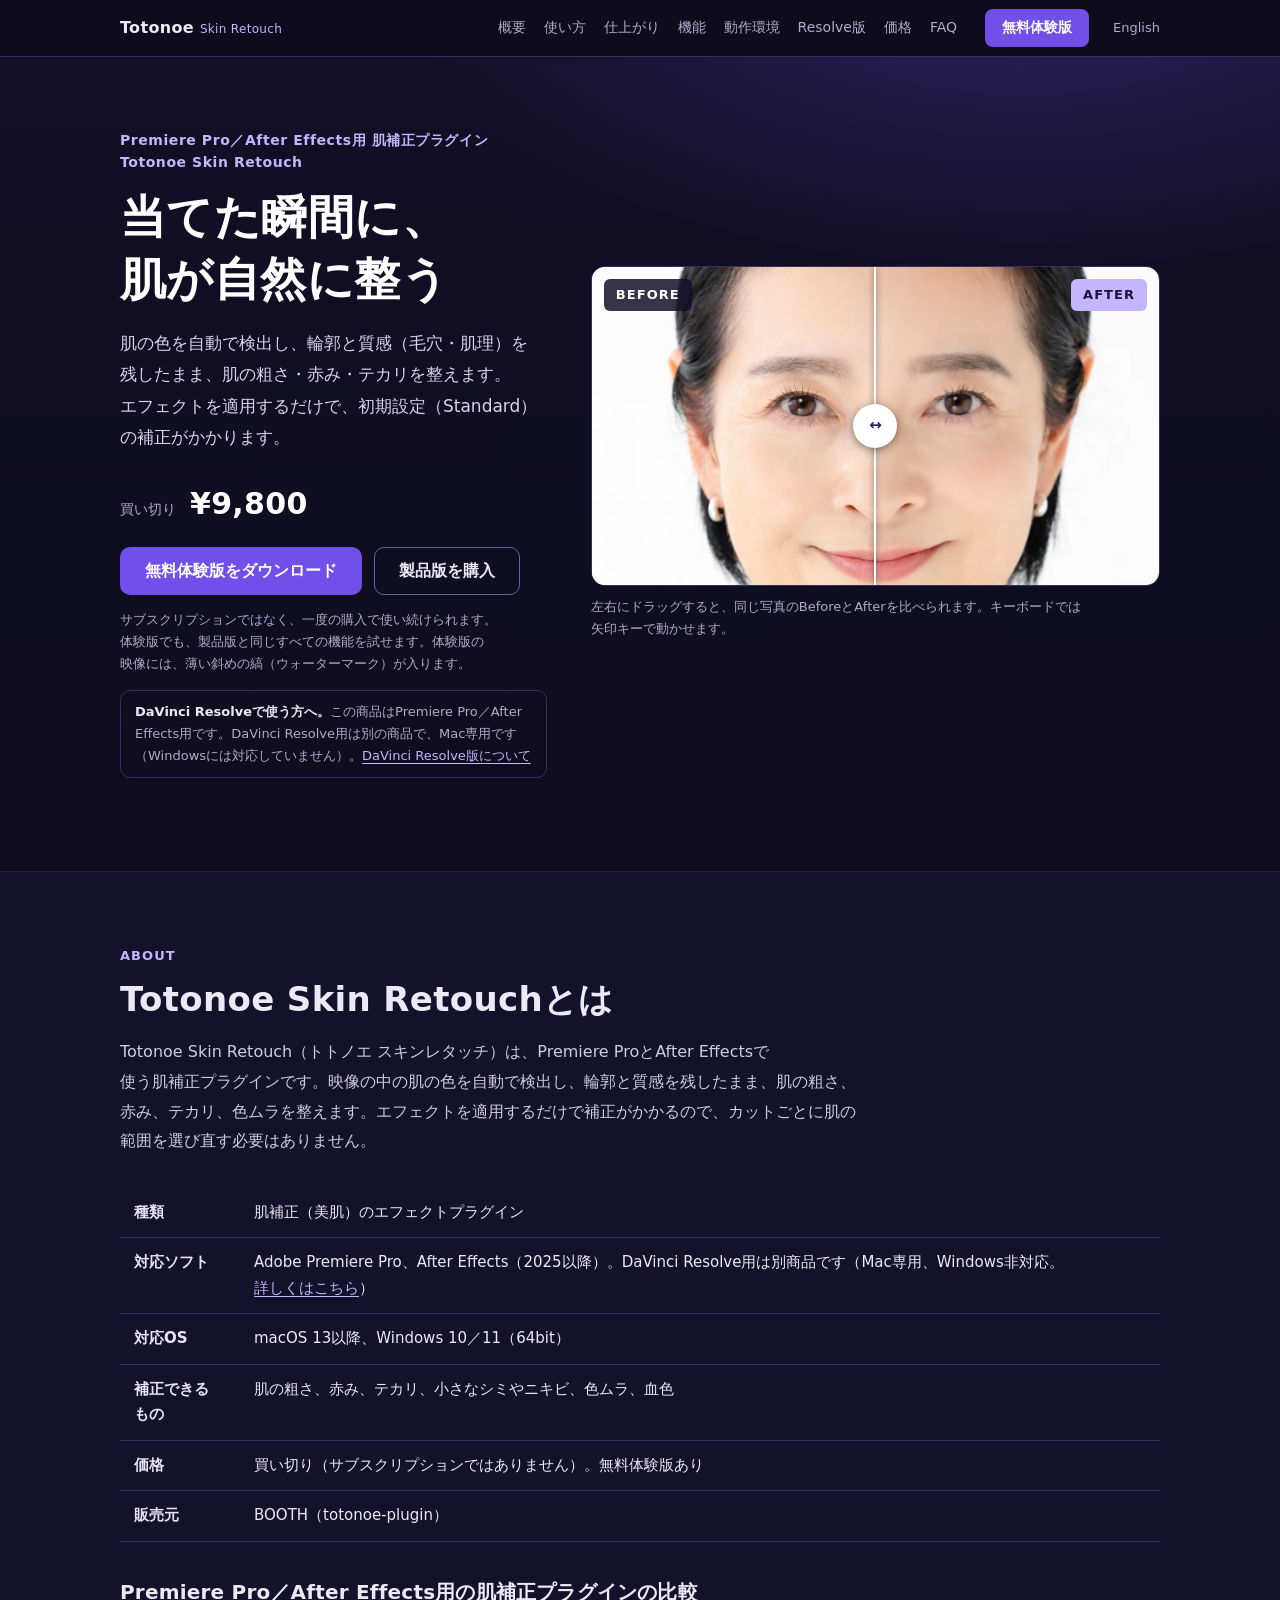
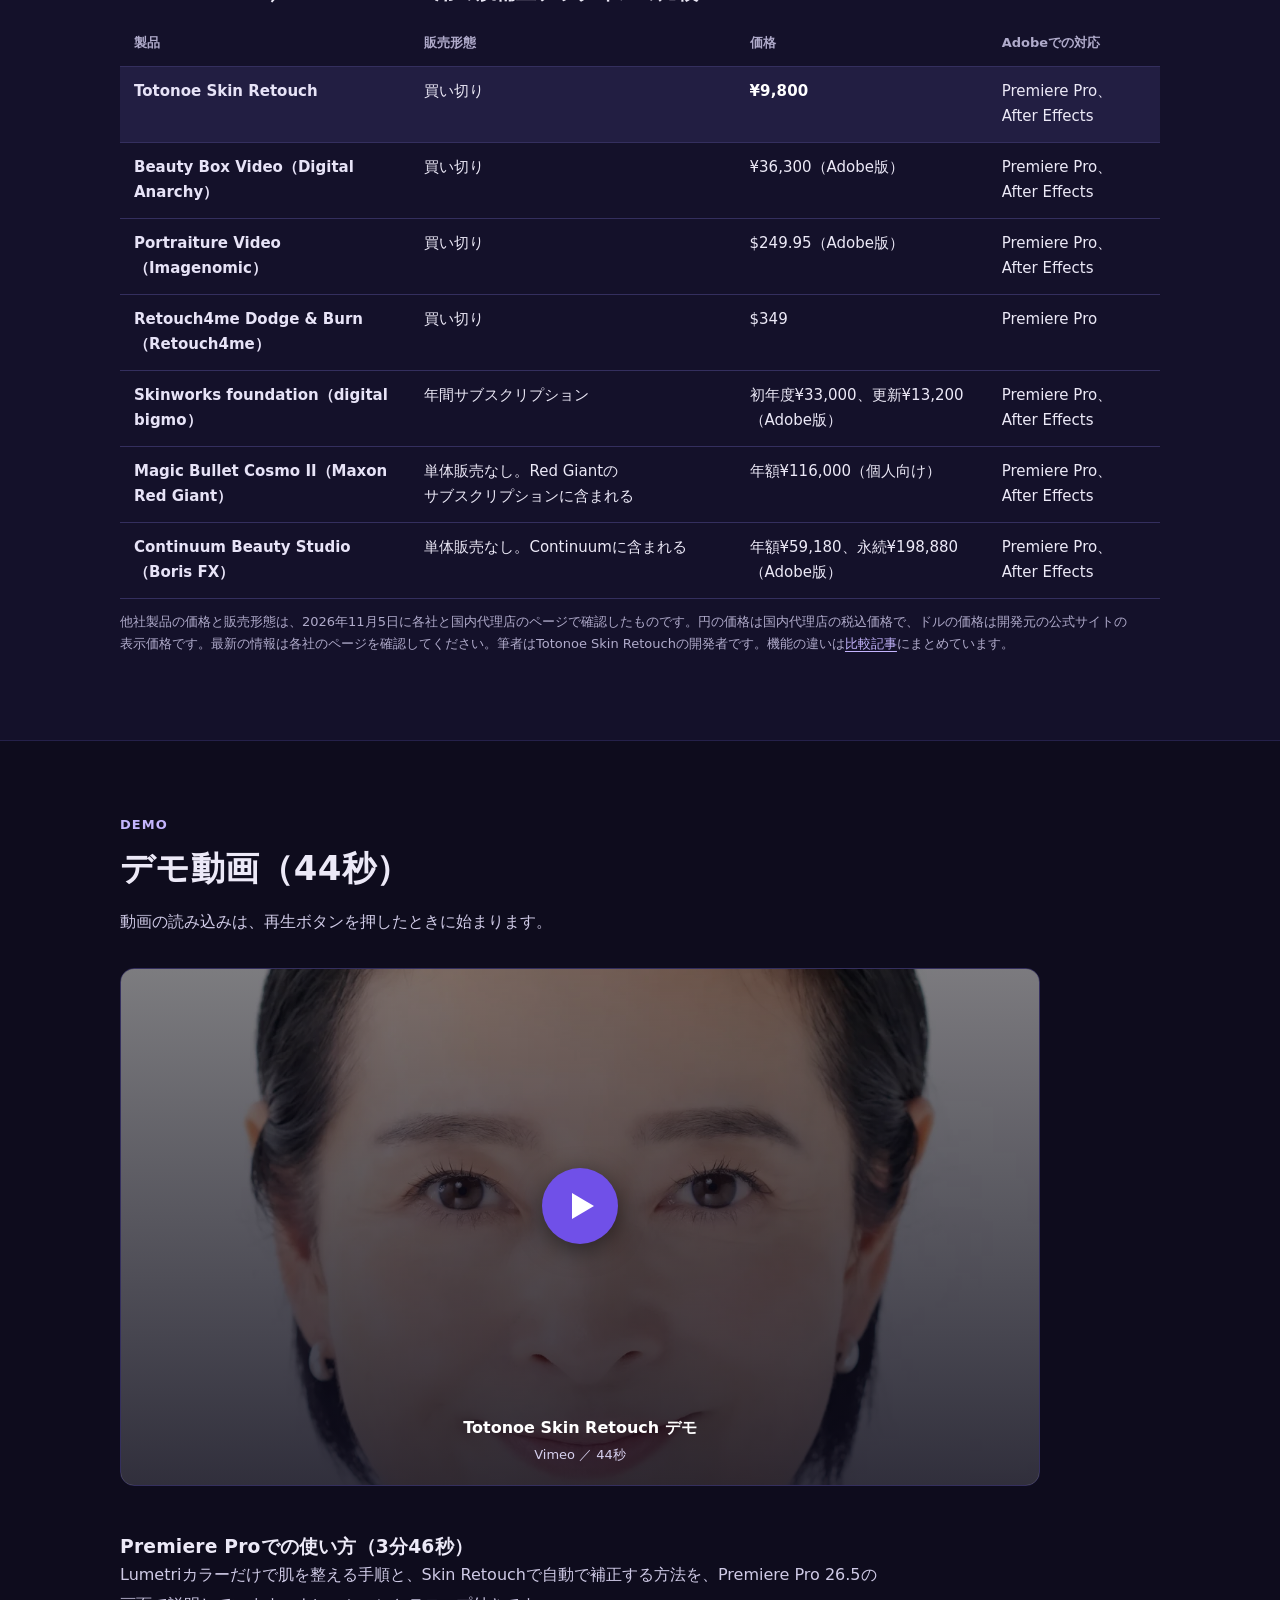
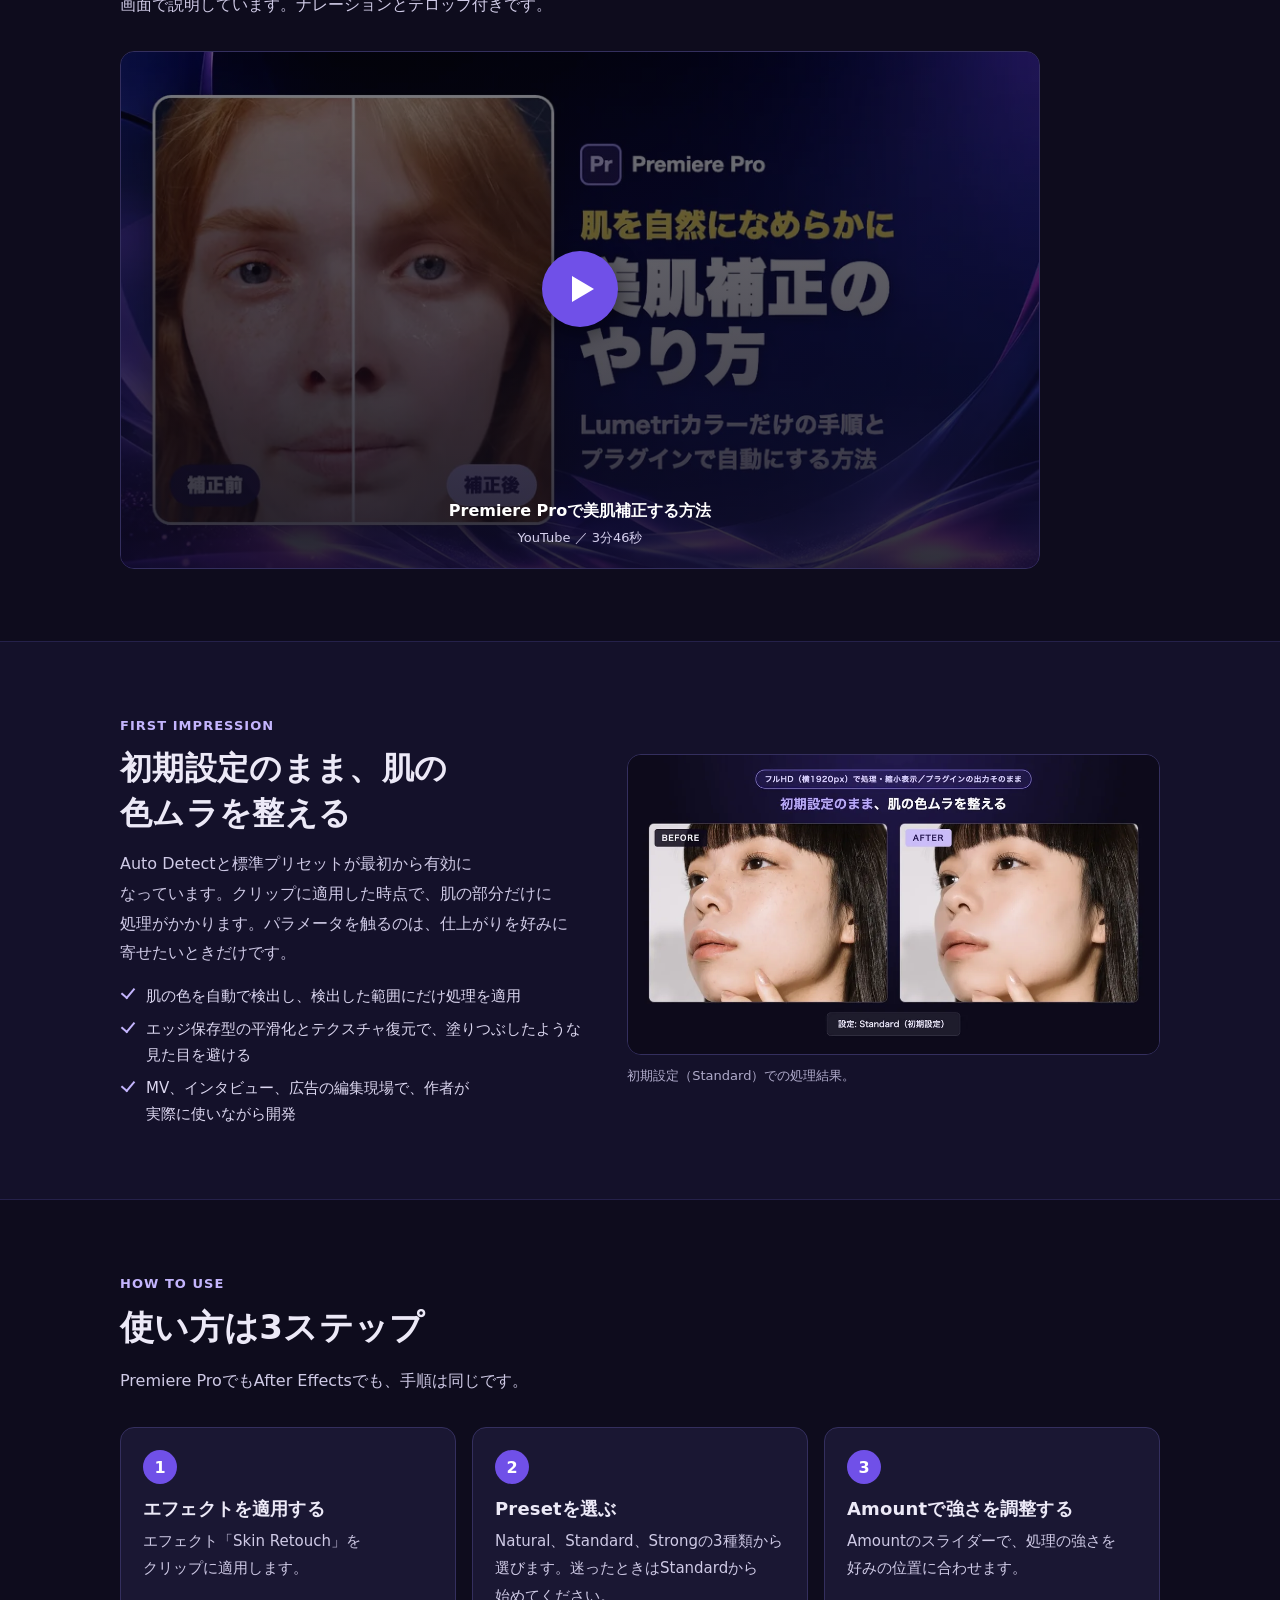
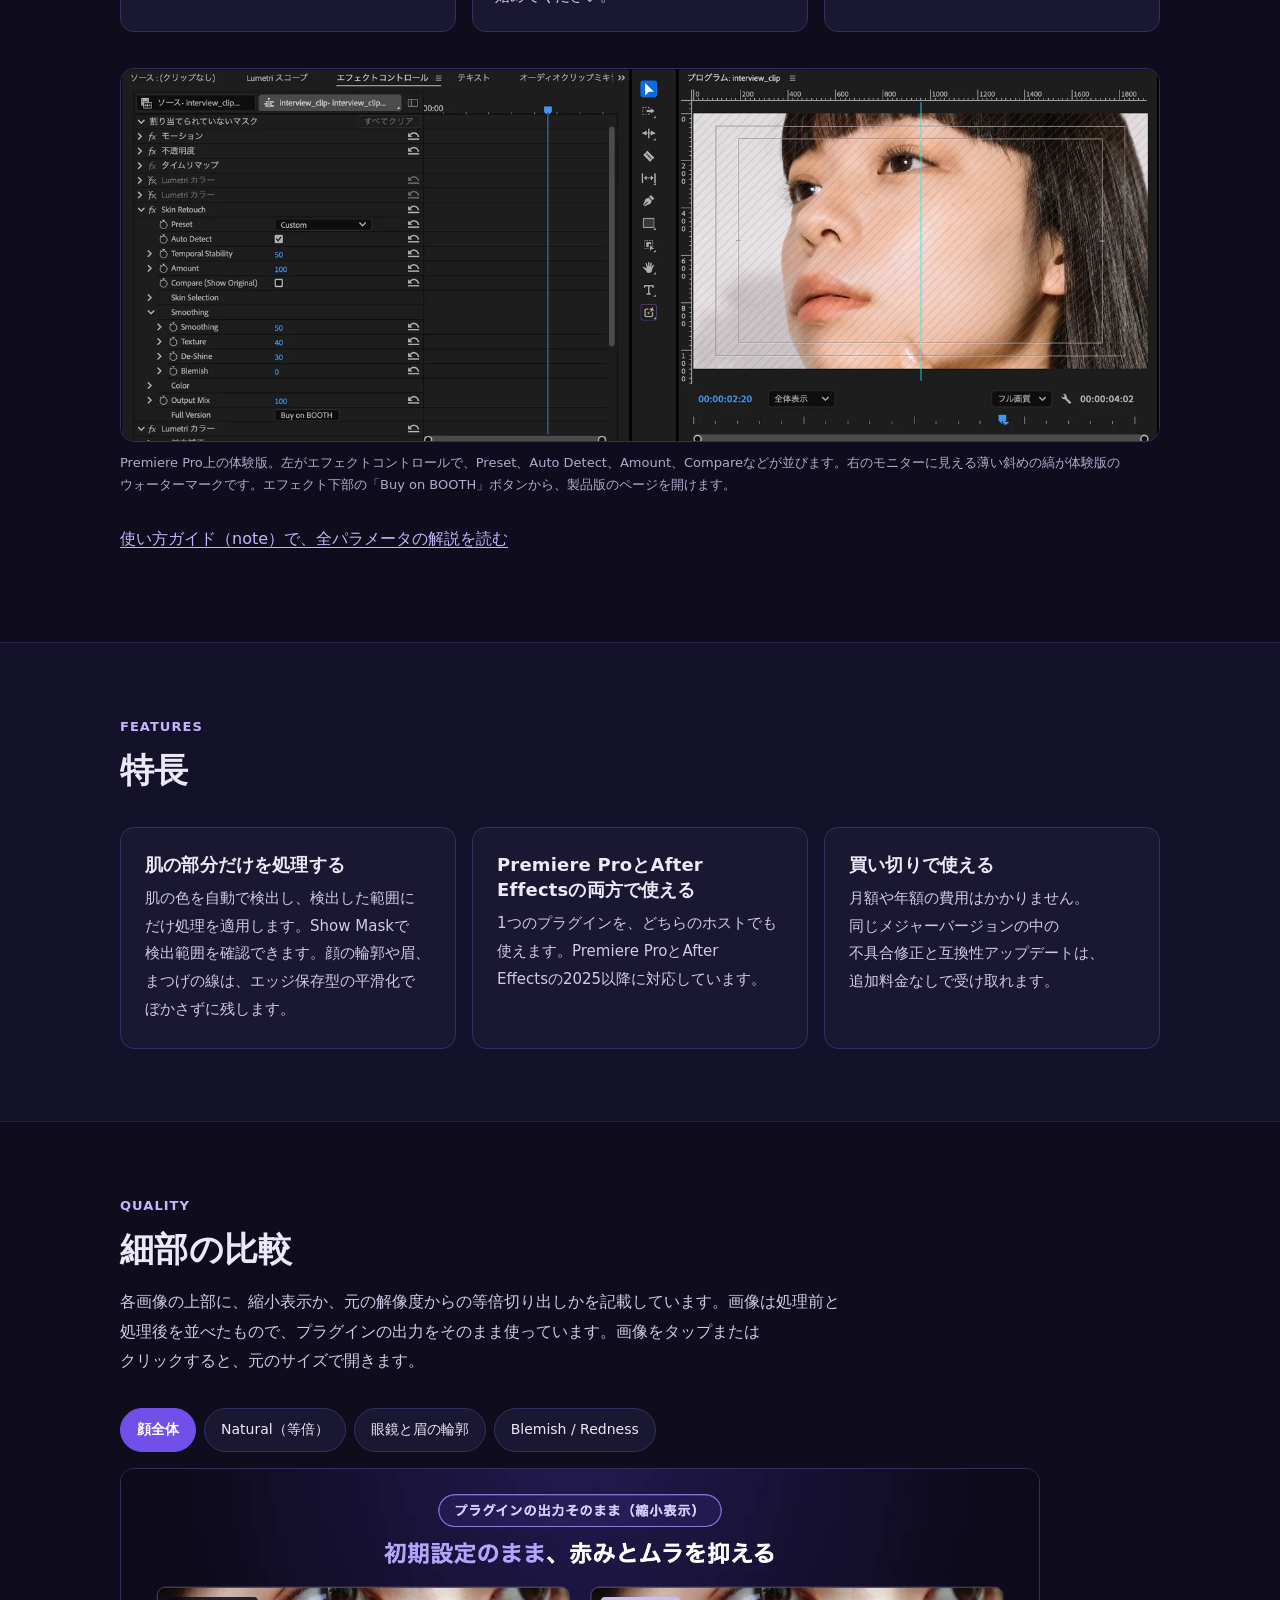
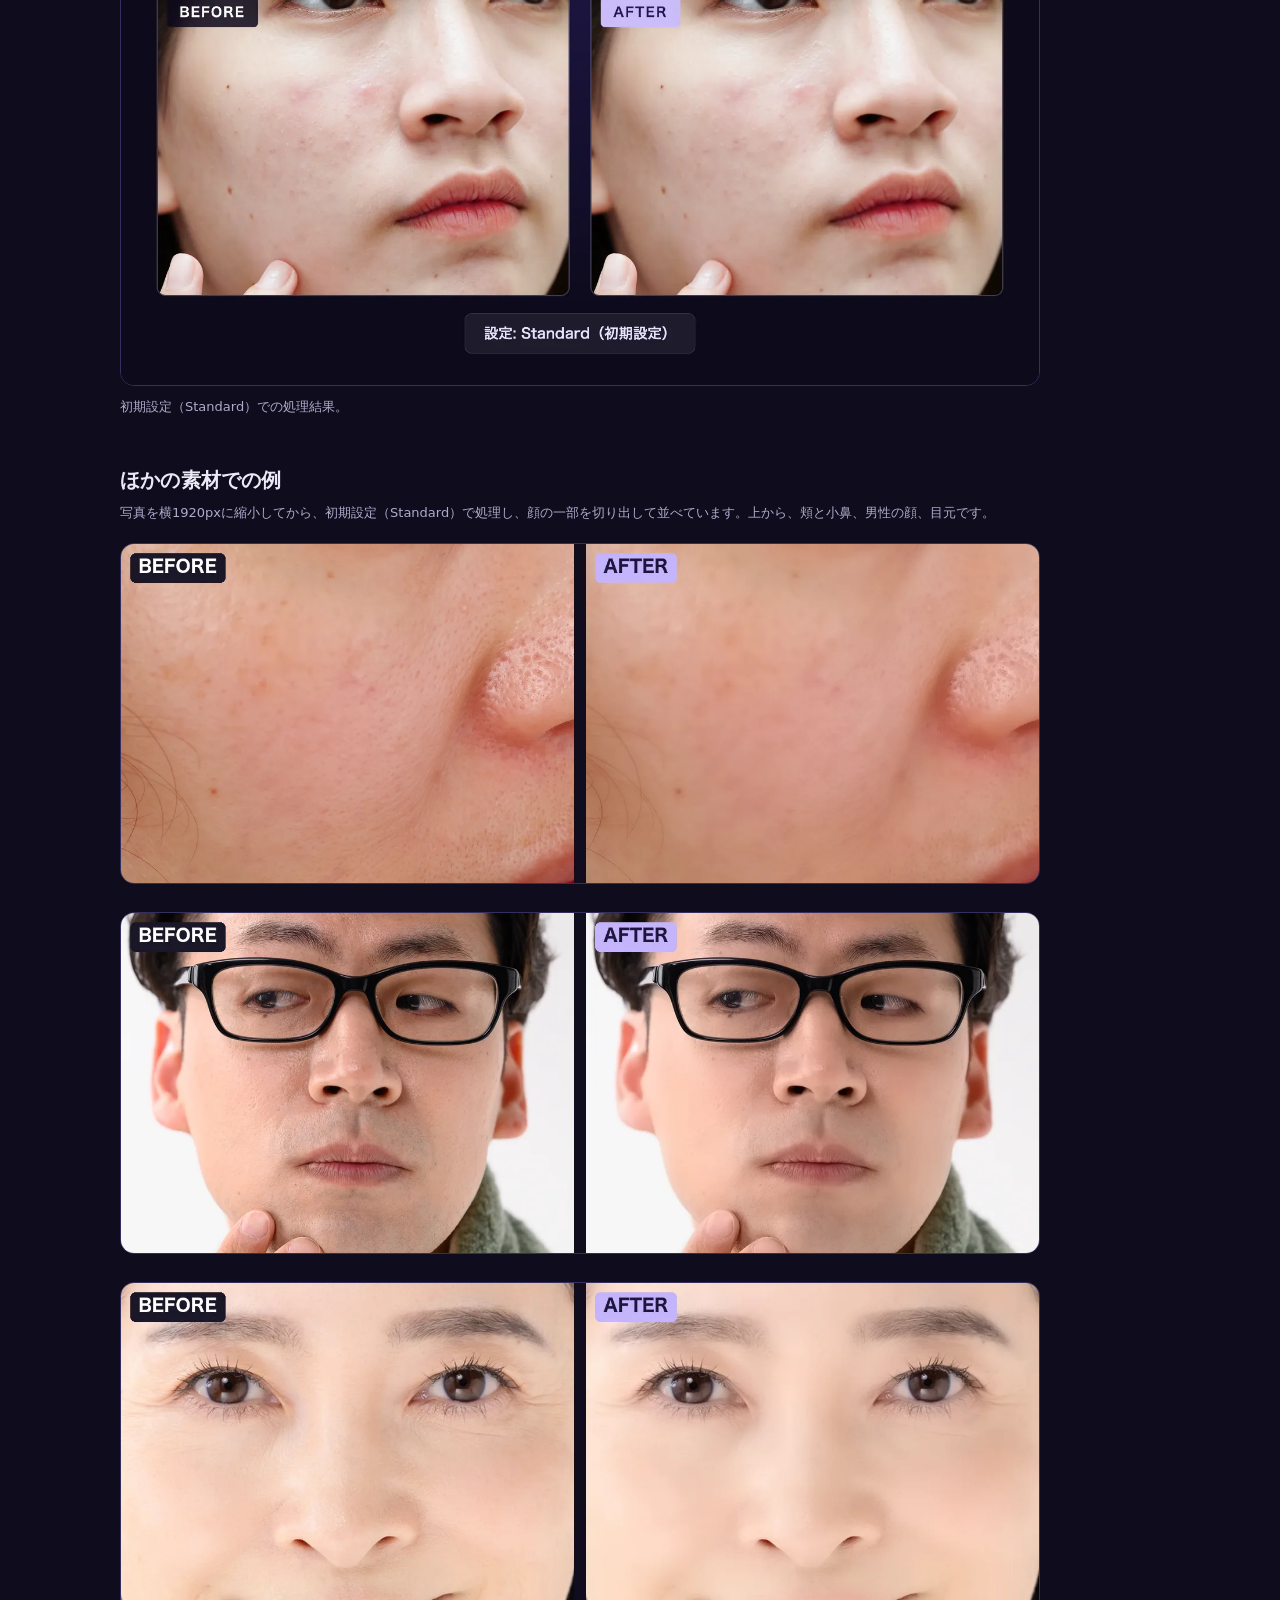
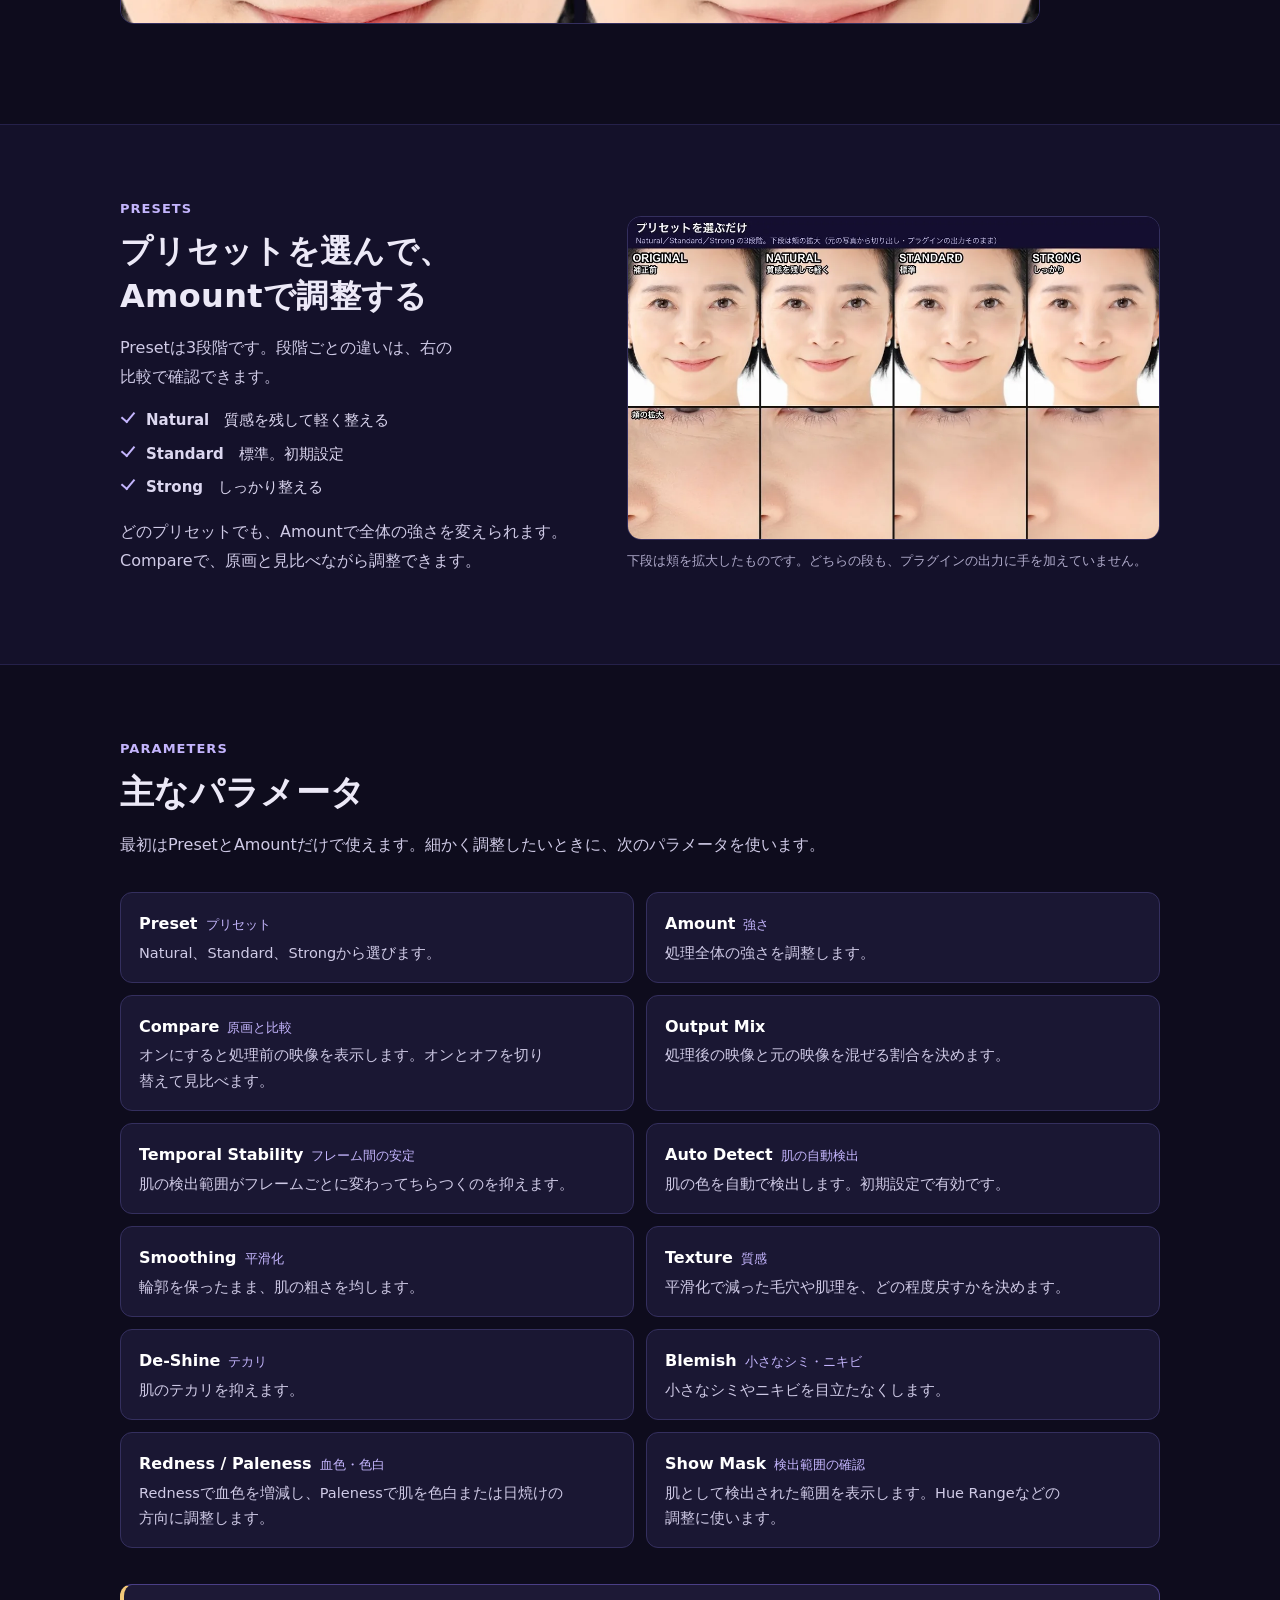
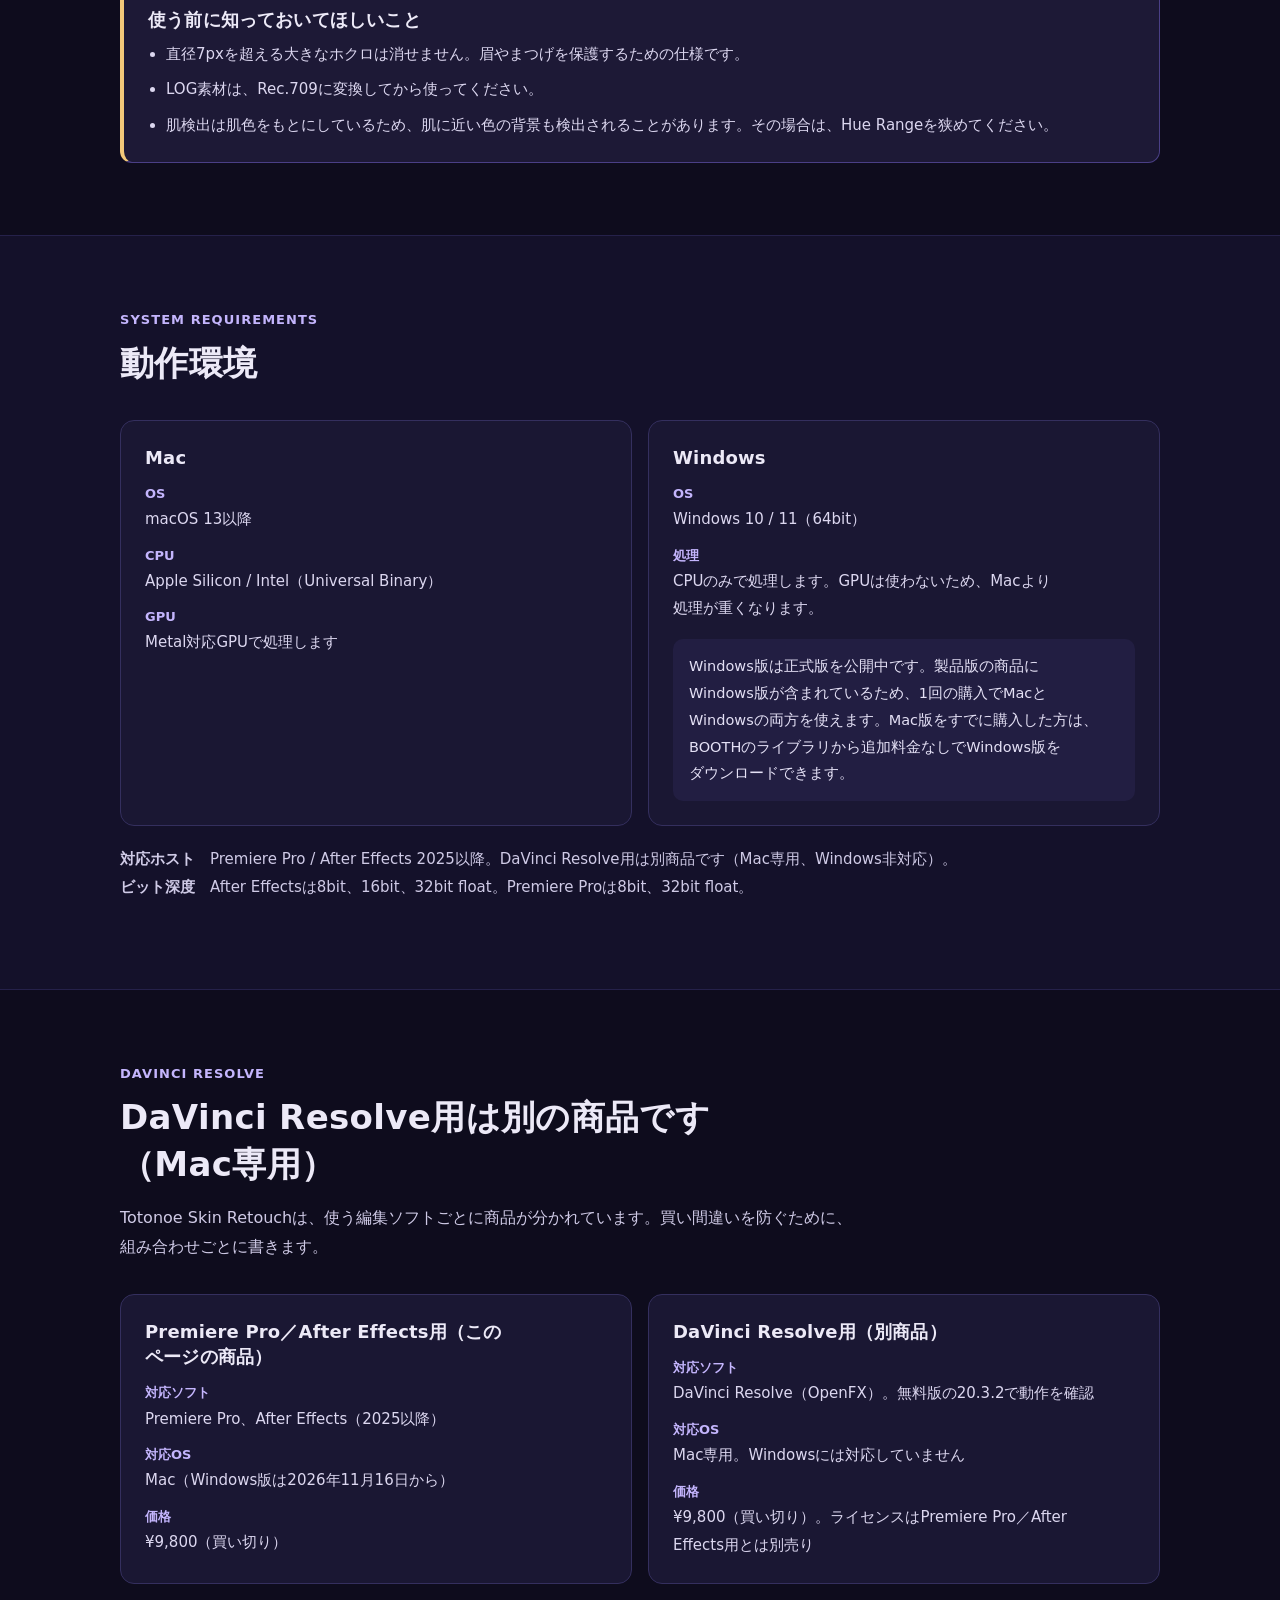
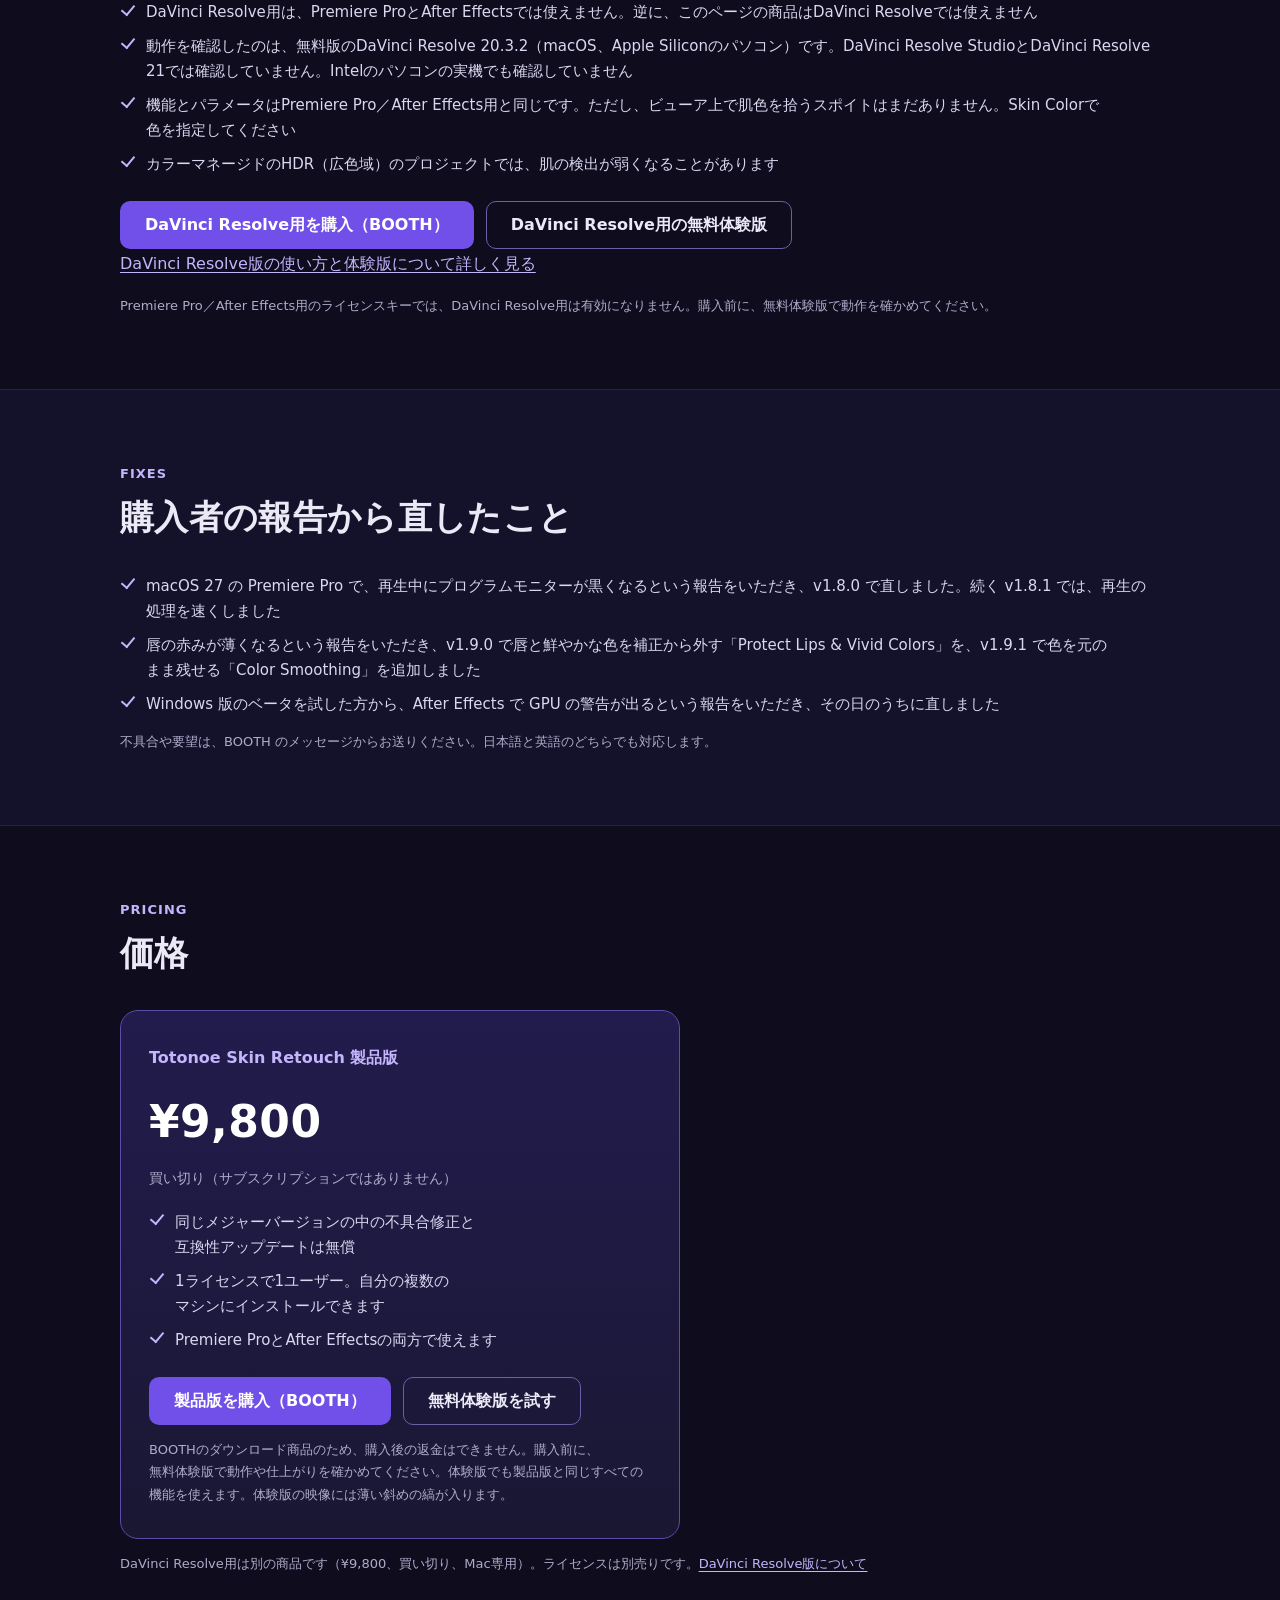
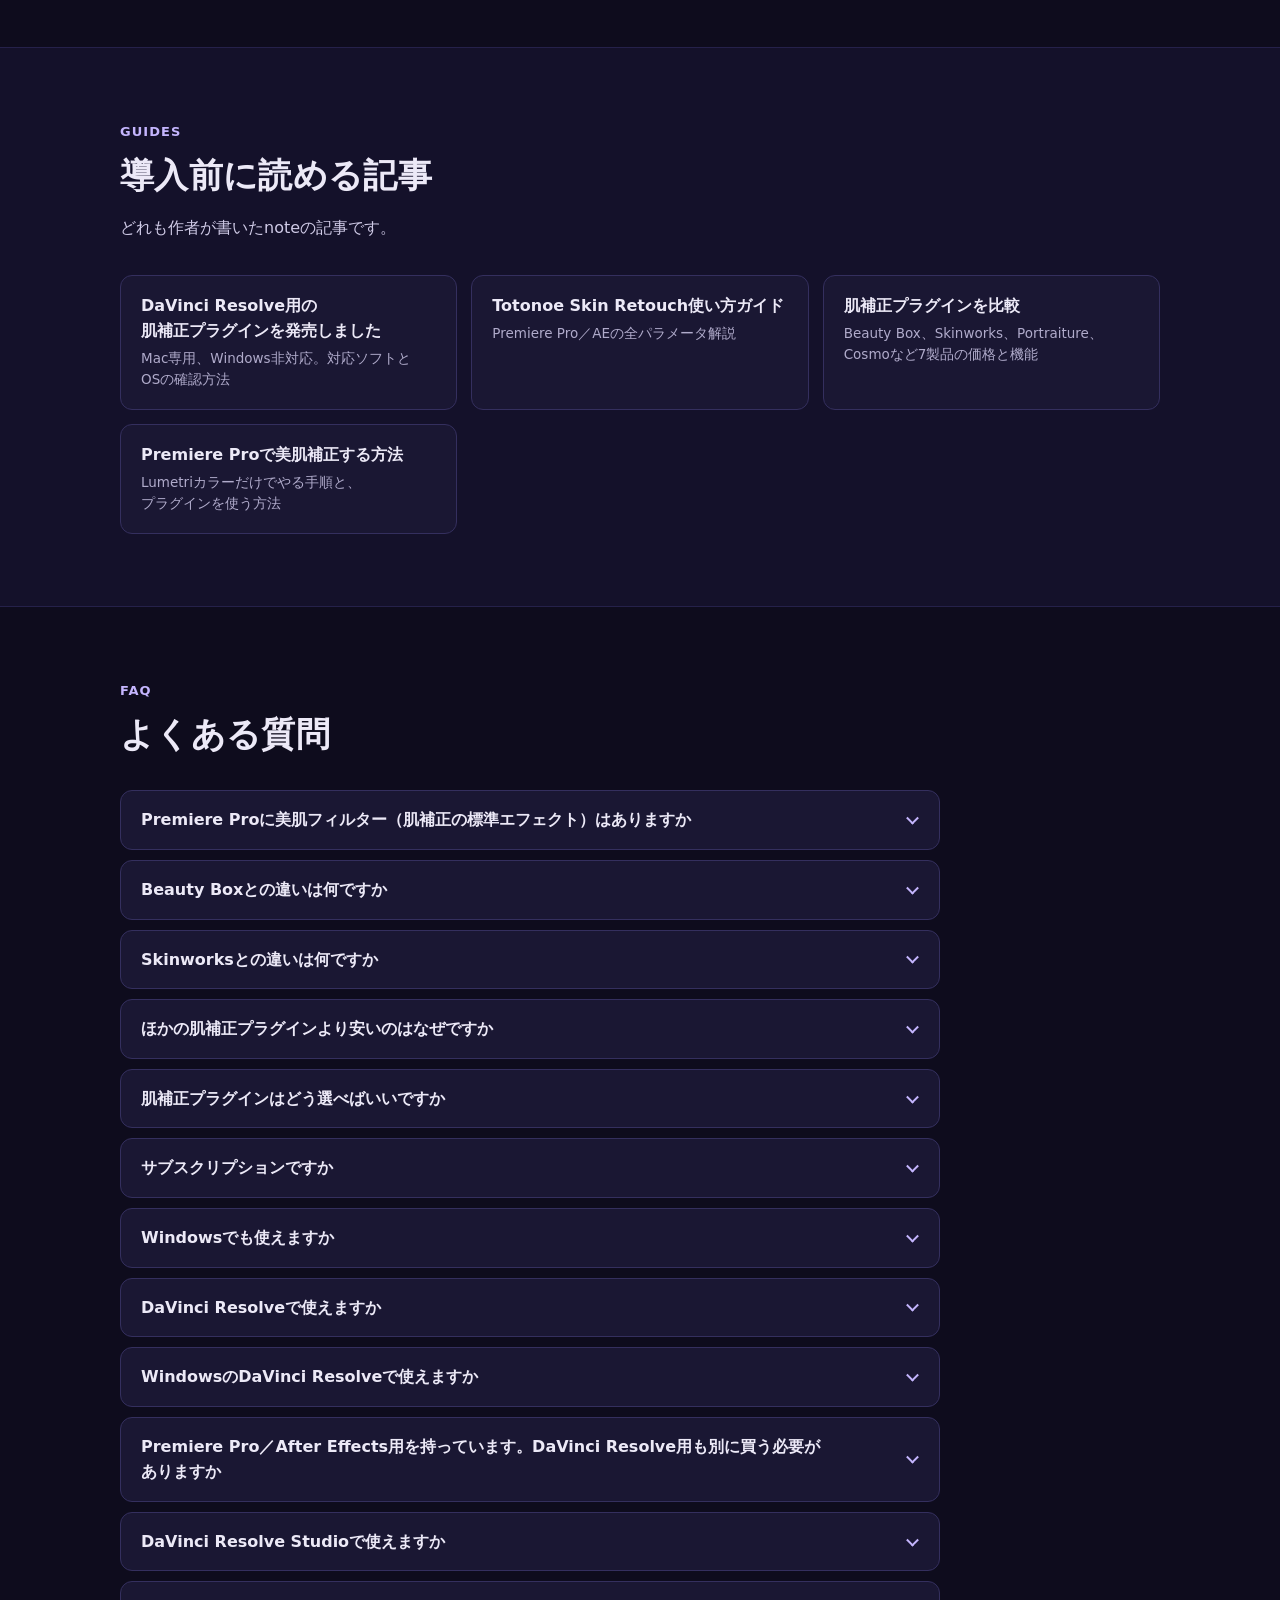
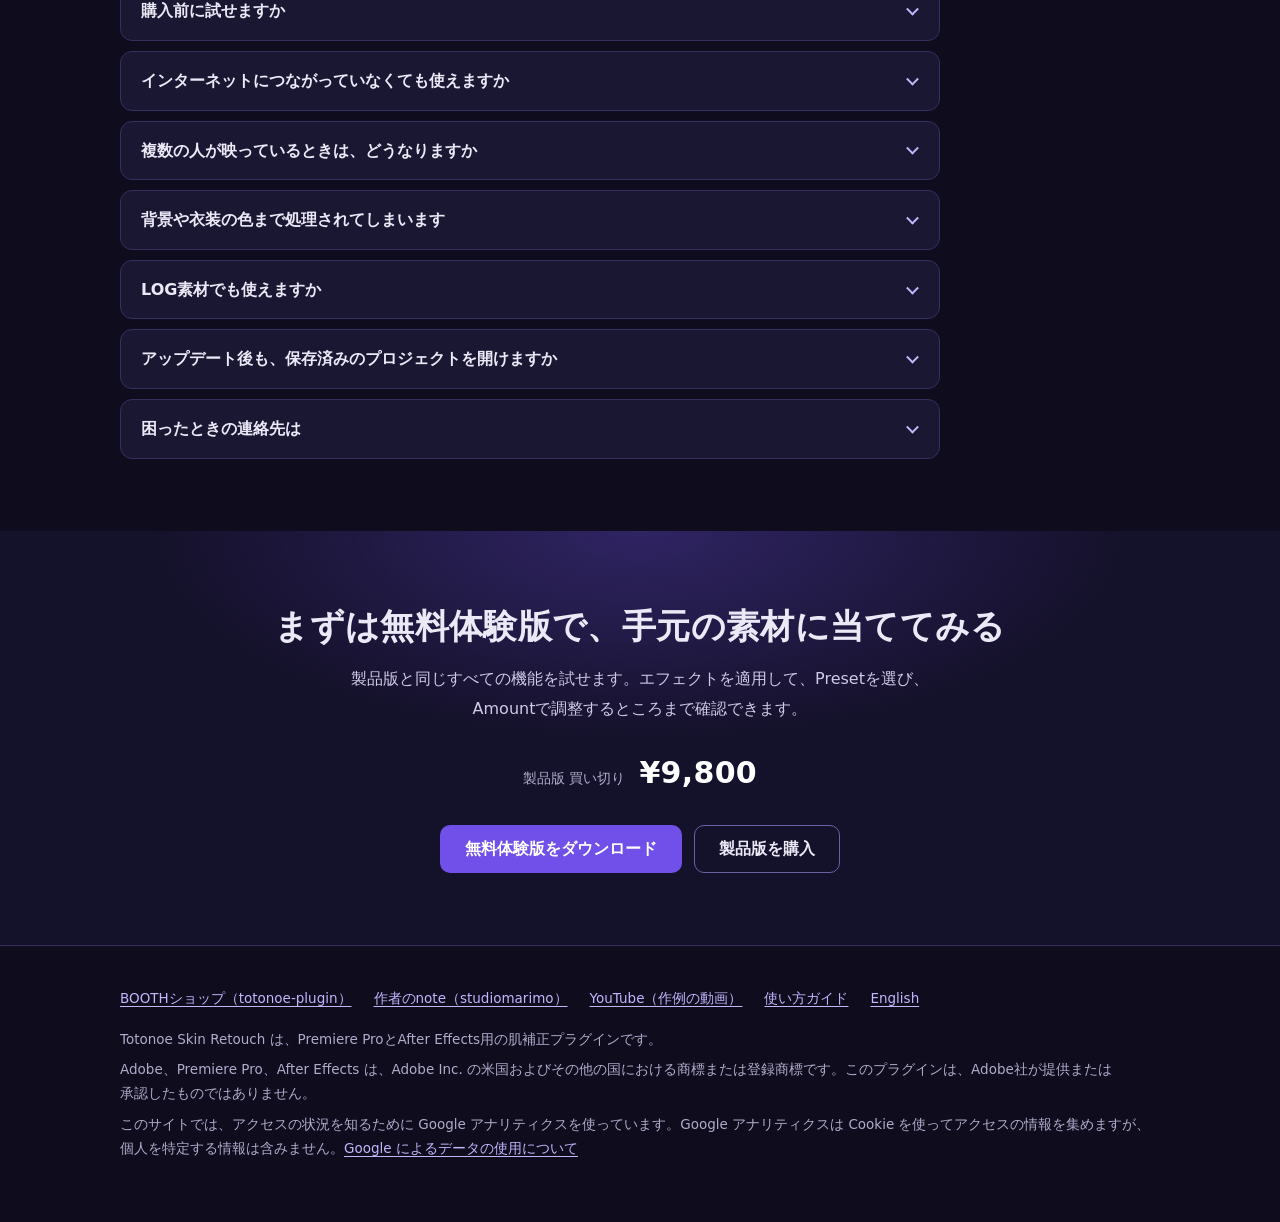
<file: index.html>
<!doctype html>
<html lang="ja">
<head>
<meta charset="utf-8">
<meta name="viewport" content="width=device-width, initial-scale=1">
<meta name="google-site-verification" content="e6J8e4YNZP-3c-Rs9XxOJ2nsVT1r5pZWP1B64bGH3dc">
<meta name="msvalidate.01" content="DB861FED12CBEB97E3E42093D2C7AD16">
<!-- Google アナリティクス（GA4）。BOOTH のショップ設定にも同じ測定 ID を入れてある -->
<script async src="https://www.googletagmanager.com/gtag/js?id=G-DPGWX3PMB1"></script>
<script>
  window.dataLayer = window.dataLayer || [];
  function gtag(){dataLayer.push(arguments);}
  gtag('js', new Date());
  gtag('config', 'G-DPGWX3PMB1');
</script>
<!--
  公開URLの差し替え:
  canonical / og:url / og:image / twitter:image / JSON-LD の url は絶対URLが必要なため、
  すべて下の仮URLで書いてある。公開先が決まったら次のコマンドで一括置換する。
    sed -i '' 's#https://totonoe.designstudiomarimo.com/#https://新しいURL/#g' index.html
  それ以外のリンクと画像はすべて相対パス。
-->
<title>肌補正プラグイン Totonoe Skin Retouch｜Premiere Pro・After Effects用（買い切り・無料体験版あり）</title>
<meta name="description" content="Premiere ProとAfter Effectsで使える肌補正（美肌）プラグイン。肌の色を自動で検出し、輪郭と質感を残したまま、肌の粗さ・赤み・テカリ・色ムラを整えます。MacとWindowsに対応、買い切り、無料体験版あり。">
<link rel="canonical" href="https://totonoe.designstudiomarimo.com/">
<link rel="alternate" hreflang="ja" href="https://totonoe.designstudiomarimo.com/">
<link rel="alternate" hreflang="en" href="https://totonoe.designstudiomarimo.com/en/">
<link rel="alternate" hreflang="x-default" href="https://totonoe.designstudiomarimo.com/">
<meta name="theme-color" content="#0e0c1d">
<link rel="icon" href="assets/favicon.svg" type="image/svg+xml">

<meta property="og:type" content="website">
<meta property="og:locale" content="ja_JP">
<meta property="og:site_name" content="Totonoe Skin Retouch">
<meta property="og:title" content="肌補正プラグイン Totonoe Skin Retouch｜Premiere Pro・After Effects用（買い切り・無料体験版あり）">
<meta property="og:description" content="エフェクトを当てた瞬間に、輪郭と質感を残したまま肌が整う。Premiere ProとAfter Effectsの両方で使える買い切りプラグイン。無料体験版あり。">
<meta property="og:url" content="https://totonoe.designstudiomarimo.com/">
<meta property="og:image" content="https://totonoe.designstudiomarimo.com/assets/ogp.jpg">
<meta property="og:image:width" content="1200">
<meta property="og:image:height" content="630">
<meta name="twitter:card" content="summary_large_image">
<meta name="twitter:title" content="肌補正プラグイン Totonoe Skin Retouch｜Premiere Pro・After Effects用（買い切り・無料体験版あり）">
<meta name="twitter:description" content="エフェクトを当てた瞬間に、輪郭と質感を残したまま肌が整う。買い切り、無料体験版あり。">
<meta name="twitter:image" content="https://totonoe.designstudiomarimo.com/assets/ogp.jpg">

<link rel="preload" as="image" href="assets/hero-after.webp" type="image/webp">
<link rel="stylesheet" href="assets/style.css">

<!-- GA4: 測定IDを受け取ったらここに入れる -->

<script type="application/ld+json">
{
 "@context": "https://schema.org",
 "@graph": [
  {
   "@type": "VideoObject",
   "@id": "https://totonoe.designstudiomarimo.com/#howto-video",
   "name": "Premiere Proで美肌補正する方法｜Lumetriカラーの手順と、プラグインで自動にする方法",
   "description": "Premiere Proで人物の肌をなめらかにする方法を2つ説明する手順動画。標準機能のLumetriカラー（HSLセカンダリ）だけで補正する手順と、肌補正プラグイン「Totonoe Skin Retouch」で自動で補正する方法。画面はPremiere Pro 26.5（Mac）。",
   "thumbnailUrl": "https://i.ytimg.com/vi/w-jRwJQedCg/maxresdefault.jpg",
   "uploadDate": "2026-11-16T12:20:00+09:00",
   "duration": "PT3M46S",
   "inLanguage": "ja",
   "embedUrl": "https://www.youtube.com/embed/w-jRwJQedCg",
   "contentUrl": "https://www.youtube.com/watch?v=w-jRwJQedCg",
   "about": {"@id": "https://totonoe.designstudiomarimo.com/#software"}
  },
  {
   "@type": "SoftwareApplication",
   "@id": "https://totonoe.designstudiomarimo.com/#software",
   "name": "Totonoe Skin Retouch",
   "alternateName": [
    "トトノエ スキンレタッチ",
    "Skin Retouch"
   ],
   "applicationCategory": "MultimediaApplication",
   "applicationSubCategory": "肌補正プラグイン（Premiere Pro／After Effects用）",
   "operatingSystem": "macOS 13以降, Windows 10/11 (64-bit)",
   "softwareRequirements": "Adobe Premiere Pro または After Effects 2025以降",
   "softwareVersion": "1.8.0",
   "description": "Premiere ProとAfter Effectsで使える肌補正（美肌）プラグイン。肌の色を自動で検出し、輪郭と質感を残したまま、肌の粗さ・赤み・テカリ・色ムラを整えます。MacとWindowsに対応、買い切り、無料体験版あり。",
   "url": "https://totonoe.designstudiomarimo.com/",
   "image": "https://totonoe.designstudiomarimo.com/assets/ogp.jpg",
   "inLanguage": "ja",
   "featureList": [
    "肌の色の自動検出",
    "輪郭と質感を残した肌の平滑化",
    "テカリの抑制（De-Shine）",
    "小さなシミとニキビの軽減（Blemish）",
    "赤みと色白の調整（Redness／Paleness）",
    "フレーム間のちらつきの抑制（Temporal Stability）"
   ],
   "offers": {
    "@type": "Offer",
    "price": 9800,
    "priceCurrency": "JPY",
    "availability": "https://schema.org/InStock",
    "url": "https://totonoe-plugin.booth.pm/items/8663073"
   },
   "publisher": {
    "@type": "Organization",
    "name": "design studio marimo",
    "url": "https://note.com/studiomarimo"
   },
   "sameAs": [
    "https://totonoe-plugin.booth.pm/items/8663073",
    "https://note.com/studiomarimo/n/ne22e71d9b7e5",
    "https://hukkuu.gumroad.com/l/totonoe-skin-retouch",
    "https://www.youtube.com/@totonoe-plugin",
    "https://x.com/totonoe_plugin",
    "https://note.com/studiomarimo",
    "https://totonoestudio.substack.com"
   ]
  },
  {
   "@type": "SoftwareApplication",
   "@id": "https://totonoe.designstudiomarimo.com/#software-resolve",
   "name": "Totonoe Skin Retouch for DaVinci Resolve",
   "alternateName": [
    "Totonoe Skin Retouch（DaVinci Resolve用）"
   ],
   "applicationCategory": "MultimediaApplication",
   "applicationSubCategory": "肌補正プラグイン（DaVinci Resolve用、OpenFX）",
   "operatingSystem": "macOS",
   "softwareRequirements": "DaVinci Resolve（無料版20.3.2、Apple Siliconのパソコンで動作確認。StudioとResolve 21は未確認）。Windowsには対応していません",
   "description": "DaVinci Resolve用の肌補正（美肌）プラグイン（OpenFX）。Mac専用で、Windowsには対応していません。肌の色を自動で検出し、輪郭と質感を残したまま、肌の粗さや赤みを整えます。Premiere ProとAfter Effectsでは使えません（別商品）。買い切り、無料体験版あり。",
   "url": "https://totonoe.designstudiomarimo.com/#resolve",
   "inLanguage": "ja",
   "featureList": [
    "肌の色の自動検出",
    "輪郭と質感を残した肌の平滑化",
    "テカリの抑制（De-Shine）",
    "小さなシミとニキビの軽減（Blemish）",
    "赤みと色白の調整（Redness／Paleness）",
    "フレーム間のちらつきの抑制（Temporal Stability）"
   ],
   "offers": {
    "@type": "Offer",
    "price": 9800,
    "priceCurrency": "JPY",
    "availability": "https://schema.org/InStock",
    "url": "https://totonoe-plugin.booth.pm/items/9143928"
   },
   "publisher": {
    "@type": "Organization",
    "name": "design studio marimo",
    "url": "https://note.com/studiomarimo"
   }
  },
  {
   "@type": "FAQPage",
   "@id": "https://totonoe.designstudiomarimo.com/#faq",
   "mainEntity": [
    {
     "@type": "Question",
     "name": "Premiere Proに美肌フィルター（肌補正の標準エフェクト）はありますか",
     "acceptedAnswer": {
      "@type": "Answer",
      "text": "ありません。Premiere Proには、美肌フィルターや、肌補正・美肌加工のための専用のエフェクトはありません。標準機能では、Lumetriカラーの「HSLセカンダリ」で肌を選んで補正します。カットや照明が変わるたびに肌を選び直す手間がかかるので、カット数が多い案件では肌補正プラグインを使うと時間を減らせます。標準機能の手順はこちらの記事に書いています。"
     }
    },
    {
     "@type": "Question",
     "name": "Beauty Boxとの違いは何ですか",
     "acceptedAnswer": {
      "@type": "Answer",
      "text": "どちらも買い切りのプラグインで、肌を検出して補正します。Totonoe Skin Retouchは通常価格¥9,800で、対応ソフトはPremiere ProとAfter Effectsです（DaVinci Resolve用は別商品で、Mac専用です）。Beauty Box VideoのAdobe版は¥36,300（2026年11月5日時点）で、DaVinci ResolveやFinal Cut Pro向けの版もあります。詳しくは比較記事を見てください。"
     }
    },
    {
     "@type": "Question",
     "name": "Skinworksとの違いは何ですか",
     "acceptedAnswer": {
      "@type": "Answer",
      "text": "Totonoe Skin Retouchは通常価格¥9,800の買い切りで、1つのエフェクトで肌のなめらかさ、テカリ、小さなシミ、赤みを調整します。SkinworksのAdobe版は年間サブスクリプションで、初年度¥33,000、更新¥13,200です（foundation、2026年11月5日時点）。肌ムラを整えるfoundation、ニキビやホクロを除去するconcealer、ハイライトを強調するglossに分かれています。DaVinci ResolveやNuke向けの版もあります。"
     }
    },
    {
     "@type": "Question",
     "name": "ほかの肌補正プラグインより安いのはなぜですか",
     "acceptedAnswer": {
      "@type": "Answer",
      "text": "機能と対応範囲を絞っているからです。肌補正の1つのエフェクトだけで、顔の検出、AIを使ったマスク、歯や白目を明るくする機能はありません。対応する編集ソフトは、Premiere ProとAfter Effects（DaVinci Resolve用は別商品で、Mac専用です）に絞っています。開発は個人で行い、BOOTHで直接販売しています。複数人が映るカットで1人ずつ補正を分けたいときや、Final Cut ProやWindowsのDaVinci Resolveでも使いたいときは、ほかの製品のほうが合います。詳しくはAIでの肌補正と価格の違いをまとめた記事に書いています。"
     }
    },
    {
     "@type": "Question",
     "name": "肌補正プラグインはどう選べばいいですか",
     "acceptedAnswer": {
      "@type": "Answer",
      "text": "まず、使っている編集ソフトに対応しているかを確かめます。次に、買い切りかサブスクリプションかと、予算で候補を絞ります。ほとんどの製品に体験版があるので、最後は自分の素材で試して決めるのが確実です。選ぶ順番と3年間の費用は選び方の記事に、製品ごとの違いは比較記事にまとめています。"
     }
    },
    {
     "@type": "Question",
     "name": "サブスクリプションですか",
     "acceptedAnswer": {
      "@type": "Answer",
      "text": "いいえ、買い切りです。月額や年額の費用はかかりません。同じメジャーバージョンの中の不具合修正と互換性アップデートは、無償で受け取れます。"
     }
    },
    {
     "@type": "Question",
     "name": "Windowsでも使えますか",
     "acceptedAnswer": {
      "@type": "Answer",
      "text": "Windows 10 / 11（64bit）で使えます。2026年11月16日に、製品版の商品へWindows版の正式版を追加しました。1回の購入でMacとWindowsの両方を使えます。Mac版をすでに購入した方は、BOOTHのライブラリから追加料金なしでWindows版をダウンロードできます。 Windows版はCPUだけで処理するため、Macより処理が重くなります。詳しくは動作環境を見てください。 この回答はPremiere Pro／After Effects用の商品についてです。DaVinci Resolve用は別の商品で、Mac専用です。DaVinci ResolveでWindowsのパソコンを使う場合は、対応していません。"
     }
    },
    {
     "@type": "Question",
     "name": "DaVinci Resolveで使えますか",
     "acceptedAnswer": {
      "@type": "Answer",
      "text": "DaVinci Resolve用の商品を、別に用意しています。Mac専用で、Windowsには対応していません。このページの商品（Premiere Pro／After Effects用）は、DaVinci Resolveでは使えません。動作を確認したのは、無料版のDaVinci Resolve 20.3.2（macOS、Apple Siliconのパソコン）です。DaVinci Resolve StudioとDaVinci Resolve 21では確認していません。DaVinci Resolve用の価格は¥9,800の買い切りで、ライセンスはこのページの商品とは別売りです。購入前に、無料体験版で動作を確かめてください。"
     }
    },
    {
     "@type": "Question",
     "name": "WindowsのDaVinci Resolveで使えますか",
     "acceptedAnswer": {
      "@type": "Answer",
      "text": "使えません。DaVinci Resolve用の商品はMac専用で、Windows版はありません。"
     }
    },
    {
     "@type": "Question",
     "name": "Premiere Pro／After Effects用を持っています。DaVinci Resolve用も別に買う必要がありますか",
     "acceptedAnswer": {
      "@type": "Answer",
      "text": "必要です。ライセンスは別売りで、Premiere Pro／After Effects用のライセンスキーではDaVinci Resolve用は有効になりません。"
     }
    },
    {
     "@type": "Question",
     "name": "DaVinci Resolve Studioで使えますか",
     "acceptedAnswer": {
      "@type": "Answer",
      "text": "動作を確認していません。無料版のDaVinci Resolve 20.3.2でだけ確認しました。無料体験版でお試しください。"
     }
    },
    {
     "@type": "Question",
     "name": "購入前に試せますか",
     "acceptedAnswer": {
      "@type": "Answer",
      "text": "無料体験版をBOOTHで配布しています。製品版と同じすべての機能を使えます。体験版の映像には、薄い斜めの縞（ウォーターマーク）が入ります。ダウンロード商品のため購入後の返金はできないので、体験版で動作と仕上がりを確かめてから購入してください。"
     }
    },
    {
     "@type": "Question",
     "name": "インターネットにつながっていなくても使えますか",
     "acceptedAnswer": {
      "@type": "Answer",
      "text": "はい。インストールしたあとは、インターネットにつながっていなくても使えます。映像の処理はすべてパソコンの中で行い、映像を外部のサーバーに送りません。プラグインは通信をせず、ライセンスもパソコンの中で確認します。ブラウザが開くのは、エフェクトの「User Guide」か「Buy on BOOTH」のボタンを押したときだけです。"
     }
    },
    {
     "@type": "Question",
     "name": "複数の人が映っているときは、どうなりますか",
     "acceptedAnswer": {
      "@type": "Answer",
      "text": "同じ系統の肌色の人には、全員に処理が適用されます。特定の人だけに適用したいときは、Premiere ProやAfter Effects側のマスクと併用してください。"
     }
    },
    {
     "@type": "Question",
     "name": "背景や衣装の色まで処理されてしまいます",
     "acceptedAnswer": {
      "@type": "Answer",
      "text": "肌の色をもとに検出するため、肌に近い色の背景や小物を拾うことがあります。Show Maskで検出範囲を確認し、Hue Rangeを狭めてください。"
     }
    },
    {
     "@type": "Question",
     "name": "LOG素材でも使えますか",
     "acceptedAnswer": {
      "@type": "Answer",
      "text": "LOG素材は、Rec.709に変換してから使ってください。"
     }
    },
    {
     "@type": "Question",
     "name": "アップデート後も、保存済みのプロジェクトを開けますか",
     "acceptedAnswer": {
      "@type": "Answer",
      "text": "開けます。パラメータの識別子をバージョンの間で固定しているため、保存済みのプロジェクトでも各パラメータの値が引き継がれます。"
     }
    },
    {
     "@type": "Question",
     "name": "困ったときの連絡先は",
     "acceptedAnswer": {
      "@type": "Answer",
      "text": "BOOTHのメッセージで受け付けています。日本語と英語のどちらでも対応します。"
     }
    }
   ]
  }
 ]
}
</script>
</head>
<body>
<a class="skip" href="#main">本文へ移動</a>

<div class="banner" id="banner" hidden></div>

<header class="site-header">
  <div class="wrap">
    <a class="brand" href="#top">Totonoe<small>Skin Retouch</small></a>
    <nav class="nav" aria-label="ページ内メニュー">
      <a href="#about">概要</a>
      <a href="#steps">使い方</a>
      <a href="#quality">仕上がり</a>
      <a href="#params">機能</a>
      <a href="#specs">動作環境</a>
      <a href="#resolve">Resolve版</a>
      <a href="#pricing">価格</a>
      <a href="#faq">FAQ</a>
    </nav>
    <a class="btn btn-primary btn-sm header-cta" href="https://totonoe-plugin.booth.pm/items/8892910" rel="noopener">無料体験版</a>
    <a href="en/" hreflang="en" lang="en" style="margin-left:4px;font-size:13px;color:var(--muted);text-decoration:none;white-space:nowrap">English</a>
  </div>
</header>

<main id="main">

<!-- ヒーロー -->
<section class="hero" id="top">
  <div class="wrap">
    <div class="hero-grid">
      <div class="hero-copy">
        <h1 class="eyebrow">Premiere Pro／After Effects用 肌補正プラグイン Totonoe Skin Retouch</h1>
        <p class="hero-title">当てた瞬間に、<br class="br-sp">肌が自然に整う</p>
        <p class="lead">肌の色を自動で検出し、輪郭と質感（毛穴・肌理）を残したまま、肌の粗さ・赤み・テカリを整えます。エフェクトを適用するだけで、初期設定（Standard）の補正がかかります。</p>
        <div class="price-line">
          <span class="label">買い切り</span>
          <span class="js-price"><span class="price-now">&yen;9,800</span></span>
        </div>
        <div class="btn-row">
          <a class="btn btn-primary" href="https://totonoe-plugin.booth.pm/items/8892910" rel="noopener">無料体験版をダウンロード</a>
          <a class="btn btn-ghost" href="https://totonoe-plugin.booth.pm/items/8663073" rel="noopener">製品版を購入</a>
        </div>
        <p class="price-note">サブスクリプションではなく、一度の購入で使い続けられます。体験版でも、製品版と同じすべての機能を試せます。体験版の映像には、薄い斜めの縞（ウォーターマーク）が入ります。</p>
        <p class="host-note"><strong>DaVinci Resolveで使う方へ。</strong>この商品はPremiere Pro／After Effects用です。DaVinci Resolve用は別の商品で、Mac専用です（Windowsには対応していません）。<a href="#resolve">DaVinci Resolve版について</a></p>
      </div>

      <div class="cmp-wrap">
        <div class="cmp" role="group" aria-label="肌補正のBefore/After比較">
          <img class="img-after" src="assets/hero-after.webp" width="960" height="540" alt="肌補正後のフレーム（After）" fetchpriority="high">
          <img class="img-before" src="assets/hero-before.webp" width="960" height="540" alt="肌補正前のフレーム（Before）">
          <span class="cmp-tag t-before">BEFORE</span>
          <span class="cmp-tag t-after">AFTER</span>
          <div class="cmp-handle" role="slider" tabindex="0" aria-label="BeforeとAfterの境界位置" aria-orientation="horizontal" aria-valuemin="0" aria-valuemax="100" aria-valuenow="50" aria-valuetext="左側がBefore、右側がAfter。境界は左から50%の位置"><span class="cmp-knob" aria-hidden="true">&harr;</span></div>
        </div>
        <p class="cap">左右にドラッグすると、同じ写真のBeforeとAfterを比べられます。キーボードでは矢印キーで動かせます。</p>
      </div>
    </div>
  </div>
</section>

<!-- 製品の概要と比較 -->
<section class="alt" id="about">
  <div class="wrap">
    <div class="sec-head">
      <p class="kicker">ABOUT</p>
      <h2>Totonoe Skin Retouchとは</h2>
      <p>Totonoe Skin Retouch（トトノエ スキンレタッチ）は、Premiere ProとAfter Effectsで使う肌補正プラグインです。映像の中の肌の色を自動で検出し、輪郭と質感を残したまま、肌の粗さ、赤み、テカリ、色ムラを整えます。エフェクトを適用するだけで補正がかかるので、カットごとに肌の範囲を選び直す必要はありません。</p>
    </div>
    <div class="table-wrap">
      <table class="facts">
        <tr><th scope="row">種類</th><td>肌補正（美肌）のエフェクトプラグイン</td></tr>
        <tr><th scope="row">対応ソフト</th><td>Adobe Premiere Pro、After Effects（2025以降）。DaVinci Resolve用は別商品です（Mac専用、Windows非対応。<a href="#resolve">詳しくはこちら</a>）</td></tr>
        <tr><th scope="row">対応OS</th><td>macOS 13以降、Windows 10／11（64bit）</td></tr>
        <tr><th scope="row">補正できるもの</th><td>肌の粗さ、赤み、テカリ、小さなシミやニキビ、色ムラ、血色</td></tr>
        <tr><th scope="row">価格</th><td>買い切り（サブスクリプションではありません）。無料体験版あり</td></tr>
        <tr><th scope="row">販売元</th><td>BOOTH（totonoe-plugin）</td></tr>
      </table>
    </div>

    <h3 class="sub-h">Premiere Pro／After Effects用の肌補正プラグインの比較</h3>
    <div class="table-wrap">
      <table class="compare">
        <thead><tr><th scope="col">製品</th><th scope="col">販売形態</th><th scope="col">価格</th><th scope="col">Adobeでの対応</th></tr></thead>
        <tbody>
          <tr><th scope="row">Totonoe Skin Retouch</th><td>買い切り</td><td><span class="js-price"><span class="price-now">&yen;9,800</span></span></td><td>Premiere Pro、After Effects</td></tr>
          <tr><th scope="row">Beauty Box Video（Digital Anarchy）</th><td>買い切り</td><td>&yen;36,300（Adobe版）</td><td>Premiere Pro、After Effects</td></tr>
          <tr><th scope="row">Portraiture Video（Imagenomic）</th><td>買い切り</td><td>$249.95（Adobe版）</td><td>Premiere Pro、After Effects</td></tr>
          <tr><th scope="row">Retouch4me Dodge &amp; Burn（Retouch4me）</th><td>買い切り</td><td>$349</td><td>Premiere Pro</td></tr>
          <tr><th scope="row">Skinworks foundation（digital bigmo）</th><td>年間サブスクリプション</td><td>初年度&yen;33,000、更新&yen;13,200（Adobe版）</td><td>Premiere Pro、After Effects</td></tr>
          <tr><th scope="row">Magic Bullet Cosmo II（Maxon Red Giant）</th><td>単体販売なし。Red Giantのサブスクリプションに含まれる</td><td>年額&yen;116,000（個人向け）</td><td>Premiere Pro、After Effects</td></tr>
          <tr><th scope="row">Continuum Beauty Studio（Boris FX）</th><td>単体販売なし。Continuumに含まれる</td><td>年額&yen;59,180、永続&yen;198,880（Adobe版）</td><td>Premiere Pro、After Effects</td></tr>
        </tbody>
      </table>
    </div>
    <p class="cap">他社製品の価格と販売形態は、2026年11月5日に各社と国内代理店のページで確認したものです。円の価格は国内代理店の税込価格で、ドルの価格は開発元の公式サイトの表示価格です。最新の情報は各社のページを確認してください。筆者はTotonoe Skin Retouchの開発者です。機能の違いは<a href="https://note.com/studiomarimo/n/nf96661de9817" rel="noopener">比較記事</a>にまとめています。</p>
  </div>
</section>

<!-- デモ動画 -->
<section id="demo">
  <div class="wrap">
    <div class="sec-head">
      <p class="kicker">DEMO</p>
      <h2>デモ動画（44秒）</h2>
      <p>動画の読み込みは、再生ボタンを押したときに始まります。</p>
    </div>
    <a class="video" href="https://vimeo.com/1233972310" data-vimeo="1233972310" rel="noopener" aria-label="デモ動画を再生する（Vimeo、44秒）">
      <img src="assets/hero-after.webp" width="960" height="540" alt="" loading="lazy" decoding="async">
      <span class="play" aria-hidden="true"></span>
      <span class="vt">Totonoe Skin Retouch デモ<small>Vimeo ／ 44秒</small></span>
    </a>
    <div class="sec-head" style="margin-top:48px">
      <h3>Premiere Proでの使い方（3分46秒）</h3>
      <p>Lumetriカラーだけで肌を整える手順と、Skin Retouchで自動で補正する方法を、Premiere Pro 26.5の画面で説明しています。ナレーションとテロップ付きです。</p>
    </div>
    <a class="video" href="https://www.youtube.com/watch?v=w-jRwJQedCg" data-youtube="w-jRwJQedCg" data-title="Premiere Proで美肌補正する方法（手順動画）" rel="noopener" aria-label="手順動画を再生する（YouTube、3分46秒）">
      <img src="assets/howto-jp.webp" width="960" height="540" alt="" loading="lazy" decoding="async">
      <span class="play" aria-hidden="true"></span>
      <span class="vt">Premiere Proで美肌補正する方法<small>YouTube ／ 3分46秒</small></span>
    </a>
  </div>
</section>

<!-- 初期設定 -->
<section class="alt" id="default">
  <div class="wrap">
    <div class="split">
      <div class="txt">
        <p class="sec-head kicker" style="margin:0 0 8px;color:var(--accent);font-size:13px;font-weight:700;letter-spacing:.08em">FIRST IMPRESSION</p>
        <h2>初期設定のまま、肌の色ムラを整える</h2>
        <p>Auto Detectと標準プリセットが最初から有効になっています。クリップに適用した時点で、肌の部分だけに処理がかかります。パラメータを触るのは、仕上がりを好みに寄せたいときだけです。</p>
        <ul class="checks">
          <li>肌の色を自動で検出し、検出した範囲にだけ処理を適用</li>
          <li>エッジ保存型の平滑化とテクスチャ復元で、塗りつぶしたような見た目を避ける</li>
          <li>MV、インタビュー、広告の編集現場で、作者が実際に使いながら開発</li>
        </ul>
      </div>
      <figure>
        <a class="zoom" href="assets/default-before-after.webp" target="_blank" rel="noopener"><img src="assets/default-before-after.webp" width="1024" height="576" alt="初期設定（Standard）での処理前と処理後の比較" loading="lazy" decoding="async"></a>
        <figcaption class="cap">初期設定（Standard）での処理結果。</figcaption>
      </figure>
    </div>
  </div>
</section>

<!-- 使い方 -->
<section id="steps">
  <div class="wrap">
    <div class="sec-head">
      <p class="kicker">HOW TO USE</p>
      <h2>使い方は3ステップ</h2>
      <p>Premiere ProでもAfter Effectsでも、手順は同じです。</p>
    </div>
    <ol class="steps">
      <li>
        <h3>エフェクトを適用する</h3>
        <p>エフェクト「Skin Retouch」をクリップに適用します。</p>
      </li>
      <li>
        <h3>Presetを選ぶ</h3>
        <p>Natural、Standard、Strongの3種類から選びます。迷ったときはStandardから始めてください。</p>
      </li>
      <li>
        <h3>Amountで強さを調整する</h3>
        <p>Amountのスライダーで、処理の強さを好みの位置に合わせます。</p>
      </li>
    </ol>
    <figure class="shot">
      <a class="zoom" href="assets/premiere-trial.webp" target="_blank" rel="noopener"><img src="assets/premiere-trial.webp" width="1600" height="574" alt="Premiere Proのエフェクトコントロールパネルに並ぶSkin Retouchのパラメータと、プログラムモニターに表示された体験版の斜めの縞" loading="lazy" decoding="async"></a>
      <figcaption class="cap">Premiere Pro上の体験版。左がエフェクトコントロールで、Preset、Auto Detect、Amount、Compareなどが並びます。右のモニターに見える薄い斜めの縞が体験版のウォーターマークです。エフェクト下部の「Buy on BOOTH」ボタンから、製品版のページを開けます。</figcaption>
    </figure>
    <p style="margin-top:28px"><a href="https://note.com/studiomarimo/n/n4d90fd2467b5" rel="noopener">使い方ガイド（note）で、全パラメータの解説を読む</a></p>
  </div>
</section>

<!-- 特長 -->
<section class="alt" id="features">
  <div class="wrap">
    <div class="sec-head">
      <p class="kicker">FEATURES</p>
      <h2>特長</h2>
    </div>
    <div class="grid-3">
      <div class="card">
        <h3>肌の部分だけを処理する</h3>
        <p>肌の色を自動で検出し、検出した範囲にだけ処理を適用します。Show Maskで検出範囲を確認できます。顔の輪郭や眉、まつげの線は、エッジ保存型の平滑化でぼかさずに残します。</p>
      </div>
      <div class="card">
        <h3>Premiere ProとAfter Effectsの両方で使える</h3>
        <p>1つのプラグインを、どちらのホストでも使えます。Premiere ProとAfter Effectsの2025以降に対応しています。</p>
      </div>
      <div class="card">
        <h3>買い切りで使える</h3>
        <p>月額や年額の費用はかかりません。同じメジャーバージョンの中の不具合修正と互換性アップデートは、追加料金なしで受け取れます。</p>
      </div>
    </div>
  </div>
</section>

<!-- 仕上がり -->
<section id="quality">
  <div class="wrap">
    <div class="sec-head">
      <p class="kicker">QUALITY</p>
      <h2>細部の比較</h2>
      <p>各画像の上部に、縮小表示か、元の解像度からの等倍切り出しかを記載しています。画像は処理前と処理後を並べたもので、プラグインの出力をそのまま使っています。画像をタップまたはクリックすると、元のサイズで開きます。</p>
    </div>

    <div data-tabs>
      <figure class="fig" id="fig-face" data-tab-label="顔全体">
        <a class="zoom" href="assets/detail-face.webp" target="_blank" rel="noopener"><img src="assets/detail-face.webp" width="1600" height="900" alt="初期設定（Standard）での処理前と処理後の比較。顔全体" loading="lazy" decoding="async"></a>
        <figcaption class="cap">初期設定（Standard）での処理結果。</figcaption>
      </figure>
      <figure class="fig" id="fig-pores" data-tab-label="Natural（等倍）">
        <a class="zoom" href="assets/detail-pores.webp" target="_blank" rel="noopener"><img src="assets/detail-pores.webp" width="1600" height="900" alt="Naturalプリセットでの処理前と処理後の比較。等倍の切り出し" loading="lazy" decoding="async"></a>
        <figcaption class="cap">Naturalプリセットでの処理結果。</figcaption>
      </figure>
      <figure class="fig" id="fig-edges" data-tab-label="眼鏡と眉の輪郭">
        <a class="zoom" href="assets/detail-edges.webp" target="_blank" rel="noopener"><img src="assets/detail-edges.webp" width="1600" height="900" alt="初期設定（Standard）での処理前と処理後の比較。眼鏡のフチと眉の輪郭" loading="lazy" decoding="async"></a>
        <figcaption class="cap">初期設定（Standard）での処理結果。</figcaption>
      </figure>
      <figure class="fig" id="fig-zoom" data-tab-label="Blemish / Redness">
        <a class="zoom" href="assets/detail-zoom.webp" target="_blank" rel="noopener"><img src="assets/detail-zoom.webp" width="1600" height="900" alt="StandardにBlemishとRednessを加えた設定での処理前と処理後の比較。等倍の切り出し" loading="lazy" decoding="async"></a>
        <figcaption class="cap">StandardにBlemish 50、Redness -15を加えた設定での処理結果。</figcaption>
      </figure>
    </div>

    <h3 class="sub-h" id="more-examples">ほかの素材での例</h3>
    <p class="cap" style="margin:0 0 18px">写真を横1920pxに縮小してから、初期設定（Standard）で処理し、顔の一部を切り出して並べています。上から、頬と小鼻、男性の顔、目元です。</p>
    <div class="fig"><img src="assets/ba-nose.webp" width="1580" height="585" alt="頬と小鼻の処理前と処理後" loading="lazy" decoding="async"></div>
    <div class="fig"><img src="assets/ba-man2.webp" width="1580" height="585" alt="眼鏡をかけた男性の顔の処理前と処理後" loading="lazy" decoding="async"></div>
    <div class="fig"><img src="assets/ba-eye.webp" width="1580" height="585" alt="目元の処理前と処理後" loading="lazy" decoding="async"></div>
  </div>
</section>

<!-- プリセット -->
<section class="alt" id="presets">
  <div class="wrap">
    <div class="split">
      <div class="txt">
        <p style="margin:0 0 8px;color:var(--accent);font-size:13px;font-weight:700;letter-spacing:.08em">PRESETS</p>
        <h2>プリセットを選んで、Amountで調整する</h2>
        <p>Presetは3段階です。段階ごとの違いは、右の比較で確認できます。</p>
        <ul class="checks">
          <li><strong>Natural</strong>　質感を残して軽く整える</li>
          <li><strong>Standard</strong>　標準。初期設定</li>
          <li><strong>Strong</strong>　しっかり整える</li>
        </ul>
        <p style="margin-top:16px">どのプリセットでも、Amountで全体の強さを変えられます。Compareで、原画と見比べながら調整できます。</p>
      </div>
      <figure>
        <a class="zoom" href="assets/presets.webp" target="_blank" rel="noopener"><img src="assets/presets.webp" width="1024" height="621" alt="補正前、Natural、Standard、Strongの4段階の比較。下段は頬の拡大" loading="lazy" decoding="async"></a>
        <figcaption class="cap">下段は頬を拡大したものです。どちらの段も、プラグインの出力に手を加えていません。</figcaption>
      </figure>
    </div>
  </div>
</section>

<!-- 機能一覧 -->
<section id="params">
  <div class="wrap">
    <div class="sec-head">
      <p class="kicker">PARAMETERS</p>
      <h2>主なパラメータ</h2>
      <p>最初はPresetとAmountだけで使えます。細かく調整したいときに、次のパラメータを使います。</p>
    </div>
    <dl class="params">
      <div><dt>Preset<span>プリセット</span></dt><dd>Natural、Standard、Strongから選びます。</dd></div>
      <div><dt>Amount<span>強さ</span></dt><dd>処理全体の強さを調整します。</dd></div>
      <div><dt>Compare<span>原画と比較</span></dt><dd>オンにすると処理前の映像を表示します。オンとオフを切り替えて見比べます。</dd></div>
      <div><dt>Output Mix</dt><dd>処理後の映像と元の映像を混ぜる割合を決めます。</dd></div>
      <div><dt>Temporal Stability<span>フレーム間の安定</span></dt><dd>肌の検出範囲がフレームごとに変わってちらつくのを抑えます。</dd></div>
      <div><dt>Auto Detect<span>肌の自動検出</span></dt><dd>肌の色を自動で検出します。初期設定で有効です。</dd></div>
      <div><dt>Smoothing<span>平滑化</span></dt><dd>輪郭を保ったまま、肌の粗さを均します。</dd></div>
      <div><dt>Texture<span>質感</span></dt><dd>平滑化で減った毛穴や肌理を、どの程度戻すかを決めます。</dd></div>
      <div><dt>De-Shine<span>テカリ</span></dt><dd>肌のテカリを抑えます。</dd></div>
      <div><dt>Blemish<span>小さなシミ・ニキビ</span></dt><dd>小さなシミやニキビを目立たなくします。</dd></div>
      <div><dt>Redness / Paleness<span>血色・色白</span></dt><dd>Rednessで血色を増減し、Palenessで肌を色白または日焼けの方向に調整します。</dd></div>
      <div><dt>Show Mask<span>検出範囲の確認</span></dt><dd>肌として検出された範囲を表示します。Hue Rangeなどの調整に使います。</dd></div>
    </dl>

    <div class="notice" style="margin-top:36px">
      <h3>使う前に知っておいてほしいこと</h3>
      <ul>
        <li>直径7pxを超える大きなホクロは消せません。眉やまつげを保護するための仕様です。</li>
        <li>LOG素材は、Rec.709に変換してから使ってください。</li>
        <li>肌検出は肌色をもとにしているため、肌に近い色の背景も検出されることがあります。その場合は、Hue Rangeを狭めてください。</li>
      </ul>
    </div>
  </div>
</section>

<!-- 動作環境 -->
<section class="alt" id="specs">
  <div class="wrap">
    <div class="sec-head">
      <p class="kicker">SYSTEM REQUIREMENTS</p>
      <h2>動作環境</h2>
    </div>
    <div class="spec-grid">
      <div class="spec">
        <h3>Mac</h3>
        <dl>
          <div><dt>OS</dt><dd>macOS 13以降</dd></div>
          <div><dt>CPU</dt><dd>Apple Silicon / Intel（Universal Binary）</dd></div>
          <div><dt>GPU</dt><dd>Metal対応GPUで処理します</dd></div>
        </dl>
      </div>
      <div class="spec" id="windows">
        <h3>Windows</h3>
        <dl>
          <div><dt>OS</dt><dd>Windows 10 / 11（64bit）</dd></div>
          <div><dt>処理</dt><dd>CPUのみで処理します。GPUは使わないため、Macより処理が重くなります。</dd></div>
        </dl>
        <div class="win-status">
          <p data-win-beta style="margin:0">Windows版は、2026年11月15日まで無料ベータを公開中です。ベータ版は<a href="https://totonoe-plugin.booth.pm/items/9047647" rel="noopener">BOOTHのベータ配布ページ</a>から入手できます。2026年11月16日に正式版を公開します。</p>
          <p data-win-official hidden style="margin:0">Windows版は正式版を公開中です。製品版の商品にWindows版が含まれているため、1回の購入でMacとWindowsの両方を使えます。Mac版をすでに購入した方は、BOOTHのライブラリから追加料金なしでWindows版をダウンロードできます。</p>
        </div>
      </div>
    </div>
    <p class="host-line"><strong>対応ホスト</strong>　Premiere Pro / After Effects 2025以降。DaVinci Resolve用は別商品です（Mac専用、Windows非対応）。<br><strong>ビット深度</strong>　After Effectsは8bit、16bit、32bit float。Premiere Proは8bit、32bit float。</p>
  </div>
</section>

<!-- DaVinci Resolve 版 -->
<section id="resolve">
  <div class="wrap">
    <div class="sec-head">
      <p class="kicker">DAVINCI RESOLVE</p>
      <h2>DaVinci Resolve用は別の商品です（Mac専用）</h2>
      <p>Totonoe Skin Retouchは、使う編集ソフトごとに商品が分かれています。買い間違いを防ぐために、組み合わせごとに書きます。</p>
    </div>
    <div class="spec-grid">
      <div class="spec">
        <h3>Premiere Pro／After Effects用（このページの商品）</h3>
        <dl>
          <div><dt>対応ソフト</dt><dd>Premiere Pro、After Effects（2025以降）</dd></div>
          <div><dt>対応OS</dt><dd>Mac（Windows版は2026年11月16日から）</dd></div>
          <div><dt>価格</dt><dd>&yen;9,800（買い切り）</dd></div>
        </dl>
      </div>
      <div class="spec">
        <h3>DaVinci Resolve用（別商品）</h3>
        <dl>
          <div><dt>対応ソフト</dt><dd>DaVinci Resolve（OpenFX）。無料版の20.3.2で動作を確認</dd></div>
          <div><dt>対応OS</dt><dd>Mac専用。Windowsには対応していません</dd></div>
          <div><dt>価格</dt><dd>&yen;9,800（買い切り）。ライセンスはPremiere Pro／After Effects用とは別売り</dd></div>
        </dl>
      </div>
    </div>
    <ul class="checks">
      <li>DaVinci Resolve用は、Premiere ProとAfter Effectsでは使えません。逆に、このページの商品はDaVinci Resolveでは使えません</li>
      <li>動作を確認したのは、無料版のDaVinci Resolve 20.3.2（macOS、Apple Siliconのパソコン）です。DaVinci Resolve StudioとDaVinci Resolve 21では確認していません。Intelのパソコンの実機でも確認していません</li>
      <li>機能とパラメータはPremiere Pro／After Effects用と同じです。ただし、ビューア上で肌色を拾うスポイトはまだありません。Skin Colorで色を指定してください</li>
      <li>カラーマネージドのHDR（広色域）のプロジェクトでは、肌の検出が弱くなることがあります</li>
    </ul>
    <div class="btn-row">
      <a class="btn btn-primary" href="https://totonoe-plugin.booth.pm/items/9143928" rel="noopener">DaVinci Resolve用を購入（BOOTH）</a>
      <a class="btn btn-ghost" href="https://totonoe-plugin.booth.pm/items/9143931" rel="noopener">DaVinci Resolve用の無料体験版</a>
    </div>
    <p><a href="resolve/">DaVinci Resolve版の使い方と体験版について詳しく見る</a></p>
    <p class="hint">Premiere Pro／After Effects用のライセンスキーでは、DaVinci Resolve用は有効になりません。購入前に、無料体験版で動作を確かめてください。</p>
  </div>
</section>

<!-- 購入者の報告から直したこと -->
<section class="alt" id="fixes">
  <div class="wrap">
    <div class="sec-head">
      <p class="kicker">FIXES</p>
      <h2>購入者の報告から直したこと</h2>
    </div>
    <ul class="checks">
      <li>macOS 27 の Premiere Pro で、再生中にプログラムモニターが黒くなるという報告をいただき、v1.8.0 で直しました。続く v1.8.1 では、再生の処理を速くしました</li>
      <li>唇の赤みが薄くなるという報告をいただき、v1.9.0 で唇と鮮やかな色を補正から外す「Protect Lips &amp; Vivid Colors」を、v1.9.1 で色を元のまま残せる「Color Smoothing」を追加しました</li>
      <li>Windows 版のベータを試した方から、After Effects で GPU の警告が出るという報告をいただき、その日のうちに直しました</li>
    </ul>
    <p class="hint">不具合や要望は、BOOTH のメッセージからお送りください。日本語と英語のどちらでも対応します。</p>
  </div>
</section>

<!-- 価格 -->
<section id="pricing">
  <div class="wrap">
    <div class="sec-head">
      <p class="kicker">PRICING</p>
      <h2>価格</h2>
    </div>
    <div class="price-card">
      <p style="margin:0;color:var(--accent);font-weight:700">Totonoe Skin Retouch 製品版</p>
      <div class="price-big"><span class="js-price"><span class="price-now">&yen;9,800</span></span></div>
      <p class="until js-until" hidden></p>
      <p style="margin:0;color:var(--muted);font-size:14px">買い切り（サブスクリプションではありません）</p>
      <ul class="checks">
        <li>同じメジャーバージョンの中の不具合修正と互換性アップデートは無償</li>
        <li>1ライセンスで1ユーザー。自分の複数のマシンにインストールできます</li>
        <li>Premiere ProとAfter Effectsの両方で使えます</li>
      </ul>
      <div class="btn-row">
        <a class="btn btn-primary" href="https://totonoe-plugin.booth.pm/items/8663073" rel="noopener">製品版を購入（BOOTH）</a>
        <a class="btn btn-ghost" href="https://totonoe-plugin.booth.pm/items/8892910" rel="noopener">無料体験版を試す</a>
      </div>
      <p class="hint">BOOTHのダウンロード商品のため、購入後の返金はできません。購入前に、無料体験版で動作や仕上がりを確かめてください。体験版でも製品版と同じすべての機能を使えます。体験版の映像には薄い斜めの縞が入ります。</p>
    </div>
    <p class="hint">DaVinci Resolve用は別の商品です（&yen;9,800、買い切り、Mac専用）。ライセンスは別売りです。<a href="#resolve">DaVinci Resolve版について</a></p>
  </div>
</section>

<!-- 関連記事 -->
<section class="alt" id="articles">
  <div class="wrap">
    <div class="sec-head">
      <p class="kicker">GUIDES</p>
      <h2>導入前に読める記事</h2>
      <p>どれも作者が書いたnoteの記事です。</p>
    </div>
    <div class="link-cards">
      <a class="link-card" href="https://note.com/studiomarimo/n/n0150a8e299b0" rel="noopener">
        <strong>DaVinci Resolve用の肌補正プラグインを発売しました</strong>
        <span>Mac専用、Windows非対応。対応ソフトとOSの確認方法</span>
      </a>
      <a class="link-card" href="https://note.com/studiomarimo/n/n4d90fd2467b5" rel="noopener">
        <strong>Totonoe Skin Retouch使い方ガイド</strong>
        <span>Premiere Pro／AEの全パラメータ解説</span>
      </a>
      <a class="link-card" href="https://note.com/studiomarimo/n/nf96661de9817" rel="noopener">
        <strong>肌補正プラグインを比較</strong>
        <span>Beauty Box、Skinworks、Portraiture、Cosmoなど7製品の価格と機能</span>
      </a>
      <a class="link-card" href="https://note.com/studiomarimo/n/n2237eeddd976" rel="noopener">
        <strong>Premiere Proで美肌補正する方法</strong>
        <span>Lumetriカラーだけでやる手順と、プラグインを使う方法</span>
      </a>
    </div>
  </div>
</section>

<!-- FAQ -->
<section id="faq">
  <div class="wrap">
    <div class="sec-head">
      <p class="kicker">FAQ</p>
      <h2>よくある質問</h2>
    </div>
    <div class="faq">
      <details>
        <summary>Premiere Proに美肌フィルター（肌補正の標準エフェクト）はありますか</summary>
        <div class="ans"><p>ありません。Premiere Proには、美肌フィルターや、肌補正・美肌加工のための専用のエフェクトはありません。標準機能では、Lumetriカラーの「HSLセカンダリ」で肌を選んで補正します。カットや照明が変わるたびに肌を選び直す手間がかかるので、カット数が多い案件では肌補正プラグインを使うと時間を減らせます。標準機能の手順は<a href="https://note.com/studiomarimo/n/n2237eeddd976" rel="noopener">こちらの記事</a>に書いています。</p></div>
      </details>
      <details>
        <summary>Beauty Boxとの違いは何ですか</summary>
        <div class="ans"><p>どちらも買い切りのプラグインで、肌を検出して補正します。Totonoe Skin Retouchは通常価格&yen;9,800で、対応ソフトはPremiere ProとAfter Effectsです（DaVinci Resolve用は別商品で、Mac専用です）。Beauty Box VideoのAdobe版は&yen;36,300（2026年11月5日時点）で、DaVinci ResolveやFinal Cut Pro向けの版もあります。詳しくは<a href="https://note.com/studiomarimo/n/nf96661de9817" rel="noopener">比較記事</a>を見てください。</p></div>
      </details>
      <details>
        <summary>Skinworksとの違いは何ですか</summary>
        <div class="ans"><p>Totonoe Skin Retouchは通常価格&yen;9,800の買い切りで、1つのエフェクトで肌のなめらかさ、テカリ、小さなシミ、赤みを調整します。SkinworksのAdobe版は年間サブスクリプションで、初年度&yen;33,000、更新&yen;13,200です（foundation、2026年11月5日時点）。肌ムラを整えるfoundation、ニキビやホクロを除去するconcealer、ハイライトを強調するglossに分かれています。DaVinci ResolveやNuke向けの版もあります。</p></div>
      </details>
      <details>
        <summary>ほかの肌補正プラグインより安いのはなぜですか</summary>
        <div class="ans"><p>機能と対応範囲を絞っているからです。肌補正の1つのエフェクトだけで、顔の検出、AIを使ったマスク、歯や白目を明るくする機能はありません。対応する編集ソフトは、Premiere ProとAfter Effects（DaVinci Resolve用は別商品で、Mac専用です）に絞っています。開発は個人で行い、BOOTHで直接販売しています。複数人が映るカットで1人ずつ補正を分けたいときや、Final Cut ProやWindowsのDaVinci Resolveでも使いたいときは、ほかの製品のほうが合います。詳しくは<a href="https://note.com/studiomarimo/n/nceb1808c6636" rel="noopener">AIでの肌補正と価格の違いをまとめた記事</a>に書いています。</p></div>
      </details>
      <details>
        <summary>肌補正プラグインはどう選べばいいですか</summary>
        <div class="ans"><p>まず、使っている編集ソフトに対応しているかを確かめます。次に、買い切りかサブスクリプションかと、予算で候補を絞ります。ほとんどの製品に体験版があるので、最後は自分の素材で試して決めるのが確実です。選ぶ順番と3年間の費用は<a href="https://note.com/studiomarimo/n/n486f8bf1e1f2" rel="noopener">選び方の記事</a>に、製品ごとの違いは<a href="https://note.com/studiomarimo/n/nf96661de9817" rel="noopener">比較記事</a>にまとめています。</p></div>
      </details>
      <details>
        <summary>サブスクリプションですか</summary>
        <div class="ans"><p>いいえ、買い切りです。月額や年額の費用はかかりません。同じメジャーバージョンの中の不具合修正と互換性アップデートは、無償で受け取れます。</p></div>
      </details>
      <details>
        <summary>Windowsでも使えますか</summary>
        <div class="ans">
          <p>Windows 10 / 11（64bit）で使えます。2026年11月16日に、製品版の商品へWindows版の正式版を追加しました。1回の購入でMacとWindowsの両方を使えます。Mac版をすでに購入した方は、BOOTHのライブラリから追加料金なしでWindows版をダウンロードできます。</p>
          <p>Windows版はCPUだけで処理するため、Macより処理が重くなります。詳しくは<a href="#windows">動作環境</a>を見てください。</p>
          <p>この回答はPremiere Pro／After Effects用の商品についてです。DaVinci Resolve用は別の商品で、Mac専用です。DaVinci ResolveでWindowsのパソコンを使う場合は、対応していません。</p>
        </div>
      </details>
      <details>
        <summary>DaVinci Resolveで使えますか</summary>
        <div class="ans"><p>DaVinci Resolve用の商品を、別に用意しています。Mac専用で、Windowsには対応していません。このページの商品（Premiere Pro／After Effects用）は、DaVinci Resolveでは使えません。動作を確認したのは、無料版のDaVinci Resolve 20.3.2（macOS、Apple Siliconのパソコン）です。DaVinci Resolve StudioとDaVinci Resolve 21では確認していません。DaVinci Resolve用の価格は&yen;9,800の買い切りで、ライセンスはこのページの商品とは別売りです。購入前に、無料体験版で動作を確かめてください。</p><p><a href="https://totonoe-plugin.booth.pm/items/9143928" rel="noopener">DaVinci Resolve用の商品ページ</a>／<a href="https://totonoe-plugin.booth.pm/items/9143931" rel="noopener">無料体験版</a></p></div>
      </details>
      <details>
        <summary>WindowsのDaVinci Resolveで使えますか</summary>
        <div class="ans"><p>使えません。DaVinci Resolve用の商品はMac専用で、Windows版はありません。</p></div>
      </details>
      <details>
        <summary>Premiere Pro／After Effects用を持っています。DaVinci Resolve用も別に買う必要がありますか</summary>
        <div class="ans"><p>必要です。ライセンスは別売りで、Premiere Pro／After Effects用のライセンスキーではDaVinci Resolve用は有効になりません。</p></div>
      </details>
      <details>
        <summary>DaVinci Resolve Studioで使えますか</summary>
        <div class="ans"><p>動作を確認していません。無料版のDaVinci Resolve 20.3.2でだけ確認しました。無料体験版でお試しください。</p></div>
      </details>
      <details>
        <summary>購入前に試せますか</summary>
        <div class="ans"><p>無料体験版をBOOTHで配布しています。製品版と同じすべての機能を使えます。体験版の映像には、薄い斜めの縞（ウォーターマーク）が入ります。ダウンロード商品のため購入後の返金はできないので、体験版で動作と仕上がりを確かめてから購入してください。</p></div>
      </details>
      <details>
        <summary>インターネットにつながっていなくても使えますか</summary>
        <div class="ans"><p>はい。インストールしたあとは、インターネットにつながっていなくても使えます。映像の処理はすべてパソコンの中で行い、映像を外部のサーバーに送りません。プラグインは通信をせず、ライセンスもパソコンの中で確認します。ブラウザが開くのは、エフェクトの「User Guide」か「Buy on BOOTH」のボタンを押したときだけです。</p></div>
      </details>
      <details>
        <summary>複数の人が映っているときは、どうなりますか</summary>
        <div class="ans"><p>同じ系統の肌色の人には、全員に処理が適用されます。特定の人だけに適用したいときは、Premiere ProやAfter Effects側のマスクと併用してください。</p></div>
      </details>
      <details>
        <summary>背景や衣装の色まで処理されてしまいます</summary>
        <div class="ans"><p>肌の色をもとに検出するため、肌に近い色の背景や小物を拾うことがあります。Show Maskで検出範囲を確認し、Hue Rangeを狭めてください。</p></div>
      </details>
      <details>
        <summary>LOG素材でも使えますか</summary>
        <div class="ans"><p>LOG素材は、Rec.709に変換してから使ってください。</p></div>
      </details>
      <details>
        <summary>アップデート後も、保存済みのプロジェクトを開けますか</summary>
        <div class="ans"><p>開けます。パラメータの識別子をバージョンの間で固定しているため、保存済みのプロジェクトでも各パラメータの値が引き継がれます。</p></div>
      </details>
      <details>
        <summary>困ったときの連絡先は</summary>
        <div class="ans"><p>BOOTHのメッセージで受け付けています。日本語と英語のどちらでも対応します。</p></div>
      </details>
    </div>
  </div>
</section>

<!-- 最後のCTA -->
<section class="final">
  <div class="wrap">
    <h2>まずは無料体験版で、手元の素材に当ててみる</h2>
    <p>製品版と同じすべての機能を試せます。エフェクトを適用して、Presetを選び、Amountで調整するところまで確認できます。</p>
    <div class="price-line"><span class="label">製品版 買い切り</span><span class="js-price"><span class="price-now">&yen;9,800</span></span></div>
    <p class="until js-until" hidden></p>
    <div class="btn-row">
      <a class="btn btn-primary" href="https://totonoe-plugin.booth.pm/items/8892910" rel="noopener">無料体験版をダウンロード</a>
      <a class="btn btn-ghost" href="https://totonoe-plugin.booth.pm/items/8663073" rel="noopener">製品版を購入</a>
    </div>
  </div>
</section>

</main>

<footer>
  <div class="wrap">
    <div class="links">
      <a href="https://totonoe-plugin.booth.pm/" rel="noopener">BOOTHショップ（totonoe-plugin）</a>
      <a href="https://note.com/studiomarimo" rel="noopener">作者のnote（studiomarimo）</a>
      <a href="https://www.youtube.com/@totonoe-plugin" rel="noopener">YouTube（作例の動画）</a>
      <a href="https://note.com/studiomarimo/n/n4d90fd2467b5" rel="noopener">使い方ガイド</a>
      <a href="en/" hreflang="en" lang="en">English</a>
    </div>
    <p>Totonoe Skin Retouch は、Premiere ProとAfter Effects用の肌補正プラグインです。</p>
    <p>Adobe、Premiere Pro、After Effects は、Adobe Inc. の米国およびその他の国における商標または登録商標です。このプラグインは、Adobe社が提供または承認したものではありません。</p>
    <p>このサイトでは、アクセスの状況を知るために Google アナリティクスを使っています。Google アナリティクスは Cookie を使ってアクセスの情報を集めますが、個人を特定する情報は含みません。<a href="https://policies.google.com/technologies/partner-sites?hl=ja" rel="noopener">Google によるデータの使用について</a></p>
  </div>
</footer>

<script src="assets/main.js" defer></script>
<script src="assets/track.js" defer></script>
</body>
</html>
</file>
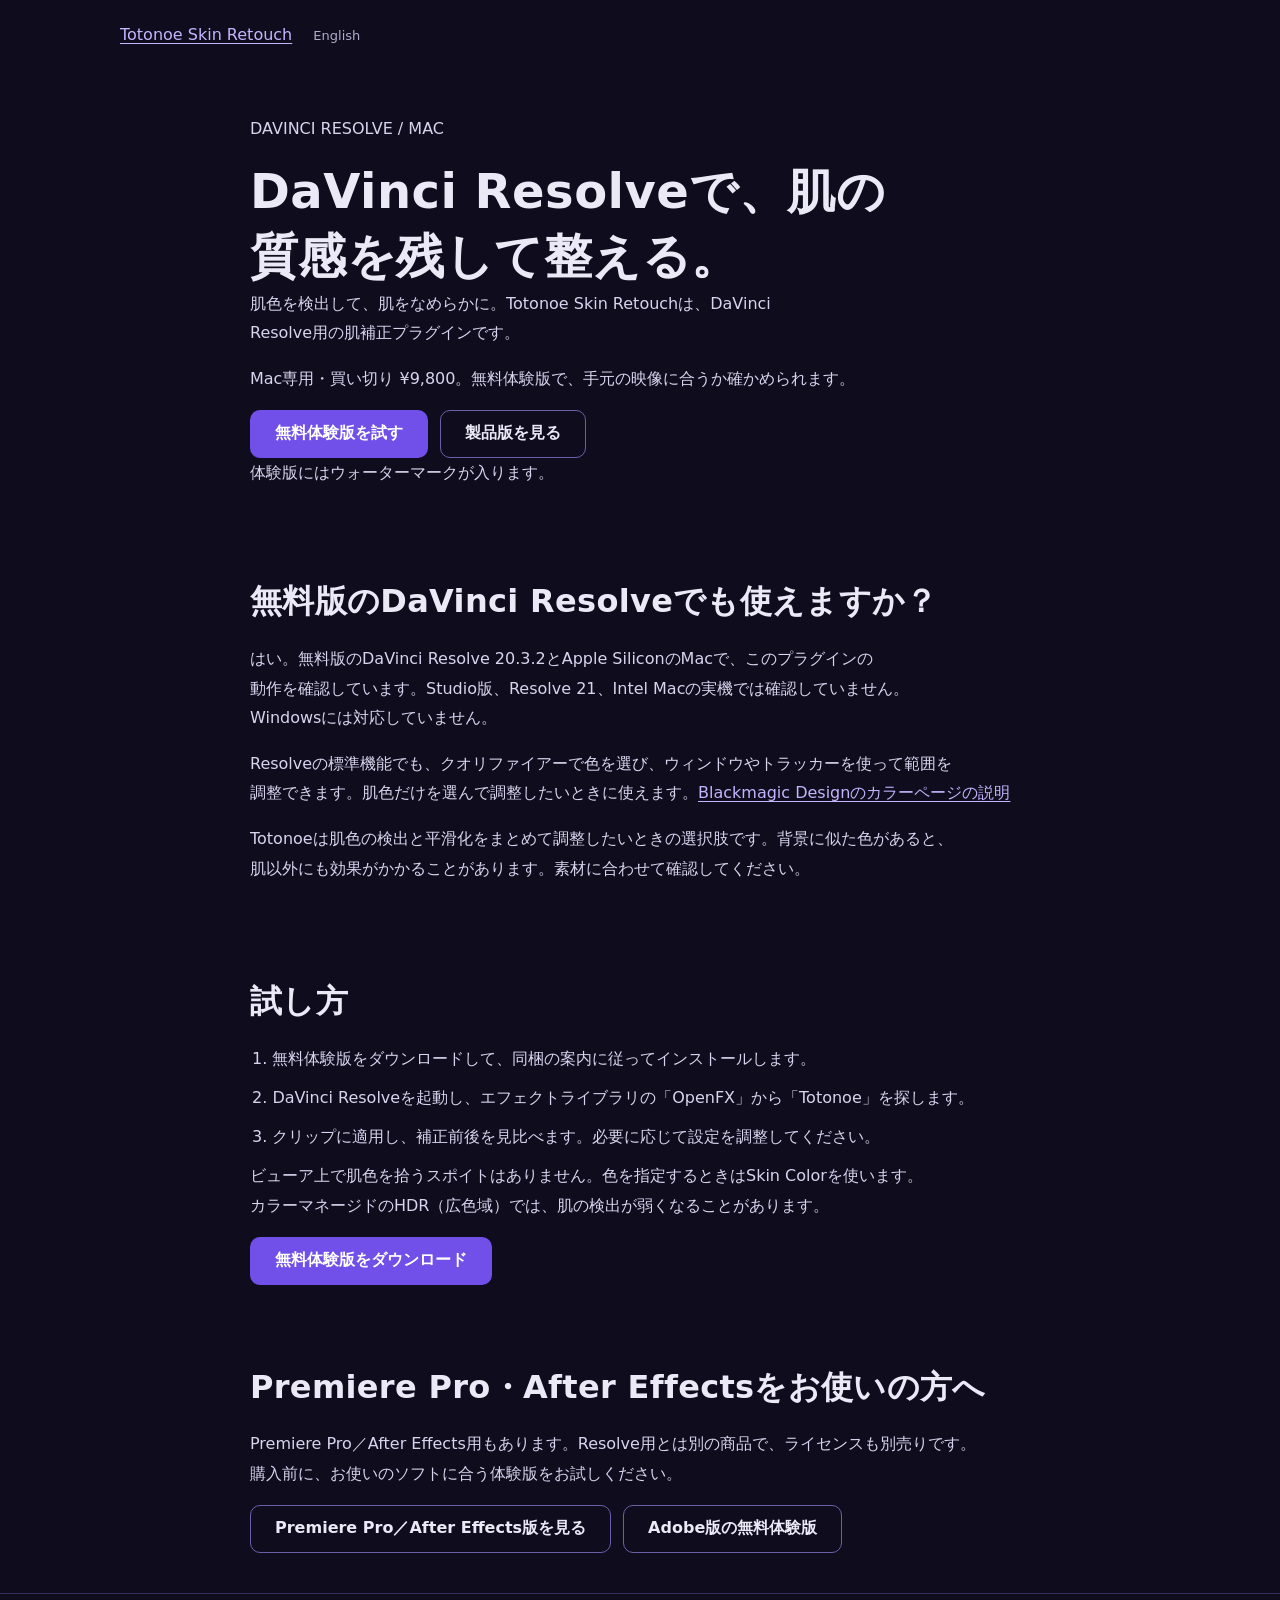
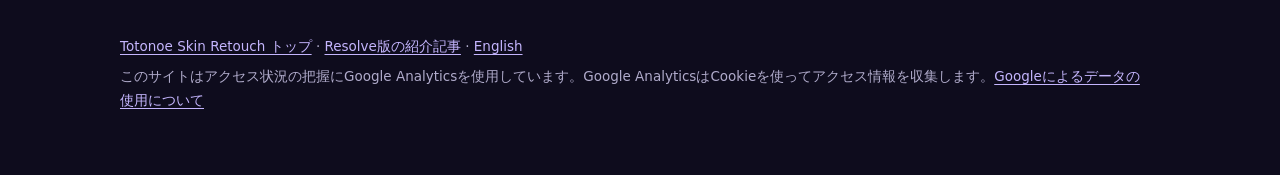
<file: resolve/index.html>
<!doctype html>
<html lang="ja"><head><meta charset="utf-8"><meta name="viewport" content="width=device-width, initial-scale=1">
<script async src="https://www.googletagmanager.com/gtag/js?id=G-DPGWX3PMB1"></script><script>window.dataLayer=window.dataLayer||[];function gtag(){dataLayer.push(arguments)}gtag('js',new Date());gtag('config','G-DPGWX3PMB1');</script>
<title>DaVinci Resolveの肌補正プラグイン｜無料体験版あり | Totonoe</title>
<meta name="description" content="DaVinci Resolve用の肌補正プラグイン。無料版のResolve 20.3.2で動作確認。Mac用、無料体験版あり。Premiere Pro・After Effects用も別売り。">
<link rel="canonical" href="https://totonoe.designstudiomarimo.com/resolve/"><link rel="alternate" hreflang="ja" href="https://totonoe.designstudiomarimo.com/resolve/"><link rel="alternate" hreflang="en" href="https://totonoe.designstudiomarimo.com/en/resolve/"><link rel="alternate" hreflang="x-default" href="https://totonoe.designstudiomarimo.com/resolve/"><meta property="og:type" content="website"><meta property="og:title" content="DaVinci Resolveの肌補正プラグイン | Totonoe"><meta property="og:description" content="肌の質感を残して整える。Mac用・無料体験版あり。"><meta property="og:url" content="https://totonoe.designstudiomarimo.com/resolve/">
<link rel="icon" href="../assets/favicon.svg" type="image/svg+xml"><link rel="stylesheet" href="../assets/style.css">
<style>.guide{max-width:820px}.hero-resolve{padding:64px 0 36px}.hero-resolve h1{font-size:clamp(28px,5vw,48px);line-height:1.35}.guide h2{font-size:clamp(23px,4vw,32px);margin:0 0 20px}.guide p,.guide li{color:#d9d4ee}.guide ul,.guide ol{padding-left:1.4em}.guide li{margin:.6em 0}.guide-section{padding:40px 0}.guide-section a:not(.btn){text-decoration:underline}.notice{border:1px solid var(--line);border-radius:12px;padding:20px;margin:24px 0}</style>
</head><body><header><div class="wrap" style="padding-top:20px"><a href="../">Totonoe Skin Retouch</a> <a href="../en/resolve/" hreflang="en" lang="en" style="margin-left:16px;font-size:13px;color:var(--muted);text-decoration:none">English</a></div></header>
<main><section class="hero-resolve"><div class="wrap guide"><p class="kicker">DAVINCI RESOLVE / MAC</p><h1>DaVinci Resolveで、肌の質感を残して整える。</h1><p>肌色を検出して、肌をなめらかに。Totonoe Skin Retouchは、DaVinci Resolve用の肌補正プラグインです。</p><p>Mac専用・買い切り ¥9,800。無料体験版で、手元の映像に合うか確かめられます。</p><div class="btn-row"><a class="btn btn-primary" href="https://totonoe-plugin.booth.pm/items/9143931?utm_source=website&amp;utm_medium=resolve_page&amp;utm_campaign=resolve_search">無料体験版を試す</a><a class="btn btn-ghost" href="https://totonoe-plugin.booth.pm/items/9143928?utm_source=website&amp;utm_medium=resolve_page&amp;utm_campaign=resolve_search">製品版を見る</a></div><p>体験版にはウォーターマークが入ります。</p></div></section>
<section class="guide-section"><div class="wrap guide"><h2>無料版のDaVinci Resolveでも使えますか？</h2><p>はい。無料版のDaVinci Resolve 20.3.2とApple SiliconのMacで、このプラグインの動作を確認しています。Studio版、Resolve 21、Intel Macの実機では確認していません。Windowsには対応していません。</p><p>Resolveの標準機能でも、クオリファイアーで色を選び、ウィンドウやトラッカーを使って範囲を調整できます。肌色だけを選んで調整したいときに使えます。<a href="https://www.blackmagicdesign.com/uk/products/davinciresolve/color">Blackmagic Designのカラーページの説明</a></p><p>Totonoeは肌色の検出と平滑化をまとめて調整したいときの選択肢です。背景に似た色があると、肌以外にも効果がかかることがあります。素材に合わせて確認してください。</p></div></section>
<section class="guide-section"><div class="wrap guide"><h2>試し方</h2><ol><li>無料体験版をダウンロードして、同梱の案内に従ってインストールします。</li><li>DaVinci Resolveを起動し、エフェクトライブラリの「OpenFX」から「Totonoe」を探します。</li><li>クリップに適用し、補正前後を見比べます。必要に応じて設定を調整してください。</li></ol><p>ビューア上で肌色を拾うスポイトはありません。色を指定するときはSkin Colorを使います。カラーマネージドのHDR（広色域）では、肌の検出が弱くなることがあります。</p><a class="btn btn-primary" href="https://totonoe-plugin.booth.pm/items/9143931?utm_source=website&amp;utm_medium=resolve_page&amp;utm_campaign=resolve_search">無料体験版をダウンロード</a></div></section>
<section class="guide-section"><div class="wrap guide"><h2>Premiere Pro・After Effectsをお使いの方へ</h2><p>Premiere Pro／After Effects用もあります。Resolve用とは別の商品で、ライセンスも別売りです。購入前に、お使いのソフトに合う体験版をお試しください。</p><div class="btn-row"><a class="btn btn-ghost" href="../">Premiere Pro／After Effects版を見る</a><a class="btn btn-ghost" href="https://totonoe-plugin.booth.pm/items/8892910?utm_source=website&amp;utm_medium=resolve_page&amp;utm_campaign=resolve_search">Adobe版の無料体験版</a></div></div></section></main><footer><div class="wrap"><p><a href="../">Totonoe Skin Retouch トップ</a> · <a href="https://note.com/studiomarimo/n/n0150a8e299b0">Resolve版の紹介記事</a> · <a href="../en/resolve/" hreflang="en" lang="en">English</a></p><p>このサイトはアクセス状況の把握にGoogle Analyticsを使用しています。Google AnalyticsはCookieを使ってアクセス情報を収集します。<a href="https://policies.google.com/technologies/partner-sites?hl=ja" rel="noopener">Googleによるデータの使用について</a></p></div></footer><script src="../assets/track.js" defer></script></body></html>
</file>
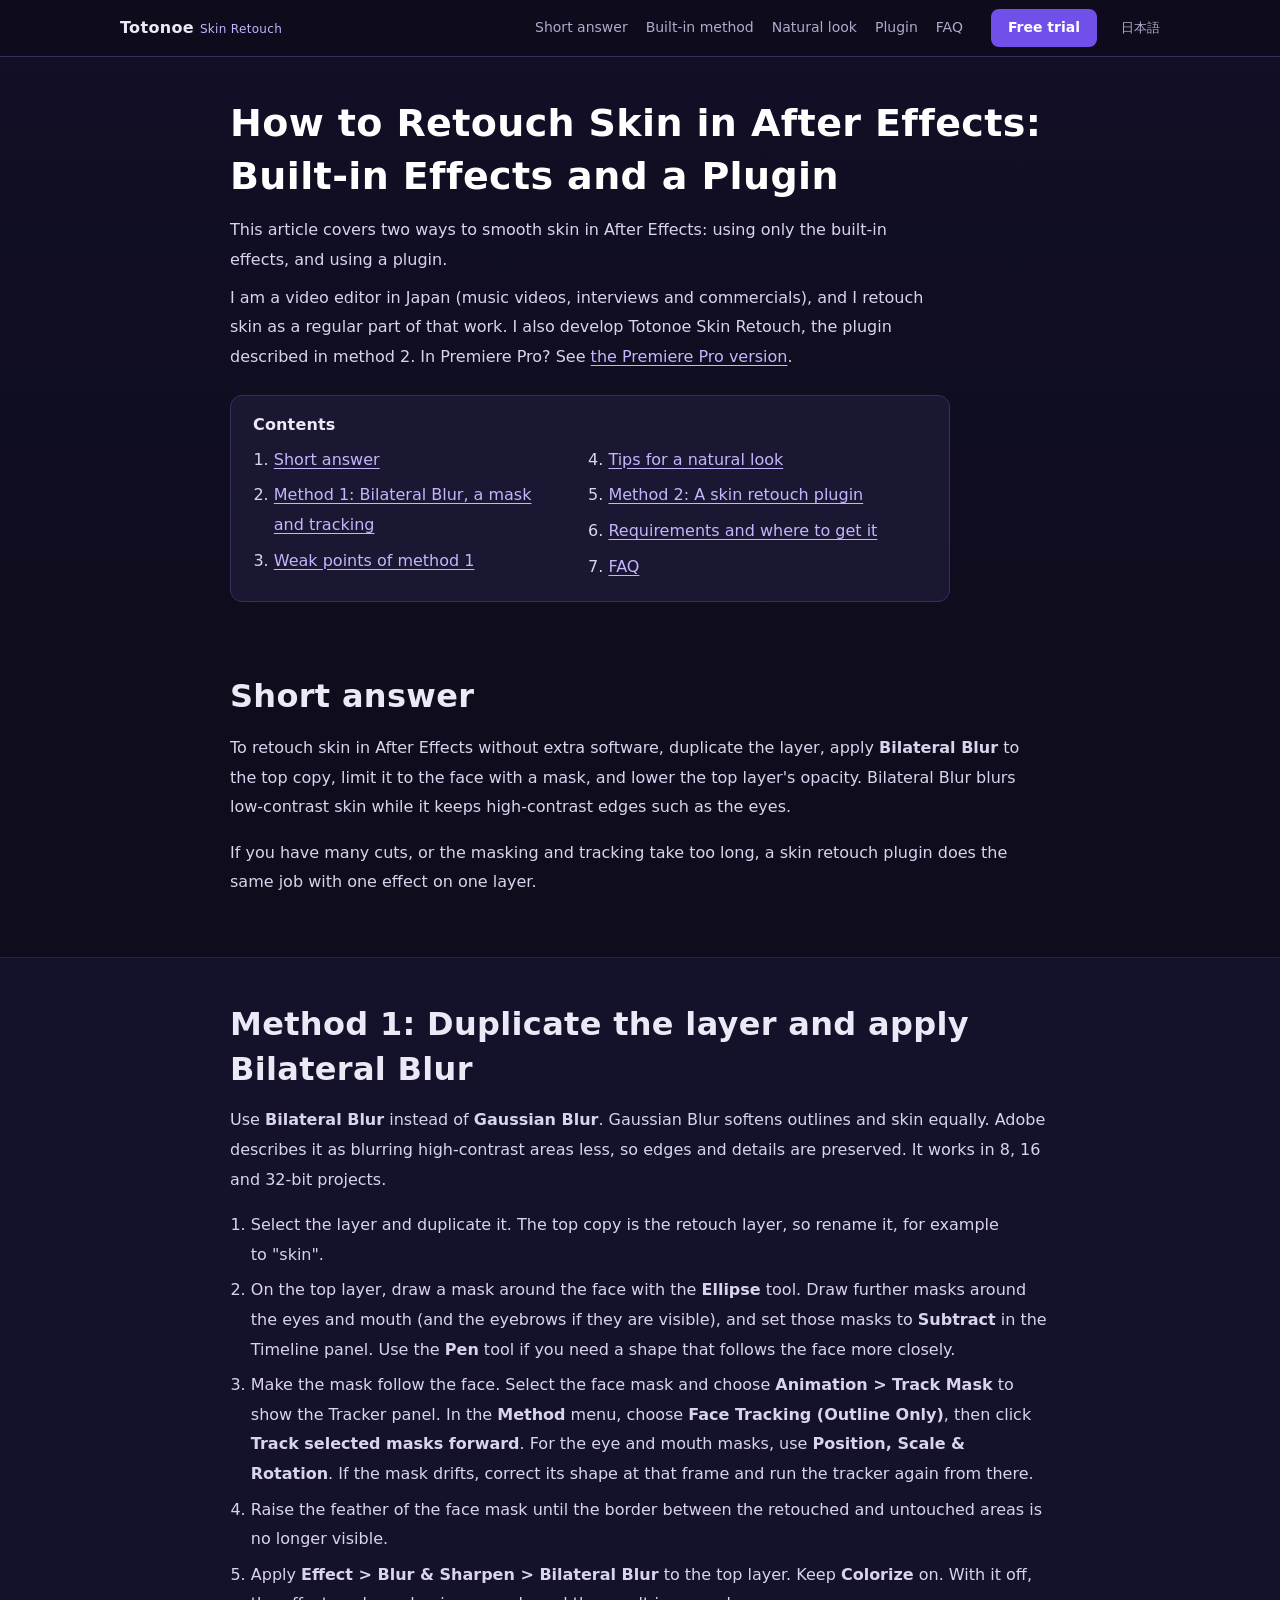
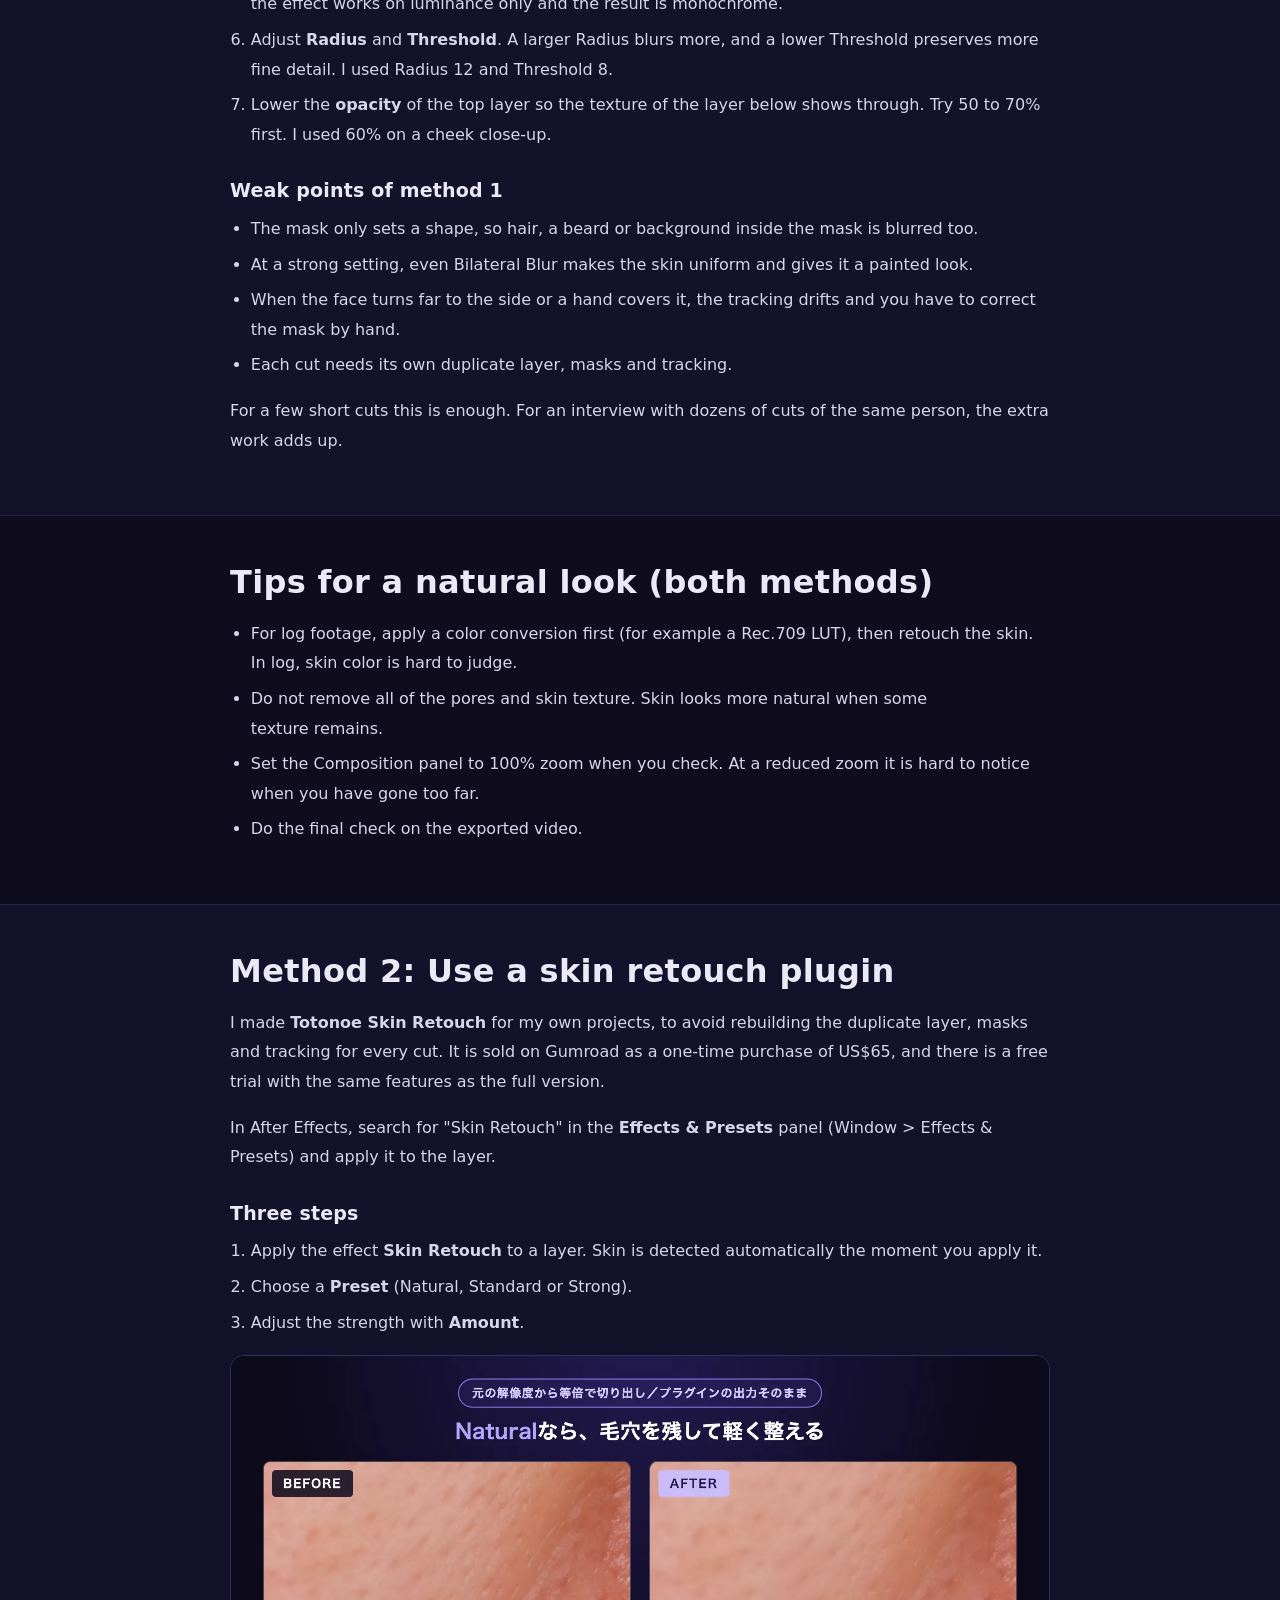
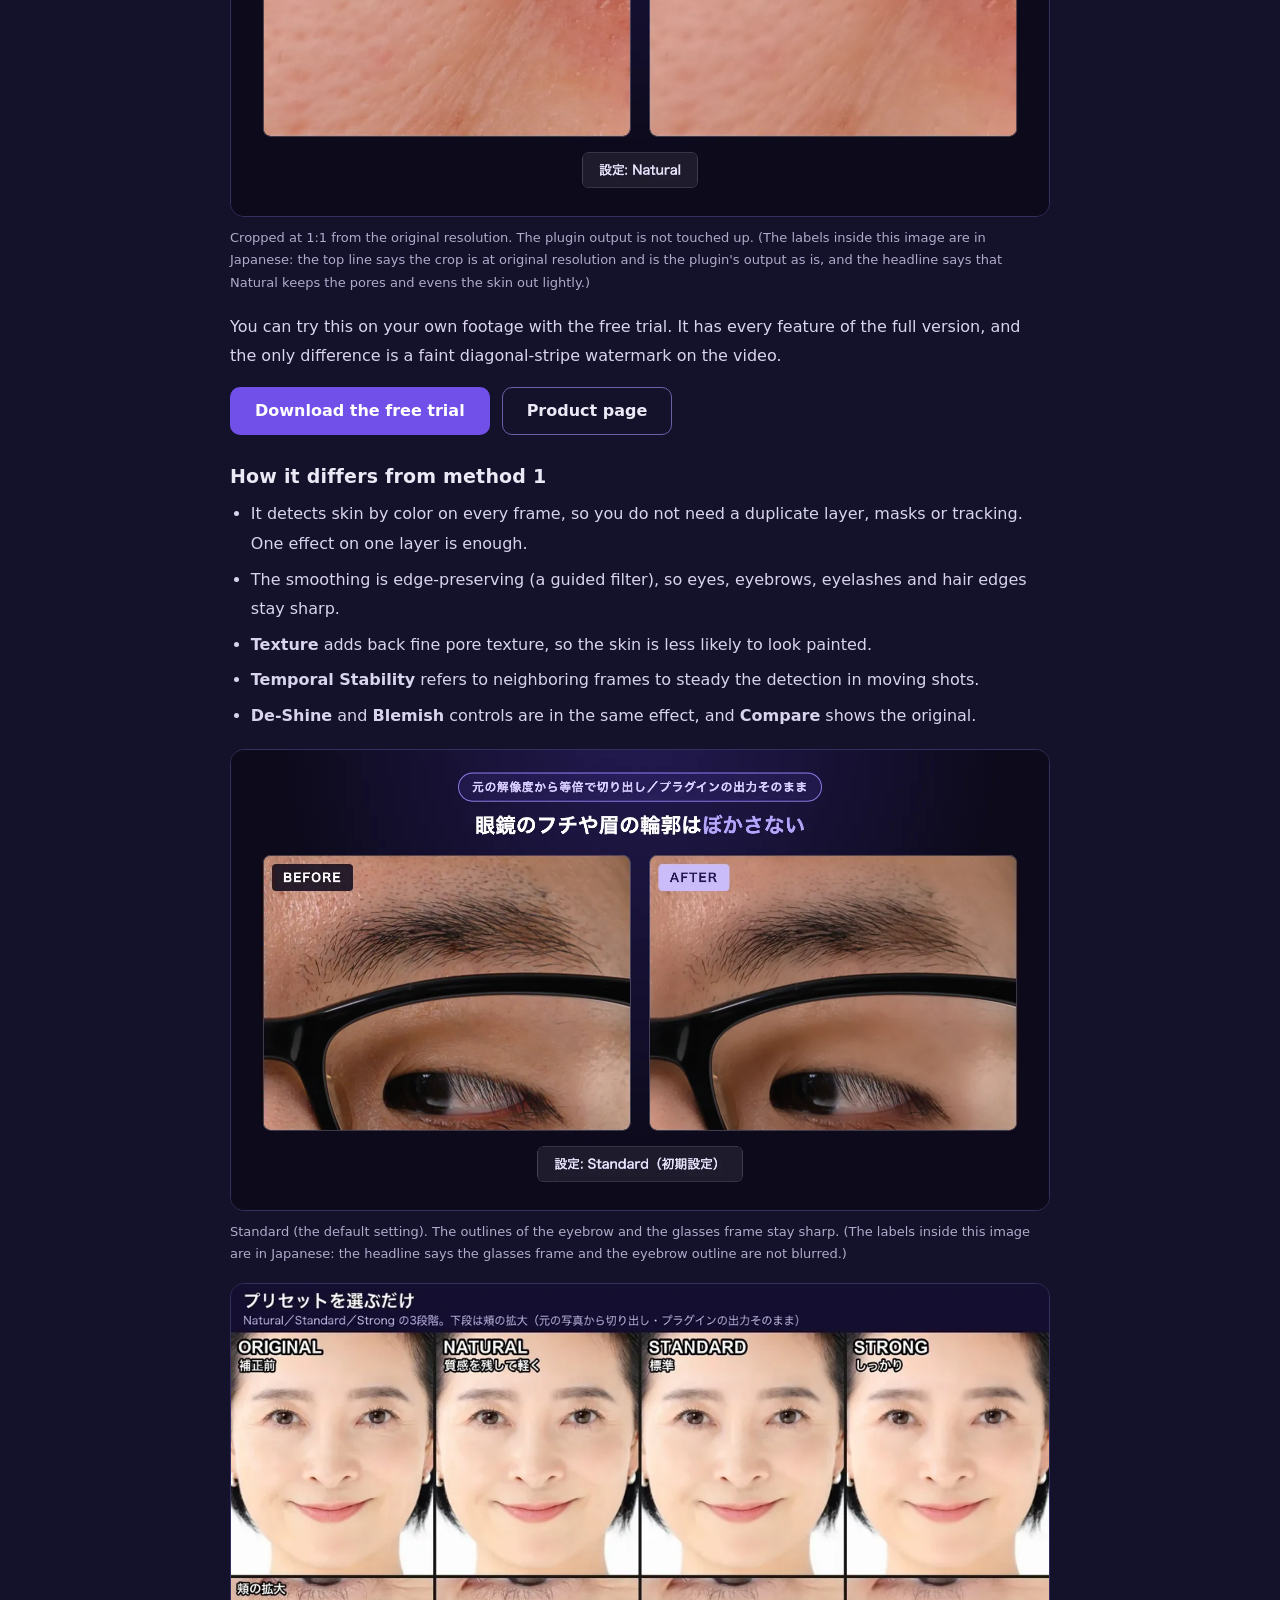
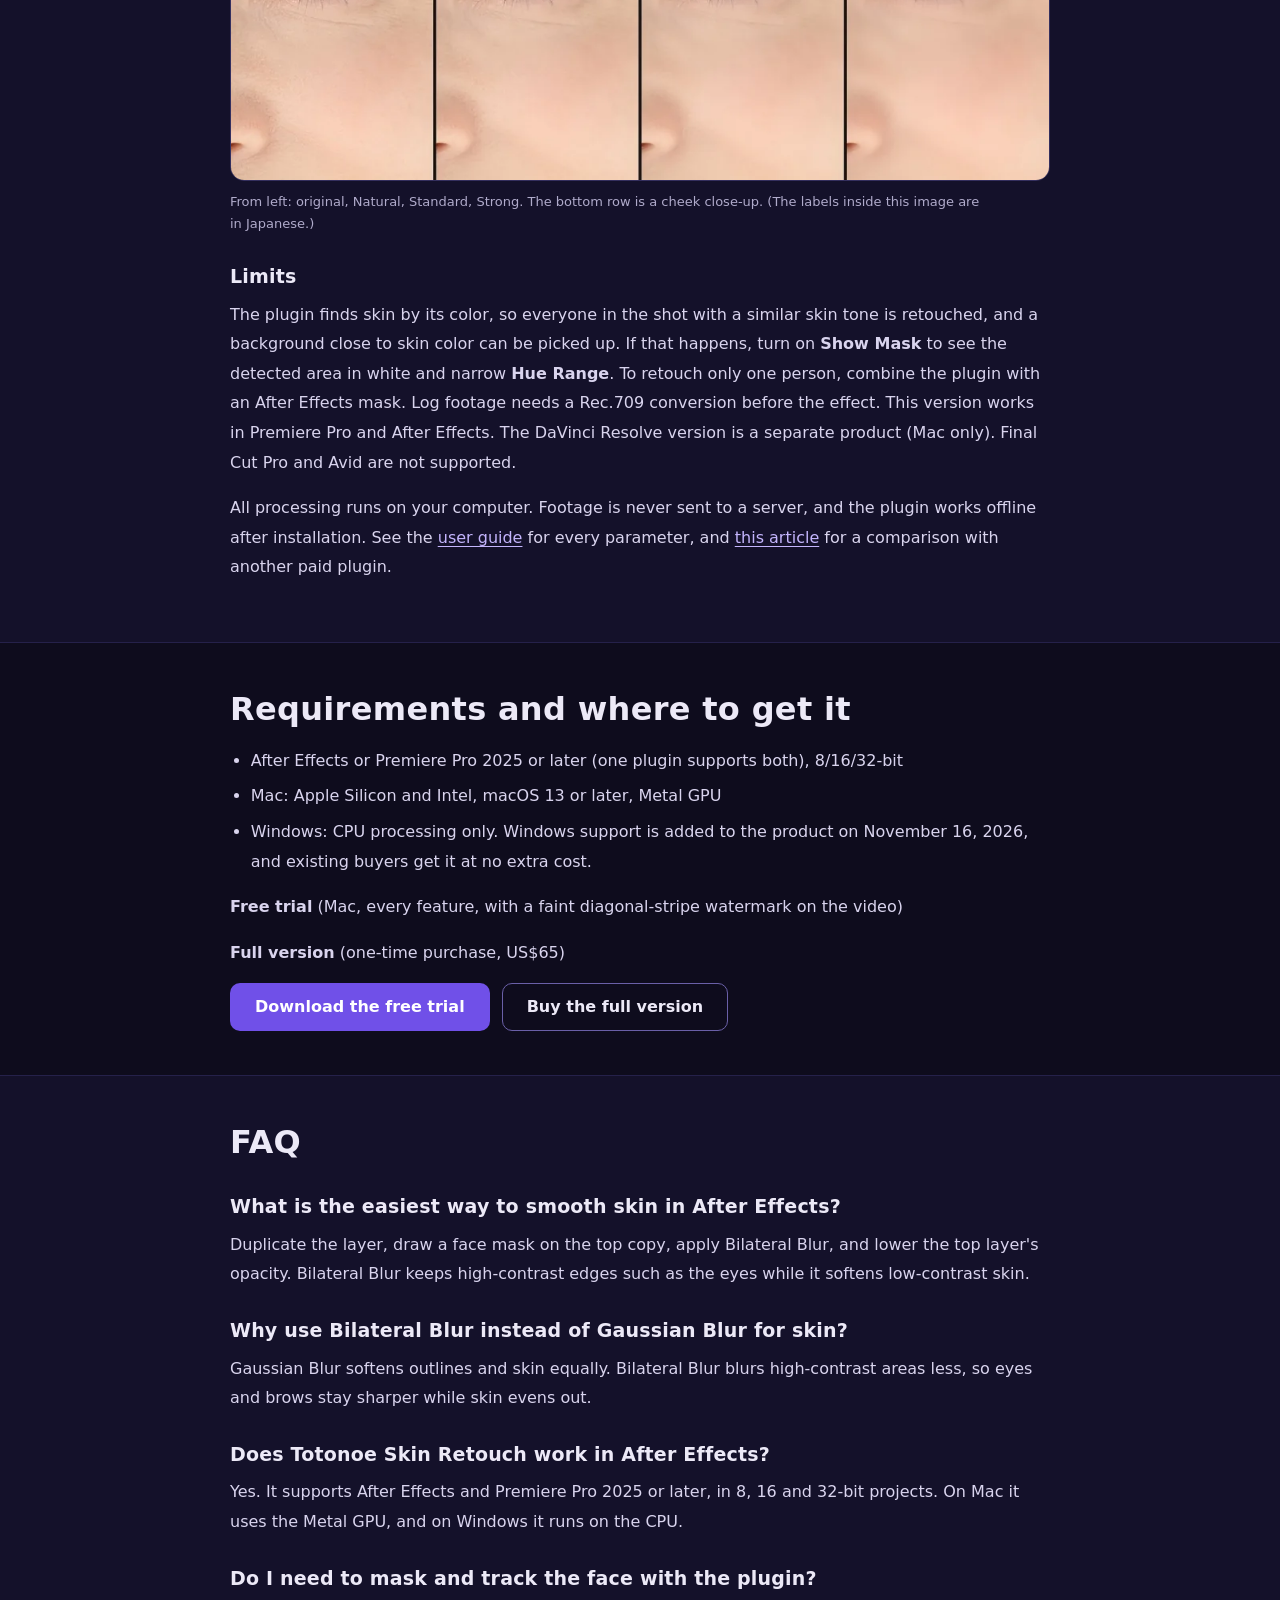
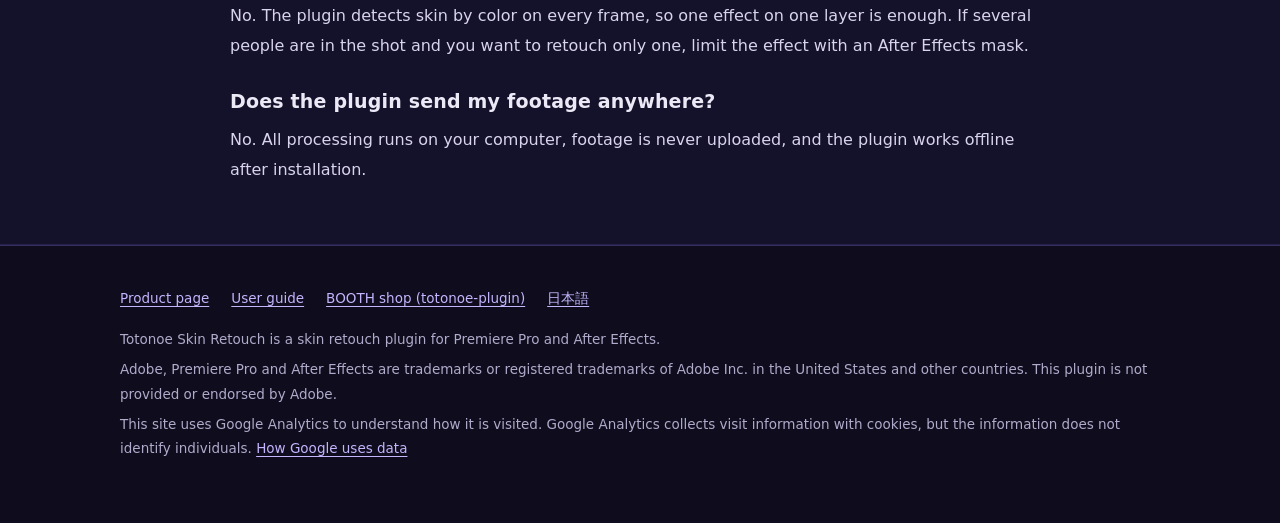
<file: en/after-effects-skin-retouch/index.html>
<!doctype html>
<html lang="en">
<head>
<meta charset="utf-8">
<meta name="viewport" content="width=device-width, initial-scale=1">
<!-- Google Analytics (GA4). The same measurement ID is also set in the BOOTH shop settings -->
<script async src="https://www.googletagmanager.com/gtag/js?id=G-DPGWX3PMB1"></script>
<script>
  window.dataLayer = window.dataLayer || [];
  function gtag(){dataLayer.push(arguments);}
  gtag('js', new Date());
  gtag('config', 'G-DPGWX3PMB1');
</script>
<!--
Adobe English help pages checked 2026-11-09 for After Effects UI names:
- https://helpx.adobe.com/after-effects/desktop/apply-effects-and-animation-presets/list-of-effects/blur-sharpen-effects.html : Effect > Blur & Sharpen; Bilateral Blur (properties Threshold, Radius, Colorize; works with 8/16/32 bpc); Gaussian Blur; Window > Effects & Presets
- https://helpx.adobe.com/after-effects/desktop/animate-in-after-effects/track-mask/rigid-mask-tracking.html : Animation > Track Mask; Tracker panel Method menu "Position, Scale & Rotation" and "Face Tracking (Outline Only)"; "Track selected masks forward"; Mask Tracker not available on Adjustment layers; fix drift by correcting the mask and re-running
- https://helpx.adobe.com/after-effects/desktop/drawing-painting-and-paths/work-with-masks/create-masks.html : Ellipse and Pen tools; Subtract mask mode
Not confirmed on an English Adobe page, so described without quoting a UI label: the mask feather property name, the layer Opacity property, duplicating a layer.
Windows beta paragraph: remove the data-win-beta line after 2026-11-16 (main.js hides it automatically).
-->
<title>How to Retouch Skin in After Effects (Built-in + Plugin)</title>
<meta name="description" content="Retouch skin in After Effects step by step with Bilateral Blur, a mask and mask tracking, plus a skin retouch plugin as a faster second method.">
<link rel="canonical" href="https://totonoe.designstudiomarimo.com/en/after-effects-skin-retouch/">
<meta name="theme-color" content="#0e0c1d">
<link rel="icon" href="../../assets/favicon.svg" type="image/svg+xml">

<meta property="og:type" content="article">
<meta property="og:locale" content="en_US">
<meta property="og:site_name" content="Totonoe Skin Retouch">
<meta property="og:title" content="How to Retouch Skin in After Effects: Built-in Effects and a Plugin">
<meta property="og:description" content="A step-by-step skin smoothing method with Bilateral Blur and a tracked mask, its weak points, a plugin as the second method, and tips for a natural look.">
<meta property="og:url" content="https://totonoe.designstudiomarimo.com/en/after-effects-skin-retouch/">
<meta property="og:image" content="https://totonoe.designstudiomarimo.com/assets/ogp.jpg">
<meta property="og:image:width" content="1200">
<meta property="og:image:height" content="630">
<meta name="twitter:card" content="summary_large_image">
<meta name="twitter:title" content="How to Retouch Skin in After Effects">
<meta name="twitter:description" content="Built-in Bilateral Blur and mask tracking, their weak points, a plugin as the second method, and tips for a natural look.">
<meta name="twitter:image" content="https://totonoe.designstudiomarimo.com/assets/ogp.jpg">

<link rel="stylesheet" href="../../assets/style.css">
<style>
  .guide-body { max-width: 860px; }
  .guide-body h2 { font-size: clamp(24px, 4.4vw, 32px); margin: 0 0 14px; }
  .guide-body h3 { font-size: 19px; margin: 28px 0 10px; }
  .guide-body p, .guide-body li { color: #d9d4ee; }
  .guide-body ul, .guide-body ol { padding-left: 1.3em; margin: 0 0 16px; }
  .guide-body li + li { margin-top: 6px; }
  .guide-hero { padding: 40px 0 28px; background: linear-gradient(180deg, #120f26, var(--bg)); }
  .guide-hero h1 { font-size: clamp(26px, 5vw, 38px); line-height: 1.4; margin: 0 0 12px; color: #fff; }
  .guide-hero p { color: #d9d4ee; max-width: 720px; margin: 0 0 8px; }
  .toc { background: var(--surface); border: 1px solid var(--line); border-radius: 12px; padding: 18px 22px; margin: 24px 0 0; max-width: 720px; }
  .toc h2 { font-size: 16px; margin: 0 0 8px; }
  .toc ol { margin: 0; padding-left: 1.3em; columns: 2 240px; }
  .toc li { margin: 0 0 4px; }
  .toc a { color: var(--accent); }
  .guide-sec { padding: 44px 0; scroll-margin-top: 64px; }
  .guide-sec[id], .guide-body h3[id] { scroll-margin-top: 72px; }
  .guide-fig { margin: 18px 0 0; max-width: 860px; }
  .guide-fig img { border-radius: var(--radius); border: 1px solid var(--line); width: 100%; height: auto; }
</style>

<script type="application/ld+json">
{
 "@context": "https://schema.org",
 "@type": "Article",
 "@id": "https://totonoe.designstudiomarimo.com/en/after-effects-skin-retouch/#article",
 "headline": "How to Retouch Skin in After Effects: Built-in Effects and a Plugin",
 "description": "How to smooth and retouch skin in After Effects. A step-by-step method with Bilateral Blur, a mask and mask tracking, its weak points, a skin retouch plugin as the second method, and tips for a natural result.",
 "url": "https://totonoe.designstudiomarimo.com/en/after-effects-skin-retouch/",
 "mainEntityOfPage": "https://totonoe.designstudiomarimo.com/en/after-effects-skin-retouch/",
 "inLanguage": "en",
 "image": "https://totonoe.designstudiomarimo.com/assets/ogp.jpg",
 "datePublished": "2026-11-09",
 "dateModified": "2026-11-09",
 "about": {
  "@type": "SoftwareApplication",
  "@id": "https://totonoe.designstudiomarimo.com/en/#software",
  "name": "Totonoe Skin Retouch",
  "url": "https://totonoe.designstudiomarimo.com/en/"
 },
 "author": {
  "@type": "Organization",
  "name": "design studio marimo",
  "url": "https://totonoe-plugin.booth.pm/"
 },
 "publisher": {
  "@type": "Organization",
  "name": "design studio marimo",
  "url": "https://totonoe-plugin.booth.pm/"
 }
}
</script>
<script type="application/ld+json">
{
 "@context": "https://schema.org",
 "@type": "FAQPage",
 "mainEntity": [
  {
   "@type": "Question",
   "name": "What is the easiest way to smooth skin in After Effects?",
   "acceptedAnswer": {
    "@type": "Answer",
    "text": "Duplicate the layer, draw a face mask on the top copy, apply Bilateral Blur, and lower the top layer's opacity. Bilateral Blur keeps high-contrast edges such as the eyes while it softens low-contrast skin."
   }
  },
  {
   "@type": "Question",
   "name": "Why use Bilateral Blur instead of Gaussian Blur for skin?",
   "acceptedAnswer": {
    "@type": "Answer",
    "text": "Gaussian Blur softens outlines and skin equally. Bilateral Blur blurs high-contrast areas less, so eyes and brows stay sharper while skin evens out."
   }
  },
  {
   "@type": "Question",
   "name": "Does Totonoe Skin Retouch work in After Effects?",
   "acceptedAnswer": {
    "@type": "Answer",
    "text": "Yes. It supports After Effects and Premiere Pro 2025 or later, in 8, 16 and 32-bit projects. On Mac it uses the Metal GPU, and on Windows it runs on the CPU."
   }
  },
  {
   "@type": "Question",
   "name": "Do I need to mask and track the face with the plugin?",
   "acceptedAnswer": {
    "@type": "Answer",
    "text": "No. The plugin detects skin by color on every frame, so one effect on one layer is enough. If several people are in the shot and you want to retouch only one, limit the effect with an After Effects mask."
   }
  },
  {
   "@type": "Question",
   "name": "Does the plugin send my footage anywhere?",
   "acceptedAnswer": {
    "@type": "Answer",
    "text": "No. All processing runs on your computer, footage is never uploaded, and the plugin works offline after installation."
   }
  }
 ]
}
</script>
</head>
<body>
<a class="skip" href="#main">Skip to content</a>

<header class="site-header">
  <div class="wrap">
    <a class="brand" href="../">Totonoe<small>Skin Retouch</small></a>
    <nav class="nav" aria-label="On this page">
      <a href="#answer">Short answer</a>
      <a href="#built-in">Built-in method</a>
      <a href="#natural">Natural look</a>
      <a href="#plugin">Plugin</a>
      <a href="#faq">FAQ</a>
    </nav>
    <a class="btn btn-primary btn-sm header-cta" href="https://booth.pm/en/items/8892910" rel="noopener">Free trial</a>
    <a href="../../" hreflang="ja" lang="ja" style="margin-left:4px;font-size:13px;color:var(--muted);text-decoration:none;white-space:nowrap">日本語</a>
  </div>
</header>

<main id="main">

<section class="guide-hero" id="top">
  <div class="wrap guide-body">
    <h1>How to Retouch Skin in After Effects: Built-in Effects and a Plugin</h1>
    <p>This article covers two ways to smooth skin in After Effects: using only the built-in effects, and using a plugin.</p>
    <p>I am a video editor in Japan (music videos, interviews and commercials), and I retouch skin as a regular part of that work. I also develop Totonoe Skin Retouch, the plugin described in method 2. In Premiere Pro? See <a href="../premiere-pro-skin-retouch/">the Premiere Pro version</a>.</p>

    <nav class="toc" aria-label="Contents">
      <h2>Contents</h2>
      <ol>
        <li><a href="#answer">Short answer</a></li>
        <li><a href="#built-in">Method 1: Bilateral Blur, a mask and tracking</a></li>
        <li><a href="#weak-points">Weak points of method 1</a></li>
        <li><a href="#natural">Tips for a natural look</a></li>
        <li><a href="#plugin">Method 2: A skin retouch plugin</a></li>
        <li><a href="#get">Requirements and where to get it</a></li>
        <li><a href="#faq">FAQ</a></li>
      </ol>
    </nav>
  </div>
</section>

<section class="guide-sec" id="answer">
  <div class="wrap guide-body">
    <h2>Short answer</h2>
    <p>To retouch skin in After Effects without extra software, duplicate the layer, apply <strong>Bilateral Blur</strong> to the top copy, limit it to the face with a mask, and lower the top layer's opacity. Bilateral Blur blurs low-contrast skin while it keeps high-contrast edges such as the eyes.</p>
    <p>If you have many cuts, or the masking and tracking take too long, a skin retouch plugin does the same job with one effect on one layer.</p>
  </div>
</section>

<section class="guide-sec alt" id="built-in">
  <div class="wrap guide-body">
    <h2>Method 1: Duplicate the layer and apply Bilateral Blur</h2>
    <p>Use <strong>Bilateral Blur</strong> instead of <strong>Gaussian Blur</strong>. Gaussian Blur softens outlines and skin equally. Adobe describes it as blurring high-contrast areas less, so edges and details are preserved. It works in 8, 16 and 32-bit projects.</p>
    <ol>
      <li>Select the layer and duplicate it. The top copy is the retouch layer, so rename it, for example to "skin".</li>
      <li>On the top layer, draw a mask around the face with the <strong>Ellipse</strong> tool. Draw further masks around the eyes and mouth (and the eyebrows if they are visible), and set those masks to <strong>Subtract</strong> in the Timeline panel. Use the <strong>Pen</strong> tool if you need a shape that follows the face more closely.</li>
      <li>Make the mask follow the face. Select the face mask and choose <strong>Animation &gt; Track Mask</strong> to show the Tracker panel. In the <strong>Method</strong> menu, choose <strong>Face Tracking (Outline Only)</strong>, then click <strong>Track selected masks forward</strong>. For the eye and mouth masks, use <strong>Position, Scale &amp; Rotation</strong>. If the mask drifts, correct its shape at that frame and run the tracker again from there.</li>
      <li>Raise the feather of the face mask until the border between the retouched and untouched areas is no longer visible.</li>
      <li>Apply <strong>Effect &gt; Blur &amp; Sharpen &gt; Bilateral Blur</strong> to the top layer. Keep <strong>Colorize</strong> on. With it off, the effect works on luminance only and the result is monochrome.</li>
      <li>Adjust <strong>Radius</strong> and <strong>Threshold</strong>. A larger Radius blurs more, and a lower Threshold preserves more fine detail. I used Radius 12 and Threshold 8.</li>
      <li>Lower the <strong>opacity</strong> of the top layer so the texture of the layer below shows through. Try 50 to 70% first. I used 60% on a cheek close-up.</li>
    </ol>

    <h3 id="weak-points">Weak points of method 1</h3>
    <ul>
      <li>The mask only sets a shape, so hair, a beard or background inside the mask is blurred too.</li>
      <li>At a strong setting, even Bilateral Blur makes the skin uniform and gives it a painted look.</li>
      <li>When the face turns far to the side or a hand covers it, the tracking drifts and you have to correct the mask by hand.</li>
      <li>Each cut needs its own duplicate layer, masks and tracking.</li>
    </ul>
    <p>For a few short cuts this is enough. For an interview with dozens of cuts of the same person, the extra work adds up.</p>
  </div>
</section>

<section class="guide-sec" id="natural">
  <div class="wrap guide-body">
    <h2>Tips for a natural look (both methods)</h2>
    <ul>
      <li>For log footage, apply a color conversion first (for example a Rec.709 LUT), then retouch the skin. In log, skin color is hard to judge.</li>
      <li>Do not remove all of the pores and skin texture. Skin looks more natural when some texture remains.</li>
      <li>Set the Composition panel to 100% zoom when you check. At a reduced zoom it is hard to notice when you have gone too far.</li>
      <li>Do the final check on the exported video.</li>
    </ul>
  </div>
</section>

<section class="guide-sec alt" id="plugin">
  <div class="wrap guide-body">
    <h2>Method 2: Use a skin retouch plugin</h2>
    <p>I made <strong>Totonoe Skin Retouch</strong> for my own projects, to avoid rebuilding the duplicate layer, masks and tracking for every cut. It is sold on Gumroad as a one-time purchase of US$65, and there is a free trial with the same features as the full version.</p>
    <p>In After Effects, search for "Skin Retouch" in the <strong>Effects &amp; Presets</strong> panel (Window &gt; Effects &amp; Presets) and apply it to the layer.</p>

    <h3>Three steps</h3>
    <ol>
      <li>Apply the effect <strong>Skin Retouch</strong> to a layer. Skin is detected automatically the moment you apply it.</li>
      <li>Choose a <strong>Preset</strong> (Natural, Standard or Strong).</li>
      <li>Adjust the strength with <strong>Amount</strong>.</li>
    </ol>

    <figure class="guide-fig">
      <img src="../../assets/detail-pores.webp" width="1600" height="900" alt="Before and after on a close-up of skin with the Natural preset. The pores remain and the skin is lightly evened out" loading="lazy" decoding="async">
      <figcaption class="cap">Cropped at 1:1 from the original resolution. The plugin output is not touched up. (The labels inside this image are in Japanese: the top line says the crop is at original resolution and is the plugin's output as is, and the headline says that Natural keeps the pores and evens the skin out lightly.)</figcaption>
    </figure>

    <p style="margin-top:18px">You can try this on your own footage with the free trial. It has every feature of the full version, and the only difference is a faint diagonal-stripe watermark on the video.</p>
    <div class="btn-row">
      <a class="btn btn-primary" href="https://booth.pm/en/items/8892910" rel="noopener">Download the free trial</a>
      <a class="btn btn-ghost" href="../">Product page</a>
    </div>

    <h3>How it differs from method 1</h3>
    <ul>
      <li>It detects skin by color on every frame, so you do not need a duplicate layer, masks or tracking. One effect on one layer is enough.</li>
      <li>The smoothing is edge-preserving (a guided filter), so eyes, eyebrows, eyelashes and hair edges stay sharp.</li>
      <li><strong>Texture</strong> adds back fine pore texture, so the skin is less likely to look painted.</li>
      <li><strong>Temporal Stability</strong> refers to neighboring frames to steady the detection in moving shots.</li>
      <li><strong>De-Shine</strong> and <strong>Blemish</strong> controls are in the same effect, and <strong>Compare</strong> shows the original.</li>
    </ul>

    <figure class="guide-fig">
      <img src="../../assets/detail-edges.webp" width="1600" height="900" alt="Before and after on the eyebrow, glasses frame and eyelashes with the Standard preset. The outlines stay sharp" loading="lazy" decoding="async">
      <figcaption class="cap">Standard (the default setting). The outlines of the eyebrow and the glasses frame stay sharp. (The labels inside this image are in Japanese: the headline says the glasses frame and the eyebrow outline are not blurred.)</figcaption>
    </figure>

    <figure class="guide-fig">
      <a class="zoom" href="../../assets/presets.webp" target="_blank" rel="noopener"><img src="../../assets/presets.webp" width="1024" height="621" alt="Comparison of the original, Natural, Standard and Strong, with a cheek close-up in the bottom row" loading="lazy" decoding="async"></a>
      <figcaption class="cap">From left: original, Natural, Standard, Strong. The bottom row is a cheek close-up. (The labels inside this image are in Japanese.)</figcaption>
    </figure>

    <h3>Limits</h3>
    <p>The plugin finds skin by its color, so everyone in the shot with a similar skin tone is retouched, and a background close to skin color can be picked up. If that happens, turn on <strong>Show Mask</strong> to see the detected area in white and narrow <strong>Hue Range</strong>. To retouch only one person, combine the plugin with an After Effects mask. Log footage needs a Rec.709 conversion before the effect. This version works in Premiere Pro and After Effects. The DaVinci Resolve version is a separate product (Mac only). Final Cut Pro and Avid are not supported.</p>
    <p>All processing runs on your computer. Footage is never sent to a server, and the plugin works offline after installation. See the <a href="../guide/">user guide</a> for every parameter, and <a href="../beauty-box-alternative/">this article</a> for a comparison with another paid plugin.</p>
  </div>
</section>

<section class="guide-sec" id="get">
  <div class="wrap guide-body">
    <h2>Requirements and where to get it</h2>
    <ul>
      <li>After Effects or Premiere Pro 2025 or later (one plugin supports both), 8/16/32-bit</li>
      <li>Mac: Apple Silicon and Intel, macOS 13 or later, Metal GPU</li>
      <li>Windows: CPU processing only. Windows support is added to the product on November 16, 2026, and existing buyers get it at no extra cost.</li>
    </ul>
    <p data-win-beta>A free Windows beta is available until November 15, 2026. Get it from the <a href="https://booth.pm/en/items/9047647" rel="noopener">beta page on BOOTH</a>.</p>
    <!-- remove the data-win-beta line above after 2026-11-16 -->
    <p><strong>Free trial</strong> (Mac, every feature, with a faint diagonal-stripe watermark on the video)</p>
    <p><strong>Full version</strong> (one-time purchase, US$65)</p>
    <div class="btn-row">
      <a class="btn btn-primary" href="https://booth.pm/en/items/8892910" rel="noopener">Download the free trial</a>
      <a class="btn btn-ghost" href="https://hukkuu.gumroad.com/l/totonoe-skin-retouch?utm_source=lp_en&amp;utm_medium=referral&amp;utm_campaign=gumroad_switch" rel="noopener">Buy the full version</a>
    </div>
  </div>
</section>

<section class="guide-sec alt" id="faq">
  <div class="wrap guide-body">
    <h2>FAQ</h2>
    <h3>What is the easiest way to smooth skin in After Effects?</h3>
    <p>Duplicate the layer, draw a face mask on the top copy, apply Bilateral Blur, and lower the top layer's opacity. Bilateral Blur keeps high-contrast edges such as the eyes while it softens low-contrast skin.</p>
    <h3>Why use Bilateral Blur instead of Gaussian Blur for skin?</h3>
    <p>Gaussian Blur softens outlines and skin equally. Bilateral Blur blurs high-contrast areas less, so eyes and brows stay sharper while skin evens out.</p>
    <h3>Does Totonoe Skin Retouch work in After Effects?</h3>
    <p>Yes. It supports After Effects and Premiere Pro 2025 or later, in 8, 16 and 32-bit projects. On Mac it uses the Metal GPU, and on Windows it runs on the CPU.</p>
    <h3>Do I need to mask and track the face with the plugin?</h3>
    <p>No. The plugin detects skin by color on every frame, so one effect on one layer is enough. If several people are in the shot and you want to retouch only one, limit the effect with an After Effects mask.</p>
    <h3>Does the plugin send my footage anywhere?</h3>
    <p>No. All processing runs on your computer, footage is never uploaded, and the plugin works offline after installation.</p>
  </div>
</section>

</main>
<footer>
  <div class="wrap">
    <div class="links">
      <a href="../">Product page</a>
      <a href="../guide/">User guide</a>
      <a href="https://totonoe-plugin.booth.pm/" rel="noopener">BOOTH shop (totonoe-plugin)</a>
      <a href="../../" hreflang="ja" lang="ja">日本語</a>
    </div>
    <p>Totonoe Skin Retouch is a skin retouch plugin for Premiere Pro and After Effects.</p>
    <p>Adobe, Premiere Pro and After Effects are trademarks or registered trademarks of Adobe Inc. in the United States and other countries. This plugin is not provided or endorsed by Adobe.</p>
    <p>This site uses Google Analytics to understand how it is visited. Google Analytics collects visit information with cookies, but the information does not identify individuals. <a href="https://policies.google.com/technologies/partner-sites?hl=en" rel="noopener">How Google uses data</a></p>
  </div>
</footer>
<script src="../../assets/main.js" defer></script>
<script src="../../assets/track.js" defer></script>
</body>
</html>
</file>
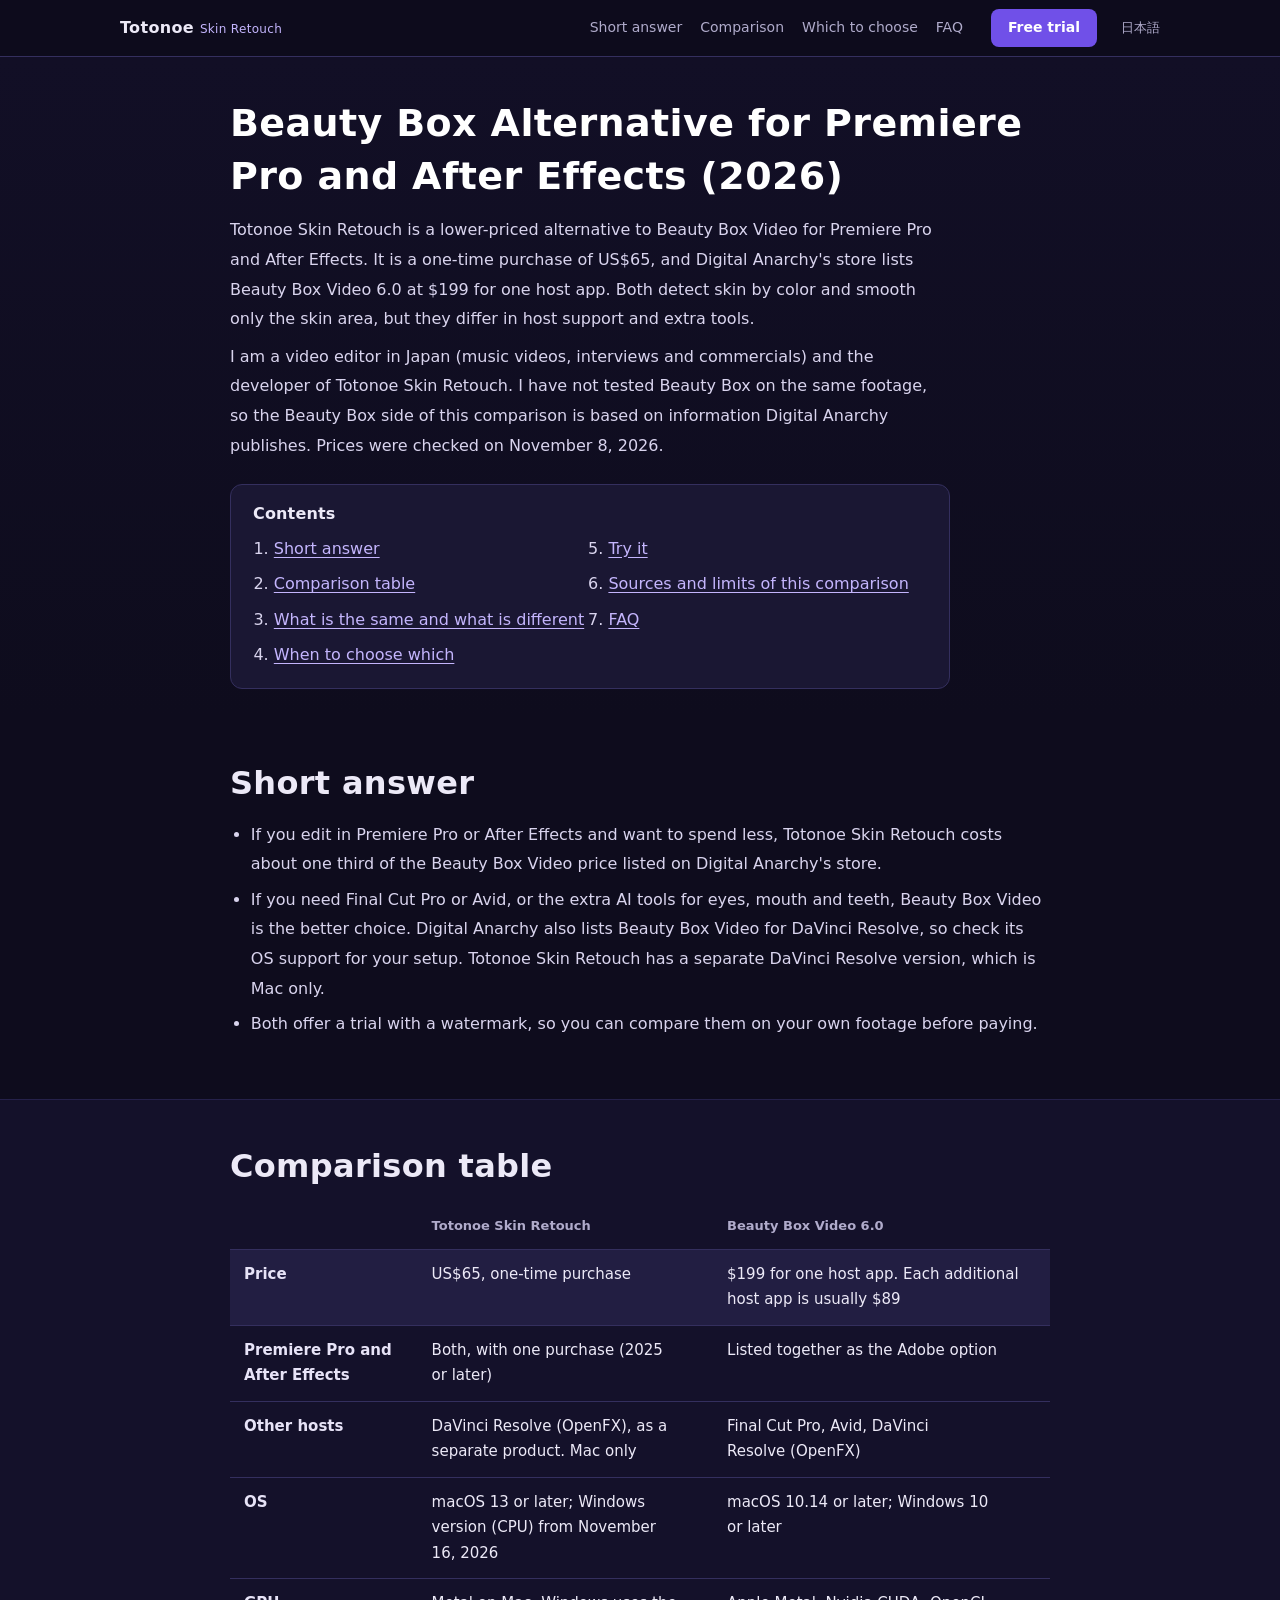
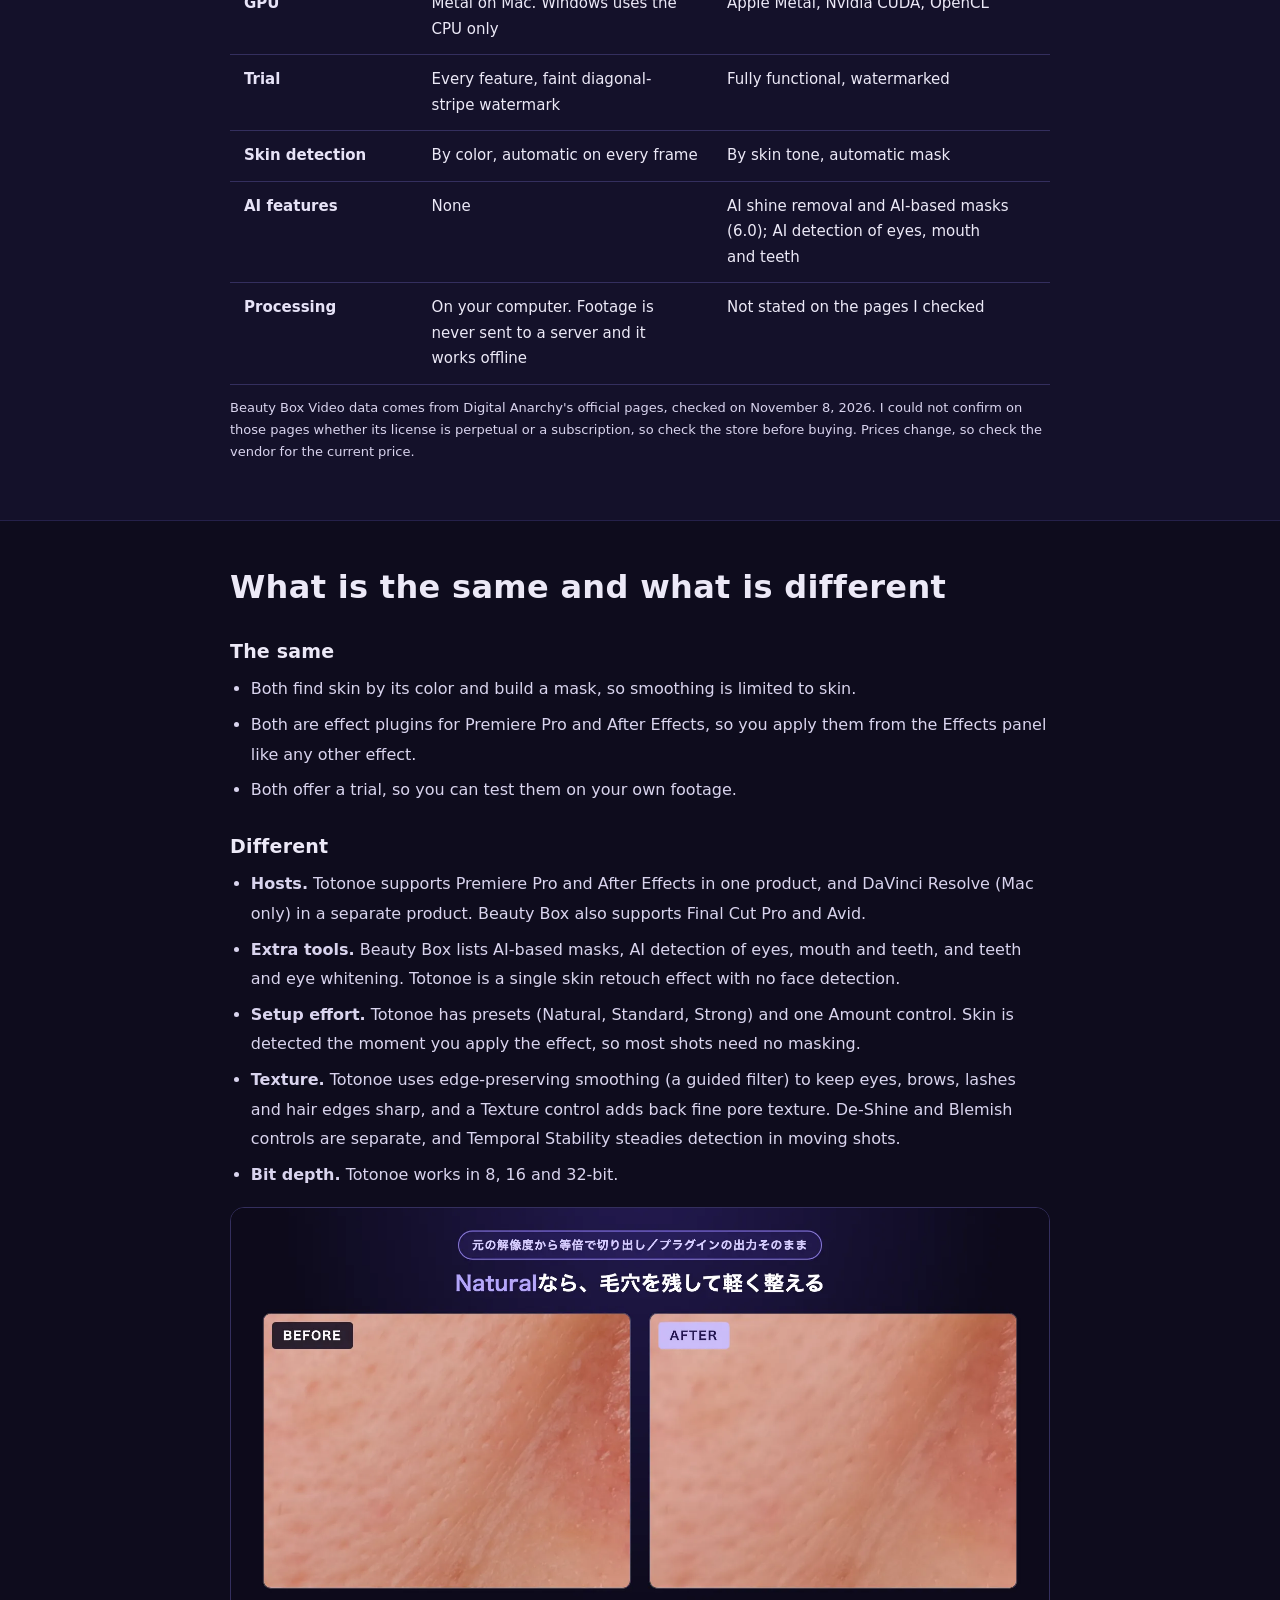
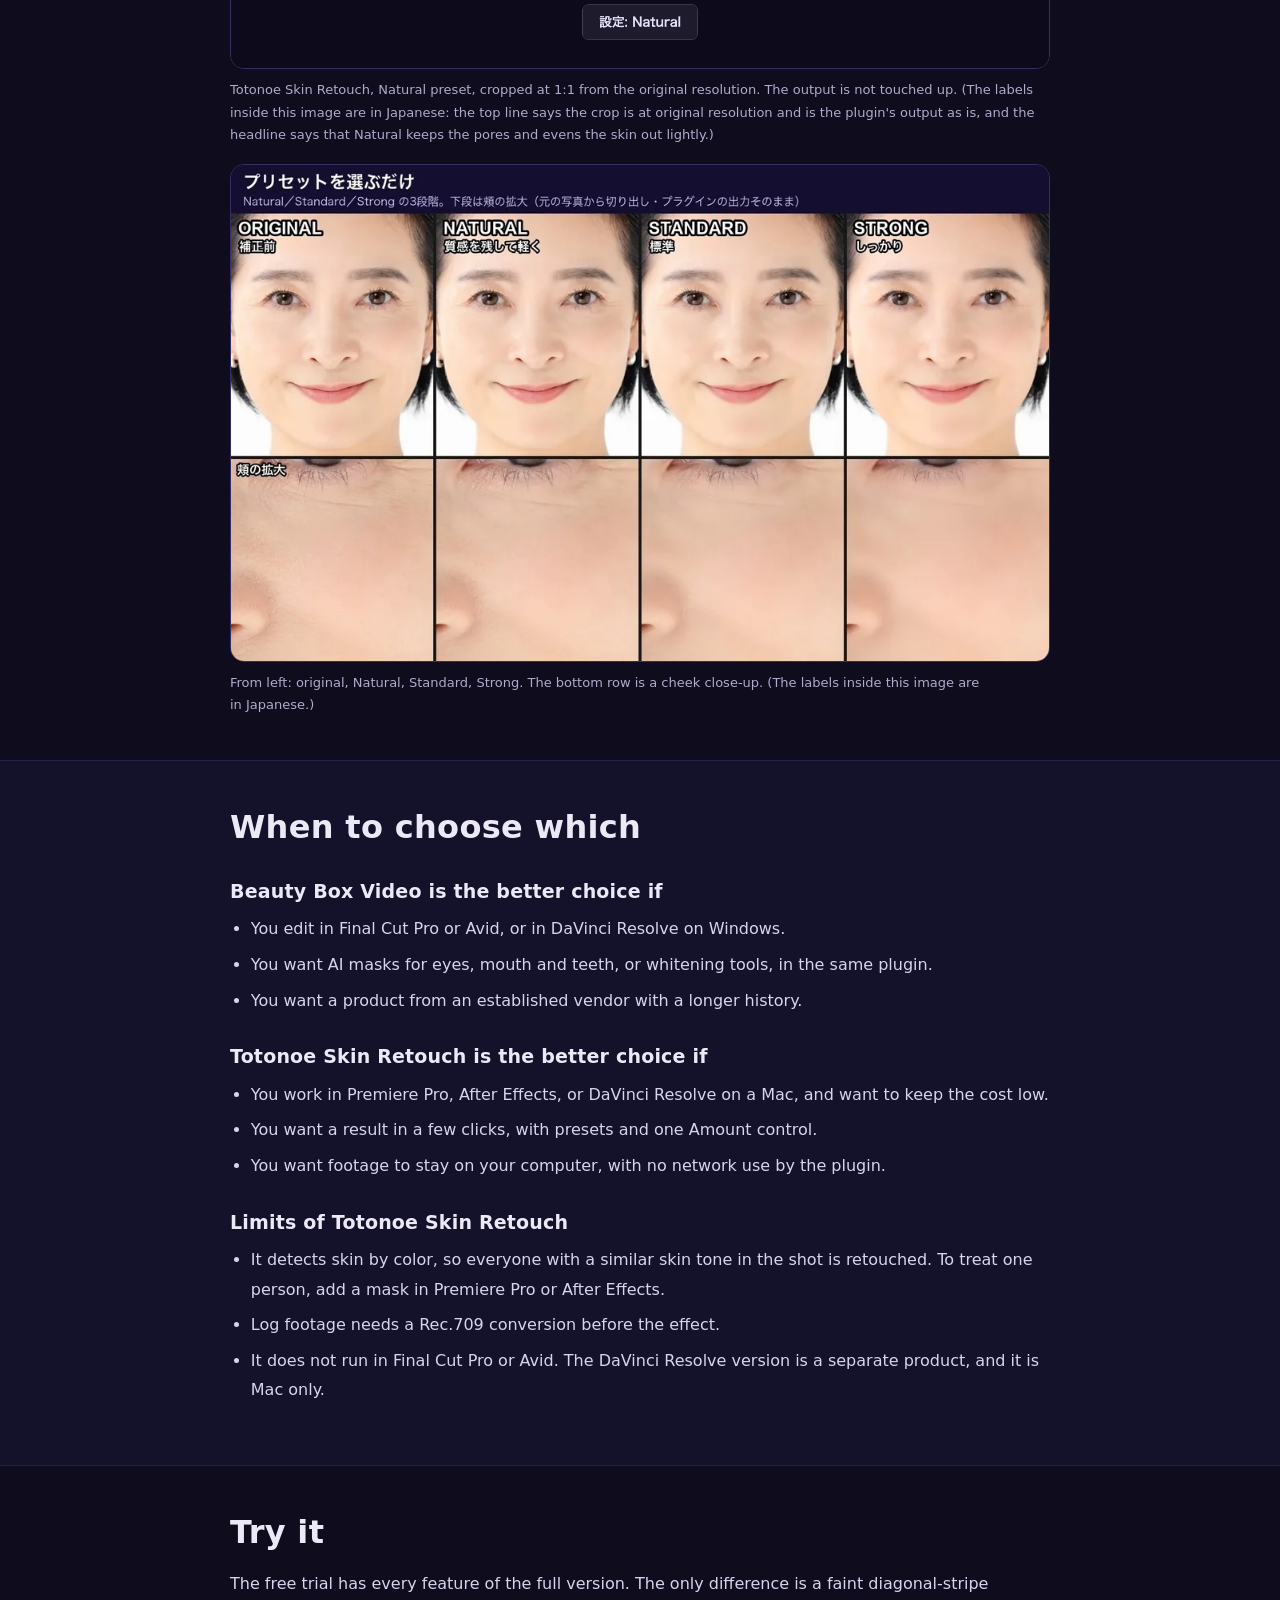
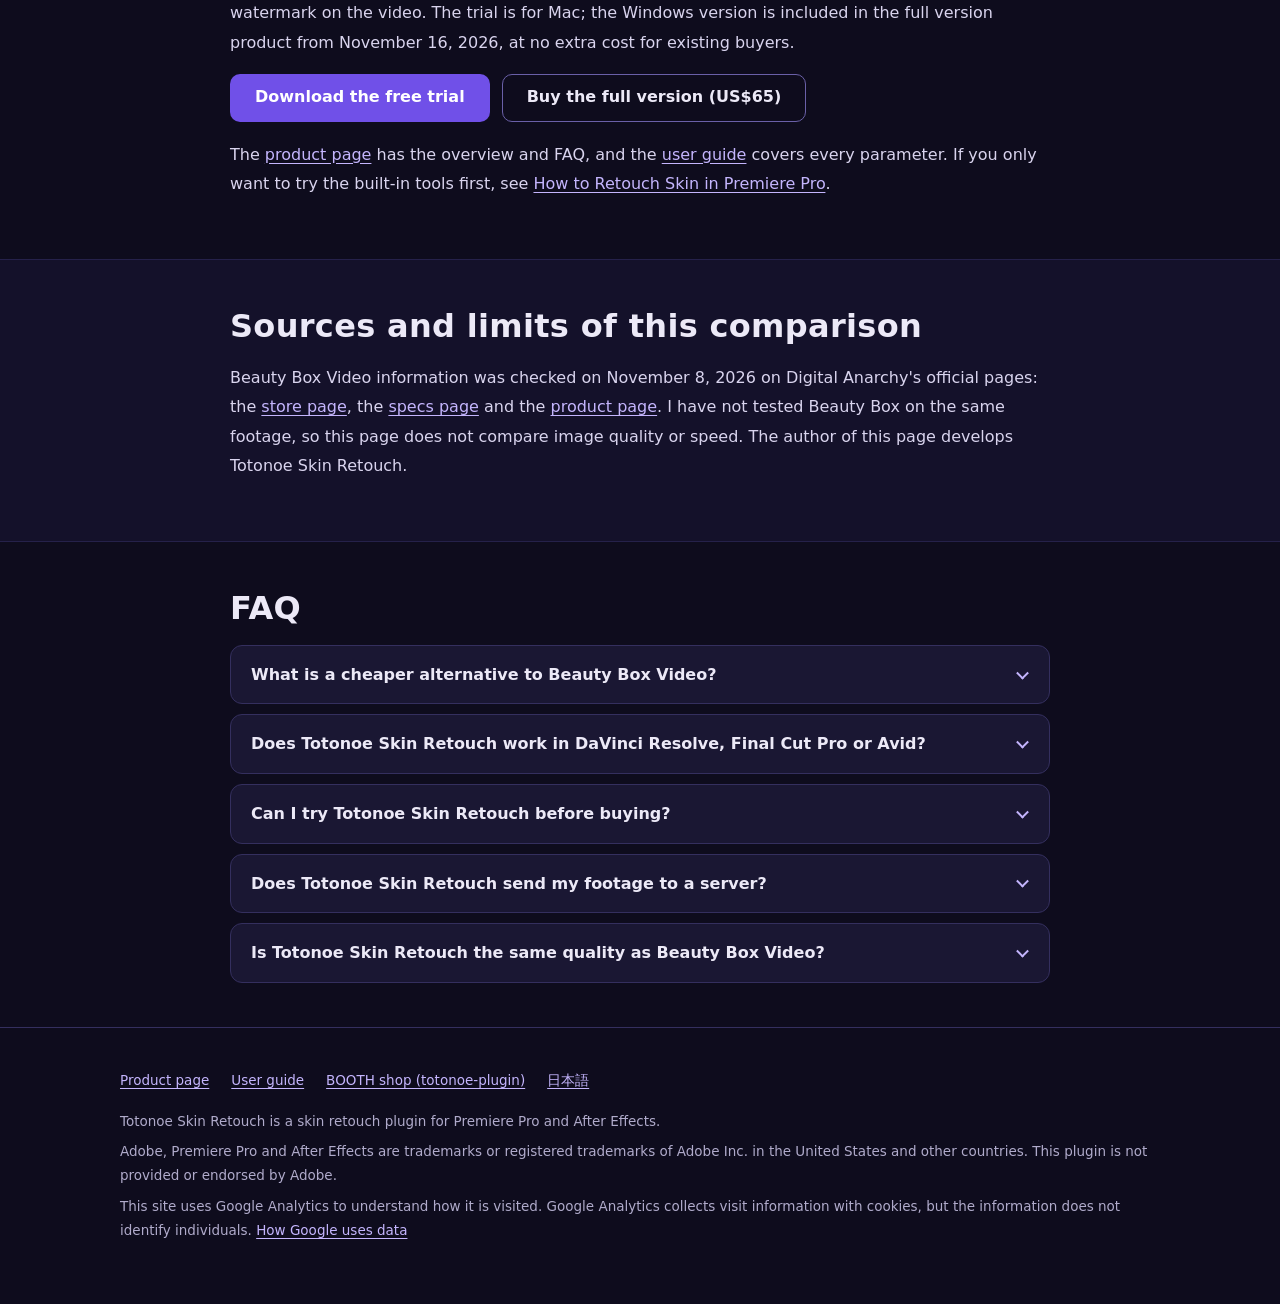
<file: en/beauty-box-alternative/index.html>
<!doctype html>
<html lang="en">
<head>
<meta charset="utf-8">
<meta name="viewport" content="width=device-width, initial-scale=1">
<!--
Beauty Box Video facts, checked 2026-11-08 on official Digital Anarchy pages:
- https://store.digitalanarchy.com/VIDEO_PLUGINS/315-beauty-box-video-50.html : Beauty Box Video 6.0, $199.00; one selected host app, each additional host app usually $89; hosts Adobe (After Effects, Premiere Pro), Final Cut Pro and Motion, Avid, OpenFX (Nuke), OpenFX (DaVinci Resolve); Mac OS 10.14 and later, Windows 8 and later; optimized for Apple Metal, Nvidia CUDA and OpenCL; face detection that identifies skin tones
- https://www.digitalanarchy.com/beautyVID/specs.html : supported hosts After Effects, Premiere Pro, Final Cut Pro, Avid, DaVinci Resolve; Windows 10 and later, macOS 10.14 and later, Intel and Apple Silicon; v6.0 (June 2025) "AI Shine Removal. AI-Based Masks."; serial number activation
- https://digitalanarchy.com/beauty-box-video/ : "fully functional watermarked trial"; skin tone detection builds a mask limiting smoothing/shine reduction to skin; A.I.-powered auto-detection of eyes, mouth and teeth; teeth and eye whitening; Metal, CUDA, OpenCL
- https://blog.digitalanarchy.com/video-editing-plugins/downloading-plugins-and-demos-from-our-website/ : serial number removes the watermark; demo is the same as the release version
Not confirmed on official pages (so left out): whether the license is perpetual or subscription.
-->
<!-- Google Analytics (GA4). The same measurement ID is also set in the BOOTH shop settings -->
<script async src="https://www.googletagmanager.com/gtag/js?id=G-DPGWX3PMB1"></script>
<script>
  window.dataLayer = window.dataLayer || [];
  function gtag(){dataLayer.push(arguments);}
  gtag('js', new Date());
  gtag('config', 'G-DPGWX3PMB1');
</script>
<title>Beauty Box Alternative for Premiere Pro &amp; After Effects</title>
<meta name="description" content="A Beauty Box Video alternative for Premiere Pro and After Effects: price, hosts, trial and features compared, and when each one is the better choice.">
<link rel="canonical" href="https://totonoe.designstudiomarimo.com/en/beauty-box-alternative/">
<meta name="theme-color" content="#0e0c1d">
<link rel="icon" href="../../assets/favicon.svg" type="image/svg+xml">

<meta property="og:type" content="article">
<meta property="og:locale" content="en_US">
<meta property="og:site_name" content="Totonoe Skin Retouch">
<meta property="og:title" content="Beauty Box Alternative for Premiere Pro and After Effects (2026)">
<meta property="og:description" content="A cheaper Beauty Box Video alternative for Premiere Pro and After Effects, compared honestly with prices checked on Nov 8, 2026.">
<meta property="og:url" content="https://totonoe.designstudiomarimo.com/en/beauty-box-alternative/">
<meta property="og:image" content="https://totonoe.designstudiomarimo.com/assets/ogp.jpg">
<meta property="og:image:width" content="1200">
<meta property="og:image:height" content="630">
<meta name="twitter:card" content="summary_large_image">
<meta name="twitter:title" content="Beauty Box Alternative for Premiere Pro and After Effects">
<meta name="twitter:description" content="Price, hosts, trial and features compared, and when each one is the better choice.">
<meta name="twitter:image" content="https://totonoe.designstudiomarimo.com/assets/ogp.jpg">

<link rel="stylesheet" href="../../assets/style.css">
<style>
  .guide-body { max-width: 860px; }
  .guide-body h2 { font-size: clamp(24px, 4.4vw, 32px); margin: 0 0 14px; }
  .guide-body h3 { font-size: 19px; margin: 28px 0 10px; }
  .guide-body p, .guide-body li { color: #d9d4ee; }
  .guide-body ul, .guide-body ol { padding-left: 1.3em; margin: 0 0 16px; }
  .guide-body li + li { margin-top: 6px; }
  .guide-hero { padding: 40px 0 28px; background: linear-gradient(180deg, #120f26, var(--bg)); }
  .guide-hero h1 { font-size: clamp(26px, 5vw, 38px); line-height: 1.4; margin: 0 0 12px; color: #fff; }
  .guide-hero p { color: #d9d4ee; max-width: 720px; margin: 0 0 8px; }
  .toc { background: var(--surface); border: 1px solid var(--line); border-radius: 12px; padding: 18px 22px; margin: 24px 0 0; max-width: 720px; }
  .toc h2 { font-size: 16px; margin: 0 0 8px; }
  .toc ol { margin: 0; padding-left: 1.3em; columns: 2 240px; }
  .toc li { margin: 0 0 4px; }
  .toc a { color: var(--accent); }
  .guide-sec { padding: 44px 0; scroll-margin-top: 64px; }
  .guide-sec[id], .guide-body h3[id] { scroll-margin-top: 72px; }
  .guide-fig { margin: 18px 0 0; max-width: 860px; }
  .guide-fig img { border-radius: var(--radius); border: 1px solid var(--line); width: 100%; height: auto; }
</style>

<script type="application/ld+json">
{
 "@context": "https://schema.org",
 "@type": "Article",
 "@id": "https://totonoe.designstudiomarimo.com/en/beauty-box-alternative/#article",
 "headline": "Beauty Box Alternative for Premiere Pro and After Effects (2026)",
 "description": "A Beauty Box Video alternative for Premiere Pro and After Effects: price, host apps, trial and features compared using the vendor's published information checked on November 8, 2026, and when each product is the better choice.",
 "url": "https://totonoe.designstudiomarimo.com/en/beauty-box-alternative/",
 "mainEntityOfPage": "https://totonoe.designstudiomarimo.com/en/beauty-box-alternative/",
 "inLanguage": "en",
 "image": "https://totonoe.designstudiomarimo.com/assets/ogp.jpg",
 "datePublished": "2026-11-08",
 "dateModified": "2026-11-08",
 "about": {
  "@type": "SoftwareApplication",
  "@id": "https://totonoe.designstudiomarimo.com/en/#software",
  "name": "Totonoe Skin Retouch",
  "url": "https://totonoe.designstudiomarimo.com/en/"
 },
 "author": {"@type": "Organization", "name": "design studio marimo", "url": "https://totonoe-plugin.booth.pm/"},
 "publisher": {"@type": "Organization", "name": "design studio marimo", "url": "https://totonoe-plugin.booth.pm/"}
}
</script>
<script type="application/ld+json">
{
 "@context": "https://schema.org",
 "@type": "FAQPage",
 "mainEntity": [
  {
   "@type": "Question",
   "name": "What is a cheaper alternative to Beauty Box Video?",
   "acceptedAnswer": {
    "@type": "Answer",
    "text": "Totonoe Skin Retouch is a one-time purchase of US$65 for Premiere Pro and After Effects. Digital Anarchy's store lists Beauty Box Video 6.0 at $199 for one host app as of November 8, 2026."
   }
  },
  {
   "@type": "Question",
   "name": "Does Totonoe Skin Retouch work in DaVinci Resolve, Final Cut Pro or Avid?",
   "acceptedAnswer": {
    "@type": "Answer",
    "text": "Totonoe Skin Retouch has a separate DaVinci Resolve version. It is Mac only, and Windows is not supported. The Premiere Pro and After Effects version does not run in DaVinci Resolve. Final Cut Pro and Avid are not supported. Digital Anarchy lists Beauty Box Video for DaVinci Resolve, Final Cut Pro and Avid as well."
   }
  },
  {
   "@type": "Question",
   "name": "Can I try Totonoe Skin Retouch before buying?",
   "acceptedAnswer": {
    "@type": "Answer",
    "text": "Yes. The free trial on BOOTH has every feature of the full version and adds a faint diagonal-stripe watermark to the video. Digital Anarchy also offers a fully functional watermarked trial of Beauty Box Video."
   }
  },
  {
   "@type": "Question",
   "name": "Does Totonoe Skin Retouch send my footage to a server?",
   "acceptedAnswer": {
    "@type": "Answer",
    "text": "No. All processing runs on your computer, footage is never uploaded, and the plugin works offline after installation."
   }
  },
  {
   "@type": "Question",
   "name": "Is Totonoe Skin Retouch the same quality as Beauty Box Video?",
   "acceptedAnswer": {
    "@type": "Answer",
    "text": "I have not tested Beauty Box Video on the same footage, so I cannot say. Both detect skin by color and smooth only the detected area, so the best check is to run each trial on your own footage."
   }
  }
 ]
}
</script>
</head>
<body>
<a class="skip" href="#main">Skip to content</a>

<header class="site-header">
  <div class="wrap">
    <a class="brand" href="../">Totonoe<small>Skin Retouch</small></a>
    <nav class="nav" aria-label="On this page">
      <a href="#answer">Short answer</a>
      <a href="#compare">Comparison</a>
      <a href="#choose">Which to choose</a>
      <a href="#faq">FAQ</a>
    </nav>
    <a class="btn btn-primary btn-sm header-cta" href="https://booth.pm/en/items/8892910" rel="noopener">Free trial</a>
    <a href="../../" hreflang="ja" lang="ja" style="margin-left:4px;font-size:13px;color:var(--muted);text-decoration:none;white-space:nowrap">日本語</a>
  </div>
</header>

<main id="main">

<section class="guide-hero" id="top">
  <div class="wrap guide-body">
    <h1>Beauty Box Alternative for Premiere Pro and After Effects (2026)</h1>
    <p>Totonoe Skin Retouch is a lower-priced alternative to Beauty Box Video for Premiere Pro and After Effects. It is a one-time purchase of US$65, and Digital Anarchy's store lists Beauty Box Video 6.0 at $199 for one host app. Both detect skin by color and smooth only the skin area, but they differ in host support and extra tools.</p>
    <p>I am a video editor in Japan (music videos, interviews and commercials) and the developer of Totonoe Skin Retouch. I have not tested Beauty Box on the same footage, so the Beauty Box side of this comparison is based on information Digital Anarchy publishes. Prices were checked on November 8, 2026.</p>

    <nav class="toc" aria-label="Contents">
      <h2>Contents</h2>
      <ol>
        <li><a href="#answer">Short answer</a></li>
        <li><a href="#compare">Comparison table</a></li>
        <li><a href="#same-diff">What is the same and what is different</a></li>
        <li><a href="#choose">When to choose which</a></li>
        <li><a href="#try">Try it</a></li>
        <li><a href="#sources">Sources and limits of this comparison</a></li>
        <li><a href="#faq">FAQ</a></li>
      </ol>
    </nav>
  </div>
</section>

<section class="guide-sec" id="answer">
  <div class="wrap guide-body">
    <h2>Short answer</h2>
    <ul>
      <li>If you edit in Premiere Pro or After Effects and want to spend less, Totonoe Skin Retouch costs about one third of the Beauty Box Video price listed on Digital Anarchy's store.</li>
      <li>If you need Final Cut Pro or Avid, or the extra AI tools for eyes, mouth and teeth, Beauty Box Video is the better choice. Digital Anarchy also lists Beauty Box Video for DaVinci Resolve, so check its OS support for your setup. Totonoe Skin Retouch has a separate DaVinci Resolve version, which is Mac only.</li>
      <li>Both offer a trial with a watermark, so you can compare them on your own footage before paying.</li>
    </ul>
  </div>
</section>

<section class="guide-sec alt" id="compare">
  <div class="wrap guide-body">
    <h2>Comparison table</h2>
    <div class="table-wrap">
      <table class="compare">
        <thead><tr><th scope="col"></th><th scope="col">Totonoe Skin Retouch</th><th scope="col">Beauty Box Video 6.0</th></tr></thead>
        <tbody>
          <tr><th scope="row">Price</th><td>US$65, one-time purchase</td><td>$199 for one host app. Each additional host app is usually $89</td></tr>
          <tr><th scope="row">Premiere Pro and After Effects</th><td>Both, with one purchase (2025 or later)</td><td>Listed together as the Adobe option</td></tr>
          <tr><th scope="row">Other hosts</th><td>DaVinci Resolve (OpenFX), as a separate product. Mac only</td><td>Final Cut Pro, Avid, DaVinci Resolve (OpenFX)</td></tr>
          <tr><th scope="row">OS</th><td>macOS 13 or later; Windows version (CPU) from November 16, 2026</td><td>macOS 10.14 or later; Windows 10 or later</td></tr>
          <tr><th scope="row">GPU</th><td>Metal on Mac. Windows uses the CPU only</td><td>Apple Metal, Nvidia CUDA, OpenCL</td></tr>
          <tr><th scope="row">Trial</th><td>Every feature, faint diagonal-stripe watermark</td><td>Fully functional, watermarked</td></tr>
          <tr><th scope="row">Skin detection</th><td>By color, automatic on every frame</td><td>By skin tone, automatic mask</td></tr>
          <tr><th scope="row">AI features</th><td>None</td><td>AI shine removal and AI-based masks (6.0); AI detection of eyes, mouth and teeth</td></tr>
          <tr><th scope="row">Processing</th><td>On your computer. Footage is never sent to a server and it works offline</td><td>Not stated on the pages I checked</td></tr>
        </tbody>
      </table>
    </div>
    <p class="cap">Beauty Box Video data comes from Digital Anarchy's official pages, checked on November 8, 2026. I could not confirm on those pages whether its license is perpetual or a subscription, so check the store before buying. Prices change, so check the vendor for the current price.</p>
    <p data-win-beta>A free Windows beta is available until November 15, 2026. Get it from the <a href="https://booth.pm/en/items/9047647" rel="noopener">beta page on BOOTH</a>.</p>
    <!-- remove the data-win-beta line above after 2026-11-16 -->
  </div>
</section>

<section class="guide-sec" id="same-diff">
  <div class="wrap guide-body">
    <h2>What is the same and what is different</h2>
    <h3>The same</h3>
    <ul>
      <li>Both find skin by its color and build a mask, so smoothing is limited to skin.</li>
      <li>Both are effect plugins for Premiere Pro and After Effects, so you apply them from the Effects panel like any other effect.</li>
      <li>Both offer a trial, so you can test them on your own footage.</li>
    </ul>
    <h3>Different</h3>
    <ul>
      <li><strong>Hosts.</strong> Totonoe supports Premiere Pro and After Effects in one product, and DaVinci Resolve (Mac only) in a separate product. Beauty Box also supports Final Cut Pro and Avid.</li>
      <li><strong>Extra tools.</strong> Beauty Box lists AI-based masks, AI detection of eyes, mouth and teeth, and teeth and eye whitening. Totonoe is a single skin retouch effect with no face detection.</li>
      <li><strong>Setup effort.</strong> Totonoe has presets (Natural, Standard, Strong) and one Amount control. Skin is detected the moment you apply the effect, so most shots need no masking.</li>
      <li><strong>Texture.</strong> Totonoe uses edge-preserving smoothing (a guided filter) to keep eyes, brows, lashes and hair edges sharp, and a Texture control adds back fine pore texture. De-Shine and Blemish controls are separate, and Temporal Stability steadies detection in moving shots.</li>
      <li><strong>Bit depth.</strong> Totonoe works in 8, 16 and 32-bit.</li>
    </ul>
    <figure class="guide-fig">
      <img src="../../assets/detail-pores.webp" width="1600" height="900" alt="Before and after on a close-up of skin with the Natural preset. The pores remain and the skin is lightly evened out" loading="lazy" decoding="async">
      <figcaption class="cap">Totonoe Skin Retouch, Natural preset, cropped at 1:1 from the original resolution. The output is not touched up. (The labels inside this image are in Japanese: the top line says the crop is at original resolution and is the plugin's output as is, and the headline says that Natural keeps the pores and evens the skin out lightly.)</figcaption>
    </figure>
    <figure class="guide-fig">
      <a class="zoom" href="../../assets/presets.webp" target="_blank" rel="noopener"><img src="../../assets/presets.webp" width="1024" height="621" alt="Comparison of the original, Natural, Standard and Strong, with a cheek close-up in the bottom row" loading="lazy" decoding="async"></a>
      <figcaption class="cap">From left: original, Natural, Standard, Strong. The bottom row is a cheek close-up. (The labels inside this image are in Japanese.)</figcaption>
    </figure>
  </div>
</section>

<section class="guide-sec alt" id="choose">
  <div class="wrap guide-body">
    <h2>When to choose which</h2>
    <h3>Beauty Box Video is the better choice if</h3>
    <ul>
      <li>You edit in Final Cut Pro or Avid, or in DaVinci Resolve on Windows.</li>
      <li>You want AI masks for eyes, mouth and teeth, or whitening tools, in the same plugin.</li>
      <li>You want a product from an established vendor with a longer history.</li>
    </ul>
    <h3>Totonoe Skin Retouch is the better choice if</h3>
    <ul>
      <li>You work in Premiere Pro, After Effects, or DaVinci Resolve on a Mac, and want to keep the cost low.</li>
      <li>You want a result in a few clicks, with presets and one Amount control.</li>
      <li>You want footage to stay on your computer, with no network use by the plugin.</li>
    </ul>
    <h3>Limits of Totonoe Skin Retouch</h3>
    <ul>
      <li>It detects skin by color, so everyone with a similar skin tone in the shot is retouched. To treat one person, add a mask in Premiere Pro or After Effects.</li>
      <li>Log footage needs a Rec.709 conversion before the effect.</li>
      <li>It does not run in Final Cut Pro or Avid. The DaVinci Resolve version is a separate product, and it is Mac only.</li>
    </ul>
  </div>
</section>

<section class="guide-sec" id="try">
  <div class="wrap guide-body">
    <h2>Try it</h2>
    <p>The free trial has every feature of the full version. The only difference is a faint diagonal-stripe watermark on the video. The trial is for Mac; the Windows version is included in the full version product from November 16, 2026, at no extra cost for existing buyers.</p>
    <div class="btn-row">
      <a class="btn btn-primary" href="https://booth.pm/en/items/8892910" rel="noopener">Download the free trial</a>
      <a class="btn btn-ghost" href="https://hukkuu.gumroad.com/l/totonoe-skin-retouch?utm_source=lp_en&amp;utm_medium=referral&amp;utm_campaign=gumroad_switch" rel="noopener">Buy the full version (US$65)</a>
    </div>
    <p style="margin-top:18px">The <a href="../">product page</a> has the overview and FAQ, and the <a href="../guide/">user guide</a> covers every parameter. If you only want to try the built-in tools first, see <a href="../premiere-pro-skin-retouch/">How to Retouch Skin in Premiere Pro</a>.</p>
  </div>
</section>

<section class="guide-sec alt" id="sources">
  <div class="wrap guide-body">
    <h2>Sources and limits of this comparison</h2>
    <p>Beauty Box Video information was checked on November 8, 2026 on Digital Anarchy's official pages: the <a href="https://store.digitalanarchy.com/VIDEO_PLUGINS/315-beauty-box-video-50.html" rel="noopener">store page</a>, the <a href="https://www.digitalanarchy.com/beautyVID/specs.html" rel="noopener">specs page</a> and the <a href="https://digitalanarchy.com/beauty-box-video/" rel="noopener">product page</a>. I have not tested Beauty Box on the same footage, so this page does not compare image quality or speed. The author of this page develops Totonoe Skin Retouch.</p>
  </div>
</section>

<section class="guide-sec" id="faq">
  <div class="wrap guide-body">
    <h2>FAQ</h2>
    <div class="faq">
      <details>
        <summary>What is a cheaper alternative to Beauty Box Video?</summary>
        <div class="ans"><p>Totonoe Skin Retouch is a one-time purchase of US$65 for Premiere Pro and After Effects. Digital Anarchy's store lists Beauty Box Video 6.0 at $199 for one host app as of November 8, 2026.</p></div>
      </details>
      <details>
        <summary>Does Totonoe Skin Retouch work in DaVinci Resolve, Final Cut Pro or Avid?</summary>
        <div class="ans"><p>Totonoe Skin Retouch has a separate DaVinci Resolve version. It is Mac only, and Windows is not supported. The Premiere Pro and After Effects version does not run in DaVinci Resolve. Final Cut Pro and Avid are not supported. Digital Anarchy lists Beauty Box Video for DaVinci Resolve, Final Cut Pro and Avid as well.</p></div>
      </details>
      <details>
        <summary>Can I try Totonoe Skin Retouch before buying?</summary>
        <div class="ans"><p>Yes. The free trial on BOOTH has every feature of the full version and adds a faint diagonal-stripe watermark to the video. Digital Anarchy also offers a fully functional watermarked trial of Beauty Box Video.</p></div>
      </details>
      <details>
        <summary>Does Totonoe Skin Retouch send my footage to a server?</summary>
        <div class="ans"><p>No. All processing runs on your computer, footage is never uploaded, and the plugin works offline after installation.</p></div>
      </details>
      <details>
        <summary>Is Totonoe Skin Retouch the same quality as Beauty Box Video?</summary>
        <div class="ans"><p>I have not tested Beauty Box Video on the same footage, so I cannot say. Both detect skin by color and smooth only the detected area, so the best check is to run each trial on your own footage.</p></div>
      </details>
    </div>
  </div>
</section>

</main>

<footer>
  <div class="wrap">
    <div class="links">
      <a href="../">Product page</a>
      <a href="../guide/">User guide</a>
      <a href="https://totonoe-plugin.booth.pm/" rel="noopener">BOOTH shop (totonoe-plugin)</a>
      <a href="../../" hreflang="ja" lang="ja">日本語</a>
    </div>
    <p>Totonoe Skin Retouch is a skin retouch plugin for Premiere Pro and After Effects.</p>
    <p>Adobe, Premiere Pro and After Effects are trademarks or registered trademarks of Adobe Inc. in the United States and other countries. This plugin is not provided or endorsed by Adobe.</p>
    <p>This site uses Google Analytics to understand how it is visited. Google Analytics collects visit information with cookies, but the information does not identify individuals. <a href="https://policies.google.com/technologies/partner-sites?hl=en" rel="noopener">How Google uses data</a></p>
  </div>
</footer>
<script src="../../assets/main.js" defer></script>
<script src="../../assets/track.js" defer></script>
</body>
</html>
</file>
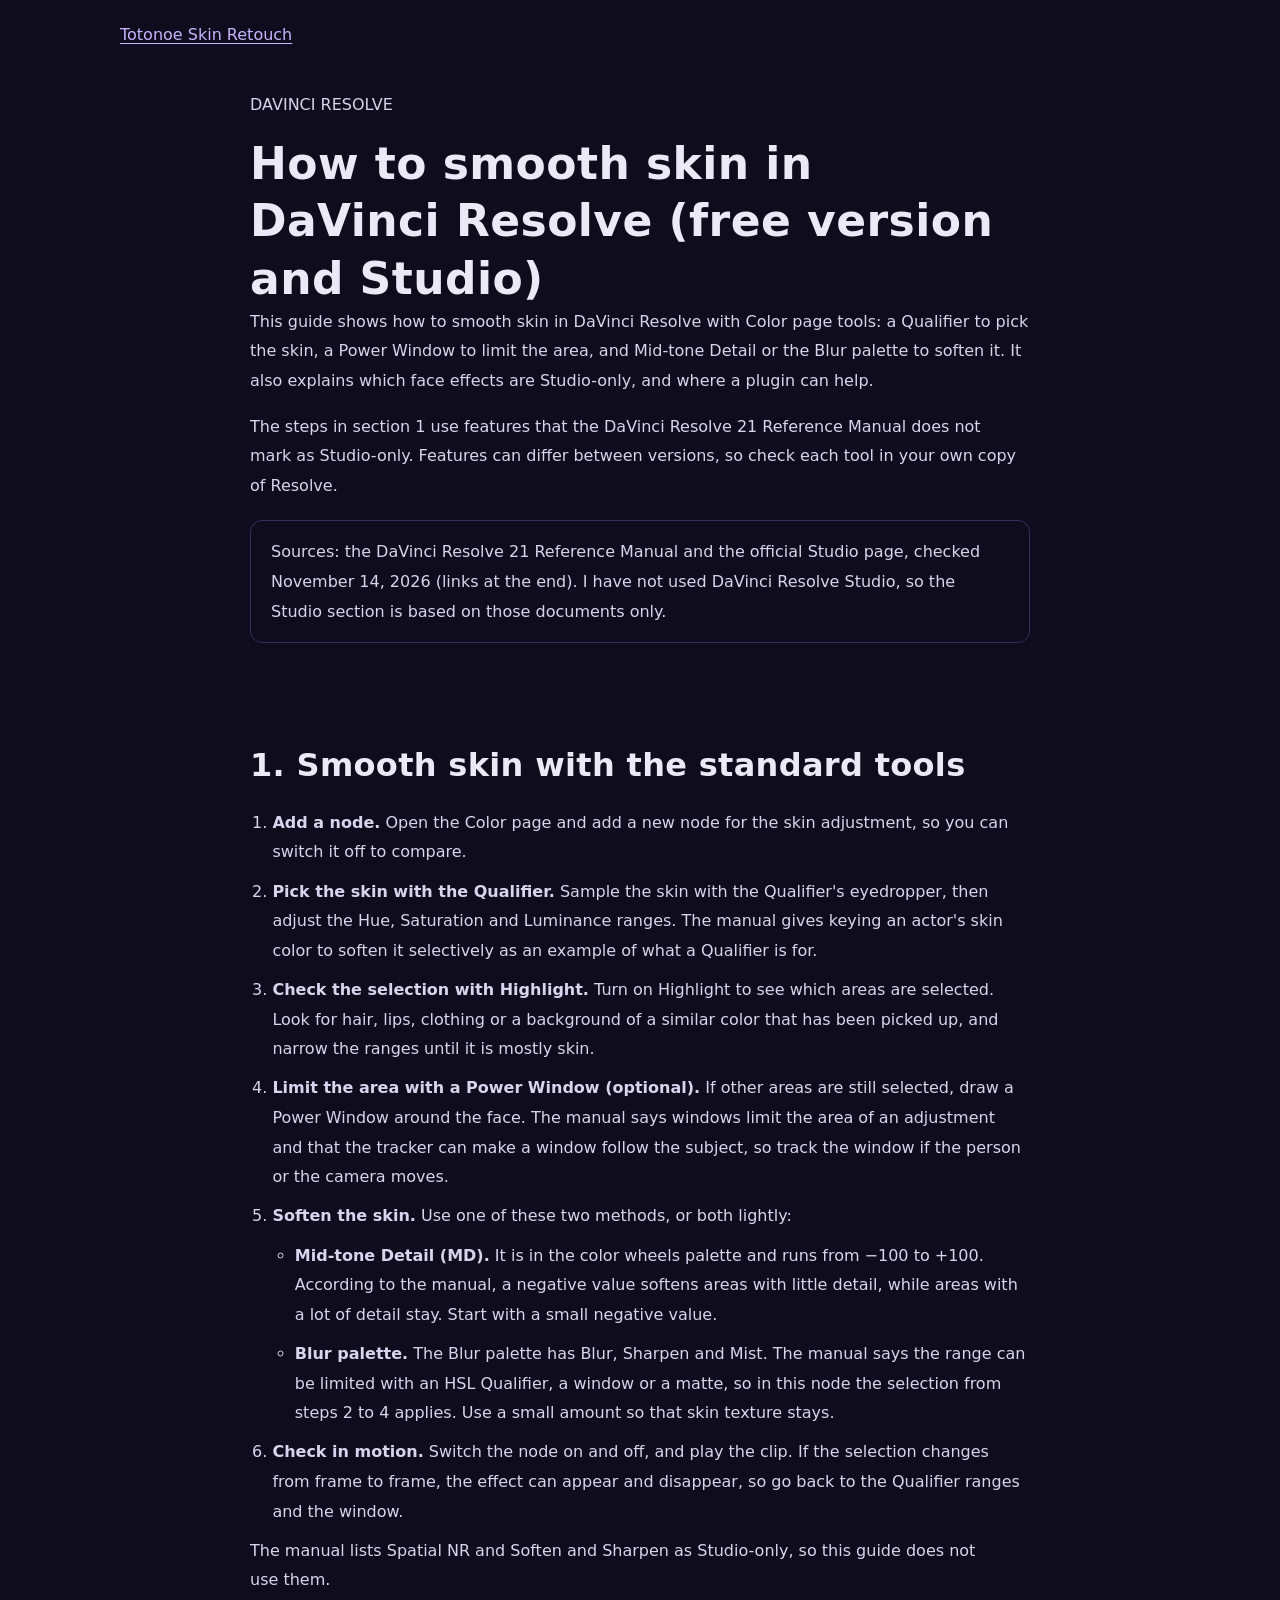
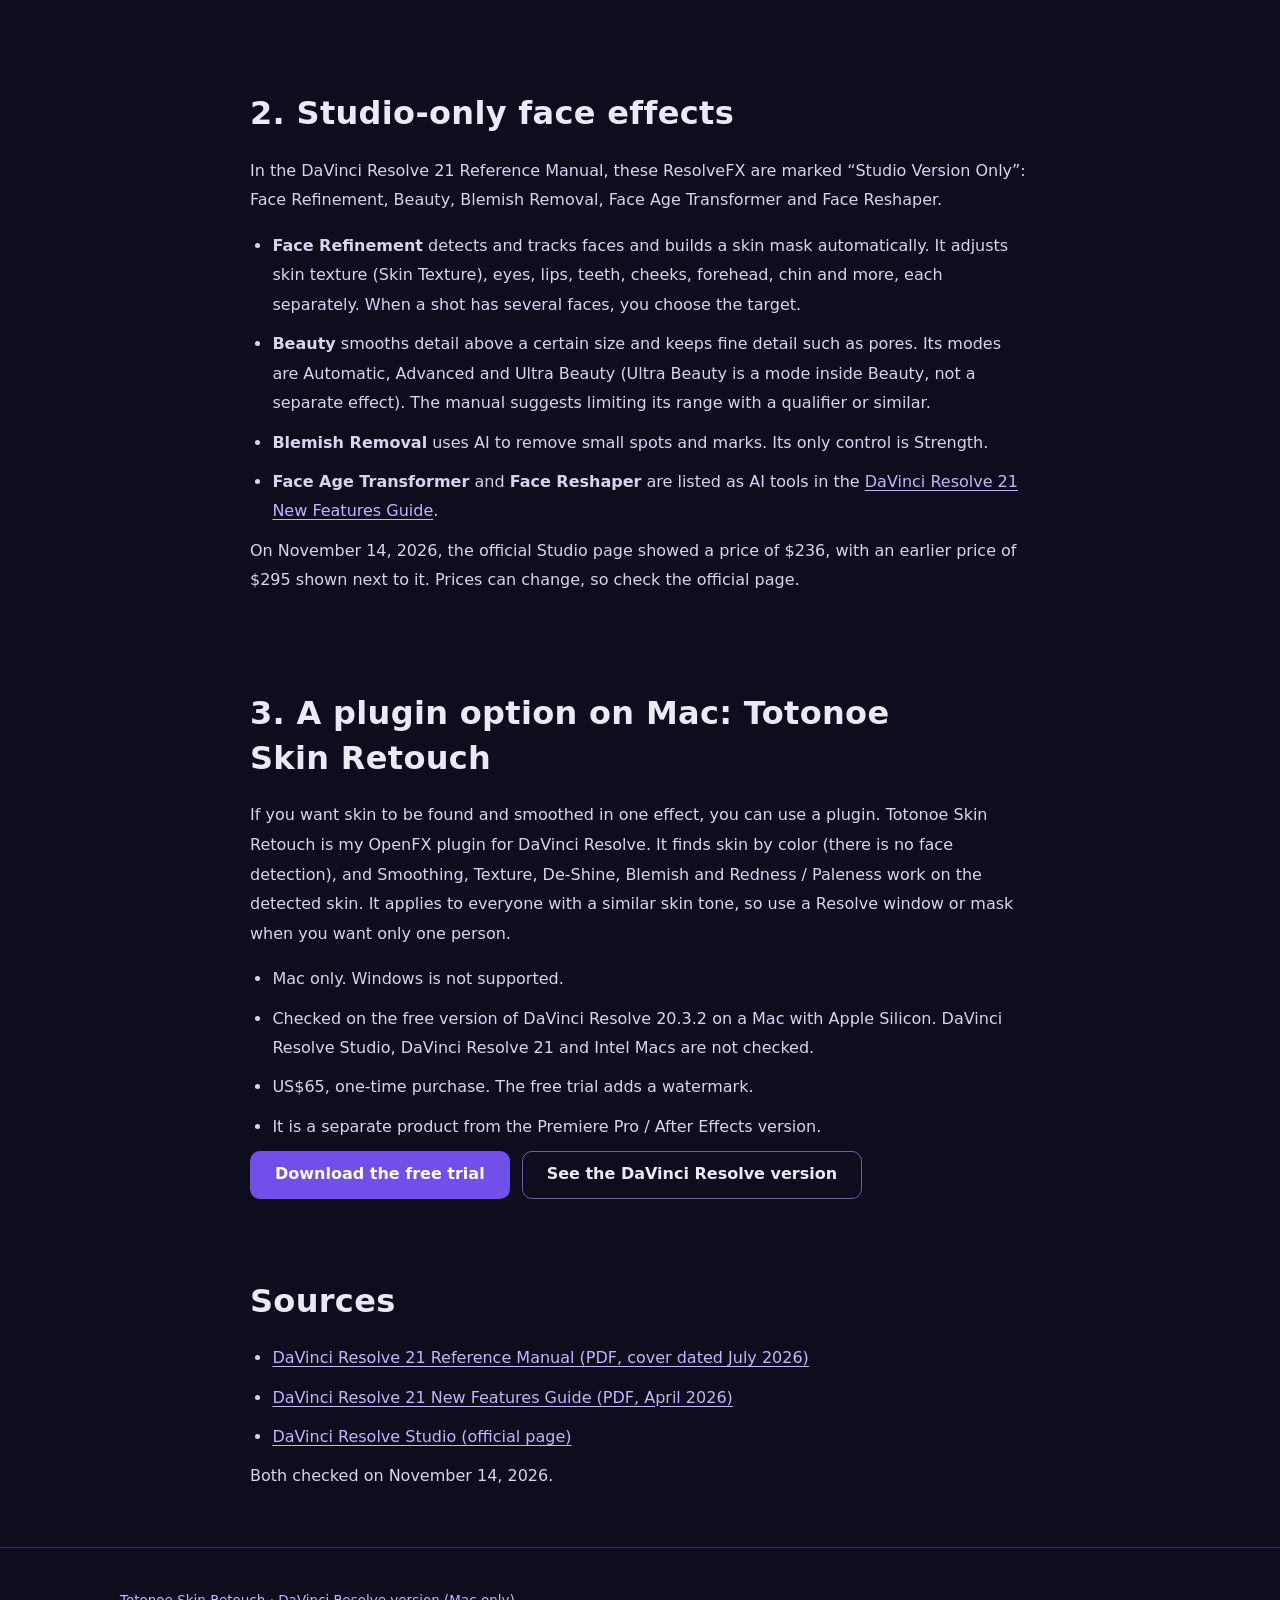
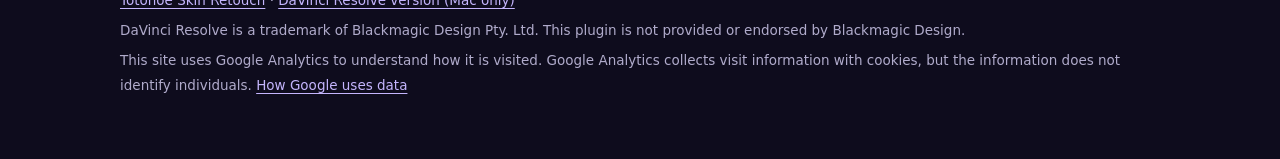
<file: en/davinci-resolve-skin-retouch/index.html>
<!doctype html>
<html lang="en">
<head>
<meta charset="utf-8">
<meta name="viewport" content="width=device-width, initial-scale=1">
<!-- Google Analytics (GA4). The same measurement ID is also set in the BOOTH shop settings -->
<script async src="https://www.googletagmanager.com/gtag/js?id=G-DPGWX3PMB1"></script>
<script>
  window.dataLayer = window.dataLayer || [];
  function gtag(){dataLayer.push(arguments);}
  gtag('js', new Date());
  gtag('config', 'G-DPGWX3PMB1');
</script>
<title>How to Smooth Skin in DaVinci Resolve (Free Version and Studio) | Totonoe</title>
<meta name="description" content="Smooth skin in DaVinci Resolve with a Qualifier, a Power Window with tracking, Mid-tone Detail or the Blur palette. Also covers the Studio-only face effects and a plugin option for Mac.">
<link rel="canonical" href="https://totonoe.designstudiomarimo.com/en/davinci-resolve-skin-retouch/">
<meta name="theme-color" content="#0e0c1d">
<link rel="icon" href="../../assets/favicon.svg" type="image/svg+xml">

<meta property="og:type" content="article">
<meta property="og:locale" content="en_US">
<meta property="og:site_name" content="Totonoe Skin Retouch">
<meta property="og:title" content="How to Smooth Skin in DaVinci Resolve (Free Version and Studio)">
<meta property="og:description" content="Step by step with a Qualifier, a tracked Power Window, Mid-tone Detail and the Blur palette, plus the Studio-only face effects.">
<meta property="og:url" content="https://totonoe.designstudiomarimo.com/en/davinci-resolve-skin-retouch/">
<meta property="og:image" content="https://totonoe.designstudiomarimo.com/assets/ogp.jpg">
<meta property="og:image:width" content="1200">
<meta property="og:image:height" content="630">
<meta name="twitter:card" content="summary_large_image">
<meta name="twitter:title" content="How to Smooth Skin in DaVinci Resolve (Free Version and Studio)">
<meta name="twitter:description" content="Qualifier, tracked Power Window, Mid-tone Detail, Blur palette and the Studio-only face effects.">
<meta name="twitter:image" content="https://totonoe.designstudiomarimo.com/assets/ogp.jpg">
<link rel="stylesheet" href="../../assets/style.css">
<script type="application/ld+json">
{
 "@context": "https://schema.org",
 "@type": "Article",
 "headline": "How to Smooth Skin in DaVinci Resolve (Free Version and Studio)",
 "description": "Smooth skin in DaVinci Resolve with a Qualifier, a tracked Power Window, Mid-tone Detail or the Blur palette. Also covers the Studio-only face effects and a plugin option for Mac.",
 "url": "https://totonoe.designstudiomarimo.com/en/davinci-resolve-skin-retouch/",
 "mainEntityOfPage": "https://totonoe.designstudiomarimo.com/en/davinci-resolve-skin-retouch/",
 "inLanguage": "en",
 "datePublished": "2026-11-14",
 "dateModified": "2026-11-14",
 "image": "https://totonoe.designstudiomarimo.com/assets/ogp.jpg",
 "author": {"@type": "Organization", "name": "design studio marimo"},
 "publisher": {"@type": "Organization", "name": "design studio marimo", "url": "https://totonoe-plugin.booth.pm/"}
}
</script>
<style>
  .guide { max-width: 820px; }
  .guide h1 { font-size: clamp(28px, 5vw, 44px); line-height: 1.3; }
  .guide h2 { font-size: clamp(23px, 4vw, 32px); margin: 0 0 20px; }
  .guide p, .guide li { color: #d9d4ee; }
  .guide ol, .guide ul { padding-left: 1.4em; }
  .guide li { margin: .6em 0; }
  .guide-section { padding: 40px 0; }
  .guide a:not(.btn) { text-decoration: underline; }
  .guide .note { border: 1px solid var(--line); border-radius: 12px; padding: 16px 20px; margin: 20px 0; }
  .guide .note p:last-child { margin-bottom: 0; }
</style>
</head>
<body>
<header><div class="wrap" style="padding-top:20px"><a href="../">Totonoe Skin Retouch</a></div></header>
<main>

<section class="guide-section"><div class="wrap guide">
  <p class="kicker">DAVINCI RESOLVE</p>
  <h1>How to smooth skin in DaVinci Resolve (free version and Studio)</h1>
  <p>This guide shows how to smooth skin in DaVinci Resolve with Color page tools: a Qualifier to pick the skin, a Power Window to limit the area, and Mid-tone Detail or the Blur palette to soften it. It also explains which face effects are Studio-only, and where a plugin can help.</p>
  <p>The steps in section 1 use features that the DaVinci Resolve 21 Reference Manual does not mark as Studio-only. Features can differ between versions, so check each tool in your own copy of Resolve.</p>
  <div class="note"><p>Sources: the DaVinci Resolve 21 Reference Manual and the official Studio page, checked November 14, 2026 (links at the end). I have not used DaVinci Resolve Studio, so the Studio section is based on those documents only.</p></div>
</div></section>

<section class="guide-section"><div class="wrap guide">
  <h2>1. Smooth skin with the standard tools</h2>
  <ol>
    <li><strong>Add a node.</strong> Open the Color page and add a new node for the skin adjustment, so you can switch it off to compare.</li>
    <li><strong>Pick the skin with the Qualifier.</strong> Sample the skin with the Qualifier's eyedropper, then adjust the Hue, Saturation and Luminance ranges. The manual gives keying an actor's skin color to soften it selectively as an example of what a Qualifier is for.</li>
    <li><strong>Check the selection with Highlight.</strong> Turn on Highlight to see which areas are selected. Look for hair, lips, clothing or a background of a similar color that has been picked up, and narrow the ranges until it is mostly skin.</li>
    <li><strong>Limit the area with a Power Window (optional).</strong> If other areas are still selected, draw a Power Window around the face. The manual says windows limit the area of an adjustment and that the tracker can make a window follow the subject, so track the window if the person or the camera moves.</li>
    <li><strong>Soften the skin.</strong> Use one of these two methods, or both lightly:
      <ul>
        <li><strong>Mid-tone Detail (MD).</strong> It is in the color wheels palette and runs from &minus;100 to +100. According to the manual, a negative value softens areas with little detail, while areas with a lot of detail stay. Start with a small negative value.</li>
        <li><strong>Blur palette.</strong> The Blur palette has Blur, Sharpen and Mist. The manual says the range can be limited with an HSL Qualifier, a window or a matte, so in this node the selection from steps 2 to 4 applies. Use a small amount so that skin texture stays.</li>
      </ul>
    </li>
    <li><strong>Check in motion.</strong> Switch the node on and off, and play the clip. If the selection changes from frame to frame, the effect can appear and disappear, so go back to the Qualifier ranges and the window.</li>
  </ol>
  <p>The manual lists Spatial NR and Soften and Sharpen as Studio-only, so this guide does not use them.</p>
</div></section>

<section class="guide-section"><div class="wrap guide">
  <h2>2. Studio-only face effects</h2>
  <p>In the DaVinci Resolve 21 Reference Manual, these ResolveFX are marked &ldquo;Studio Version Only&rdquo;: Face Refinement, Beauty, Blemish Removal, Face Age Transformer and Face Reshaper.</p>
  <ul>
    <li><strong>Face Refinement</strong> detects and tracks faces and builds a skin mask automatically. It adjusts skin texture (Skin Texture), eyes, lips, teeth, cheeks, forehead, chin and more, each separately. When a shot has several faces, you choose the target.</li>
    <li><strong>Beauty</strong> smooths detail above a certain size and keeps fine detail such as pores. Its modes are Automatic, Advanced and Ultra Beauty (Ultra Beauty is a mode inside Beauty, not a separate effect). The manual suggests limiting its range with a qualifier or similar.</li>
    <li><strong>Blemish Removal</strong> uses AI to remove small spots and marks. Its only control is Strength.</li>
    <li><strong>Face Age Transformer</strong> and <strong>Face Reshaper</strong> are listed as AI tools in the <a href="https://documents.blackmagicdesign.com/SupportNotes/DaVinci_Resolve_21_New_Features_Guide.pdf" rel="noopener">DaVinci Resolve 21 New Features Guide</a>.</li>
  </ul>
  <p>On November 14, 2026, the official Studio page showed a price of $236, with an earlier price of $295 shown next to it. Prices can change, so check the official page.</p>
</div></section>

<section class="guide-section"><div class="wrap guide">
  <h2>3. A plugin option on Mac: Totonoe Skin Retouch</h2>
  <p>If you want skin to be found and smoothed in one effect, you can use a plugin. Totonoe Skin Retouch is my OpenFX plugin for DaVinci Resolve. It finds skin by color (there is no face detection), and Smoothing, Texture, De-Shine, Blemish and Redness / Paleness work on the detected skin. It applies to everyone with a similar skin tone, so use a Resolve window or mask when you want only one person.</p>
  <ul>
    <li>Mac only. Windows is not supported.</li>
    <li>Checked on the free version of DaVinci Resolve 20.3.2 on a Mac with Apple Silicon. DaVinci Resolve Studio, DaVinci Resolve 21 and Intel Macs are not checked.</li>
    <li>US$65, one-time purchase. The free trial adds a watermark.</li>
    <li>It is a separate product from the Premiere Pro / After Effects version.</li>
  </ul>
  <div class="btn-row"><a class="btn btn-primary" href="https://booth.pm/en/items/9143931?utm_source=website&amp;utm_medium=article&amp;utm_campaign=resolve_guide_en" rel="noopener">Download the free trial</a><a class="btn btn-ghost" href="../resolve/">See the DaVinci Resolve version</a></div>
</div></section>

<section class="guide-section"><div class="wrap guide">
  <h2>Sources</h2>
  <ul>
    <li><a href="https://documents.blackmagicdesign.com/UserManuals/DaVinci_Resolve_21_Reference_Manual.pdf" rel="noopener">DaVinci Resolve 21 Reference Manual (PDF, cover dated July 2026)</a></li>
    <li><a href="https://documents.blackmagicdesign.com/SupportNotes/DaVinci_Resolve_21_New_Features_Guide.pdf" rel="noopener">DaVinci Resolve 21 New Features Guide (PDF, April 2026)</a></li>
    <li><a href="https://www.blackmagicdesign.com/products/davinciresolve/studio" rel="noopener">DaVinci Resolve Studio (official page)</a></li>
  </ul>
  <p>Both checked on November 14, 2026.</p>
</div></section>

</main>
<footer><div class="wrap">
  <p><a href="../">Totonoe Skin Retouch</a> &middot; <a href="../resolve/">DaVinci Resolve version (Mac only)</a></p>
  <p>DaVinci Resolve is a trademark of Blackmagic Design Pty. Ltd. This plugin is not provided or endorsed by Blackmagic Design.</p>
  <p>This site uses Google Analytics to understand how it is visited. Google Analytics collects visit information with cookies, but the information does not identify individuals. <a href="https://policies.google.com/technologies/partner-sites?hl=en" rel="noopener">How Google uses data</a></p>
</div></footer>
<script src="../../assets/track.js" defer></script>
</body>
</html>
</file>
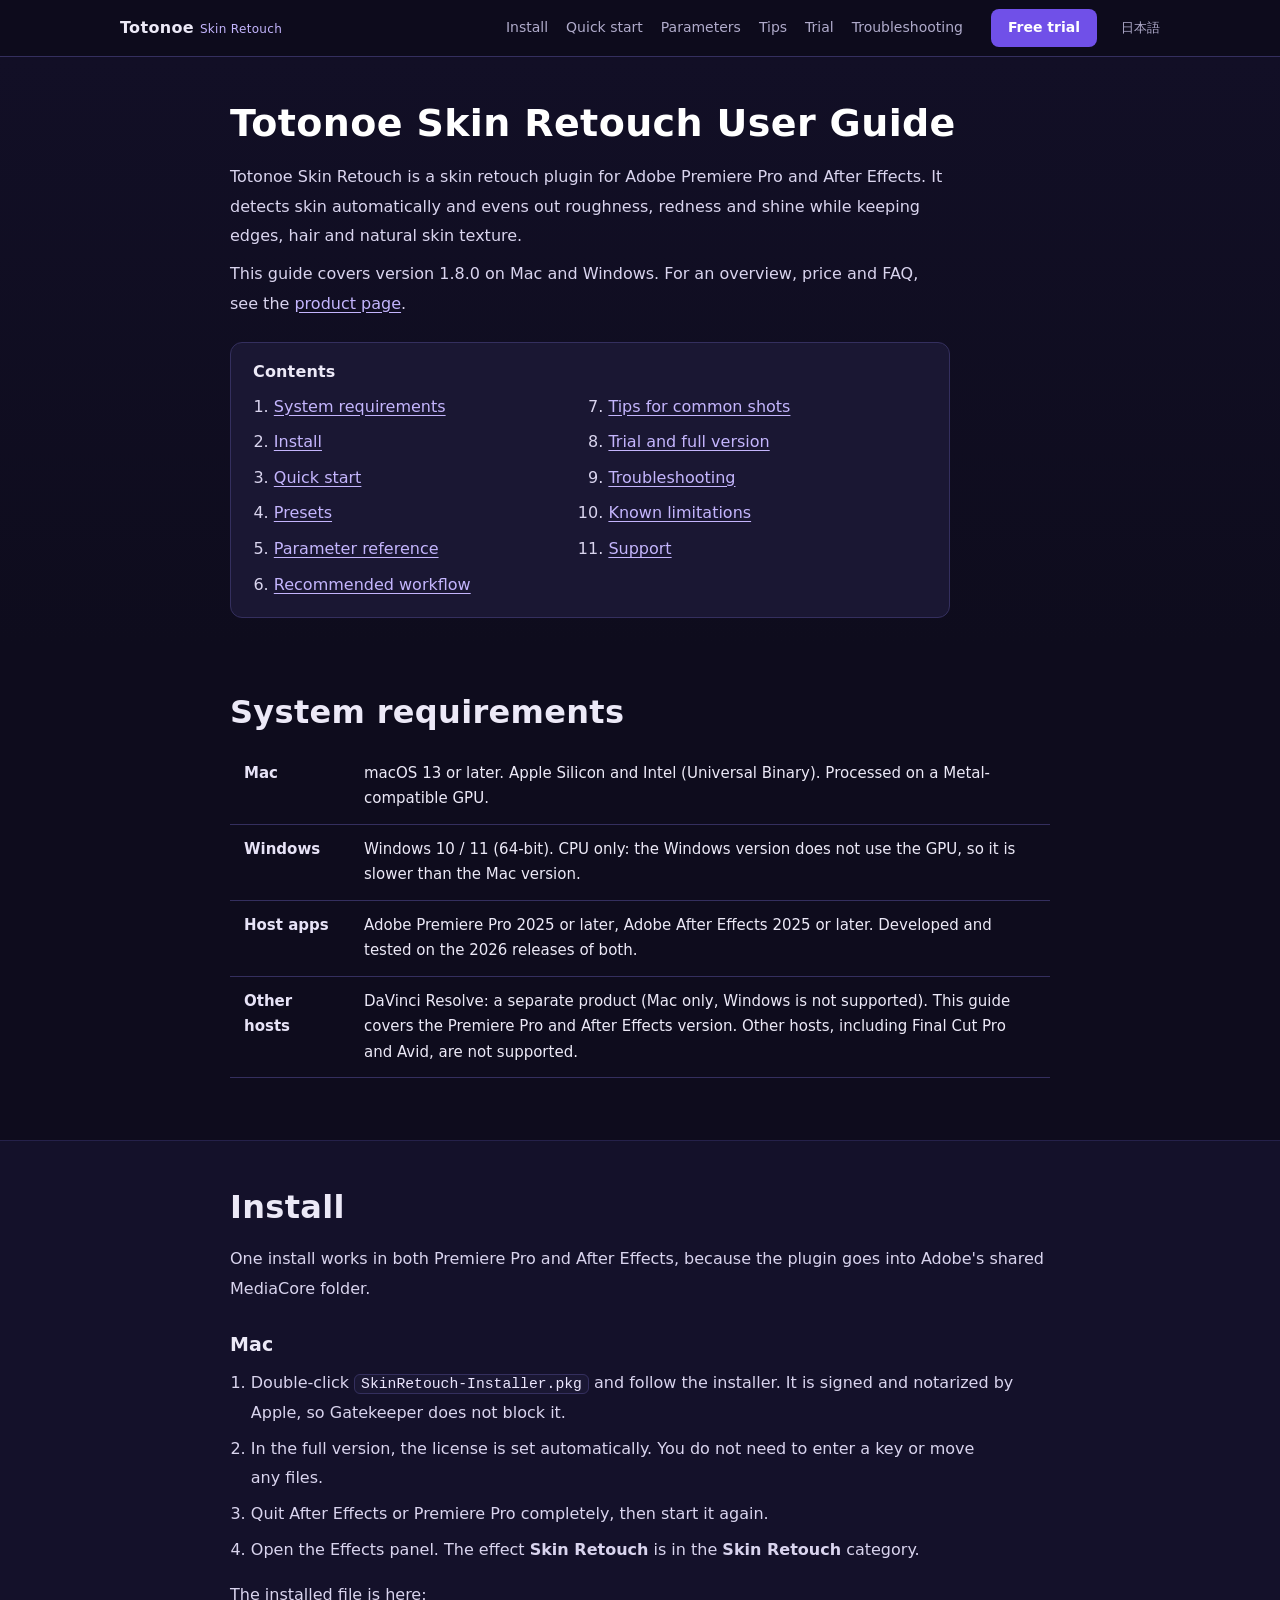
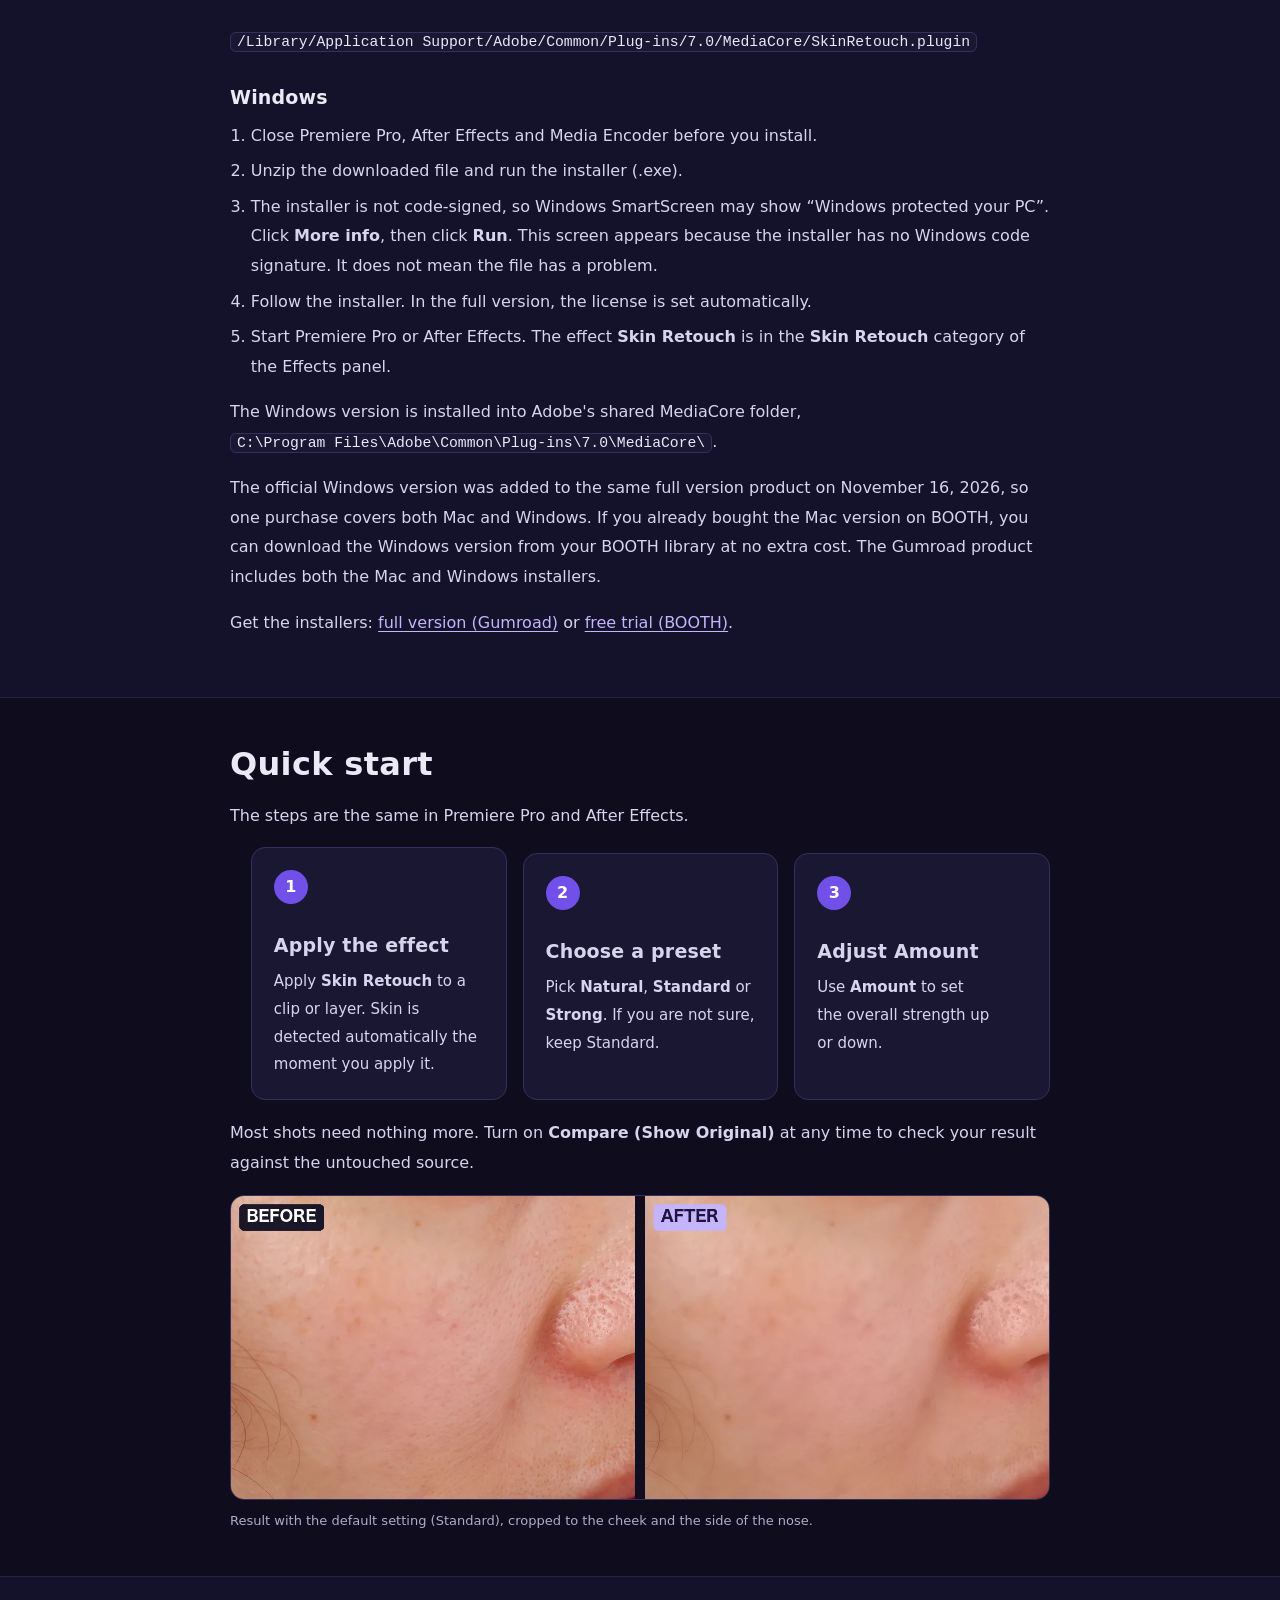
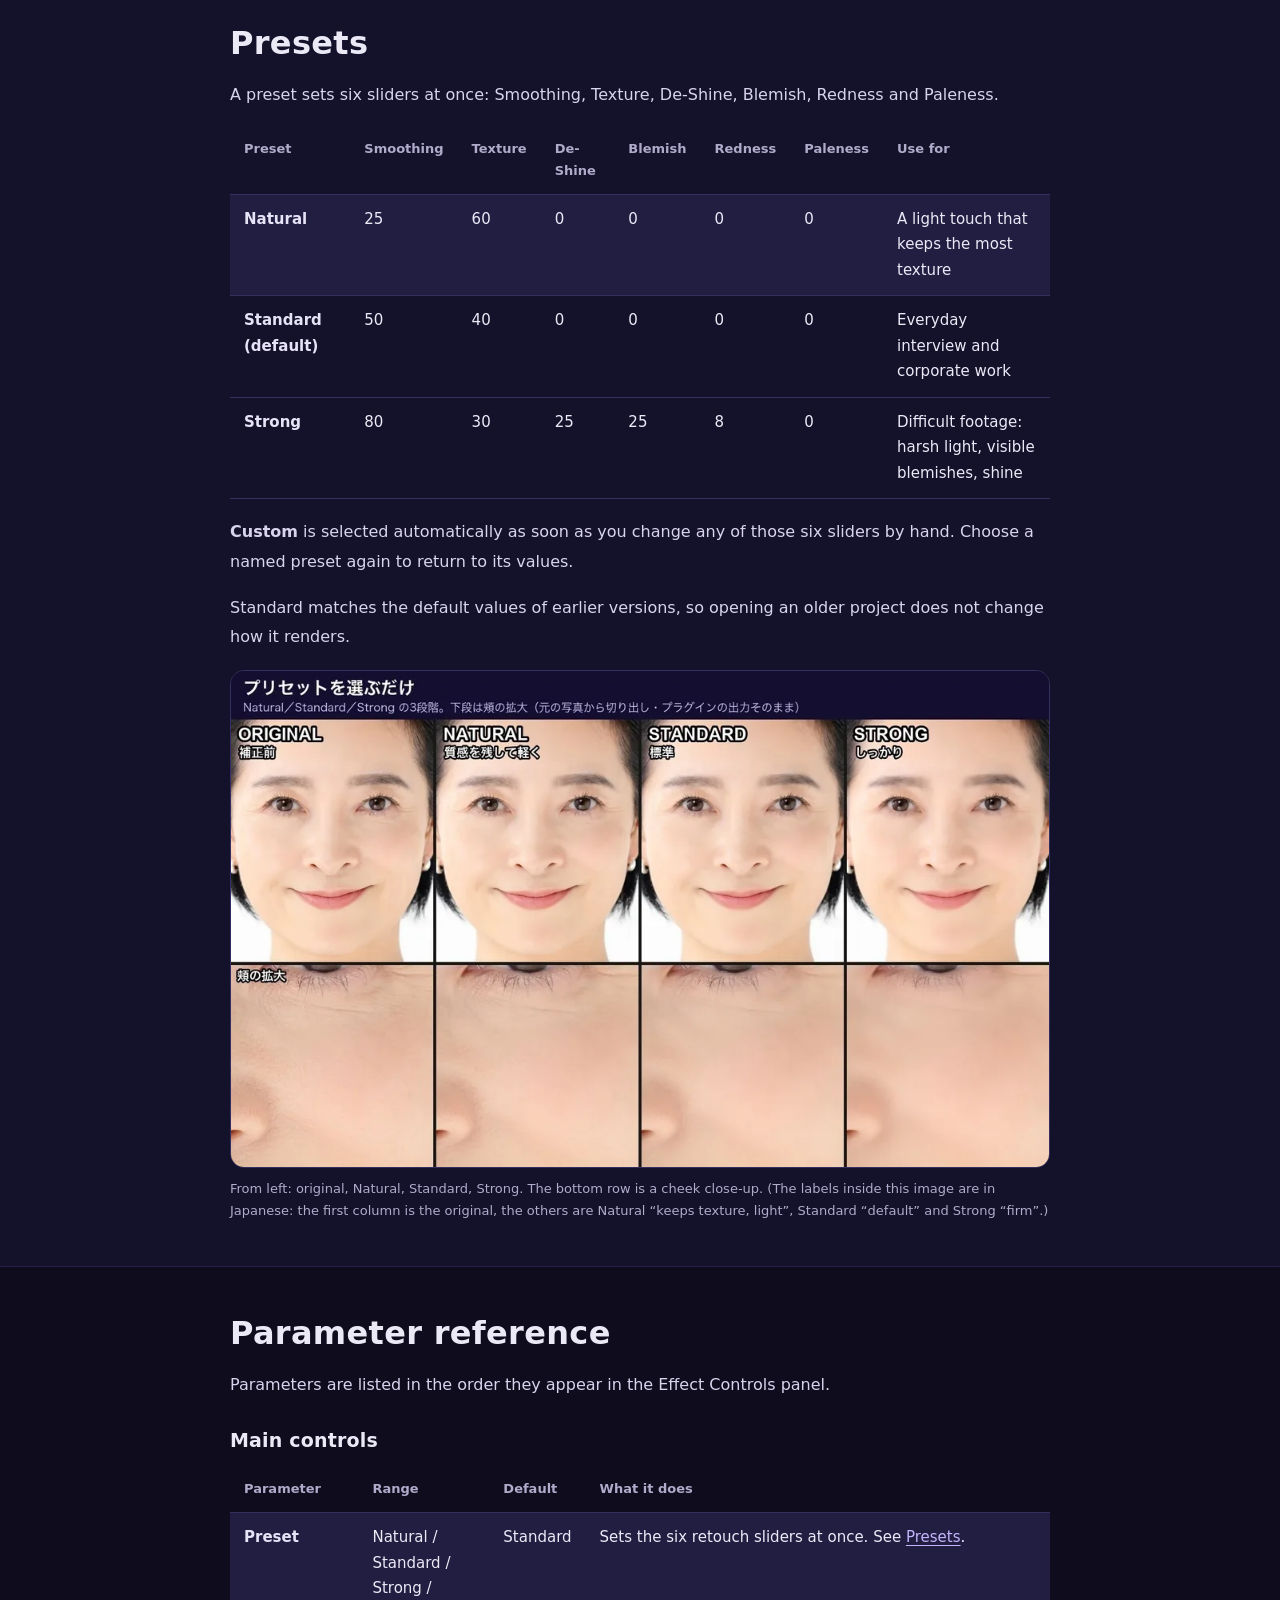
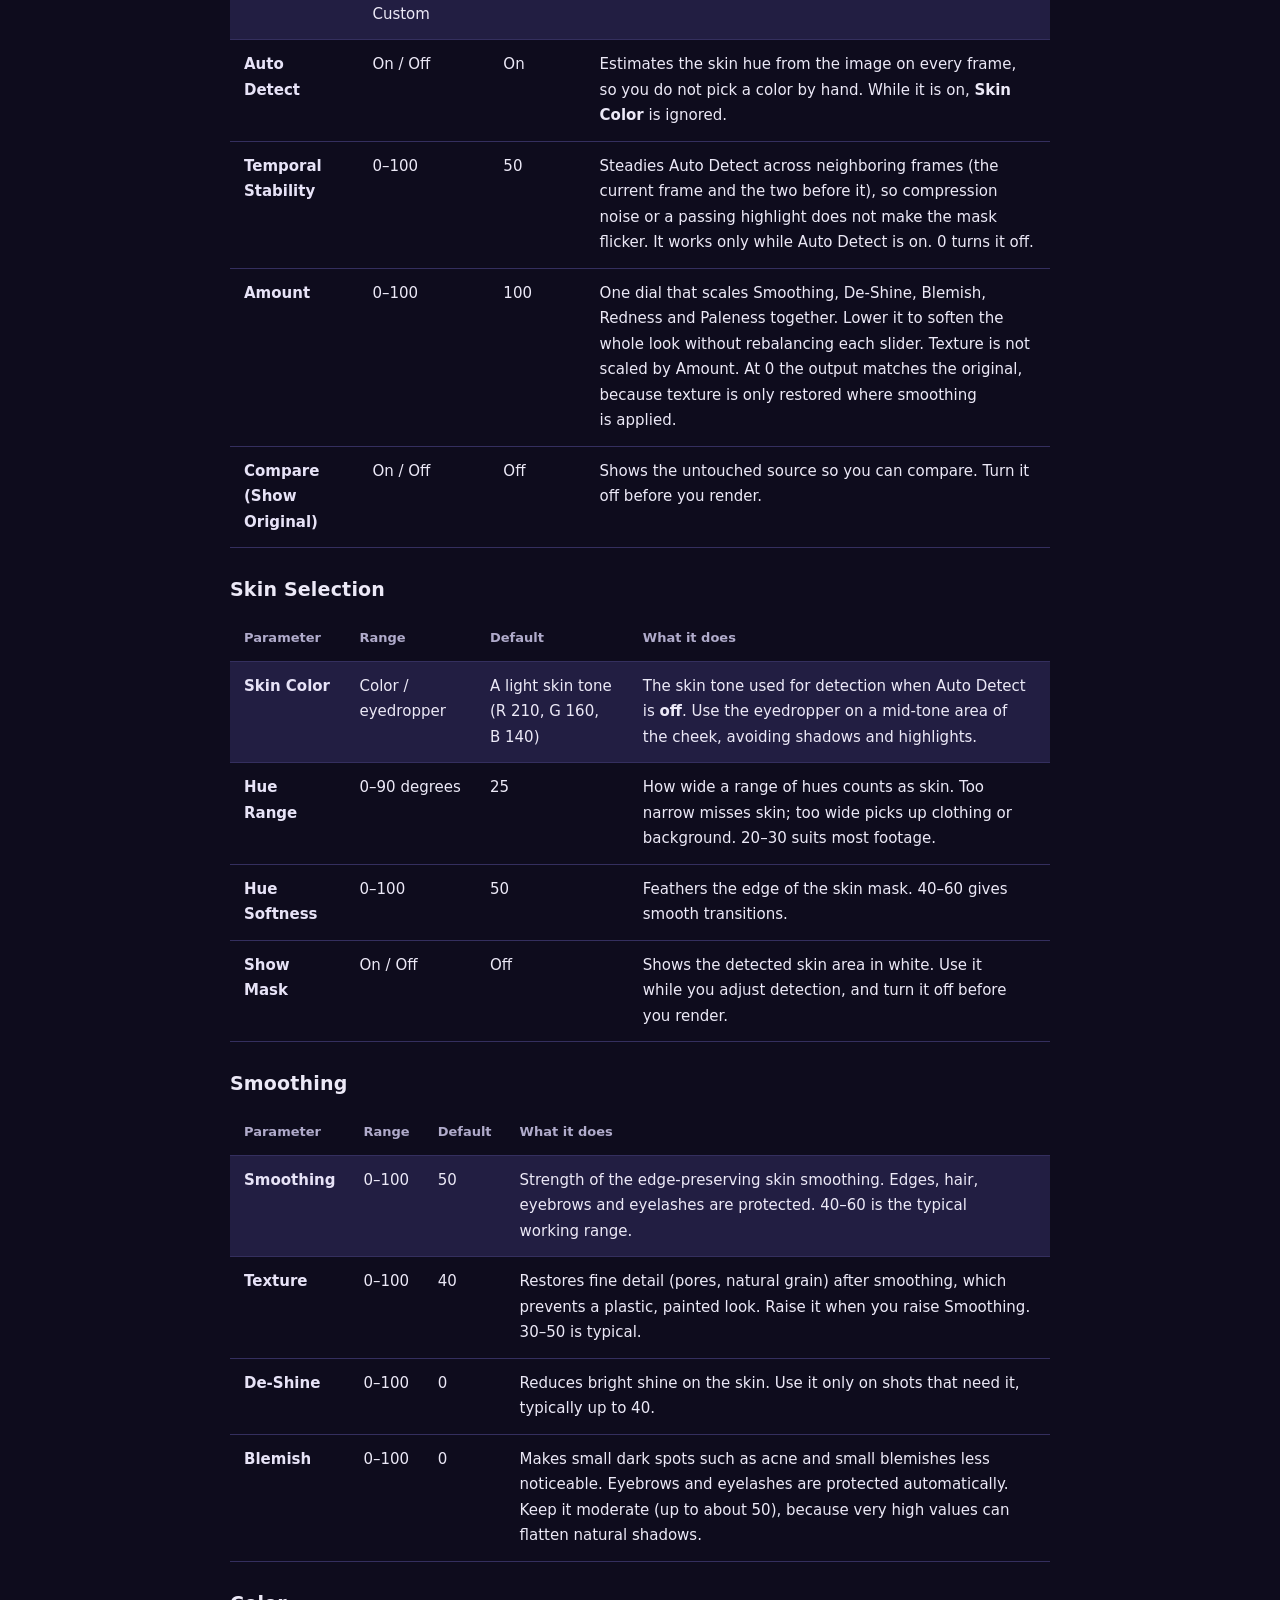
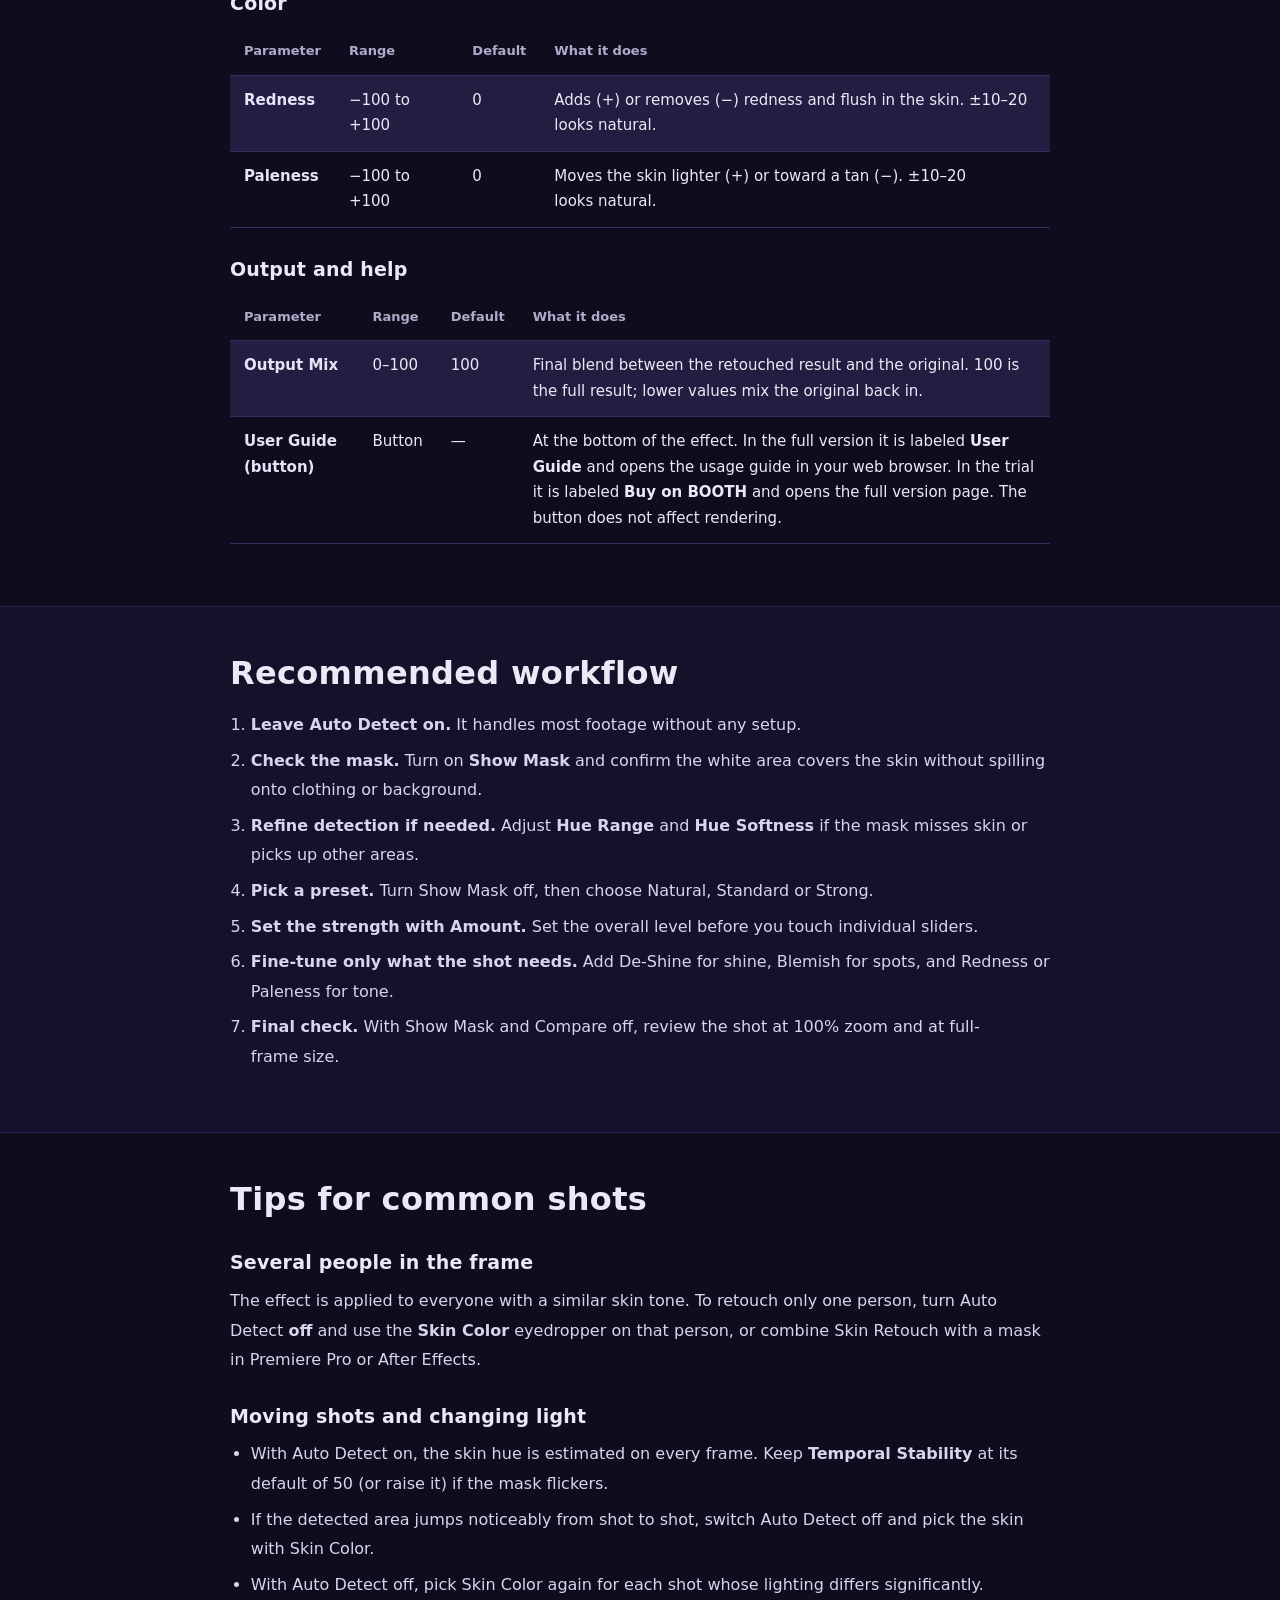
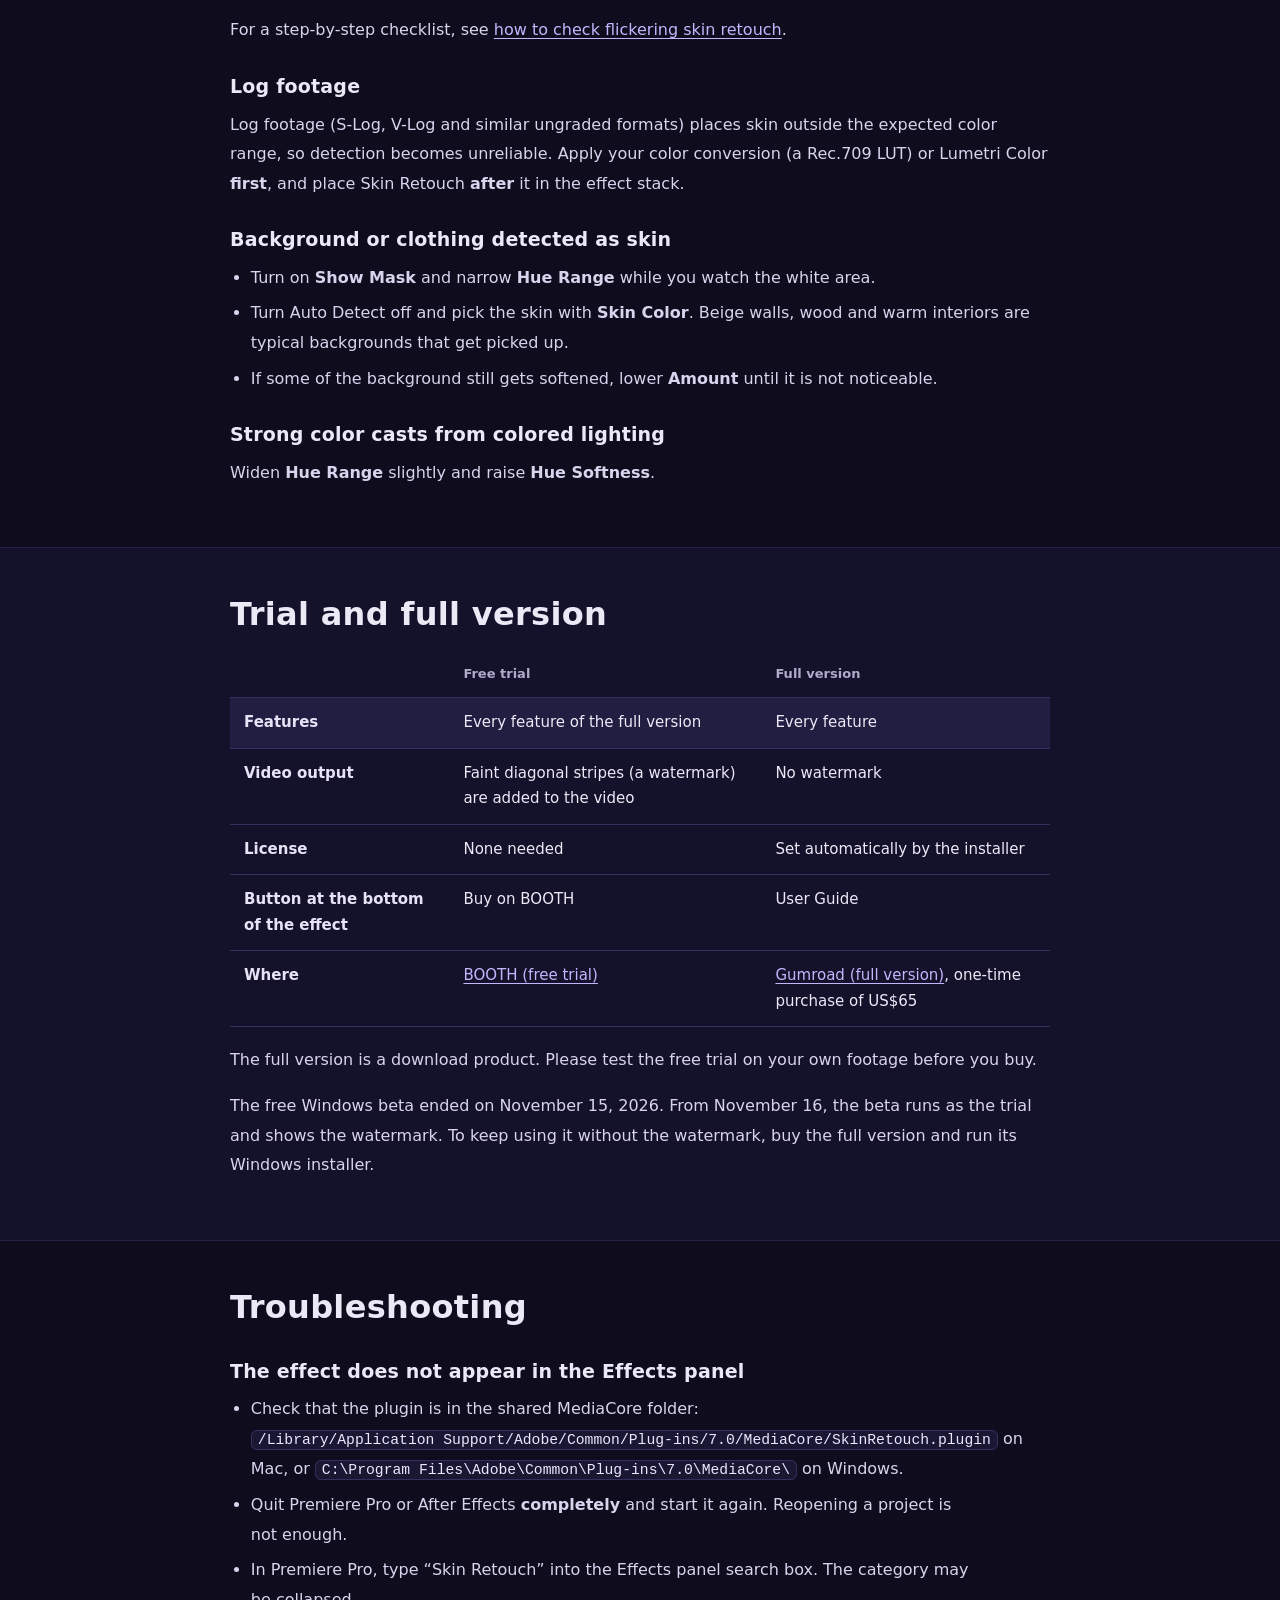
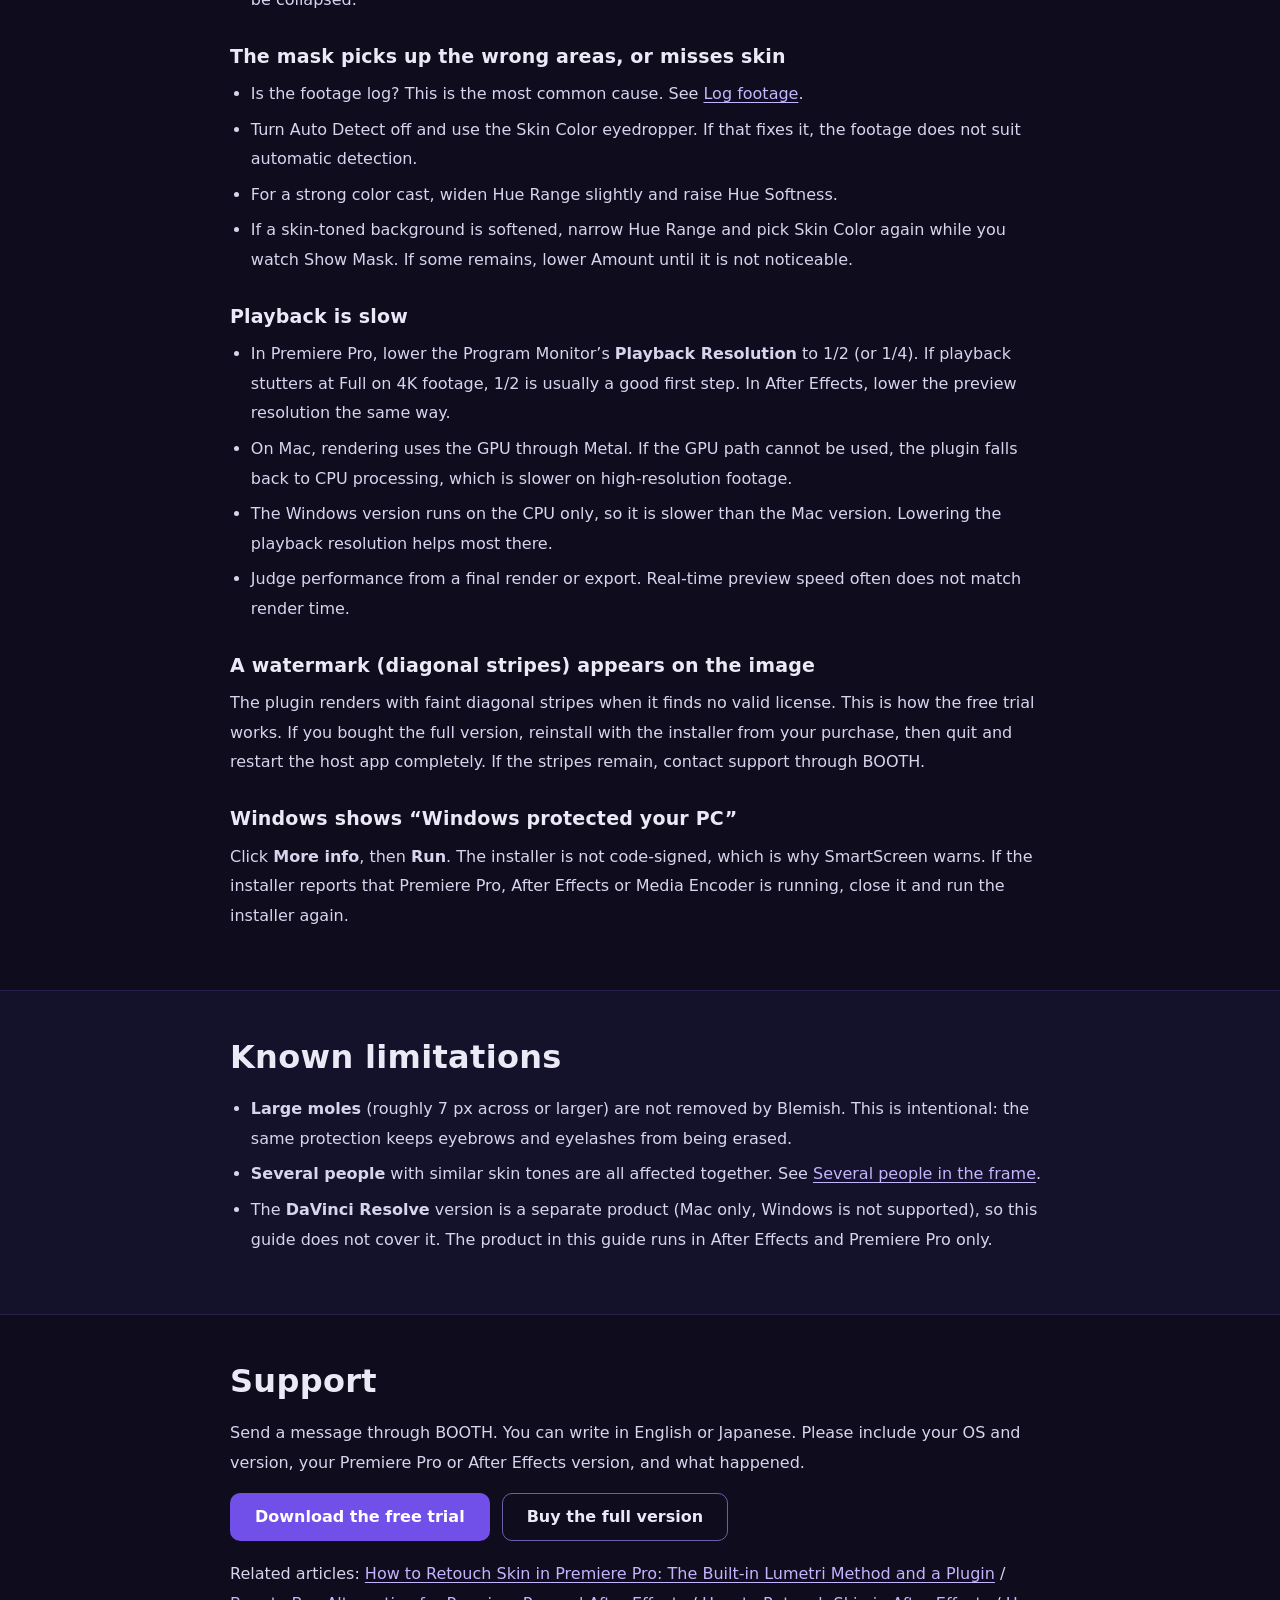
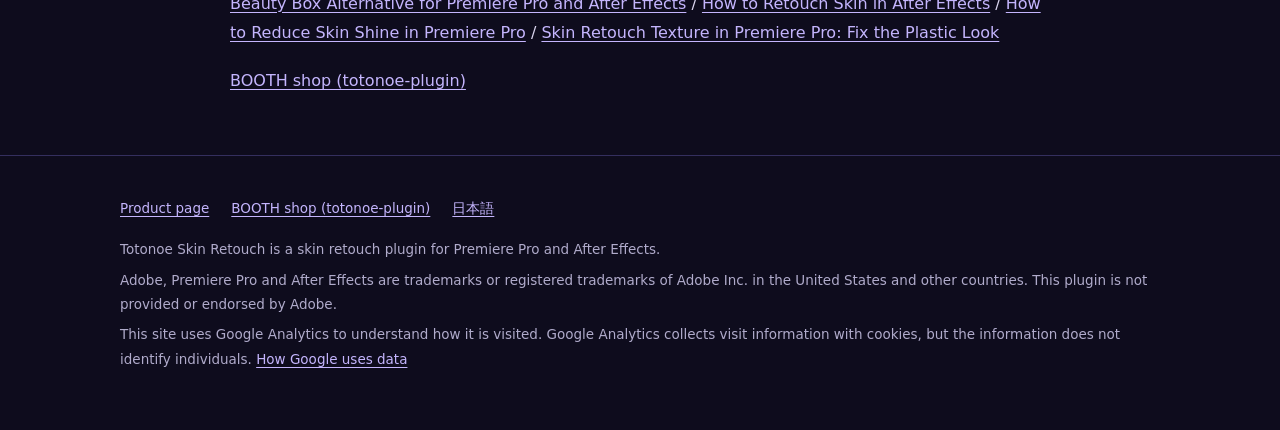
<file: en/guide/index.html>
<!doctype html>
<html lang="en">
<head>
<meta charset="utf-8">
<meta name="viewport" content="width=device-width, initial-scale=1">
<!-- Google Analytics (GA4). The same measurement ID is also set in the BOOTH shop settings -->
<script async src="https://www.googletagmanager.com/gtag/js?id=G-DPGWX3PMB1"></script>
<script>
  window.dataLayer = window.dataLayer || [];
  function gtag(){dataLayer.push(arguments);}
  gtag('js', new Date());
  gtag('config', 'G-DPGWX3PMB1');
</script>
<title>Totonoe Skin Retouch User Guide (Premiere Pro &amp; AE)</title>
<meta name="description" content="User guide for Totonoe Skin Retouch: install on Mac and Windows, quick start, every parameter, log footage, multiple people and troubleshooting.">
<link rel="canonical" href="https://totonoe.designstudiomarimo.com/en/guide/">
<meta name="theme-color" content="#0e0c1d">
<link rel="icon" href="../../assets/favicon.svg" type="image/svg+xml">

<meta property="og:type" content="article">
<meta property="og:locale" content="en_US">
<meta property="og:site_name" content="Totonoe Skin Retouch">
<meta property="og:title" content="Totonoe Skin Retouch User Guide – Premiere Pro &amp; After Effects skin retouch plugin">
<meta property="og:description" content="Install, quick start, every parameter, tips and troubleshooting for Totonoe Skin Retouch on Mac and Windows.">
<meta property="og:url" content="https://totonoe.designstudiomarimo.com/en/guide/">
<meta property="og:image" content="https://totonoe.designstudiomarimo.com/assets/ogp.jpg">
<meta property="og:image:width" content="1200">
<meta property="og:image:height" content="630">
<meta name="twitter:card" content="summary_large_image">
<meta name="twitter:title" content="Totonoe Skin Retouch User Guide">
<meta name="twitter:description" content="Install, quick start, every parameter, tips and troubleshooting for Totonoe Skin Retouch on Mac and Windows.">
<meta name="twitter:image" content="https://totonoe.designstudiomarimo.com/assets/ogp.jpg">

<link rel="stylesheet" href="../../assets/style.css">
<style>
  .guide-body { max-width: 860px; }
  .guide-body h2 { font-size: clamp(24px, 4.4vw, 32px); margin: 0 0 14px; }
  .guide-body h3 { font-size: 19px; margin: 28px 0 10px; }
  .guide-body p, .guide-body li { color: #d9d4ee; }
  .guide-body ul, .guide-body ol { padding-left: 1.3em; margin: 0 0 16px; }
  .guide-body li + li { margin-top: 6px; }
  .guide-body code { background: var(--surface); border: 1px solid var(--line); border-radius: 6px; padding: 1px 6px; font-size: 0.92em; overflow-wrap: anywhere; }
  .guide-body .table-wrap { margin: 12px 0 18px; }
  .guide-body table { min-width: 560px; }
  .guide-hero { padding: 40px 0 28px; background: linear-gradient(180deg, #120f26, var(--bg)); }
  .guide-hero h1 { font-size: clamp(26px, 5vw, 38px); line-height: 1.4; margin: 0 0 12px; color: #fff; }
  .guide-hero p { color: #d9d4ee; max-width: 720px; margin: 0 0 8px; }
  .toc { background: var(--surface); border: 1px solid var(--line); border-radius: 12px; padding: 18px 22px; margin: 24px 0 0; max-width: 720px; }
  .toc h2 { font-size: 16px; margin: 0 0 8px; }
  .toc ol { margin: 0; padding-left: 1.3em; columns: 2 240px; }
  .toc li { margin: 0 0 4px; }
  .toc a { color: var(--accent); }
  .guide-sec { padding: 44px 0; scroll-margin-top: 64px; }
  .guide-sec[id], .guide-body h3[id] { scroll-margin-top: 72px; }
  .guide-fig { margin: 18px 0 0; max-width: 860px; }
  .guide-fig img { border-radius: var(--radius); border: 1px solid var(--line); width: 100%; height: auto; }
</style>

<script type="application/ld+json">
{
 "@context": "https://schema.org",
 "@type": "TechArticle",
 "@id": "https://totonoe.designstudiomarimo.com/en/guide/#guide",
 "headline": "Totonoe Skin Retouch User Guide",
 "description": "User guide for Totonoe Skin Retouch, a skin retouch plugin for Premiere Pro and After Effects: install on Mac and Windows, quick start, every parameter, tips and troubleshooting.",
 "url": "https://totonoe.designstudiomarimo.com/en/guide/",
 "mainEntityOfPage": "https://totonoe.designstudiomarimo.com/en/guide/",
 "inLanguage": "en",
 "image": "https://totonoe.designstudiomarimo.com/assets/ogp.jpg",
 "dateModified": "2026-11-07",
 "proficiencyLevel": "Beginner",
 "about": {
  "@type": "SoftwareApplication",
  "@id": "https://totonoe.designstudiomarimo.com/en/#software",
  "name": "Totonoe Skin Retouch",
  "softwareVersion": "1.8.0",
  "url": "https://totonoe.designstudiomarimo.com/en/"
 },
 "author": {
  "@type": "Organization",
  "name": "design studio marimo",
  "url": "https://totonoe-plugin.booth.pm/"
 },
 "publisher": {
  "@type": "Organization",
  "name": "design studio marimo",
  "url": "https://totonoe-plugin.booth.pm/"
 }
}
</script>
</head>
<body>
<a class="skip" href="#main">Skip to content</a>

<header class="site-header">
  <div class="wrap">
    <a class="brand" href="../">Totonoe<small>Skin Retouch</small></a>
    <nav class="nav" aria-label="On this page">
      <a href="#install">Install</a>
      <a href="#quick-start">Quick start</a>
      <a href="#parameters">Parameters</a>
      <a href="#tips">Tips</a>
      <a href="#trial">Trial</a>
      <a href="#troubleshooting">Troubleshooting</a>
    </nav>
    <a class="btn btn-primary btn-sm header-cta" href="https://booth.pm/en/items/8892910" rel="noopener">Free trial</a>
    <a href="../../" hreflang="ja" lang="ja" style="margin-left:4px;font-size:13px;color:var(--muted);text-decoration:none;white-space:nowrap">日本語</a>
  </div>
</header>

<main id="main">

<section class="guide-hero" id="top">
  <div class="wrap guide-body">
    <h1>Totonoe Skin Retouch User Guide</h1>
    <p>Totonoe Skin Retouch is a skin retouch plugin for Adobe Premiere Pro and After Effects. It detects skin automatically and evens out roughness, redness and shine while keeping edges, hair and natural skin texture.</p>
    <p>This guide covers version 1.8.0 on Mac and Windows. For an overview, price and FAQ, see the <a href="../">product page</a>.</p>

    <nav class="toc" aria-label="Contents">
      <h2>Contents</h2>
      <ol>
        <li><a href="#requirements">System requirements</a></li>
        <li><a href="#install">Install</a></li>
        <li><a href="#quick-start">Quick start</a></li>
        <li><a href="#presets">Presets</a></li>
        <li><a href="#parameters">Parameter reference</a></li>
        <li><a href="#workflow">Recommended workflow</a></li>
        <li><a href="#tips">Tips for common shots</a></li>
        <li><a href="#trial">Trial and full version</a></li>
        <li><a href="#troubleshooting">Troubleshooting</a></li>
        <li><a href="#limitations">Known limitations</a></li>
        <li><a href="#support">Support</a></li>
      </ol>
    </nav>
  </div>
</section>

<section class="guide-sec" id="requirements">
  <div class="wrap guide-body">
    <h2>System requirements</h2>
    <div class="table-wrap">
      <table class="facts">
        <tr><th scope="row">Mac</th><td>macOS 13 or later. Apple Silicon and Intel (Universal Binary). Processed on a Metal-compatible GPU.</td></tr>
        <tr><th scope="row">Windows</th><td>Windows 10 / 11 (64-bit). CPU only: the Windows version does not use the GPU, so it is slower than the Mac version.</td></tr>
        <tr><th scope="row">Host apps</th><td>Adobe Premiere Pro 2025 or later, Adobe After Effects 2025 or later. Developed and tested on the 2026 releases of both.</td></tr>
        <tr><th scope="row">Other hosts</th><td>DaVinci Resolve: a separate product (Mac only, Windows is not supported). This guide covers the Premiere Pro and After Effects version. Other hosts, including Final Cut Pro and Avid, are not supported.</td></tr>
      </table>
    </div>
  </div>
</section>

<section class="guide-sec alt" id="install">
  <div class="wrap guide-body">
    <h2>Install</h2>
    <p>One install works in both Premiere Pro and After Effects, because the plugin goes into Adobe's shared MediaCore folder.</p>

    <h3 id="install-mac">Mac</h3>
    <ol>
      <li>Double-click <code>SkinRetouch-Installer.pkg</code> and follow the installer. It is signed and notarized by Apple, so Gatekeeper does not block it.</li>
      <li>In the full version, the license is set automatically. You do not need to enter a key or move any files.</li>
      <li>Quit After Effects or Premiere Pro completely, then start it again.</li>
      <li>Open the Effects panel. The effect <strong>Skin Retouch</strong> is in the <strong>Skin Retouch</strong> category.</li>
    </ol>
    <p>The installed file is here:</p>
    <p><code>/Library/Application Support/Adobe/Common/Plug-ins/7.0/MediaCore/SkinRetouch.plugin</code></p>

    <h3 id="install-windows">Windows</h3>
    <ol>
      <li>Close Premiere Pro, After Effects and Media Encoder before you install.</li>
      <li>Unzip the downloaded file and run the installer (.exe).</li>
      <li>The installer is not code-signed, so Windows SmartScreen may show &ldquo;Windows protected your PC&rdquo;. Click <strong>More info</strong>, then click <strong>Run</strong>. This screen appears because the installer has no Windows code signature. It does not mean the file has a problem.</li>
      <li>Follow the installer. In the full version, the license is set automatically.</li>
      <li>Start Premiere Pro or After Effects. The effect <strong>Skin Retouch</strong> is in the <strong>Skin Retouch</strong> category of the Effects panel.</li>
    </ol>
    <p>The Windows version is installed into Adobe's shared MediaCore folder, <code>C:\Program Files\Adobe\Common\Plug-ins\7.0\MediaCore\</code>.</p>
    <p>The official Windows version was added to the same full version product on November 16, 2026, so one purchase covers both Mac and Windows. If you already bought the Mac version on BOOTH, you can download the Windows version from your BOOTH library at no extra cost. The Gumroad product includes both the Mac and Windows installers.</p>

    <p>Get the installers: <a href="https://hukkuu.gumroad.com/l/totonoe-skin-retouch?utm_source=lp_en&amp;utm_medium=referral&amp;utm_campaign=gumroad_switch" rel="noopener">full version (Gumroad)</a> or <a href="https://booth.pm/en/items/8892910" rel="noopener">free trial (BOOTH)</a>.</p>
  </div>
</section>

<section class="guide-sec" id="quick-start">
  <div class="wrap guide-body">
    <h2>Quick start</h2>
    <p>The steps are the same in Premiere Pro and After Effects.</p>
    <ol class="steps">
      <li>
        <h3>Apply the effect</h3>
        <p>Apply <strong>Skin Retouch</strong> to a clip or layer. Skin is detected automatically the moment you apply it.</p>
      </li>
      <li>
        <h3>Choose a preset</h3>
        <p>Pick <strong>Natural</strong>, <strong>Standard</strong> or <strong>Strong</strong>. If you are not sure, keep Standard.</p>
      </li>
      <li>
        <h3>Adjust Amount</h3>
        <p>Use <strong>Amount</strong> to set the overall strength up or down.</p>
      </li>
    </ol>
    <p style="margin-top:18px">Most shots need nothing more. Turn on <strong>Compare (Show Original)</strong> at any time to check your result against the untouched source.</p>
    <figure class="guide-fig">
      <img src="../../assets/ba-nose.webp" width="1580" height="585" alt="Before and after on the cheek and the side of the nose, using the default setting" loading="lazy" decoding="async">
      <figcaption class="cap">Result with the default setting (Standard), cropped to the cheek and the side of the nose.</figcaption>
    </figure>
  </div>
</section>

<section class="guide-sec alt" id="presets">
  <div class="wrap guide-body">
    <h2>Presets</h2>
    <p>A preset sets six sliders at once: Smoothing, Texture, De-Shine, Blemish, Redness and Paleness.</p>
    <div class="table-wrap">
      <table class="compare">
        <thead><tr><th scope="col">Preset</th><th scope="col">Smoothing</th><th scope="col">Texture</th><th scope="col">De-Shine</th><th scope="col">Blemish</th><th scope="col">Redness</th><th scope="col">Paleness</th><th scope="col">Use for</th></tr></thead>
        <tbody>
          <tr><th scope="row">Natural</th><td>25</td><td>60</td><td>0</td><td>0</td><td>0</td><td>0</td><td>A light touch that keeps the most texture</td></tr>
          <tr><th scope="row">Standard (default)</th><td>50</td><td>40</td><td>0</td><td>0</td><td>0</td><td>0</td><td>Everyday interview and corporate work</td></tr>
          <tr><th scope="row">Strong</th><td>80</td><td>30</td><td>25</td><td>25</td><td>8</td><td>0</td><td>Difficult footage: harsh light, visible blemishes, shine</td></tr>
        </tbody>
      </table>
    </div>
    <p><strong>Custom</strong> is selected automatically as soon as you change any of those six sliders by hand. Choose a named preset again to return to its values.</p>
    <p>Standard matches the default values of earlier versions, so opening an older project does not change how it renders.</p>
    <figure class="guide-fig">
      <a class="zoom" href="../../assets/presets.webp" target="_blank" rel="noopener"><img src="../../assets/presets.webp" width="1024" height="621" alt="Comparison of the original, Natural, Standard and Strong, with a cheek close-up in the bottom row" loading="lazy" decoding="async"></a>
      <figcaption class="cap">From left: original, Natural, Standard, Strong. The bottom row is a cheek close-up. (The labels inside this image are in Japanese: the first column is the original, the others are Natural &ldquo;keeps texture, light&rdquo;, Standard &ldquo;default&rdquo; and Strong &ldquo;firm&rdquo;.)</figcaption>
    </figure>
  </div>
</section>

<section class="guide-sec" id="parameters">
  <div class="wrap guide-body">
    <h2>Parameter reference</h2>
    <p>Parameters are listed in the order they appear in the Effect Controls panel.</p>

    <h3>Main controls</h3>
    <div class="table-wrap">
      <table class="compare">
        <thead><tr><th scope="col">Parameter</th><th scope="col">Range</th><th scope="col">Default</th><th scope="col">What it does</th></tr></thead>
        <tbody>
          <tr><th scope="row">Preset</th><td>Natural / Standard / Strong / Custom</td><td>Standard</td><td>Sets the six retouch sliders at once. See <a href="#presets">Presets</a>.</td></tr>
          <tr><th scope="row">Auto Detect</th><td>On / Off</td><td>On</td><td>Estimates the skin hue from the image on every frame, so you do not pick a color by hand. While it is on, <strong>Skin Color</strong> is ignored.</td></tr>
          <tr><th scope="row">Temporal Stability</th><td>0&ndash;100</td><td>50</td><td>Steadies Auto Detect across neighboring frames (the current frame and the two before it), so compression noise or a passing highlight does not make the mask flicker. It works only while Auto Detect is on. 0 turns it off.</td></tr>
          <tr><th scope="row">Amount</th><td>0&ndash;100</td><td>100</td><td>One dial that scales Smoothing, De-Shine, Blemish, Redness and Paleness together. Lower it to soften the whole look without rebalancing each slider. Texture is not scaled by Amount. At 0 the output matches the original, because texture is only restored where smoothing is applied.</td></tr>
          <tr><th scope="row">Compare (Show Original)</th><td>On / Off</td><td>Off</td><td>Shows the untouched source so you can compare. Turn it off before you render.</td></tr>
        </tbody>
      </table>
    </div>

    <h3>Skin Selection</h3>
    <div class="table-wrap">
      <table class="compare">
        <thead><tr><th scope="col">Parameter</th><th scope="col">Range</th><th scope="col">Default</th><th scope="col">What it does</th></tr></thead>
        <tbody>
          <tr><th scope="row">Skin Color</th><td>Color / eyedropper</td><td>A light skin tone (R 210, G 160, B 140)</td><td>The skin tone used for detection when Auto Detect is <strong>off</strong>. Use the eyedropper on a mid-tone area of the cheek, avoiding shadows and highlights.</td></tr>
          <tr><th scope="row">Hue Range</th><td>0&ndash;90 degrees</td><td>25</td><td>How wide a range of hues counts as skin. Too narrow misses skin; too wide picks up clothing or background. 20&ndash;30 suits most footage.</td></tr>
          <tr><th scope="row">Hue Softness</th><td>0&ndash;100</td><td>50</td><td>Feathers the edge of the skin mask. 40&ndash;60 gives smooth transitions.</td></tr>
          <tr><th scope="row">Show Mask</th><td>On / Off</td><td>Off</td><td>Shows the detected skin area in white. Use it while you adjust detection, and turn it off before you render.</td></tr>
        </tbody>
      </table>
    </div>

    <h3>Smoothing</h3>
    <div class="table-wrap">
      <table class="compare">
        <thead><tr><th scope="col">Parameter</th><th scope="col">Range</th><th scope="col">Default</th><th scope="col">What it does</th></tr></thead>
        <tbody>
          <tr><th scope="row">Smoothing</th><td>0&ndash;100</td><td>50</td><td>Strength of the edge-preserving skin smoothing. Edges, hair, eyebrows and eyelashes are protected. 40&ndash;60 is the typical working range.</td></tr>
          <tr><th scope="row">Texture</th><td>0&ndash;100</td><td>40</td><td>Restores fine detail (pores, natural grain) after smoothing, which prevents a plastic, painted look. Raise it when you raise Smoothing. 30&ndash;50 is typical.</td></tr>
          <tr><th scope="row">De-Shine</th><td>0&ndash;100</td><td>0</td><td>Reduces bright shine on the skin. Use it only on shots that need it, typically up to 40.</td></tr>
          <tr><th scope="row">Blemish</th><td>0&ndash;100</td><td>0</td><td>Makes small dark spots such as acne and small blemishes less noticeable. Eyebrows and eyelashes are protected automatically. Keep it moderate (up to about 50), because very high values can flatten natural shadows.</td></tr>
        </tbody>
      </table>
    </div>

    <h3>Color</h3>
    <div class="table-wrap">
      <table class="compare">
        <thead><tr><th scope="col">Parameter</th><th scope="col">Range</th><th scope="col">Default</th><th scope="col">What it does</th></tr></thead>
        <tbody>
          <tr><th scope="row">Redness</th><td>&minus;100 to +100</td><td>0</td><td>Adds (+) or removes (&minus;) redness and flush in the skin. &plusmn;10&ndash;20 looks natural.</td></tr>
          <tr><th scope="row">Paleness</th><td>&minus;100 to +100</td><td>0</td><td>Moves the skin lighter (+) or toward a tan (&minus;). &plusmn;10&ndash;20 looks natural.</td></tr>
        </tbody>
      </table>
    </div>

    <h3>Output and help</h3>
    <div class="table-wrap">
      <table class="compare">
        <thead><tr><th scope="col">Parameter</th><th scope="col">Range</th><th scope="col">Default</th><th scope="col">What it does</th></tr></thead>
        <tbody>
          <tr><th scope="row">Output Mix</th><td>0&ndash;100</td><td>100</td><td>Final blend between the retouched result and the original. 100 is the full result; lower values mix the original back in.</td></tr>
          <tr><th scope="row">User Guide (button)</th><td>Button</td><td>&mdash;</td><td>At the bottom of the effect. In the full version it is labeled <strong>User Guide</strong> and opens the usage guide in your web browser. In the trial it is labeled <strong>Buy on BOOTH</strong> and opens the full version page. The button does not affect rendering.</td></tr>
        </tbody>
      </table>
    </div>
  </div>
</section>

<section class="guide-sec alt" id="workflow">
  <div class="wrap guide-body">
    <h2>Recommended workflow</h2>
    <ol>
      <li><strong>Leave Auto Detect on.</strong> It handles most footage without any setup.</li>
      <li><strong>Check the mask.</strong> Turn on <strong>Show Mask</strong> and confirm the white area covers the skin without spilling onto clothing or background.</li>
      <li><strong>Refine detection if needed.</strong> Adjust <strong>Hue Range</strong> and <strong>Hue Softness</strong> if the mask misses skin or picks up other areas.</li>
      <li><strong>Pick a preset.</strong> Turn Show Mask off, then choose Natural, Standard or Strong.</li>
      <li><strong>Set the strength with Amount.</strong> Set the overall level before you touch individual sliders.</li>
      <li><strong>Fine-tune only what the shot needs.</strong> Add De-Shine for shine, Blemish for spots, and Redness or Paleness for tone.</li>
      <li><strong>Final check.</strong> With Show Mask and Compare off, review the shot at 100% zoom and at full-frame size.</li>
    </ol>
  </div>
</section>

<section class="guide-sec" id="tips">
  <div class="wrap guide-body">
    <h2>Tips for common shots</h2>

    <h3 id="tip-multiple">Several people in the frame</h3>
    <p>The effect is applied to everyone with a similar skin tone. To retouch only one person, turn Auto Detect <strong>off</strong> and use the <strong>Skin Color</strong> eyedropper on that person, or combine Skin Retouch with a mask in Premiere Pro or After Effects.</p>

    <h3 id="tip-moving">Moving shots and changing light</h3>
    <ul>
      <li>With Auto Detect on, the skin hue is estimated on every frame. Keep <strong>Temporal Stability</strong> at its default of 50 (or raise it) if the mask flickers.</li>
      <li>If the detected area jumps noticeably from shot to shot, switch Auto Detect off and pick the skin with Skin Color.</li>
      <li>With Auto Detect off, pick Skin Color again for each shot whose lighting differs significantly.</li>
    </ul>

    <p>For a step-by-step checklist, see <a href="../skin-retouch-flicker/">how to check flickering skin retouch</a>.</p>
    <h3 id="tip-log">Log footage</h3>
    <p>Log footage (S-Log, V-Log and similar ungraded formats) places skin outside the expected color range, so detection becomes unreliable. Apply your color conversion (a Rec.709 LUT) or Lumetri Color <strong>first</strong>, and place Skin Retouch <strong>after</strong> it in the effect stack.</p>

    <h3 id="tip-background">Background or clothing detected as skin</h3>
    <ul>
      <li>Turn on <strong>Show Mask</strong> and narrow <strong>Hue Range</strong> while you watch the white area.</li>
      <li>Turn Auto Detect off and pick the skin with <strong>Skin Color</strong>. Beige walls, wood and warm interiors are typical backgrounds that get picked up.</li>
      <li>If some of the background still gets softened, lower <strong>Amount</strong> until it is not noticeable.</li>
    </ul>

    <h3 id="tip-color-cast">Strong color casts from colored lighting</h3>
    <p>Widen <strong>Hue Range</strong> slightly and raise <strong>Hue Softness</strong>.</p>
  </div>
</section>

<section class="guide-sec alt" id="trial">
  <div class="wrap guide-body">
    <h2>Trial and full version</h2>
    <div class="table-wrap">
      <table class="compare">
        <thead><tr><th scope="col"></th><th scope="col">Free trial</th><th scope="col">Full version</th></tr></thead>
        <tbody>
          <tr><th scope="row">Features</th><td>Every feature of the full version</td><td>Every feature</td></tr>
          <tr><th scope="row">Video output</th><td>Faint diagonal stripes (a watermark) are added to the video</td><td>No watermark</td></tr>
          <tr><th scope="row">License</th><td>None needed</td><td>Set automatically by the installer</td></tr>
          <tr><th scope="row">Button at the bottom of the effect</th><td>Buy on BOOTH</td><td>User Guide</td></tr>
          <tr><th scope="row">Where</th><td><a href="https://booth.pm/en/items/8892910" rel="noopener">BOOTH (free trial)</a></td><td><a href="https://hukkuu.gumroad.com/l/totonoe-skin-retouch?utm_source=lp_en&amp;utm_medium=referral&amp;utm_campaign=gumroad_switch" rel="noopener">Gumroad (full version)</a>, one-time purchase of US$65</td></tr>
        </tbody>
      </table>
    </div>
    <p>The full version is a download product. Please test the free trial on your own footage before you buy.</p>
    <p>The free Windows beta ended on November 15, 2026. From November 16, the beta runs as the trial and shows the watermark. To keep using it without the watermark, buy the full version and run its Windows installer.</p>
  </div>
</section>

<section class="guide-sec" id="troubleshooting">
  <div class="wrap guide-body">
    <h2>Troubleshooting</h2>

    <h3 id="ts-not-listed">The effect does not appear in the Effects panel</h3>
    <ul>
      <li>Check that the plugin is in the shared MediaCore folder: <code>/Library/Application Support/Adobe/Common/Plug-ins/7.0/MediaCore/SkinRetouch.plugin</code> on Mac, or <code>C:\Program Files\Adobe\Common\Plug-ins\7.0\MediaCore\</code> on Windows.</li>
      <li>Quit Premiere Pro or After Effects <strong>completely</strong> and start it again. Reopening a project is not enough.</li>
      <li>In Premiere Pro, type &ldquo;Skin Retouch&rdquo; into the Effects panel search box. The category may be collapsed.</li>
    </ul>

    <h3 id="ts-mask">The mask picks up the wrong areas, or misses skin</h3>
    <ul>
      <li>Is the footage log? This is the most common cause. See <a href="#tip-log">Log footage</a>.</li>
      <li>Turn Auto Detect off and use the Skin Color eyedropper. If that fixes it, the footage does not suit automatic detection.</li>
      <li>For a strong color cast, widen Hue Range slightly and raise Hue Softness.</li>
      <li>If a skin-toned background is softened, narrow Hue Range and pick Skin Color again while you watch Show Mask. If some remains, lower Amount until it is not noticeable.</li>
    </ul>

    <h3 id="ts-slow">Playback is slow</h3>
    <ul>
      <li>In Premiere Pro, lower the Program Monitor&rsquo;s <strong>Playback Resolution</strong> to 1/2 (or 1/4). If playback stutters at Full on 4K footage, 1/2 is usually a good first step. In After Effects, lower the preview resolution the same way.</li>
      <li>On Mac, rendering uses the GPU through Metal. If the GPU path cannot be used, the plugin falls back to CPU processing, which is slower on high-resolution footage.</li>
      <li>The Windows version runs on the CPU only, so it is slower than the Mac version. Lowering the playback resolution helps most there.</li>
      <li>Judge performance from a final render or export. Real-time preview speed often does not match render time.</li>
    </ul>

    <h3 id="ts-watermark">A watermark (diagonal stripes) appears on the image</h3>
    <p>The plugin renders with faint diagonal stripes when it finds no valid license. This is how the free trial works. If you bought the full version, reinstall with the installer from your purchase, then quit and restart the host app completely. If the stripes remain, contact support through BOOTH.</p>

    <h3 id="ts-smartscreen">Windows shows &ldquo;Windows protected your PC&rdquo;</h3>
    <p>Click <strong>More info</strong>, then <strong>Run</strong>. The installer is not code-signed, which is why SmartScreen warns. If the installer reports that Premiere Pro, After Effects or Media Encoder is running, close it and run the installer again.</p>
  </div>
</section>

<section class="guide-sec alt" id="limitations">
  <div class="wrap guide-body">
    <h2>Known limitations</h2>
    <ul>
      <li><strong>Large moles</strong> (roughly 7 px across or larger) are not removed by Blemish. This is intentional: the same protection keeps eyebrows and eyelashes from being erased.</li>
      <li><strong>Several people</strong> with similar skin tones are all affected together. See <a href="#tip-multiple">Several people in the frame</a>.</li>
      <li>The <strong>DaVinci Resolve</strong> version is a separate product (Mac only, Windows is not supported), so this guide does not cover it. The product in this guide runs in After Effects and Premiere Pro only.</li>
    </ul>
  </div>
</section>

<section class="guide-sec" id="support">
  <div class="wrap guide-body">
    <h2>Support</h2>
    <p>Send a message through BOOTH. You can write in English or Japanese. Please include your OS and version, your Premiere Pro or After Effects version, and what happened.</p>
    <div class="btn-row">
      <a class="btn btn-primary" href="https://booth.pm/en/items/8892910" rel="noopener">Download the free trial</a>
      <a class="btn btn-ghost" href="https://hukkuu.gumroad.com/l/totonoe-skin-retouch?utm_source=lp_en&amp;utm_medium=referral&amp;utm_campaign=gumroad_switch" rel="noopener">Buy the full version</a>
    </div>
    <p style="margin-top:18px">Related articles: <a href="../premiere-pro-skin-retouch/">How to Retouch Skin in Premiere Pro: The Built-in Lumetri Method and a Plugin</a> / <a href="../beauty-box-alternative/">Beauty Box Alternative for Premiere Pro and After Effects</a> / <a href="../after-effects-skin-retouch/">How to Retouch Skin in After Effects</a> / <a href="../reduce-skin-shine-premiere-pro/">How to Reduce Skin Shine in Premiere Pro</a> / <a href="../keep-skin-texture-premiere-pro/">Skin Retouch Texture in Premiere Pro: Fix the Plastic Look</a></p>
    <p style="margin-top:18px"><a href="https://totonoe-plugin.booth.pm/" rel="noopener">BOOTH shop (totonoe-plugin)</a></p>
  </div>
</section>

</main>

<footer>
  <div class="wrap">
    <div class="links">
      <a href="../">Product page</a>
      <a href="https://totonoe-plugin.booth.pm/" rel="noopener">BOOTH shop (totonoe-plugin)</a>
      <a href="../../" hreflang="ja" lang="ja">日本語</a>
    </div>
    <p>Totonoe Skin Retouch is a skin retouch plugin for Premiere Pro and After Effects.</p>
    <p>Adobe, Premiere Pro and After Effects are trademarks or registered trademarks of Adobe Inc. in the United States and other countries. This plugin is not provided or endorsed by Adobe.</p>
    <p>This site uses Google Analytics to understand how it is visited. Google Analytics collects visit information with cookies, but the information does not identify individuals. <a href="https://policies.google.com/technologies/partner-sites?hl=en" rel="noopener">How Google uses data</a></p>
  </div>
</footer>
<script src="../../assets/track.js" defer></script>
</body>
</html>
</file>
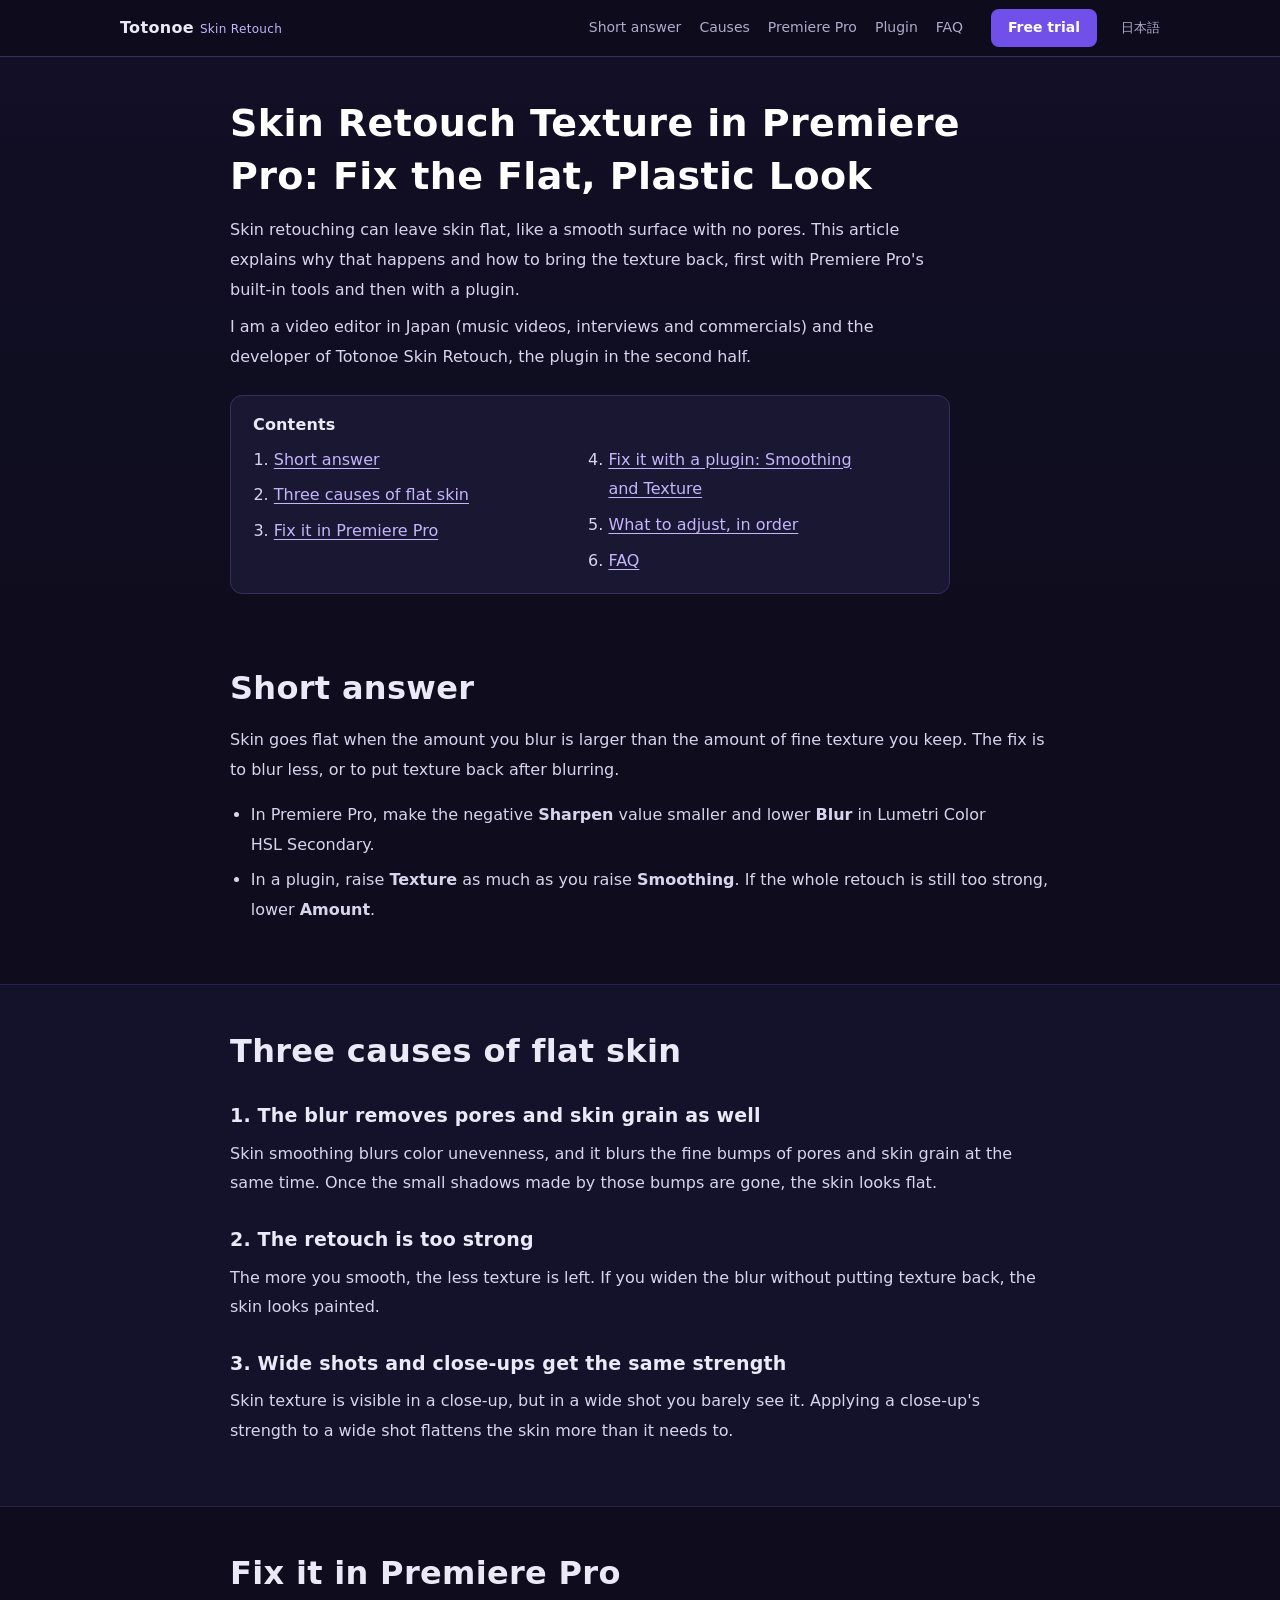
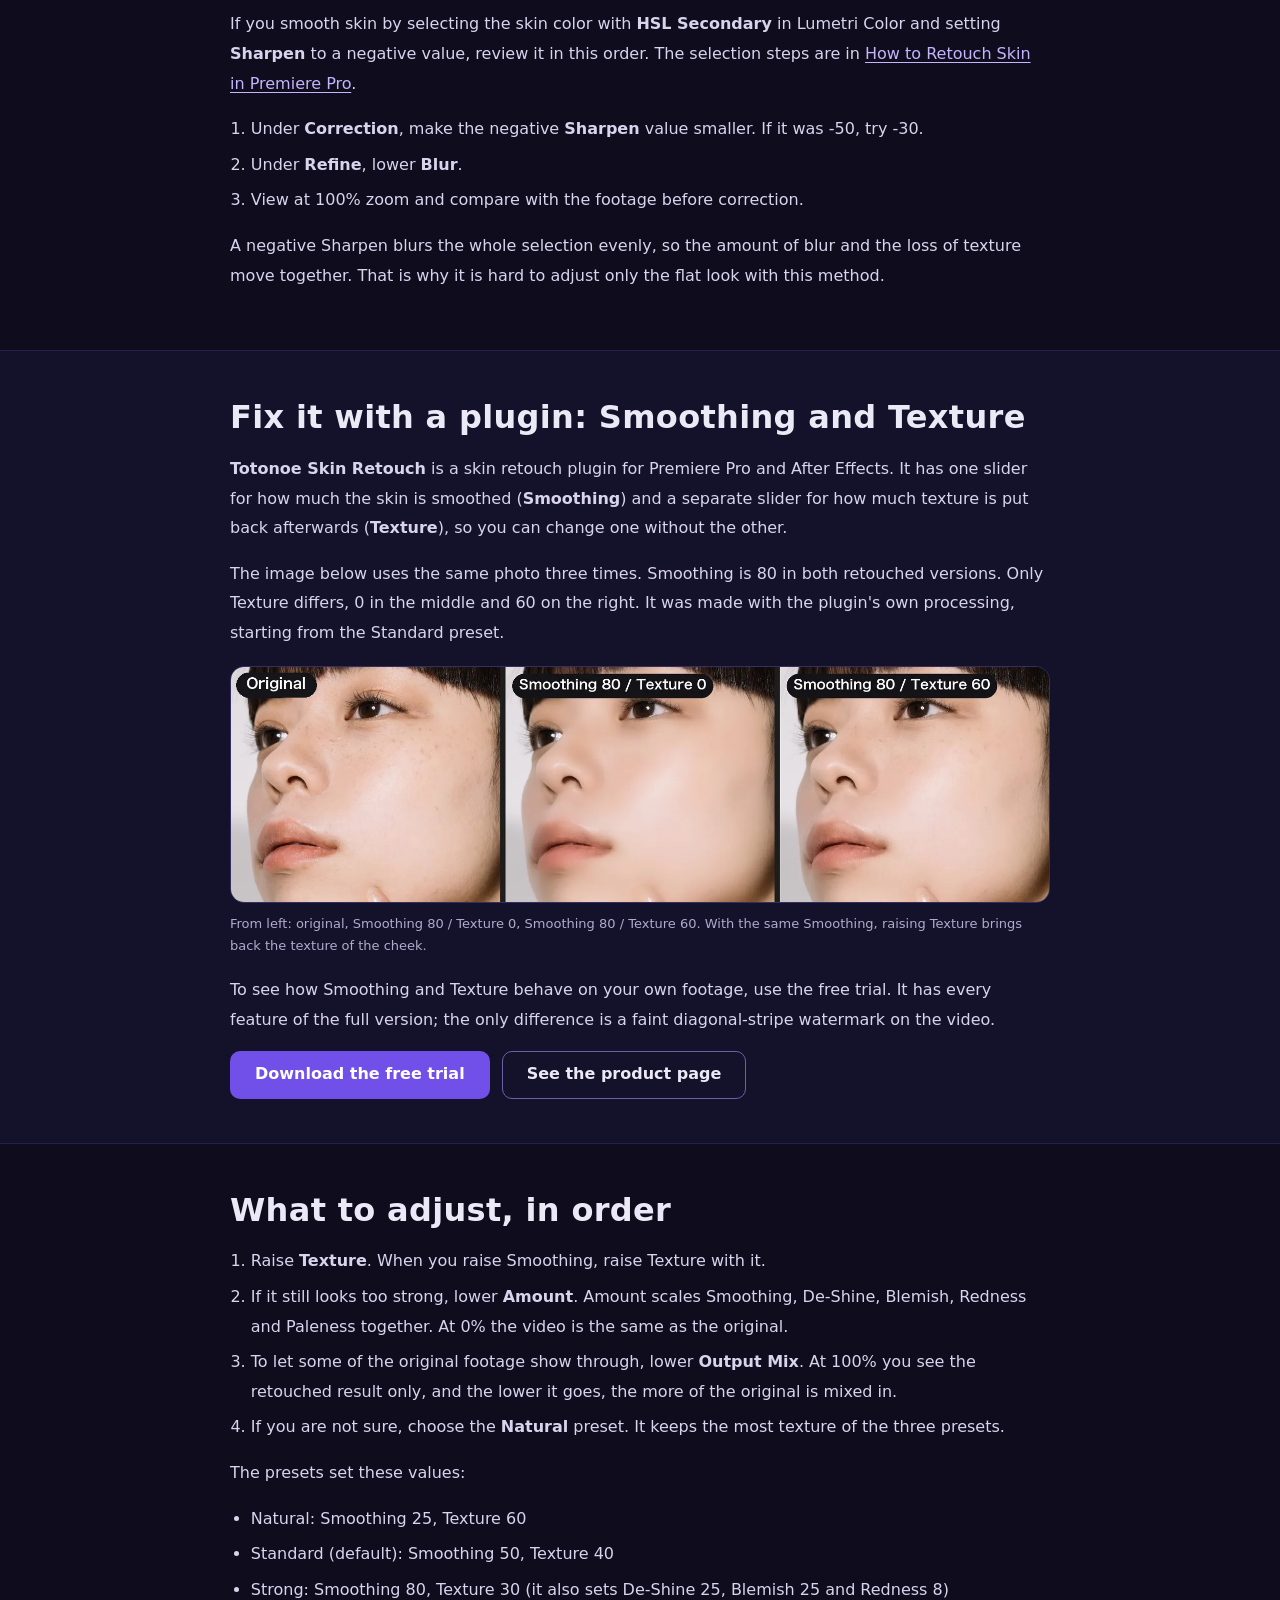
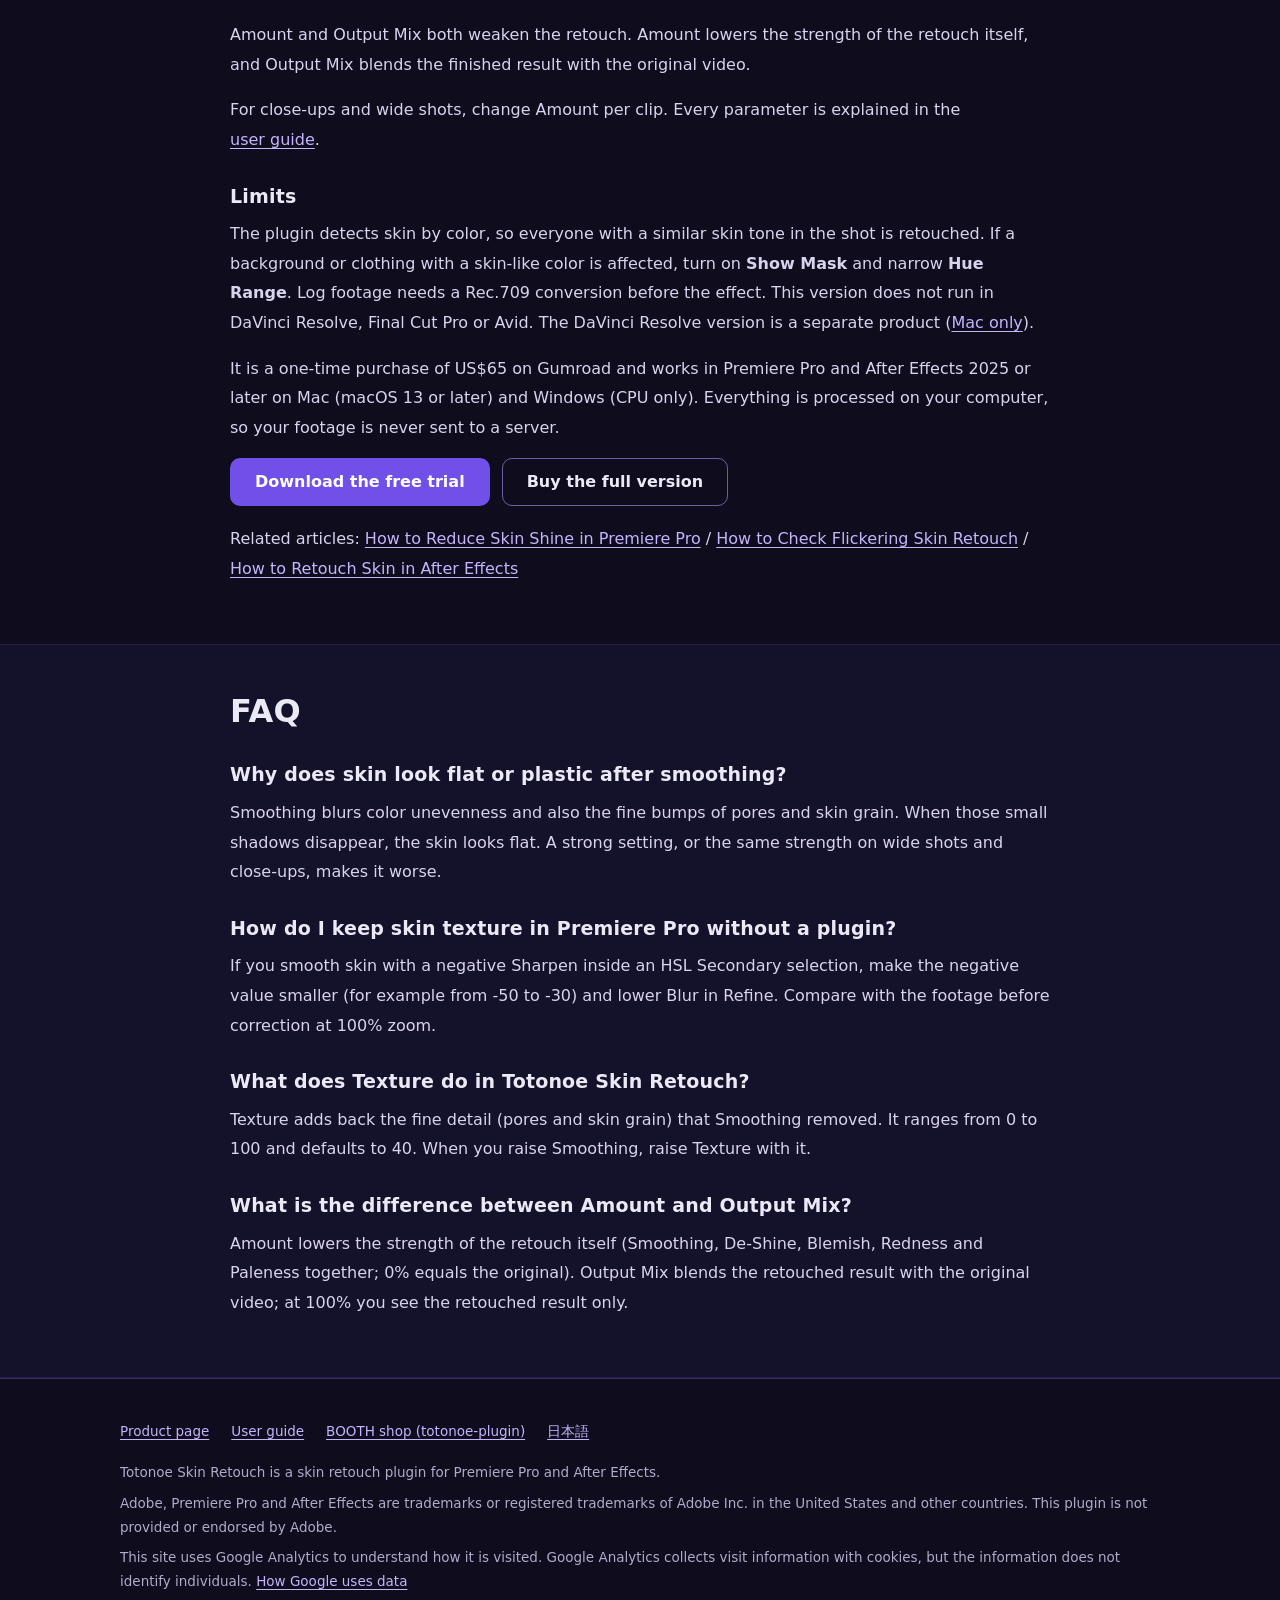
<file: en/keep-skin-texture-premiere-pro/index.html>
<!doctype html>
<html lang="en">
<head>
<meta charset="utf-8">
<meta name="viewport" content="width=device-width, initial-scale=1">
<!-- Google Analytics (GA4). The same measurement ID is also set in the BOOTH shop settings -->
<script async src="https://www.googletagmanager.com/gtag/js?id=G-DPGWX3PMB1"></script>
<script>
  window.dataLayer = window.dataLayer || [];
  function gtag(){dataLayer.push(arguments);}
  gtag('js', new Date());
  gtag('config', 'G-DPGWX3PMB1');
</script>
<!-- Adobe UI names (English help, checked 2026-11-09 and reused here): Lumetri Color HSL Secondary > Key / Set color / Color/Gray / Refine (Denoise, Blur) / Correction (Sharpen)
    https://helpx.adobe.com/premiere/desktop/correct-color/add-color-effects/correct-color-using-hsl-secondary-controls.html
  Source article (Japanese): docs/press/note_seo_flat.md
  Search terms (Google suggest, 2026-11-16): "skin retouch texture", "skin smoothing texture", "how to improve skin texture in premiere pro", "skin texture after effects".
  The values of Smoothing / Texture / Presets are from docs/USER_GUIDE.md. The comparison image is the same as the note article (labels in English). -->
<title>Skin Retouch Texture in Premiere Pro: Fix the Plastic Look</title>
<meta name="description" content="Retouched skin looks flat or plastic? See the causes, how to ease a negative Sharpen in Lumetri, and how Smoothing and Texture work in a retouch plugin.">
<link rel="canonical" href="https://totonoe.designstudiomarimo.com/en/keep-skin-texture-premiere-pro/">
<meta name="theme-color" content="#0e0c1d">
<link rel="icon" href="../../assets/favicon.svg" type="image/svg+xml">

<meta property="og:type" content="article">
<meta property="og:locale" content="en_US">
<meta property="og:site_name" content="Totonoe Skin Retouch">
<meta property="og:title" content="Skin Retouch Texture in Premiere Pro: Fix the Flat, Plastic Look">
<meta property="og:description" content="Why skin retouching makes skin flat, how to ease a negative Sharpen in Lumetri, and how Smoothing and Texture work in a plugin.">
<meta property="og:url" content="https://totonoe.designstudiomarimo.com/en/keep-skin-texture-premiere-pro/">
<meta property="og:image" content="https://totonoe.designstudiomarimo.com/assets/ogp.jpg">
<meta property="og:image:width" content="1200">
<meta property="og:image:height" content="630">
<meta name="twitter:card" content="summary_large_image">
<meta name="twitter:title" content="Skin Retouch Texture in Premiere Pro">
<meta name="twitter:description" content="Why retouched skin looks flat, and how to keep the texture.">
<meta name="twitter:image" content="https://totonoe.designstudiomarimo.com/assets/ogp.jpg">

<link rel="stylesheet" href="../../assets/style.css">
<style>
  .guide-body { max-width: 860px; }
  .guide-body h2 { font-size: clamp(24px, 4.4vw, 32px); margin: 0 0 14px; }
  .guide-body h3 { font-size: 19px; margin: 28px 0 10px; }
  .guide-body p, .guide-body li { color: #d9d4ee; }
  .guide-body ul, .guide-body ol { padding-left: 1.3em; margin: 0 0 16px; }
  .guide-body li + li { margin-top: 6px; }
  .guide-hero { padding: 40px 0 28px; background: linear-gradient(180deg, #120f26, var(--bg)); }
  .guide-hero h1 { font-size: clamp(26px, 5vw, 38px); line-height: 1.4; margin: 0 0 12px; color: #fff; }
  .guide-hero p { color: #d9d4ee; max-width: 720px; margin: 0 0 8px; }
  .toc { background: var(--surface); border: 1px solid var(--line); border-radius: 12px; padding: 18px 22px; margin: 24px 0 0; max-width: 720px; }
  .toc h2 { font-size: 16px; margin: 0 0 8px; }
  .toc ol { margin: 0; padding-left: 1.3em; columns: 2 240px; }
  .toc li { margin: 0 0 4px; }
  .toc a { color: var(--accent); }
  .guide-sec { padding: 44px 0; scroll-margin-top: 64px; }
  .guide-sec[id], .guide-body h3[id] { scroll-margin-top: 72px; }
  .guide-fig { margin: 18px 0 0; max-width: 860px; }
  .guide-fig img { border-radius: var(--radius); border: 1px solid var(--line); width: 100%; height: auto; }
</style>

<script type="application/ld+json">
{
 "@context": "https://schema.org",
 "@type": "Article",
 "@id": "https://totonoe.designstudiomarimo.com/en/keep-skin-texture-premiere-pro/#article",
 "headline": "Skin Retouch Texture in Premiere Pro: Fix the Flat, Plastic Look",
 "description": "Why skin retouching makes skin look flat, how to ease a negative Sharpen in Lumetri Color HSL Secondary, and how Smoothing and Texture work together in a skin retouch plugin.",
 "url": "https://totonoe.designstudiomarimo.com/en/keep-skin-texture-premiere-pro/",
 "mainEntityOfPage": "https://totonoe.designstudiomarimo.com/en/keep-skin-texture-premiere-pro/",
 "inLanguage": "en",
 "image": "https://totonoe.designstudiomarimo.com/assets/flat-compare.webp",
 "datePublished": "2026-11-16",
 "dateModified": "2026-11-16",
 "about": {
  "@type": "SoftwareApplication",
  "@id": "https://totonoe.designstudiomarimo.com/en/#software",
  "name": "Totonoe Skin Retouch",
  "url": "https://totonoe.designstudiomarimo.com/en/"
 },
 "author": {
  "@type": "Organization",
  "name": "design studio marimo",
  "url": "https://totonoe-plugin.booth.pm/"
 },
 "publisher": {
  "@type": "Organization",
  "name": "design studio marimo",
  "url": "https://totonoe-plugin.booth.pm/"
 }
}
</script>
<script type="application/ld+json">
{
 "@context": "https://schema.org",
 "@type": "FAQPage",
 "mainEntity": [
  {
   "@type": "Question",
   "name": "Why does skin look flat or plastic after smoothing?",
   "acceptedAnswer": {
    "@type": "Answer",
    "text": "Smoothing blurs color unevenness and also the fine bumps of pores and skin grain. When those small shadows disappear, the skin looks flat. A strong setting, or the same strength on wide shots and close-ups, makes it worse."
   }
  },
  {
   "@type": "Question",
   "name": "How do I keep skin texture in Premiere Pro without a plugin?",
   "acceptedAnswer": {
    "@type": "Answer",
    "text": "If you smooth skin with a negative Sharpen inside an HSL Secondary selection, make the negative value smaller (for example from -50 to -30) and lower Blur in Refine. Compare with the footage before correction at 100% zoom."
   }
  },
  {
   "@type": "Question",
   "name": "What does Texture do in Totonoe Skin Retouch?",
   "acceptedAnswer": {
    "@type": "Answer",
    "text": "Texture adds back the fine detail (pores and skin grain) that Smoothing removed. It ranges from 0 to 100 and defaults to 40. When you raise Smoothing, raise Texture with it."
   }
  },
  {
   "@type": "Question",
   "name": "What is the difference between Amount and Output Mix?",
   "acceptedAnswer": {
    "@type": "Answer",
    "text": "Amount lowers the strength of the retouch itself (Smoothing, De-Shine, Blemish, Redness and Paleness together; 0% equals the original). Output Mix blends the retouched result with the original video; at 100% you see the retouched result only."
   }
  }
 ]
}
</script>
</head>
<body>
<a class="skip" href="#main">Skip to content</a>

<header class="site-header">
  <div class="wrap">
    <a class="brand" href="../">Totonoe<small>Skin Retouch</small></a>
    <nav class="nav" aria-label="On this page">
      <a href="#answer">Short answer</a>
      <a href="#causes">Causes</a>
      <a href="#premiere">Premiere Pro</a>
      <a href="#plugin">Plugin</a>
      <a href="#faq">FAQ</a>
    </nav>
    <a class="btn btn-primary btn-sm header-cta" href="https://booth.pm/en/items/8892910" rel="noopener">Free trial</a>
    <a href="../../" hreflang="ja" lang="ja" style="margin-left:4px;font-size:13px;color:var(--muted);text-decoration:none;white-space:nowrap">日本語</a>
  </div>
</header>

<main id="main">

<section class="guide-hero" id="top">
  <div class="wrap guide-body">
    <h1>Skin Retouch Texture in Premiere Pro: Fix the Flat, Plastic Look</h1>
    <p>Skin retouching can leave skin flat, like a smooth surface with no pores. This article explains why that happens and how to bring the texture back, first with Premiere Pro's built-in tools and then with a plugin.</p>
    <p>I am a video editor in Japan (music videos, interviews and commercials) and the developer of Totonoe Skin Retouch, the plugin in the second half.</p>

    <nav class="toc" aria-label="Contents">
      <h2>Contents</h2>
      <ol>
        <li><a href="#answer">Short answer</a></li>
        <li><a href="#causes">Three causes of flat skin</a></li>
        <li><a href="#premiere">Fix it in Premiere Pro</a></li>
        <li><a href="#plugin">Fix it with a plugin: Smoothing and Texture</a></li>
        <li><a href="#order">What to adjust, in order</a></li>
        <li><a href="#faq">FAQ</a></li>
      </ol>
    </nav>
  </div>
</section>

<section class="guide-sec" id="answer">
  <div class="wrap guide-body">
    <h2>Short answer</h2>
    <p>Skin goes flat when the amount you blur is larger than the amount of fine texture you keep. The fix is to blur less, or to put texture back after blurring.</p>
    <ul>
      <li>In Premiere Pro, make the negative <strong>Sharpen</strong> value smaller and lower <strong>Blur</strong> in Lumetri Color HSL Secondary.</li>
      <li>In a plugin, raise <strong>Texture</strong> as much as you raise <strong>Smoothing</strong>. If the whole retouch is still too strong, lower <strong>Amount</strong>.</li>
    </ul>
  </div>
</section>

<section class="guide-sec alt" id="causes">
  <div class="wrap guide-body">
    <h2>Three causes of flat skin</h2>
    <h3>1. The blur removes pores and skin grain as well</h3>
    <p>Skin smoothing blurs color unevenness, and it blurs the fine bumps of pores and skin grain at the same time. Once the small shadows made by those bumps are gone, the skin looks flat.</p>
    <h3>2. The retouch is too strong</h3>
    <p>The more you smooth, the less texture is left. If you widen the blur without putting texture back, the skin looks painted.</p>
    <h3>3. Wide shots and close-ups get the same strength</h3>
    <p>Skin texture is visible in a close-up, but in a wide shot you barely see it. Applying a close-up's strength to a wide shot flattens the skin more than it needs to.</p>
  </div>
</section>

<section class="guide-sec" id="premiere">
  <div class="wrap guide-body">
    <h2>Fix it in Premiere Pro</h2>
    <p>If you smooth skin by selecting the skin color with <strong>HSL Secondary</strong> in Lumetri Color and setting <strong>Sharpen</strong> to a negative value, review it in this order. The selection steps are in <a href="../premiere-pro-skin-retouch/">How to Retouch Skin in Premiere Pro</a>.</p>
    <ol>
      <li>Under <strong>Correction</strong>, make the negative <strong>Sharpen</strong> value smaller. If it was -50, try -30.</li>
      <li>Under <strong>Refine</strong>, lower <strong>Blur</strong>.</li>
      <li>View at 100% zoom and compare with the footage before correction.</li>
    </ol>
    <p>A negative Sharpen blurs the whole selection evenly, so the amount of blur and the loss of texture move together. That is why it is hard to adjust only the flat look with this method.</p>
  </div>
</section>

<section class="guide-sec alt" id="plugin">
  <div class="wrap guide-body">
    <h2>Fix it with a plugin: Smoothing and Texture</h2>
    <p><strong>Totonoe Skin Retouch</strong> is a skin retouch plugin for Premiere Pro and After Effects. It has one slider for how much the skin is smoothed (<strong>Smoothing</strong>) and a separate slider for how much texture is put back afterwards (<strong>Texture</strong>), so you can change one without the other.</p>
    <p>The image below uses the same photo three times. Smoothing is 80 in both retouched versions. Only Texture differs, 0 in the middle and 60 on the right. It was made with the plugin's own processing, starting from the Standard preset.</p>

    <figure class="guide-fig">
      <a class="zoom" href="../../assets/flat-compare.webp" target="_blank" rel="noopener"><img src="../../assets/flat-compare.webp" width="1600" height="461" alt="Three crops of the same face: the original, Smoothing 80 with Texture 0 where the cheek looks flat, and Smoothing 80 with Texture 60 where the cheek texture returns" loading="lazy" decoding="async"></a>
      <figcaption class="cap">From left: original, Smoothing 80 / Texture 0, Smoothing 80 / Texture 60. With the same Smoothing, raising Texture brings back the texture of the cheek.</figcaption>
    </figure>

    <p style="margin-top:18px">To see how Smoothing and Texture behave on your own footage, use the free trial. It has every feature of the full version; the only difference is a faint diagonal-stripe watermark on the video.</p>
    <div class="btn-row">
      <a class="btn btn-primary" href="https://booth.pm/en/items/8892910" rel="noopener">Download the free trial</a>
      <a class="btn btn-ghost" href="../">See the product page</a>
    </div>
  </div>
</section>

<section class="guide-sec" id="order">
  <div class="wrap guide-body">
    <h2>What to adjust, in order</h2>
    <ol>
      <li>Raise <strong>Texture</strong>. When you raise Smoothing, raise Texture with it.</li>
      <li>If it still looks too strong, lower <strong>Amount</strong>. Amount scales Smoothing, De-Shine, Blemish, Redness and Paleness together. At 0% the video is the same as the original.</li>
      <li>To let some of the original footage show through, lower <strong>Output Mix</strong>. At 100% you see the retouched result only, and the lower it goes, the more of the original is mixed in.</li>
      <li>If you are not sure, choose the <strong>Natural</strong> preset. It keeps the most texture of the three presets.</li>
    </ol>
    <p>The presets set these values:</p>
    <ul>
      <li>Natural: Smoothing 25, Texture 60</li>
      <li>Standard (default): Smoothing 50, Texture 40</li>
      <li>Strong: Smoothing 80, Texture 30 (it also sets De-Shine 25, Blemish 25 and Redness 8)</li>
    </ul>
    <p>Amount and Output Mix both weaken the retouch. Amount lowers the strength of the retouch itself, and Output Mix blends the finished result with the original video.</p>
    <p>For close-ups and wide shots, change Amount per clip. Every parameter is explained in the <a href="../guide/">user guide</a>.</p>

    <h3>Limits</h3>
    <p>The plugin detects skin by color, so everyone with a similar skin tone in the shot is retouched. If a background or clothing with a skin-like color is affected, turn on <strong>Show Mask</strong> and narrow <strong>Hue Range</strong>. Log footage needs a Rec.709 conversion before the effect. This version does not run in DaVinci Resolve, Final Cut Pro or Avid. The DaVinci Resolve version is a separate product (<a href="../resolve/">Mac only</a>).</p>
    <p>It is a one-time purchase of US$65 on Gumroad and works in Premiere Pro and After Effects 2025 or later on Mac (macOS 13 or later) and Windows (CPU only). Everything is processed on your computer, so your footage is never sent to a server.</p>
    <div class="btn-row">
      <a class="btn btn-primary" href="https://booth.pm/en/items/8892910" rel="noopener">Download the free trial</a>
      <a class="btn btn-ghost" href="https://hukkuu.gumroad.com/l/totonoe-skin-retouch?utm_source=lp_en&amp;utm_medium=referral&amp;utm_campaign=gumroad_switch" rel="noopener">Buy the full version</a>
    </div>
    <p style="margin-top:18px">Related articles: <a href="../reduce-skin-shine-premiere-pro/">How to Reduce Skin Shine in Premiere Pro</a> / <a href="../skin-retouch-flicker/">How to Check Flickering Skin Retouch</a> / <a href="../after-effects-skin-retouch/">How to Retouch Skin in After Effects</a></p>
  </div>
</section>

<section class="guide-sec alt" id="faq">
  <div class="wrap guide-body">
    <h2>FAQ</h2>
    <h3>Why does skin look flat or plastic after smoothing?</h3>
    <p>Smoothing blurs color unevenness and also the fine bumps of pores and skin grain. When those small shadows disappear, the skin looks flat. A strong setting, or the same strength on wide shots and close-ups, makes it worse.</p>
    <h3>How do I keep skin texture in Premiere Pro without a plugin?</h3>
    <p>If you smooth skin with a negative Sharpen inside an HSL Secondary selection, make the negative value smaller (for example from -50 to -30) and lower Blur in Refine. Compare with the footage before correction at 100% zoom.</p>
    <h3>What does Texture do in Totonoe Skin Retouch?</h3>
    <p>Texture adds back the fine detail (pores and skin grain) that Smoothing removed. It ranges from 0 to 100 and defaults to 40. When you raise Smoothing, raise Texture with it.</p>
    <h3>What is the difference between Amount and Output Mix?</h3>
    <p>Amount lowers the strength of the retouch itself (Smoothing, De-Shine, Blemish, Redness and Paleness together; 0% equals the original). Output Mix blends the retouched result with the original video; at 100% you see the retouched result only.</p>
  </div>
</section>

</main>
<footer>
  <div class="wrap">
    <div class="links">
      <a href="../">Product page</a>
      <a href="../guide/">User guide</a>
      <a href="https://totonoe-plugin.booth.pm/" rel="noopener">BOOTH shop (totonoe-plugin)</a>
      <a href="../../" hreflang="ja" lang="ja">日本語</a>
    </div>
    <p>Totonoe Skin Retouch is a skin retouch plugin for Premiere Pro and After Effects.</p>
    <p>Adobe, Premiere Pro and After Effects are trademarks or registered trademarks of Adobe Inc. in the United States and other countries. This plugin is not provided or endorsed by Adobe.</p>
    <p>This site uses Google Analytics to understand how it is visited. Google Analytics collects visit information with cookies, but the information does not identify individuals. <a href="https://policies.google.com/technologies/partner-sites?hl=en" rel="noopener">How Google uses data</a></p>
  </div>
</footer>
<script src="../../assets/main.js" defer></script>
<script src="../../assets/track.js" defer></script>
</body>
</html>
</file>
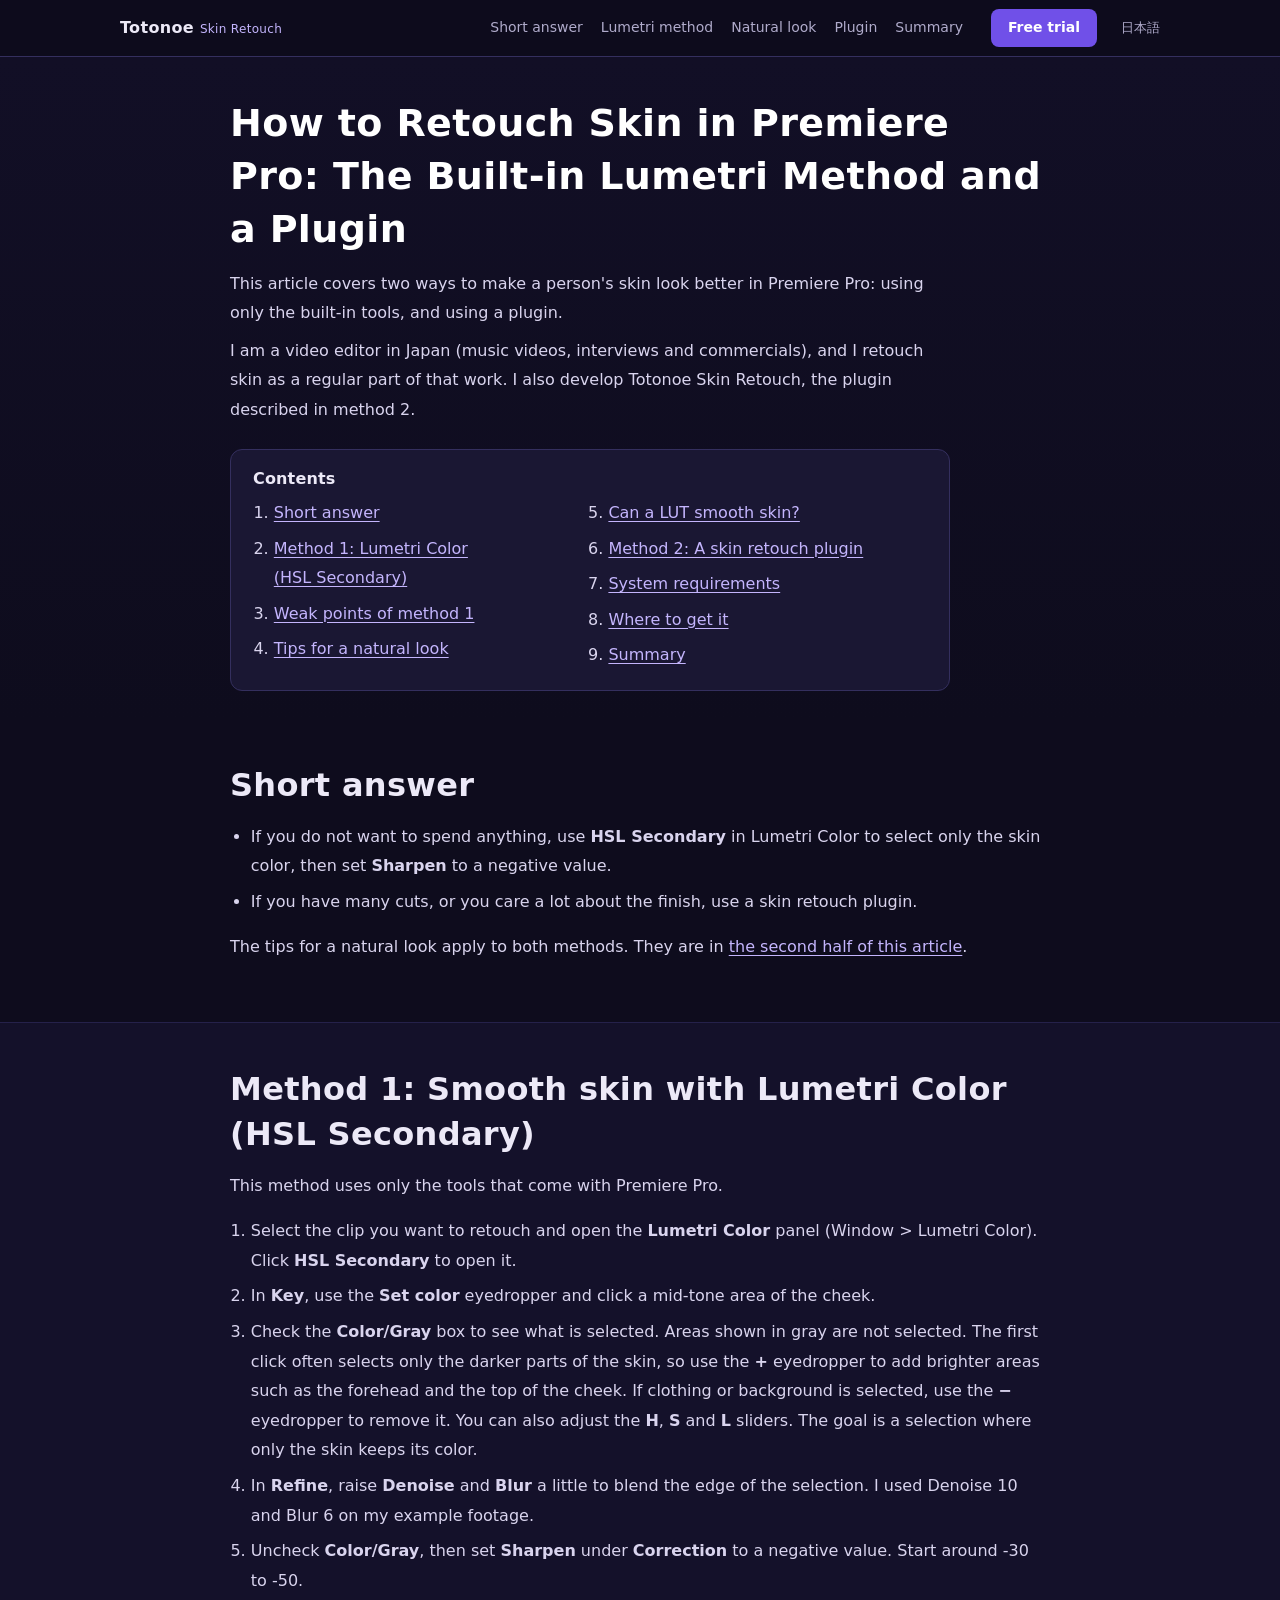
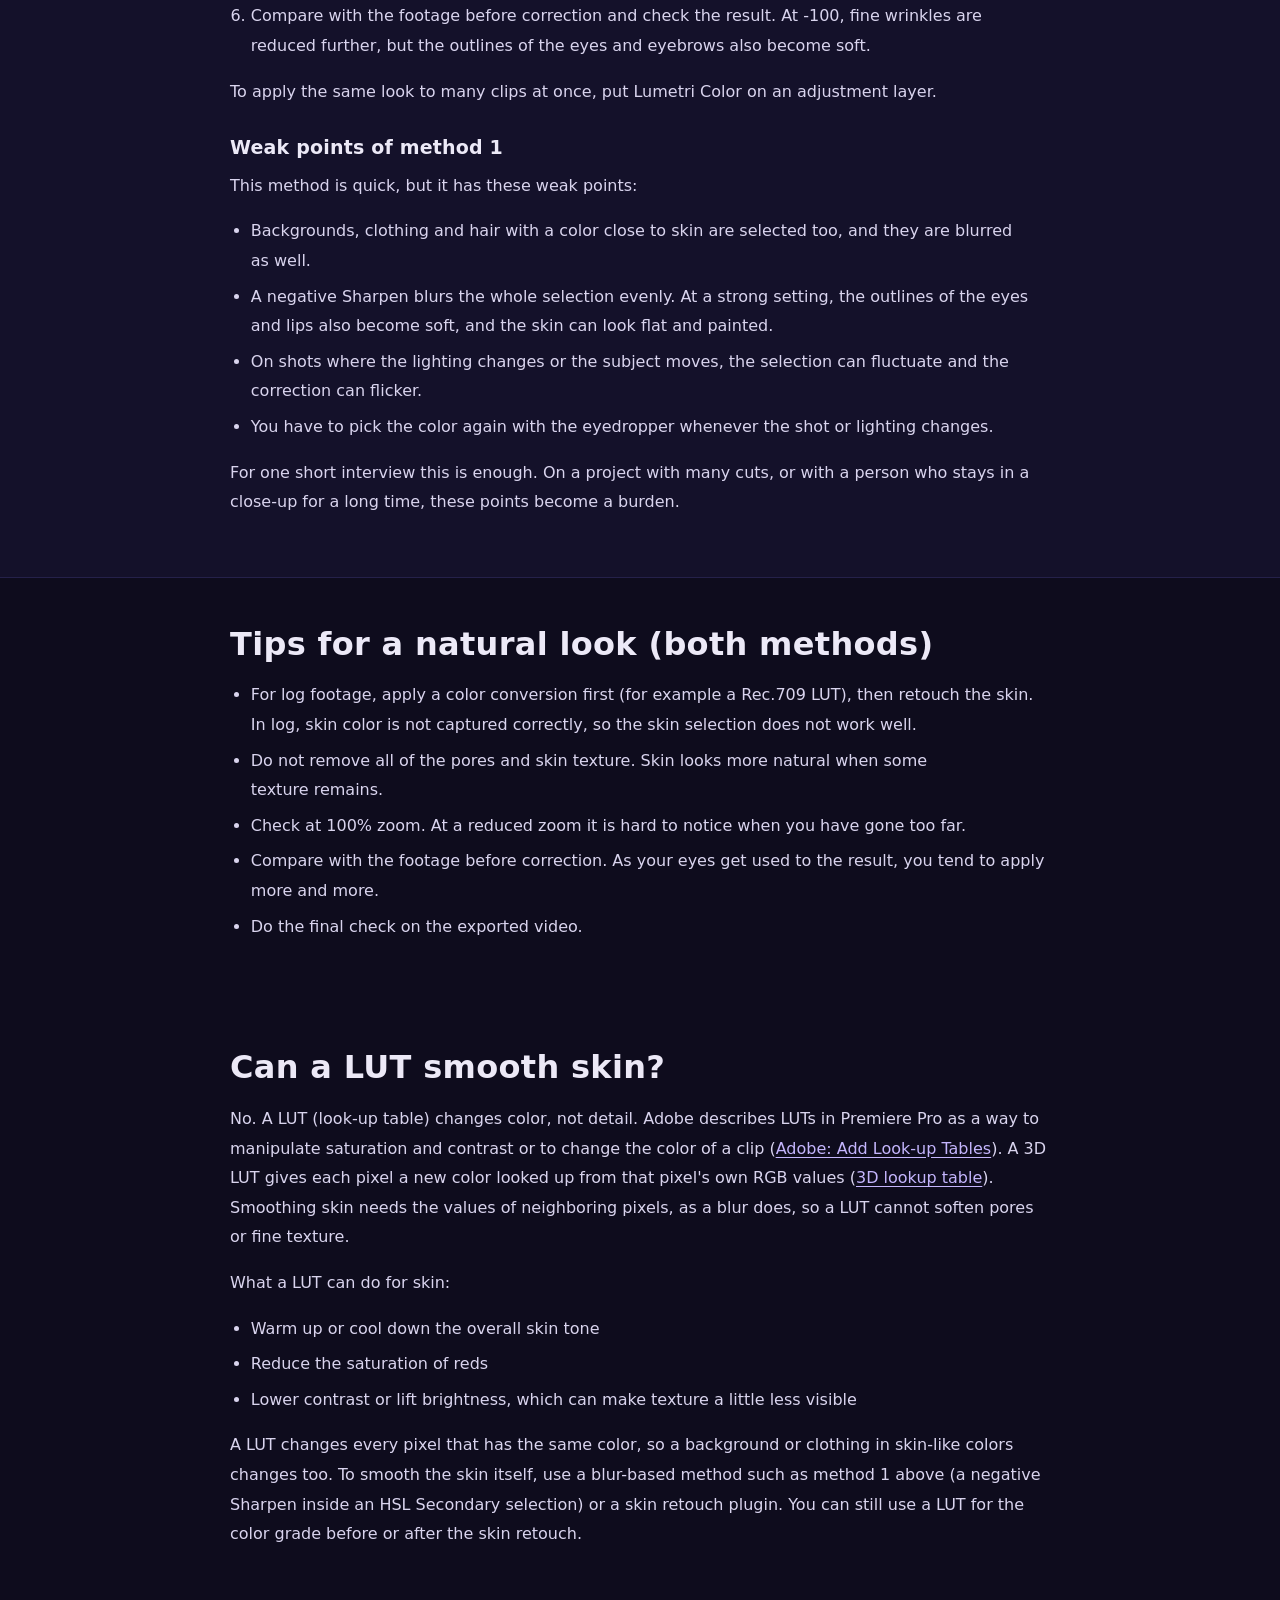
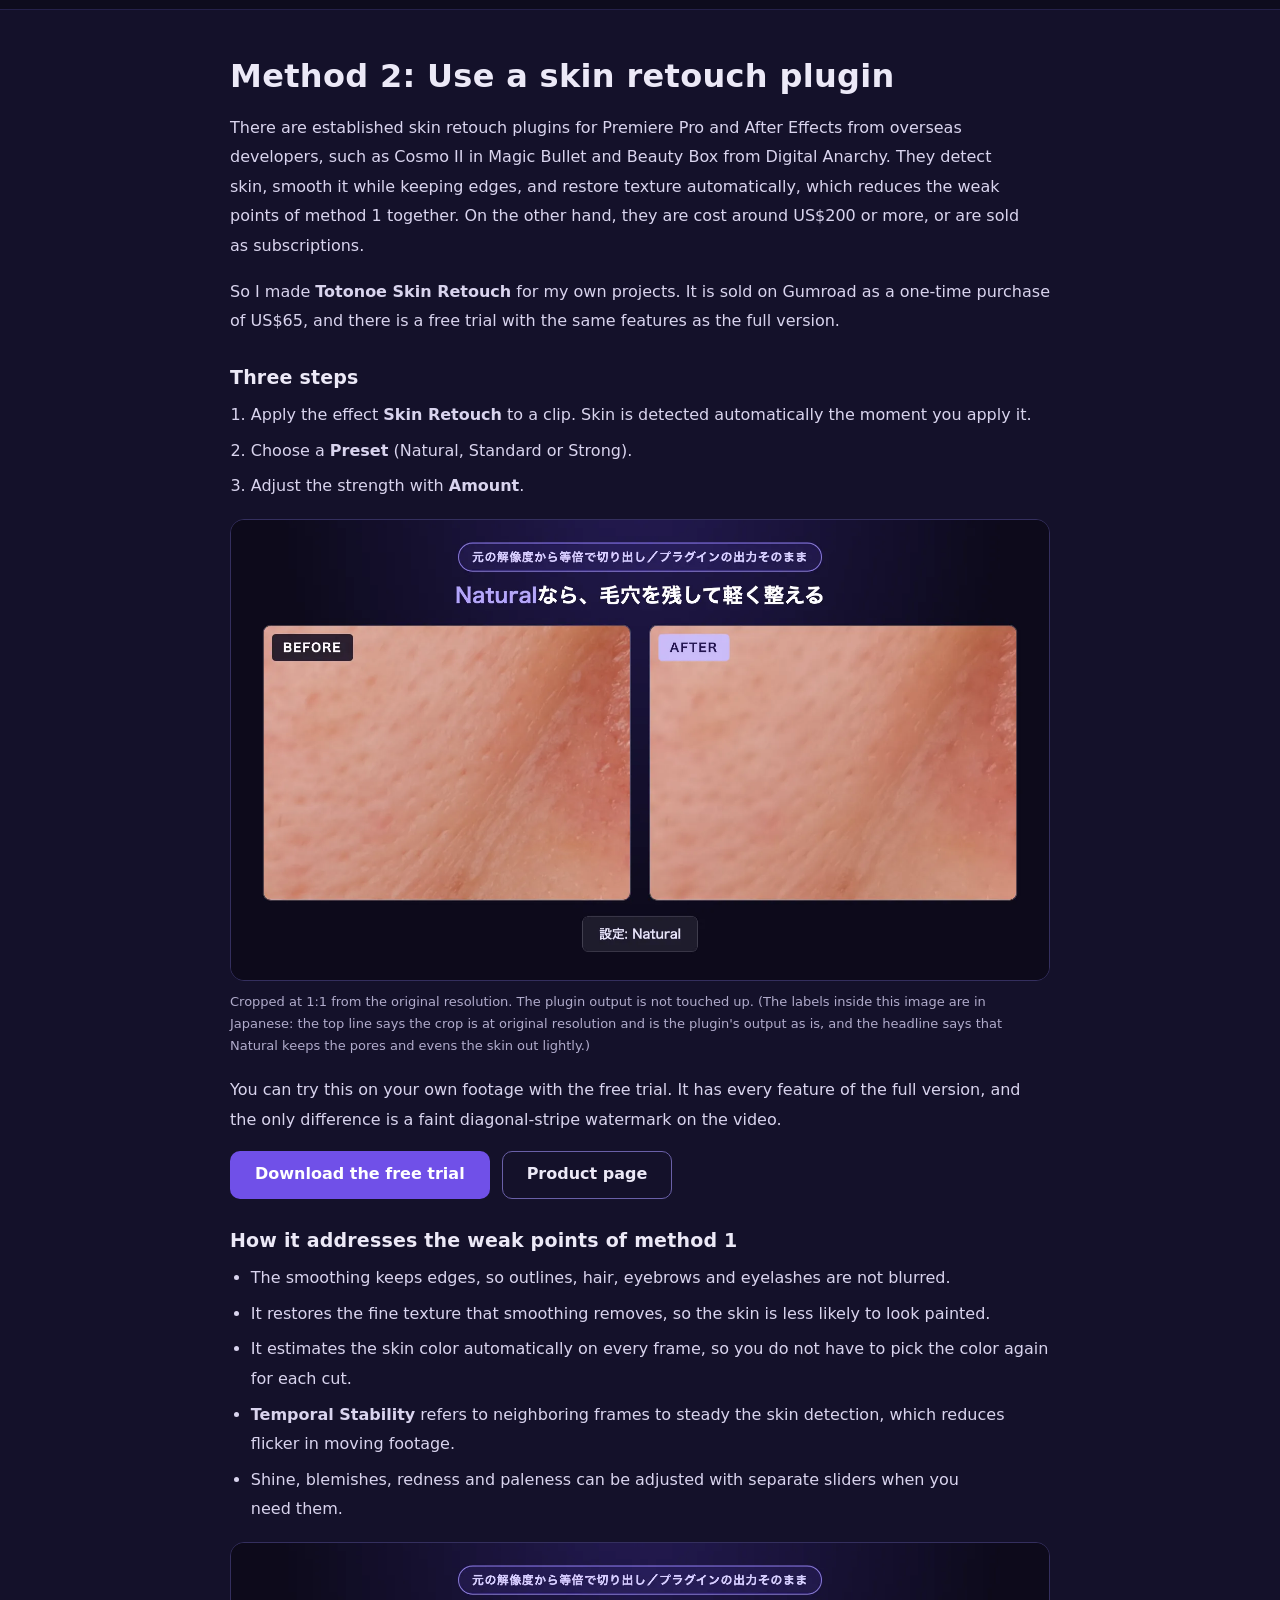
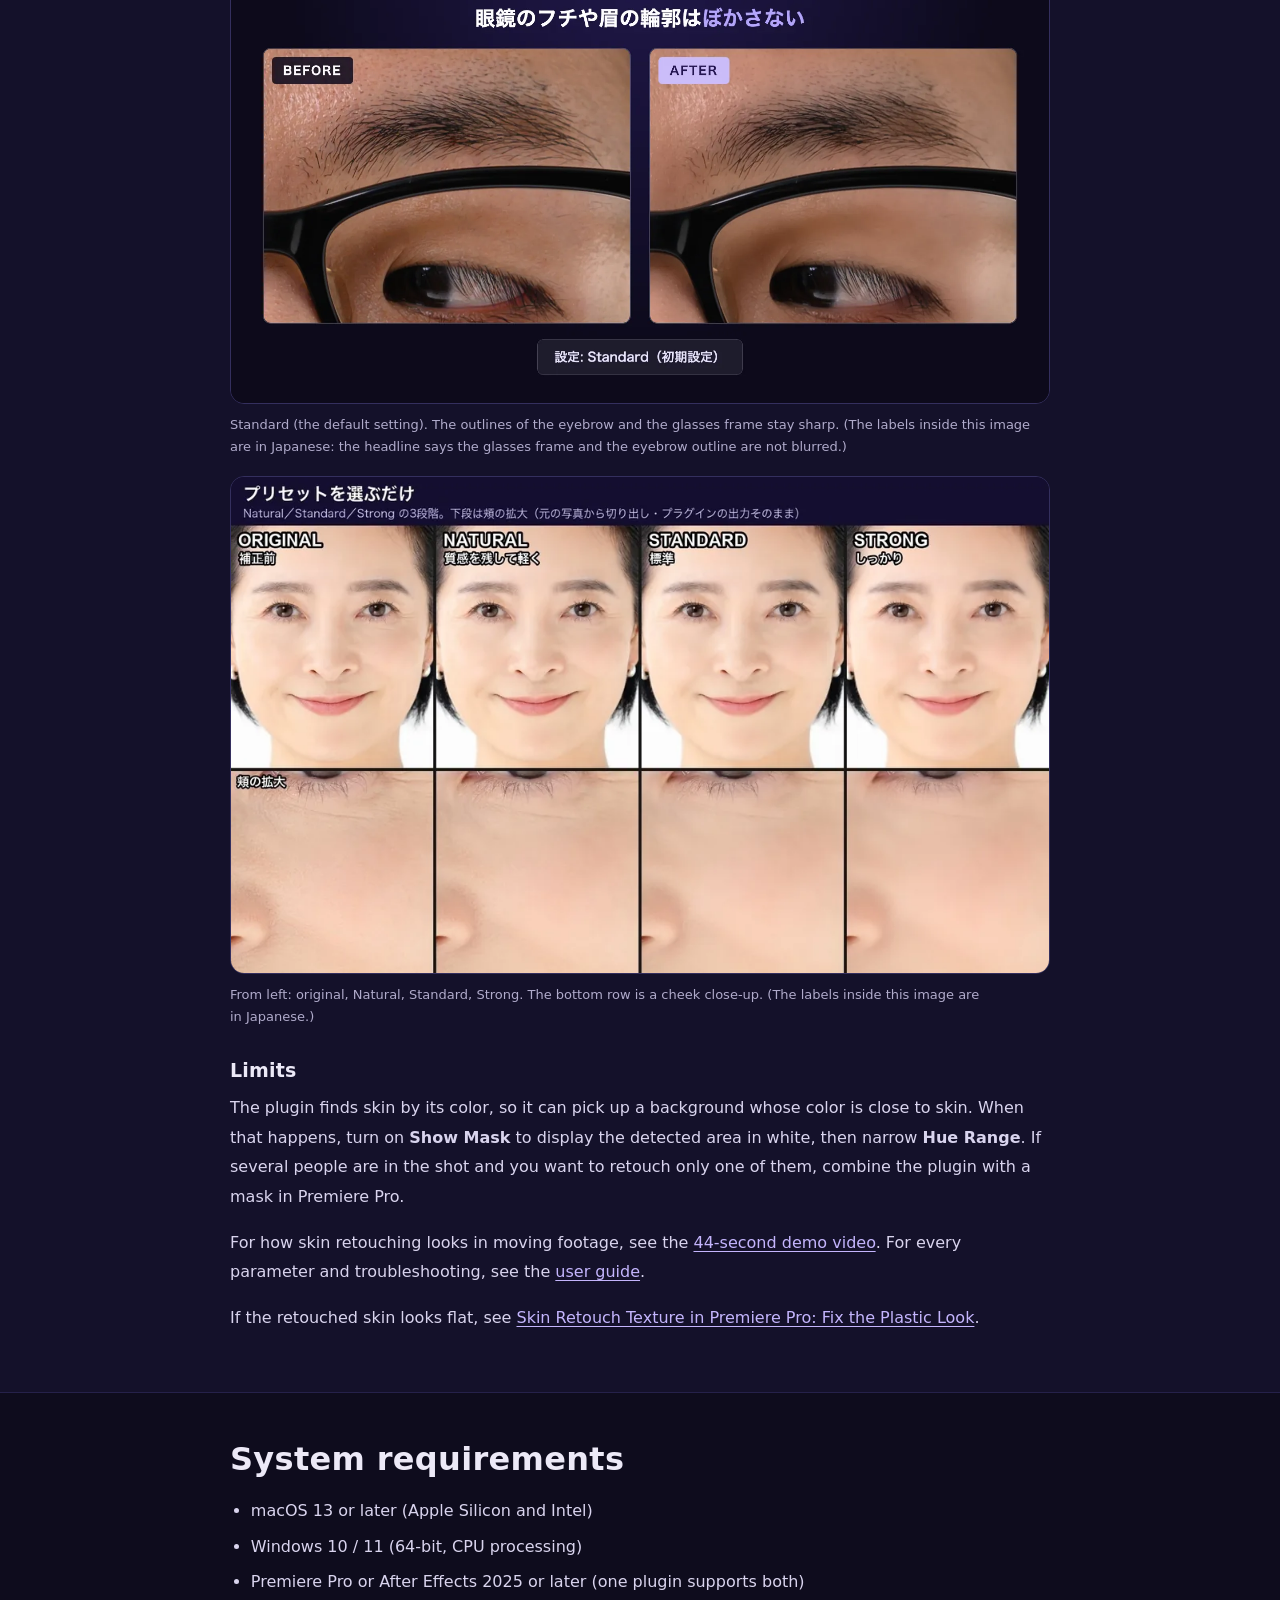
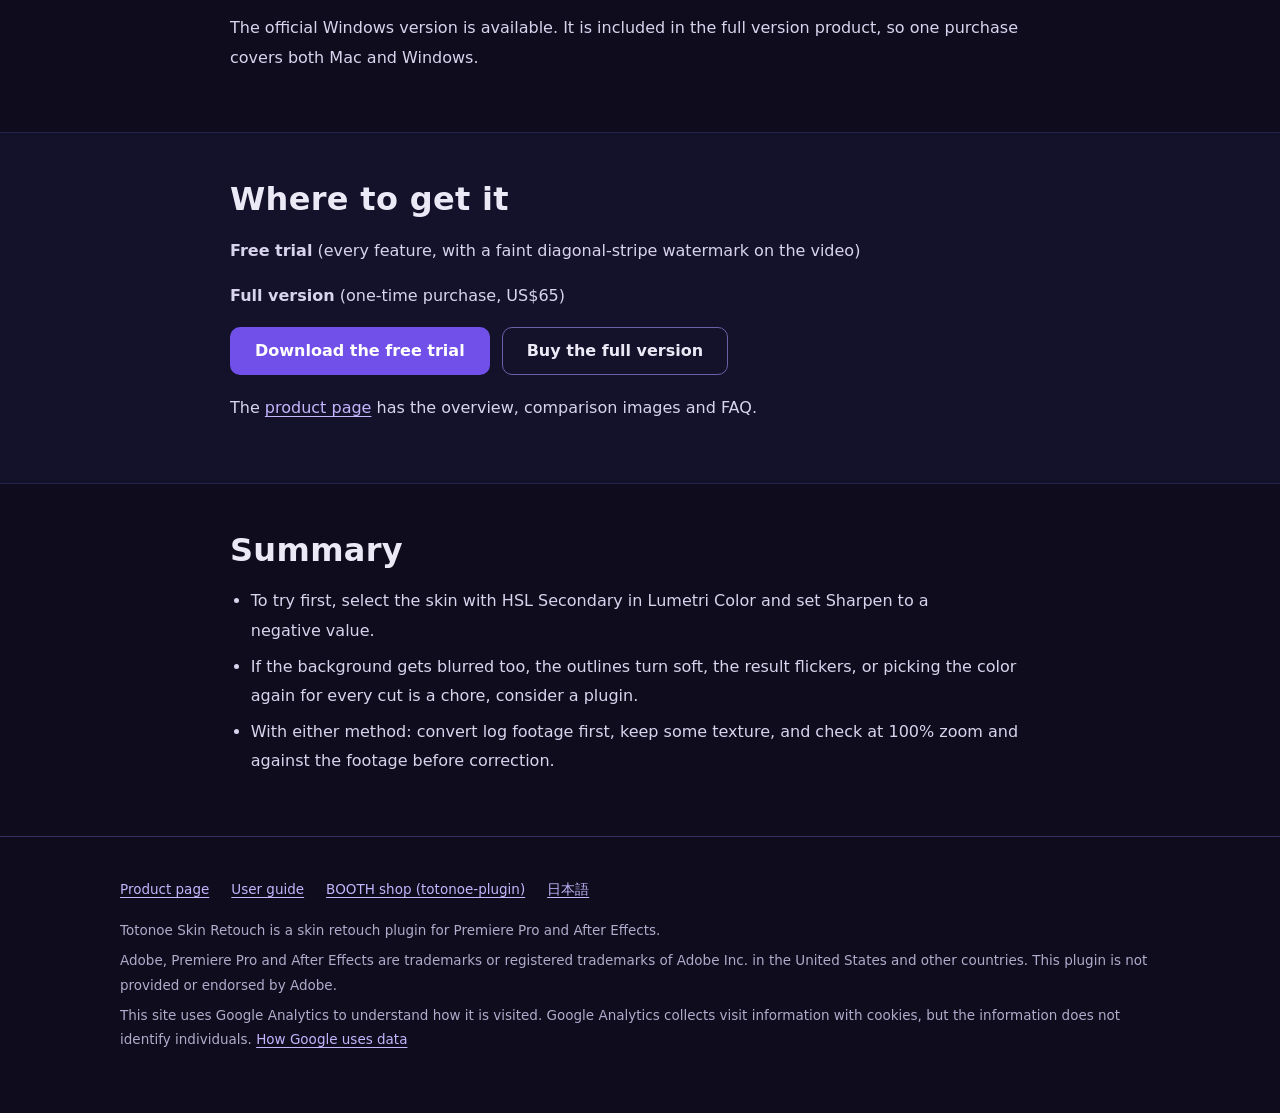
<file: en/premiere-pro-skin-retouch/index.html>
<!doctype html>
<html lang="en">
<head>
<meta charset="utf-8">
<meta name="viewport" content="width=device-width, initial-scale=1">
<!-- Google Analytics (GA4). The same measurement ID is also set in the BOOTH shop settings -->
<script async src="https://www.googletagmanager.com/gtag/js?id=G-DPGWX3PMB1"></script>
<script>
  window.dataLayer = window.dataLayer || [];
  function gtag(){dataLayer.push(arguments);}
  gtag('js', new Date());
  gtag('config', 'G-DPGWX3PMB1');
</script>
<title>How to Retouch Skin in Premiere Pro (Lumetri + Plugin)</title>
<meta name="description" content="Retouch skin in Premiere Pro step by step with Lumetri Color HSL Secondary and a negative Sharpen, plus a skin retouch plugin as a faster second method.">
<link rel="canonical" href="https://totonoe.designstudiomarimo.com/en/premiere-pro-skin-retouch/">
<meta name="theme-color" content="#0e0c1d">
<link rel="icon" href="../../assets/favicon.svg" type="image/svg+xml">

<meta property="og:type" content="article">
<meta property="og:locale" content="en_US">
<meta property="og:site_name" content="Totonoe Skin Retouch">
<meta property="og:title" content="How to Retouch Skin in Premiere Pro: The Built-in Lumetri Method and a Plugin">
<meta property="og:description" content="A step-by-step skin smoothing method with Lumetri Color HSL Secondary, its weak points, a plugin as the second method, and tips for a natural look.">
<meta property="og:url" content="https://totonoe.designstudiomarimo.com/en/premiere-pro-skin-retouch/">
<meta property="og:image" content="https://totonoe.designstudiomarimo.com/assets/ogp.jpg">
<meta property="og:image:width" content="1200">
<meta property="og:image:height" content="630">
<meta name="twitter:card" content="summary_large_image">
<meta name="twitter:title" content="How to Retouch Skin in Premiere Pro">
<meta name="twitter:description" content="The built-in Lumetri Color method, its weak points, a plugin as the second method, and tips for a natural look.">
<meta name="twitter:image" content="https://totonoe.designstudiomarimo.com/assets/ogp.jpg">

<link rel="stylesheet" href="../../assets/style.css">
<style>
  .guide-body { max-width: 860px; }
  .guide-body h2 { font-size: clamp(24px, 4.4vw, 32px); margin: 0 0 14px; }
  .guide-body h3 { font-size: 19px; margin: 28px 0 10px; }
  .guide-body p, .guide-body li { color: #d9d4ee; }
  .guide-body ul, .guide-body ol { padding-left: 1.3em; margin: 0 0 16px; }
  .guide-body li + li { margin-top: 6px; }
  .guide-hero { padding: 40px 0 28px; background: linear-gradient(180deg, #120f26, var(--bg)); }
  .guide-hero h1 { font-size: clamp(26px, 5vw, 38px); line-height: 1.4; margin: 0 0 12px; color: #fff; }
  .guide-hero p { color: #d9d4ee; max-width: 720px; margin: 0 0 8px; }
  .toc { background: var(--surface); border: 1px solid var(--line); border-radius: 12px; padding: 18px 22px; margin: 24px 0 0; max-width: 720px; }
  .toc h2 { font-size: 16px; margin: 0 0 8px; }
  .toc ol { margin: 0; padding-left: 1.3em; columns: 2 240px; }
  .toc li { margin: 0 0 4px; }
  .toc a { color: var(--accent); }
  .guide-sec { padding: 44px 0; scroll-margin-top: 64px; }
  .guide-sec[id], .guide-body h3[id] { scroll-margin-top: 72px; }
  .guide-fig { margin: 18px 0 0; max-width: 860px; }
  .guide-fig img { border-radius: var(--radius); border: 1px solid var(--line); width: 100%; height: auto; }
</style>

<script type="application/ld+json">
{
 "@context": "https://schema.org",
 "@type": "FAQPage",
 "@id": "https://totonoe.designstudiomarimo.com/en/premiere-pro-skin-retouch/#faq",
 "mainEntity": [
  {
   "@type": "Question",
   "name": "Can a LUT smooth skin in Premiere Pro?",
   "acceptedAnswer": {
    "@type": "Answer",
    "text": "No. A LUT changes color, not detail: each pixel gets a new color looked up from its own RGB values, so a LUT cannot soften pores or fine texture, which needs the values of neighboring pixels. A LUT can warm or cool skin tone, reduce reds, or lower contrast. To smooth skin, use a negative Sharpen inside a Lumetri HSL Secondary selection or a skin retouch plugin."
   }
  }
 ]
}
</script>
<script type="application/ld+json">
{
 "@context": "https://schema.org",
 "@type": "Article",
 "@id": "https://totonoe.designstudiomarimo.com/en/premiere-pro-skin-retouch/#article",
 "headline": "How to Retouch Skin in Premiere Pro: The Built-in Lumetri Method and a Plugin",
 "description": "How to smooth and retouch skin in Premiere Pro with Lumetri Color HSL Secondary and a negative Sharpen, the weak points of that method, a skin retouch plugin as the second method, and tips for a natural result.",
 "url": "https://totonoe.designstudiomarimo.com/en/premiere-pro-skin-retouch/",
 "mainEntityOfPage": "https://totonoe.designstudiomarimo.com/en/premiere-pro-skin-retouch/",
 "inLanguage": "en",
 "image": "https://totonoe.designstudiomarimo.com/assets/ogp.jpg",
 "datePublished": "2026-11-08",
 "dateModified": "2026-11-11",
 "about": {
  "@type": "SoftwareApplication",
  "@id": "https://totonoe.designstudiomarimo.com/en/#software",
  "name": "Totonoe Skin Retouch",
  "url": "https://totonoe.designstudiomarimo.com/en/"
 },
 "author": {
  "@type": "Organization",
  "name": "design studio marimo",
  "url": "https://totonoe-plugin.booth.pm/"
 },
 "publisher": {
  "@type": "Organization",
  "name": "design studio marimo",
  "url": "https://totonoe-plugin.booth.pm/"
 }
}
</script>
</head>
<body>
<a class="skip" href="#main">Skip to content</a>

<header class="site-header">
  <div class="wrap">
    <a class="brand" href="../">Totonoe<small>Skin Retouch</small></a>
    <nav class="nav" aria-label="On this page">
      <a href="#answer">Short answer</a>
      <a href="#lumetri">Lumetri method</a>
      <a href="#natural">Natural look</a>
      <a href="#plugin">Plugin</a>
      <a href="#summary">Summary</a>
    </nav>
    <a class="btn btn-primary btn-sm header-cta" href="https://booth.pm/en/items/8892910" rel="noopener">Free trial</a>
    <a href="../../" hreflang="ja" lang="ja" style="margin-left:4px;font-size:13px;color:var(--muted);text-decoration:none;white-space:nowrap">日本語</a>
  </div>
</header>

<main id="main">

<section class="guide-hero" id="top">
  <div class="wrap guide-body">
    <h1>How to Retouch Skin in Premiere Pro: The Built-in Lumetri Method and a Plugin</h1>
    <p>This article covers two ways to make a person's skin look better in Premiere Pro: using only the built-in tools, and using a plugin.</p>
    <p>I am a video editor in Japan (music videos, interviews and commercials), and I retouch skin as a regular part of that work. I also develop Totonoe Skin Retouch, the plugin described in method 2.</p>

    <nav class="toc" aria-label="Contents">
      <h2>Contents</h2>
      <ol>
        <li><a href="#answer">Short answer</a></li>
        <li><a href="#lumetri">Method 1: Lumetri Color (HSL Secondary)</a></li>
        <li><a href="#weak-points">Weak points of method 1</a></li>
        <li><a href="#natural">Tips for a natural look</a></li>
        <li><a href="#lut">Can a LUT smooth skin?</a></li>
        <li><a href="#plugin">Method 2: A skin retouch plugin</a></li>
        <li><a href="#requirements">System requirements</a></li>
        <li><a href="#get">Where to get it</a></li>
        <li><a href="#summary">Summary</a></li>
      </ol>
    </nav>
  </div>
</section>

<section class="guide-sec" id="answer">
  <div class="wrap guide-body">
    <h2>Short answer</h2>
    <ul>
      <li>If you do not want to spend anything, use <strong>HSL Secondary</strong> in Lumetri Color to select only the skin color, then set <strong>Sharpen</strong> to a negative value.</li>
      <li>If you have many cuts, or you care a lot about the finish, use a skin retouch plugin.</li>
    </ul>
    <p>The tips for a natural look apply to both methods. They are in <a href="#natural">the second half of this article</a>.</p>
  </div>
</section>

<section class="guide-sec alt" id="lumetri">
  <div class="wrap guide-body">
    <h2>Method 1: Smooth skin with Lumetri Color (HSL Secondary)</h2>
    <p>This method uses only the tools that come with Premiere Pro.</p>
    <ol>
      <li>Select the clip you want to retouch and open the <strong>Lumetri Color</strong> panel (Window &gt; Lumetri Color). Click <strong>HSL Secondary</strong> to open it.</li>
      <li>In <strong>Key</strong>, use the <strong>Set color</strong> eyedropper and click a mid-tone area of the cheek.</li>
      <li>Check the <strong>Color/Gray</strong> box to see what is selected. Areas shown in gray are not selected. The first click often selects only the darker parts of the skin, so use the <strong>+</strong> eyedropper to add brighter areas such as the forehead and the top of the cheek. If clothing or background is selected, use the <strong>&minus;</strong> eyedropper to remove it. You can also adjust the <strong>H</strong>, <strong>S</strong> and <strong>L</strong> sliders. The goal is a selection where only the skin keeps its color.</li>
      <li>In <strong>Refine</strong>, raise <strong>Denoise</strong> and <strong>Blur</strong> a little to blend the edge of the selection. I used Denoise 10 and Blur 6 on my example footage.</li>
      <li>Uncheck <strong>Color/Gray</strong>, then set <strong>Sharpen</strong> under <strong>Correction</strong> to a negative value. Start around -30 to -50.</li>
      <li>Compare with the footage before correction and check the result. At -100, fine wrinkles are reduced further, but the outlines of the eyes and eyebrows also become soft.</li>
    </ol>
    <p>To apply the same look to many clips at once, put Lumetri Color on an adjustment layer.</p>

    <h3 id="weak-points">Weak points of method 1</h3>
    <p>This method is quick, but it has these weak points:</p>
    <ul>
      <li>Backgrounds, clothing and hair with a color close to skin are selected too, and they are blurred as well.</li>
      <li>A negative Sharpen blurs the whole selection evenly. At a strong setting, the outlines of the eyes and lips also become soft, and the skin can look flat and painted.</li>
      <li>On shots where the lighting changes or the subject moves, the selection can fluctuate and the correction can flicker.</li>
      <li>You have to pick the color again with the eyedropper whenever the shot or lighting changes.</li>
    </ul>
    <p>For one short interview this is enough. On a project with many cuts, or with a person who stays in a close-up for a long time, these points become a burden.</p>
  </div>
</section>

<section class="guide-sec" id="natural">
  <div class="wrap guide-body">
    <h2>Tips for a natural look (both methods)</h2>
    <ul>
      <li>For log footage, apply a color conversion first (for example a Rec.709 LUT), then retouch the skin. In log, skin color is not captured correctly, so the skin selection does not work well.</li>
      <li>Do not remove all of the pores and skin texture. Skin looks more natural when some texture remains.</li>
      <li>Check at 100% zoom. At a reduced zoom it is hard to notice when you have gone too far.</li>
      <li>Compare with the footage before correction. As your eyes get used to the result, you tend to apply more and more.</li>
      <li>Do the final check on the exported video.</li>
    </ul>
  </div>
</section>

<section class="guide-sec" id="lut">
  <div class="wrap guide-body">
    <h2>Can a LUT smooth skin?</h2>
    <p>No. A LUT (look-up table) changes color, not detail. Adobe describes LUTs in Premiere Pro as a way to manipulate saturation and contrast or to change the color of a clip (<a href="https://helpx.adobe.com/premiere/desktop/correct-color/add-color-effects/add-look-up-tables.html" rel="noopener">Adobe: Add Look-up Tables</a>). A 3D LUT gives each pixel a new color looked up from that pixel's own RGB values (<a href="https://en.wikipedia.org/wiki/3D_lookup_table" rel="noopener">3D lookup table</a>). Smoothing skin needs the values of neighboring pixels, as a blur does, so a LUT cannot soften pores or fine texture.</p>
    <p>What a LUT can do for skin:</p>
    <ul>
      <li>Warm up or cool down the overall skin tone</li>
      <li>Reduce the saturation of reds</li>
      <li>Lower contrast or lift brightness, which can make texture a little less visible</li>
    </ul>
    <p>A LUT changes every pixel that has the same color, so a background or clothing in skin-like colors changes too. To smooth the skin itself, use a blur-based method such as method 1 above (a negative Sharpen inside an HSL Secondary selection) or a skin retouch plugin. You can still use a LUT for the color grade before or after the skin retouch.</p>
  </div>
</section>

<section class="guide-sec alt" id="plugin">
  <div class="wrap guide-body">
    <h2>Method 2: Use a skin retouch plugin</h2>
    <p>There are established skin retouch plugins for Premiere Pro and After Effects from overseas developers, such as Cosmo II in Magic Bullet and Beauty Box from Digital Anarchy. They detect skin, smooth it while keeping edges, and restore texture automatically, which reduces the weak points of method 1 together. On the other hand, they are cost around US$200 or more, or are sold as subscriptions.</p>
    <p>So I made <strong>Totonoe Skin Retouch</strong> for my own projects. It is sold on Gumroad as a one-time purchase of US$65, and there is a free trial with the same features as the full version.</p>

    <h3>Three steps</h3>
    <ol>
      <li>Apply the effect <strong>Skin Retouch</strong> to a clip. Skin is detected automatically the moment you apply it.</li>
      <li>Choose a <strong>Preset</strong> (Natural, Standard or Strong).</li>
      <li>Adjust the strength with <strong>Amount</strong>.</li>
    </ol>

    <figure class="guide-fig">
      <img src="../../assets/detail-pores.webp" width="1600" height="900" alt="Before and after on a close-up of skin with the Natural preset. The pores remain and the skin is lightly evened out" loading="lazy" decoding="async">
      <figcaption class="cap">Cropped at 1:1 from the original resolution. The plugin output is not touched up. (The labels inside this image are in Japanese: the top line says the crop is at original resolution and is the plugin's output as is, and the headline says that Natural keeps the pores and evens the skin out lightly.)</figcaption>
    </figure>

    <p style="margin-top:18px">You can try this on your own footage with the free trial. It has every feature of the full version, and the only difference is a faint diagonal-stripe watermark on the video.</p>
    <div class="btn-row">
      <a class="btn btn-primary" href="https://booth.pm/en/items/8892910" rel="noopener">Download the free trial</a>
      <a class="btn btn-ghost" href="../">Product page</a>
    </div>

    <h3>How it addresses the weak points of method 1</h3>
    <ul>
      <li>The smoothing keeps edges, so outlines, hair, eyebrows and eyelashes are not blurred.</li>
      <li>It restores the fine texture that smoothing removes, so the skin is less likely to look painted.</li>
      <li>It estimates the skin color automatically on every frame, so you do not have to pick the color again for each cut.</li>
      <li><strong>Temporal Stability</strong> refers to neighboring frames to steady the skin detection, which reduces flicker in moving footage.</li>
      <li>Shine, blemishes, redness and paleness can be adjusted with separate sliders when you need them.</li>
    </ul>

    <figure class="guide-fig">
      <img src="../../assets/detail-edges.webp" width="1600" height="900" alt="Before and after on the eyebrow, glasses frame and eyelashes with the Standard preset. The outlines stay sharp" loading="lazy" decoding="async">
      <figcaption class="cap">Standard (the default setting). The outlines of the eyebrow and the glasses frame stay sharp. (The labels inside this image are in Japanese: the headline says the glasses frame and the eyebrow outline are not blurred.)</figcaption>
    </figure>

    <figure class="guide-fig">
      <a class="zoom" href="../../assets/presets.webp" target="_blank" rel="noopener"><img src="../../assets/presets.webp" width="1024" height="621" alt="Comparison of the original, Natural, Standard and Strong, with a cheek close-up in the bottom row" loading="lazy" decoding="async"></a>
      <figcaption class="cap">From left: original, Natural, Standard, Strong. The bottom row is a cheek close-up. (The labels inside this image are in Japanese.)</figcaption>
    </figure>

    <h3>Limits</h3>
    <p>The plugin finds skin by its color, so it can pick up a background whose color is close to skin. When that happens, turn on <strong>Show Mask</strong> to display the detected area in white, then narrow <strong>Hue Range</strong>. If several people are in the shot and you want to retouch only one of them, combine the plugin with a mask in Premiere Pro.</p>
    <p>For how skin retouching looks in moving footage, see the <a href="https://vimeo.com/1213783495" rel="noopener">44-second demo video</a>. For every parameter and troubleshooting, see the <a href="../guide/">user guide</a>.</p>
    <p>If the retouched skin looks flat, see <a href="../keep-skin-texture-premiere-pro/">Skin Retouch Texture in Premiere Pro: Fix the Plastic Look</a>.</p>
  </div>
</section>

<section class="guide-sec" id="requirements">
  <div class="wrap guide-body">
    <h2>System requirements</h2>
    <ul>
      <li>macOS 13 or later (Apple Silicon and Intel)</li>
      <li>Windows 10 / 11 (64-bit, CPU processing)</li>
      <li>Premiere Pro or After Effects 2025 or later (one plugin supports both)</li>
    </ul>
    <p data-win-beta>A free Windows beta is available until November 15, 2026. Get it from the <a href="https://booth.pm/en/items/9047647" rel="noopener">beta page on BOOTH</a>. The official Windows version will be released on November 16, 2026.</p>
    <p data-win-official hidden>The official Windows version is available. It is included in the full version product, so one purchase covers both Mac and Windows.</p>
  </div>
</section>

<section class="guide-sec alt" id="get">
  <div class="wrap guide-body">
    <h2>Where to get it</h2>
    <p><strong>Free trial</strong> (every feature, with a faint diagonal-stripe watermark on the video)</p>
    <p><strong>Full version</strong> (one-time purchase, US$65)</p>
    <div class="btn-row">
      <a class="btn btn-primary" href="https://booth.pm/en/items/8892910" rel="noopener">Download the free trial</a>
      <a class="btn btn-ghost" href="https://hukkuu.gumroad.com/l/totonoe-skin-retouch?utm_source=lp_en&amp;utm_medium=referral&amp;utm_campaign=gumroad_switch" rel="noopener">Buy the full version</a>
    </div>
    <p style="margin-top:18px">The <a href="../">product page</a> has the overview, comparison images and FAQ.</p>
  </div>
</section>

<section class="guide-sec" id="summary">
  <div class="wrap guide-body">
    <h2>Summary</h2>
    <ul>
      <li>To try first, select the skin with HSL Secondary in Lumetri Color and set Sharpen to a negative value.</li>
      <li>If the background gets blurred too, the outlines turn soft, the result flickers, or picking the color again for every cut is a chore, consider a plugin.</li>
      <li>With either method: convert log footage first, keep some texture, and check at 100% zoom and against the footage before correction.</li>
    </ul>
  </div>
</section>

</main>

<footer>
  <div class="wrap">
    <div class="links">
      <a href="../">Product page</a>
      <a href="../guide/">User guide</a>
      <a href="https://totonoe-plugin.booth.pm/" rel="noopener">BOOTH shop (totonoe-plugin)</a>
      <a href="../../" hreflang="ja" lang="ja">日本語</a>
    </div>
    <p>Totonoe Skin Retouch is a skin retouch plugin for Premiere Pro and After Effects.</p>
    <p>Adobe, Premiere Pro and After Effects are trademarks or registered trademarks of Adobe Inc. in the United States and other countries. This plugin is not provided or endorsed by Adobe.</p>
    <p>This site uses Google Analytics to understand how it is visited. Google Analytics collects visit information with cookies, but the information does not identify individuals. <a href="https://policies.google.com/technologies/partner-sites?hl=en" rel="noopener">How Google uses data</a></p>
  </div>
</footer>
<script src="../../assets/main.js" defer></script>
<script src="../../assets/track.js" defer></script>
</body>
</html>
</file>
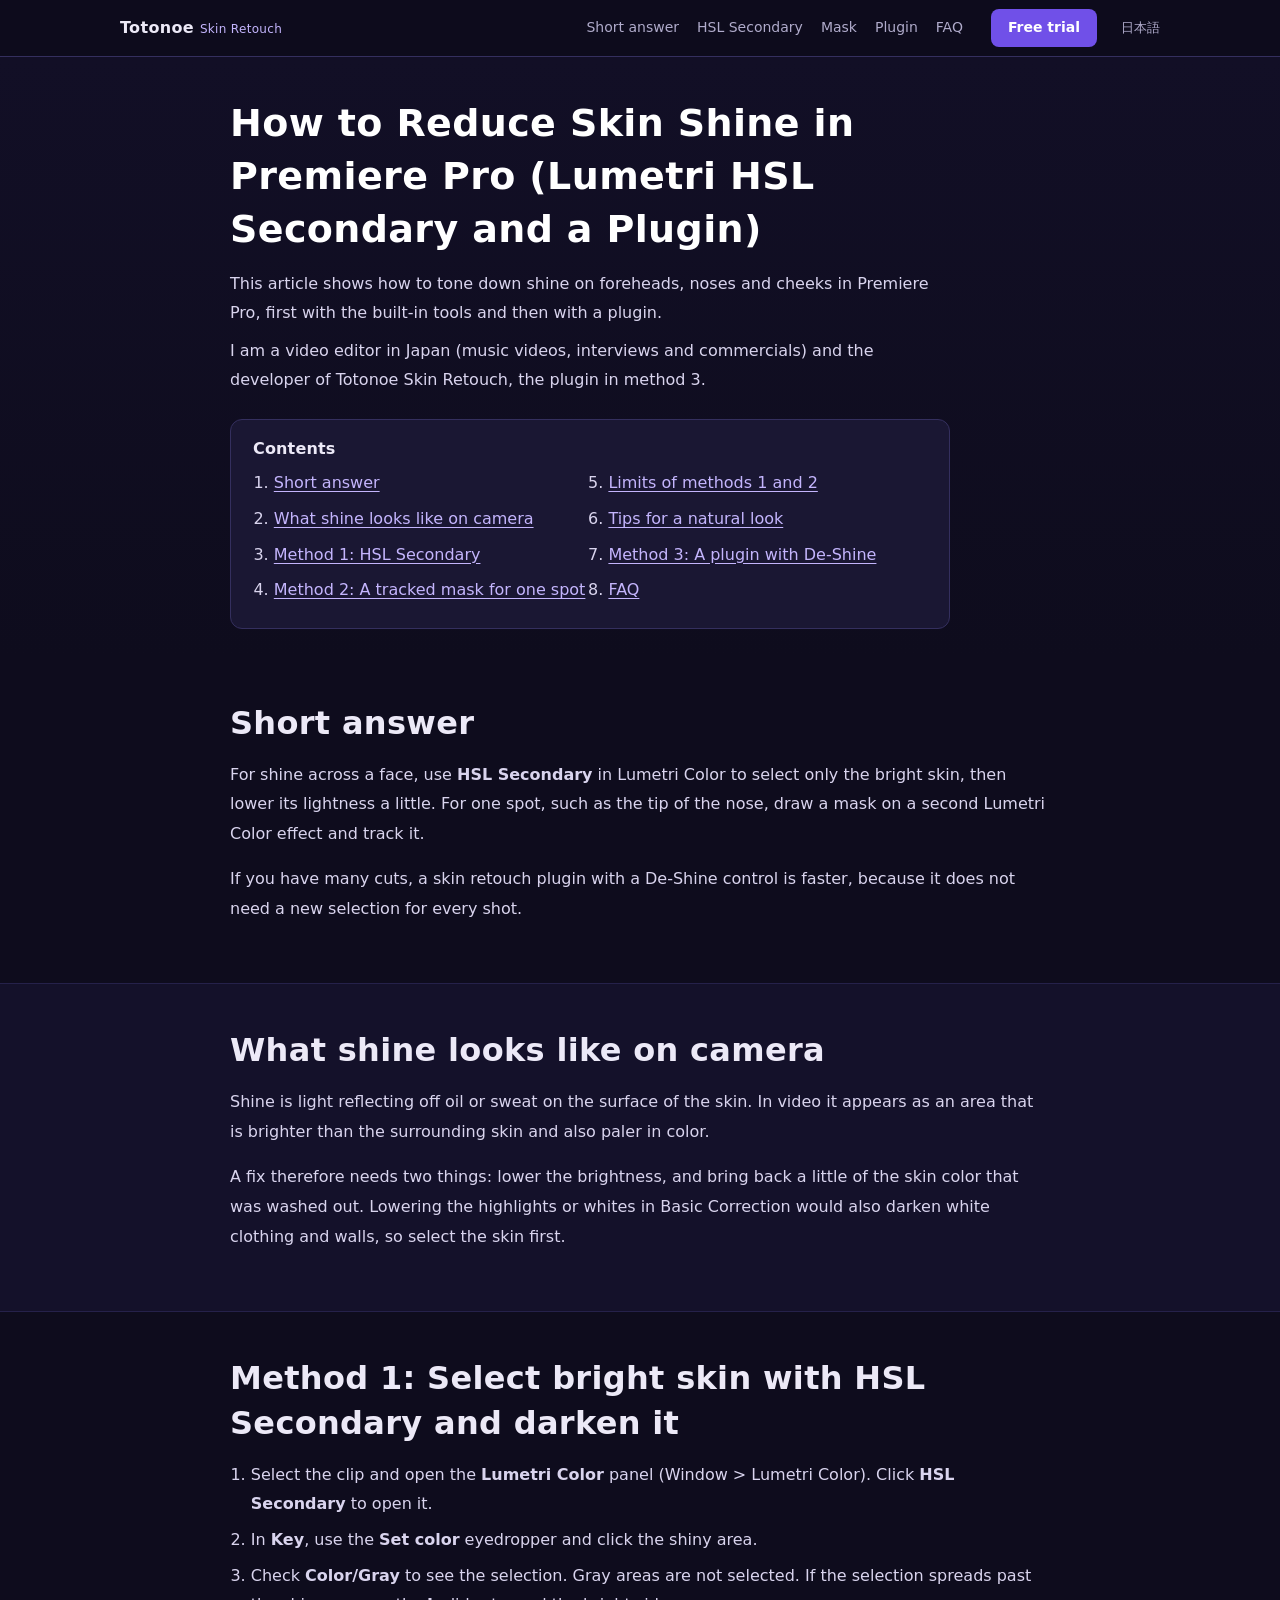
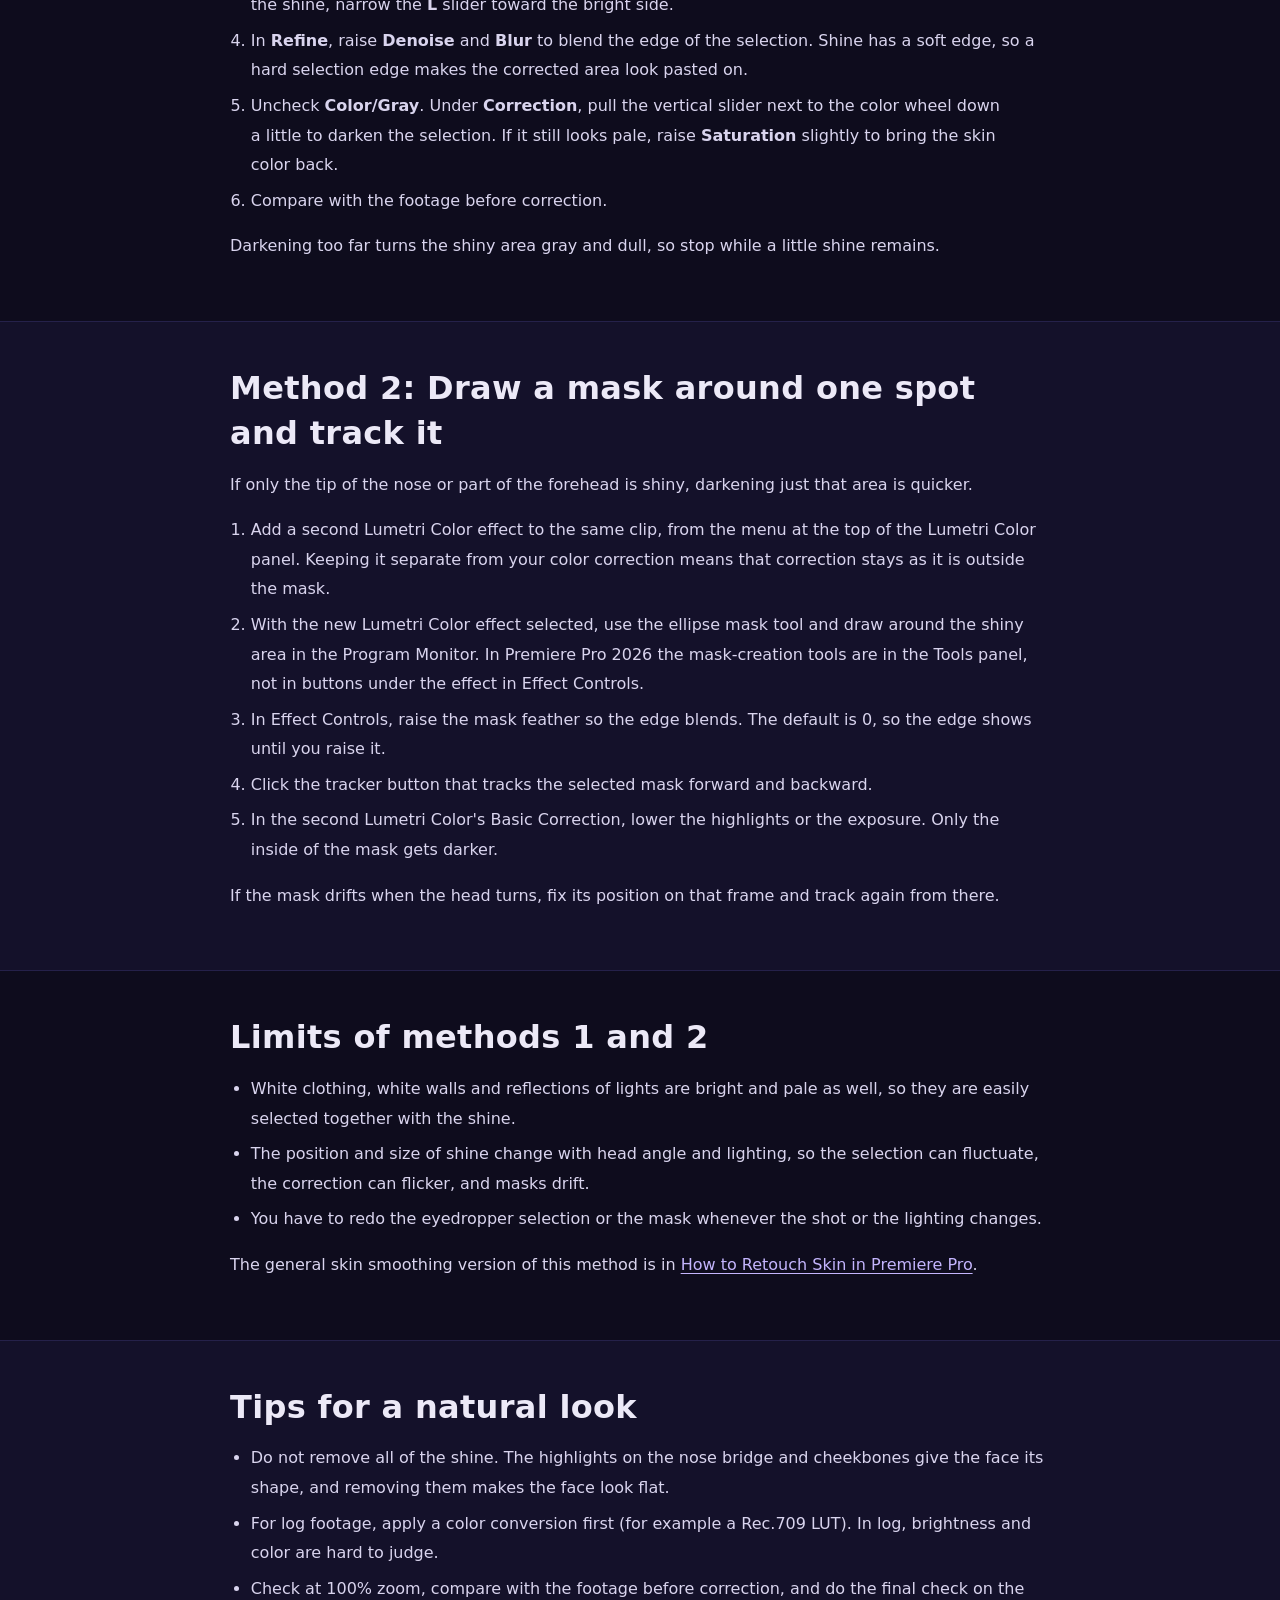
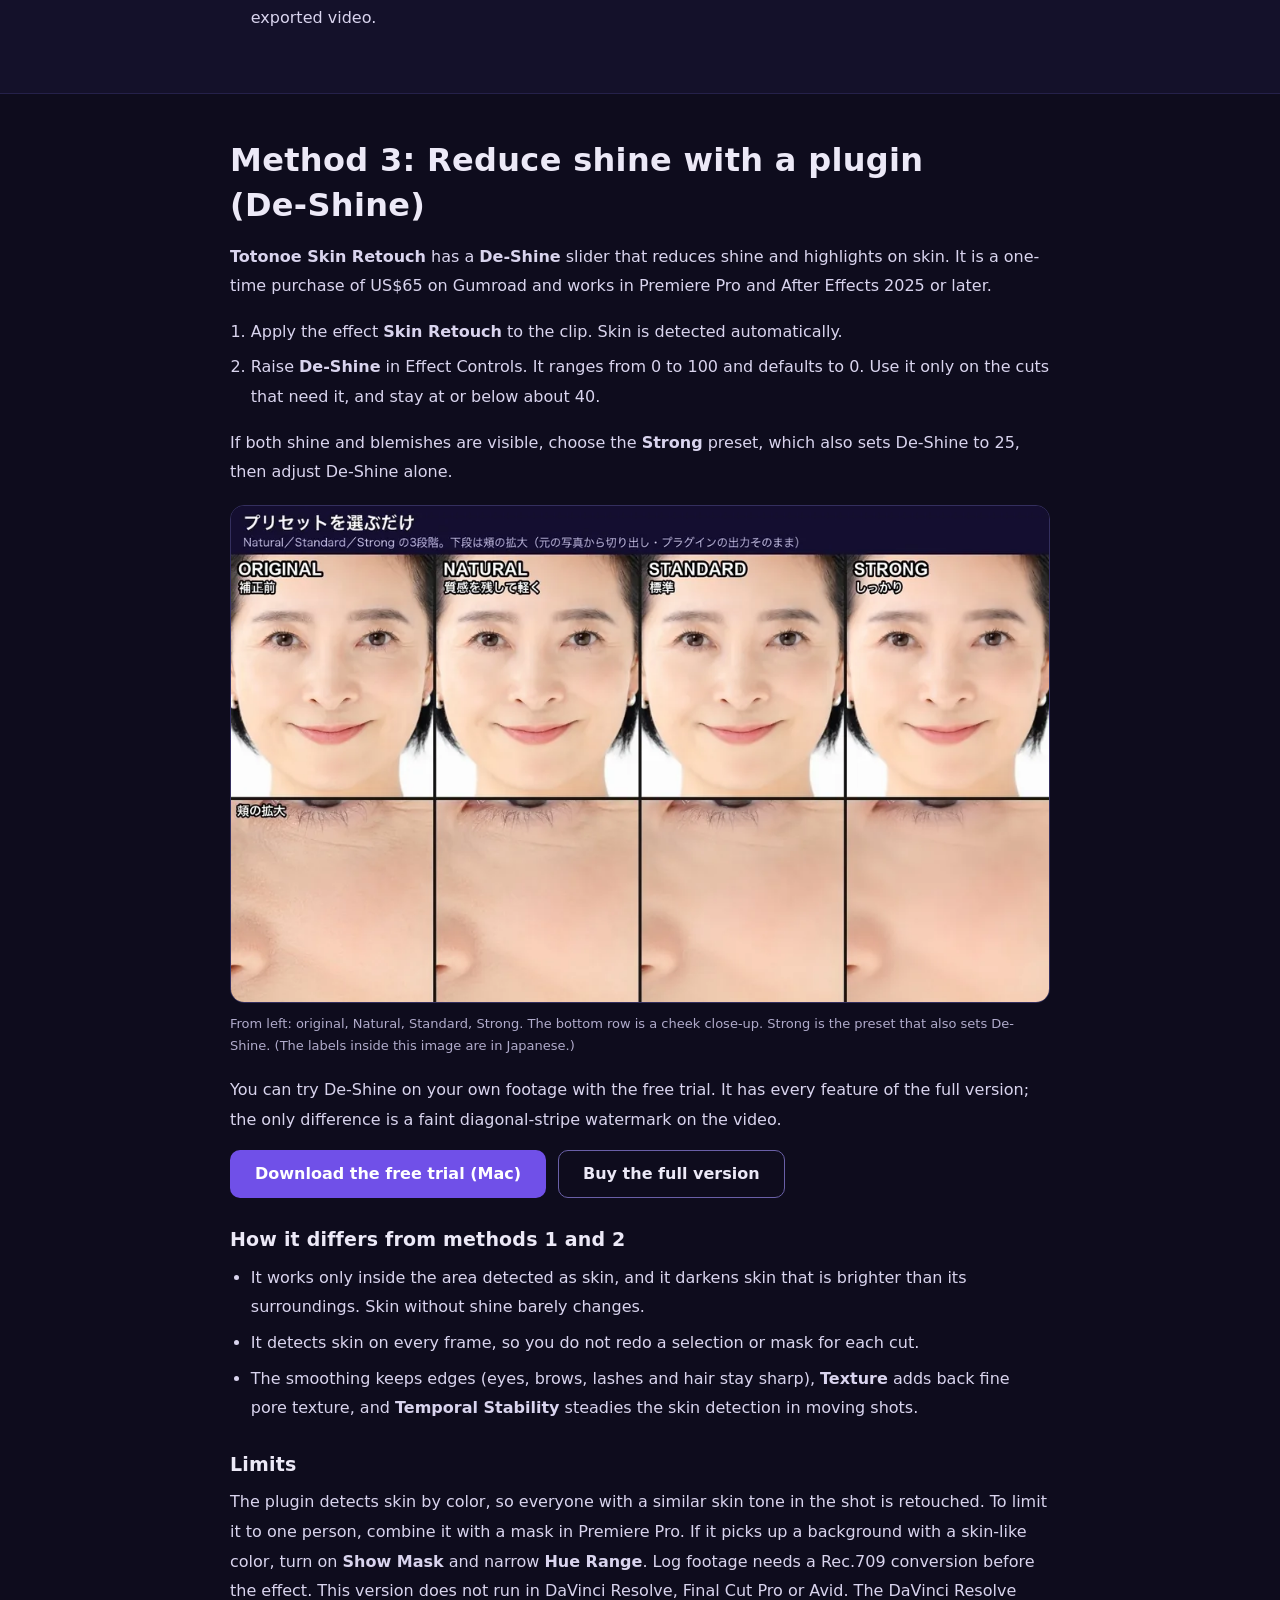
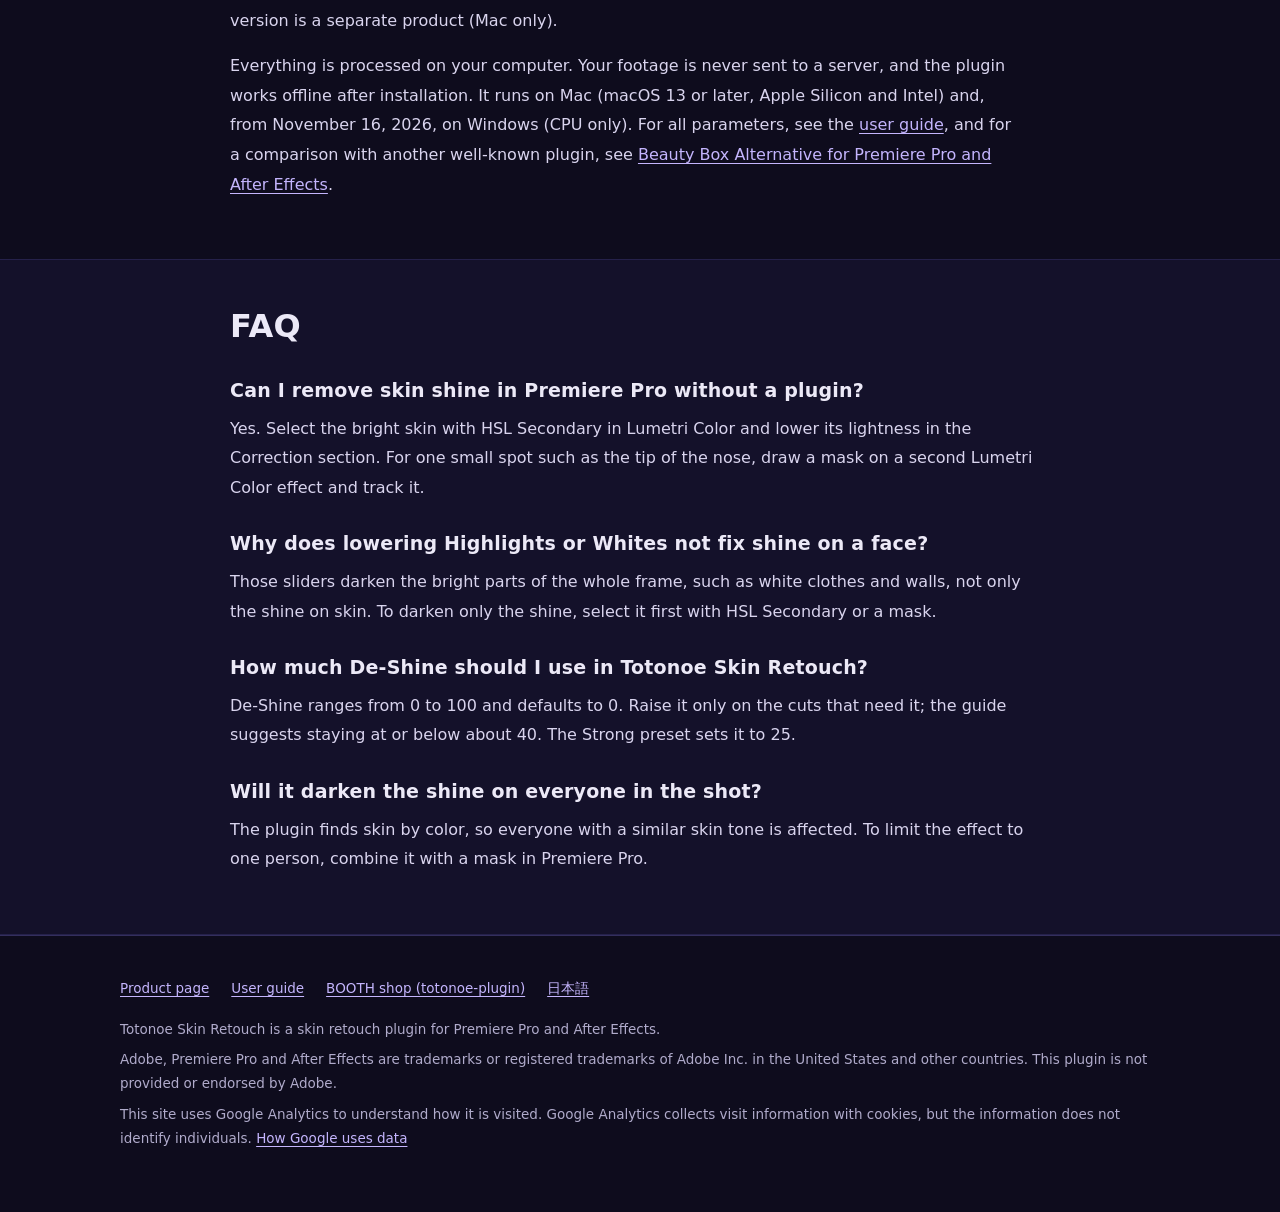
<file: en/reduce-skin-shine-premiere-pro/index.html>
<!doctype html>
<html lang="en">
<head>
<meta charset="utf-8">
<meta name="viewport" content="width=device-width, initial-scale=1">
<!-- Google Analytics (GA4). The same measurement ID is also set in the BOOTH shop settings -->
<script async src="https://www.googletagmanager.com/gtag/js?id=G-DPGWX3PMB1"></script>
<script>
  window.dataLayer = window.dataLayer || [];
  function gtag(){dataLayer.push(arguments);}
  gtag('js', new Date());
  gtag('config', 'G-DPGWX3PMB1');
</script>
<!-- Adobe UI names checked 2026-11-09 (English help):
  HSL Secondary (Key / Set color / Color/Gray / Refine: Denoise, Blur / Correction: Temperature, Tint, Contrast, Sharpen, Saturation)
    https://helpx.adobe.com/premiere/desktop/correct-color/add-color-effects/correct-color-using-hsl-secondary-controls.html
    (confirmed via search result of the English page; direct fetch returned 403)
  Not confirmed on an English Adobe page, so written as plain descriptions: Basic Correction slider names, mask feather and tracker button names
    https://helpx.adobe.com/premiere/desktop/correct-color/color-correction-fundamentals/basic-color-correction-options.html
    https://helpx.adobe.com/premiere/desktop/add-video-effects/work-with-masks/adjust-mask-properties.html
    https://helpx.adobe.com/premiere/desktop/add-video-effects/work-with-masks/track-masks.html
  Source article (Japanese): docs/press/note_seo_shine.md
-->
<title>How to Reduce Skin Shine in Premiere Pro (Lumetri + Plugin)</title>
<meta name="description" content="Reduce shine on a face in Premiere Pro with Lumetri HSL Secondary or a tracked mask, and when a plugin with a De-Shine control is faster.">
<link rel="canonical" href="https://totonoe.designstudiomarimo.com/en/reduce-skin-shine-premiere-pro/">
<meta name="theme-color" content="#0e0c1d">
<link rel="icon" href="../../assets/favicon.svg" type="image/svg+xml">

<meta property="og:type" content="article">
<meta property="og:locale" content="en_US">
<meta property="og:site_name" content="Totonoe Skin Retouch">
<meta property="og:title" content="How to Reduce Skin Shine in Premiere Pro (Lumetri HSL Secondary and a Plugin)">
<meta property="og:description" content="A Lumetri Color HSL Secondary method, a mask method for one spot, their limits, and a plugin with a De-Shine control.">
<meta property="og:url" content="https://totonoe.designstudiomarimo.com/en/reduce-skin-shine-premiere-pro/">
<meta property="og:image" content="https://totonoe.designstudiomarimo.com/assets/ogp.jpg">
<meta property="og:image:width" content="1200">
<meta property="og:image:height" content="630">
<meta name="twitter:card" content="summary_large_image">
<meta name="twitter:title" content="How to Reduce Skin Shine in Premiere Pro">
<meta name="twitter:description" content="HSL Secondary, a mask for one spot, and a plugin with De-Shine.">
<meta name="twitter:image" content="https://totonoe.designstudiomarimo.com/assets/ogp.jpg">

<link rel="stylesheet" href="../../assets/style.css">
<style>
  .guide-body { max-width: 860px; }
  .guide-body h2 { font-size: clamp(24px, 4.4vw, 32px); margin: 0 0 14px; }
  .guide-body h3 { font-size: 19px; margin: 28px 0 10px; }
  .guide-body p, .guide-body li { color: #d9d4ee; }
  .guide-body ul, .guide-body ol { padding-left: 1.3em; margin: 0 0 16px; }
  .guide-body li + li { margin-top: 6px; }
  .guide-hero { padding: 40px 0 28px; background: linear-gradient(180deg, #120f26, var(--bg)); }
  .guide-hero h1 { font-size: clamp(26px, 5vw, 38px); line-height: 1.4; margin: 0 0 12px; color: #fff; }
  .guide-hero p { color: #d9d4ee; max-width: 720px; margin: 0 0 8px; }
  .toc { background: var(--surface); border: 1px solid var(--line); border-radius: 12px; padding: 18px 22px; margin: 24px 0 0; max-width: 720px; }
  .toc h2 { font-size: 16px; margin: 0 0 8px; }
  .toc ol { margin: 0; padding-left: 1.3em; columns: 2 240px; }
  .toc li { margin: 0 0 4px; }
  .toc a { color: var(--accent); }
  .guide-sec { padding: 44px 0; scroll-margin-top: 64px; }
  .guide-sec[id], .guide-body h3[id] { scroll-margin-top: 72px; }
  .guide-fig { margin: 18px 0 0; max-width: 860px; }
  .guide-fig img { border-radius: var(--radius); border: 1px solid var(--line); width: 100%; height: auto; }
</style>

<script type="application/ld+json">
{
 "@context": "https://schema.org",
 "@type": "Article",
 "@id": "https://totonoe.designstudiomarimo.com/en/reduce-skin-shine-premiere-pro/#article",
 "headline": "How to Reduce Skin Shine in Premiere Pro (Lumetri HSL Secondary and a Plugin)",
 "description": "How to reduce shine on a face in Premiere Pro: a step-by-step Lumetri Color HSL Secondary method, a mask method for one hot spot, their limits, and a plugin with a De-Shine control.",
 "url": "https://totonoe.designstudiomarimo.com/en/reduce-skin-shine-premiere-pro/",
 "mainEntityOfPage": "https://totonoe.designstudiomarimo.com/en/reduce-skin-shine-premiere-pro/",
 "inLanguage": "en",
 "image": "https://totonoe.designstudiomarimo.com/assets/ogp.jpg",
 "datePublished": "2026-11-09",
 "dateModified": "2026-11-09",
 "about": {
  "@type": "SoftwareApplication",
  "@id": "https://totonoe.designstudiomarimo.com/en/#software",
  "name": "Totonoe Skin Retouch",
  "url": "https://totonoe.designstudiomarimo.com/en/"
 },
 "author": {
  "@type": "Organization",
  "name": "design studio marimo",
  "url": "https://totonoe-plugin.booth.pm/"
 },
 "publisher": {
  "@type": "Organization",
  "name": "design studio marimo",
  "url": "https://totonoe-plugin.booth.pm/"
 }
}
</script>
<script type="application/ld+json">
{
 "@context": "https://schema.org",
 "@type": "FAQPage",
 "mainEntity": [
  {
   "@type": "Question",
   "name": "Can I remove skin shine in Premiere Pro without a plugin?",
   "acceptedAnswer": {
    "@type": "Answer",
    "text": "Yes. Select the bright skin with HSL Secondary in Lumetri Color and lower its lightness in the Correction section. For one small spot such as the tip of the nose, draw a mask on a second Lumetri Color effect and track it."
   }
  },
  {
   "@type": "Question",
   "name": "Why does lowering Highlights or Whites not fix shine on a face?",
   "acceptedAnswer": {
    "@type": "Answer",
    "text": "Those sliders darken the bright parts of the whole frame, such as white clothes and walls, not only the shine on skin. To darken only the shine, select it first with HSL Secondary or a mask."
   }
  },
  {
   "@type": "Question",
   "name": "How much De-Shine should I use in Totonoe Skin Retouch?",
   "acceptedAnswer": {
    "@type": "Answer",
    "text": "De-Shine ranges from 0 to 100 and defaults to 0. Raise it only on the cuts that need it; the guide suggests staying at or below about 40. The Strong preset sets it to 25."
   }
  },
  {
   "@type": "Question",
   "name": "Will it darken the shine on everyone in the shot?",
   "acceptedAnswer": {
    "@type": "Answer",
    "text": "The plugin finds skin by color, so everyone with a similar skin tone is affected. To limit the effect to one person, combine it with a mask in Premiere Pro."
   }
  }
 ]
}
</script>
</head>
<body>
<a class="skip" href="#main">Skip to content</a>

<header class="site-header">
  <div class="wrap">
    <a class="brand" href="../">Totonoe<small>Skin Retouch</small></a>
    <nav class="nav" aria-label="On this page">
      <a href="#answer">Short answer</a>
      <a href="#hsl">HSL Secondary</a>
      <a href="#mask">Mask</a>
      <a href="#plugin">Plugin</a>
      <a href="#faq">FAQ</a>
    </nav>
    <a class="btn btn-primary btn-sm header-cta" href="https://booth.pm/en/items/8892910" rel="noopener">Free trial</a>
    <a href="../../" hreflang="ja" lang="ja" style="margin-left:4px;font-size:13px;color:var(--muted);text-decoration:none;white-space:nowrap">日本語</a>
  </div>
</header>

<main id="main">

<section class="guide-hero" id="top">
  <div class="wrap guide-body">
    <h1>How to Reduce Skin Shine in Premiere Pro (Lumetri HSL Secondary and a Plugin)</h1>
    <p>This article shows how to tone down shine on foreheads, noses and cheeks in Premiere Pro, first with the built-in tools and then with a plugin.</p>
    <p>I am a video editor in Japan (music videos, interviews and commercials) and the developer of Totonoe Skin Retouch, the plugin in method 3.</p>

    <nav class="toc" aria-label="Contents">
      <h2>Contents</h2>
      <ol>
        <li><a href="#answer">Short answer</a></li>
        <li><a href="#why">What shine looks like on camera</a></li>
        <li><a href="#hsl">Method 1: HSL Secondary</a></li>
        <li><a href="#mask">Method 2: A tracked mask for one spot</a></li>
        <li><a href="#limits">Limits of methods 1 and 2</a></li>
        <li><a href="#natural">Tips for a natural look</a></li>
        <li><a href="#plugin">Method 3: A plugin with De-Shine</a></li>
        <li><a href="#faq">FAQ</a></li>
      </ol>
    </nav>
  </div>
</section>

<section class="guide-sec" id="answer">
  <div class="wrap guide-body">
    <h2>Short answer</h2>
    <p>For shine across a face, use <strong>HSL Secondary</strong> in Lumetri Color to select only the bright skin, then lower its lightness a little. For one spot, such as the tip of the nose, draw a mask on a second Lumetri Color effect and track it.</p>
    <p>If you have many cuts, a skin retouch plugin with a De-Shine control is faster, because it does not need a new selection for every shot.</p>
  </div>
</section>

<section class="guide-sec alt" id="why">
  <div class="wrap guide-body">
    <h2>What shine looks like on camera</h2>
    <p>Shine is light reflecting off oil or sweat on the surface of the skin. In video it appears as an area that is brighter than the surrounding skin and also paler in color.</p>
    <p>A fix therefore needs two things: lower the brightness, and bring back a little of the skin color that was washed out. Lowering the highlights or whites in Basic Correction would also darken white clothing and walls, so select the skin first.</p>
  </div>
</section>

<section class="guide-sec" id="hsl">
  <div class="wrap guide-body">
    <h2>Method 1: Select bright skin with HSL Secondary and darken it</h2>
    <ol>
      <li>Select the clip and open the <strong>Lumetri Color</strong> panel (Window &gt; Lumetri Color). Click <strong>HSL Secondary</strong> to open it.</li>
      <li>In <strong>Key</strong>, use the <strong>Set color</strong> eyedropper and click the shiny area.</li>
      <li>Check <strong>Color/Gray</strong> to see the selection. Gray areas are not selected. If the selection spreads past the shine, narrow the <strong>L</strong> slider toward the bright side.</li>
      <li>In <strong>Refine</strong>, raise <strong>Denoise</strong> and <strong>Blur</strong> to blend the edge of the selection. Shine has a soft edge, so a hard selection edge makes the corrected area look pasted on.</li>
      <li>Uncheck <strong>Color/Gray</strong>. Under <strong>Correction</strong>, pull the vertical slider next to the color wheel down a little to darken the selection. If it still looks pale, raise <strong>Saturation</strong> slightly to bring the skin color back.</li>
      <li>Compare with the footage before correction.</li>
    </ol>
    <p>Darkening too far turns the shiny area gray and dull, so stop while a little shine remains.</p>
  </div>
</section>

<section class="guide-sec alt" id="mask">
  <div class="wrap guide-body">
    <h2>Method 2: Draw a mask around one spot and track it</h2>
    <p>If only the tip of the nose or part of the forehead is shiny, darkening just that area is quicker.</p>
    <ol>
      <li>Add a second Lumetri Color effect to the same clip, from the menu at the top of the Lumetri Color panel. Keeping it separate from your color correction means that correction stays as it is outside the mask.</li>
      <li>With the new Lumetri Color effect selected, use the ellipse mask tool and draw around the shiny area in the Program Monitor. In Premiere Pro 2026 the mask-creation tools are in the Tools panel, not in buttons under the effect in Effect Controls.</li>
      <li>In Effect Controls, raise the mask feather so the edge blends. The default is 0, so the edge shows until you raise it.</li>
      <li>Click the tracker button that tracks the selected mask forward and backward.</li>
      <li>In the second Lumetri Color's Basic Correction, lower the highlights or the exposure. Only the inside of the mask gets darker.</li>
    </ol>
    <p>If the mask drifts when the head turns, fix its position on that frame and track again from there.</p>
  </div>
</section>

<section class="guide-sec" id="limits">
  <div class="wrap guide-body">
    <h2>Limits of methods 1 and 2</h2>
    <ul>
      <li>White clothing, white walls and reflections of lights are bright and pale as well, so they are easily selected together with the shine.</li>
      <li>The position and size of shine change with head angle and lighting, so the selection can fluctuate, the correction can flicker, and masks drift.</li>
      <li>You have to redo the eyedropper selection or the mask whenever the shot or the lighting changes.</li>
    </ul>
    <p>The general skin smoothing version of this method is in <a href="../premiere-pro-skin-retouch/">How to Retouch Skin in Premiere Pro</a>.</p>
  </div>
</section>

<section class="guide-sec alt" id="natural">
  <div class="wrap guide-body">
    <h2>Tips for a natural look</h2>
    <ul>
      <li>Do not remove all of the shine. The highlights on the nose bridge and cheekbones give the face its shape, and removing them makes the face look flat.</li>
      <li>For log footage, apply a color conversion first (for example a Rec.709 LUT). In log, brightness and color are hard to judge.</li>
      <li>Check at 100% zoom, compare with the footage before correction, and do the final check on the exported video.</li>
    </ul>
  </div>
</section>

<section class="guide-sec" id="plugin">
  <div class="wrap guide-body">
    <h2>Method 3: Reduce shine with a plugin (De-Shine)</h2>
    <p><strong>Totonoe Skin Retouch</strong> has a <strong>De-Shine</strong> slider that reduces shine and highlights on skin. It is a one-time purchase of US$65 on Gumroad and works in Premiere Pro and After Effects 2025 or later.</p>
    <ol>
      <li>Apply the effect <strong>Skin Retouch</strong> to the clip. Skin is detected automatically.</li>
      <li>Raise <strong>De-Shine</strong> in Effect Controls. It ranges from 0 to 100 and defaults to 0. Use it only on the cuts that need it, and stay at or below about 40.</li>
    </ol>
    <p>If both shine and blemishes are visible, choose the <strong>Strong</strong> preset, which also sets De-Shine to 25, then adjust De-Shine alone.</p>

    <figure class="guide-fig">
      <a class="zoom" href="../../assets/presets.webp" target="_blank" rel="noopener"><img src="../../assets/presets.webp" width="1024" height="621" alt="Comparison of the original, Natural, Standard and Strong presets, with a cheek close-up in the bottom row" loading="lazy" decoding="async"></a>
      <figcaption class="cap">From left: original, Natural, Standard, Strong. The bottom row is a cheek close-up. Strong is the preset that also sets De-Shine. (The labels inside this image are in Japanese.)</figcaption>
    </figure>

    <p style="margin-top:18px">You can try De-Shine on your own footage with the free trial. It has every feature of the full version; the only difference is a faint diagonal-stripe watermark on the video.</p>
    <div class="btn-row">
      <a class="btn btn-primary" href="https://booth.pm/en/items/8892910" rel="noopener">Download the free trial (Mac)</a>
      <a class="btn btn-ghost" href="https://hukkuu.gumroad.com/l/totonoe-skin-retouch?utm_source=lp_en&amp;utm_medium=referral&amp;utm_campaign=gumroad_switch" rel="noopener">Buy the full version</a>
    </div>

    <h3>How it differs from methods 1 and 2</h3>
    <ul>
      <li>It works only inside the area detected as skin, and it darkens skin that is brighter than its surroundings. Skin without shine barely changes.</li>
      <li>It detects skin on every frame, so you do not redo a selection or mask for each cut.</li>
      <li>The smoothing keeps edges (eyes, brows, lashes and hair stay sharp), <strong>Texture</strong> adds back fine pore texture, and <strong>Temporal Stability</strong> steadies the skin detection in moving shots.</li>
    </ul>

    <h3>Limits</h3>
    <p>The plugin detects skin by color, so everyone with a similar skin tone in the shot is retouched. To limit it to one person, combine it with a mask in Premiere Pro. If it picks up a background with a skin-like color, turn on <strong>Show Mask</strong> and narrow <strong>Hue Range</strong>. Log footage needs a Rec.709 conversion before the effect. This version does not run in DaVinci Resolve, Final Cut Pro or Avid. The DaVinci Resolve version is a separate product (Mac only).</p>
    <p>Everything is processed on your computer. Your footage is never sent to a server, and the plugin works offline after installation. It runs on Mac (macOS 13 or later, Apple Silicon and Intel) and, from November 16, 2026, on Windows (CPU only). For all parameters, see the <a href="../guide/">user guide</a>, and for a comparison with another well-known plugin, see <a href="../beauty-box-alternative/">Beauty Box Alternative for Premiere Pro and After Effects</a>.</p>
    <p data-win-beta>Windows support is added to the product on November 16, 2026, at no extra cost for existing buyers. Until November 15, 2026 a free Windows beta is available on the <a href="https://booth.pm/en/items/9047647" rel="noopener">beta page on BOOTH</a>.</p>
    <!-- remove the data-win-beta line above after 2026-11-16 -->
  </div>
</section>

<section class="guide-sec alt" id="faq">
  <div class="wrap guide-body">
    <h2>FAQ</h2>
    <h3>Can I remove skin shine in Premiere Pro without a plugin?</h3>
    <p>Yes. Select the bright skin with HSL Secondary in Lumetri Color and lower its lightness in the Correction section. For one small spot such as the tip of the nose, draw a mask on a second Lumetri Color effect and track it.</p>
    <h3>Why does lowering Highlights or Whites not fix shine on a face?</h3>
    <p>Those sliders darken the bright parts of the whole frame, such as white clothes and walls, not only the shine on skin. To darken only the shine, select it first with HSL Secondary or a mask.</p>
    <h3>How much De-Shine should I use in Totonoe Skin Retouch?</h3>
    <p>De-Shine ranges from 0 to 100 and defaults to 0. Raise it only on the cuts that need it; the guide suggests staying at or below about 40. The Strong preset sets it to 25.</p>
    <h3>Will it darken the shine on everyone in the shot?</h3>
    <p>The plugin finds skin by color, so everyone with a similar skin tone is affected. To limit the effect to one person, combine it with a mask in Premiere Pro.</p>
  </div>
</section>

</main>
<footer>
  <div class="wrap">
    <div class="links">
      <a href="../">Product page</a>
      <a href="../guide/">User guide</a>
      <a href="https://totonoe-plugin.booth.pm/" rel="noopener">BOOTH shop (totonoe-plugin)</a>
      <a href="../../" hreflang="ja" lang="ja">日本語</a>
    </div>
    <p>Totonoe Skin Retouch is a skin retouch plugin for Premiere Pro and After Effects.</p>
    <p>Adobe, Premiere Pro and After Effects are trademarks or registered trademarks of Adobe Inc. in the United States and other countries. This plugin is not provided or endorsed by Adobe.</p>
    <p>This site uses Google Analytics to understand how it is visited. Google Analytics collects visit information with cookies, but the information does not identify individuals. <a href="https://policies.google.com/technologies/partner-sites?hl=en" rel="noopener">How Google uses data</a></p>
  </div>
</footer>
<script src="../../assets/main.js" defer></script>
<script src="../../assets/track.js" defer></script>
</body>
</html>
</file>
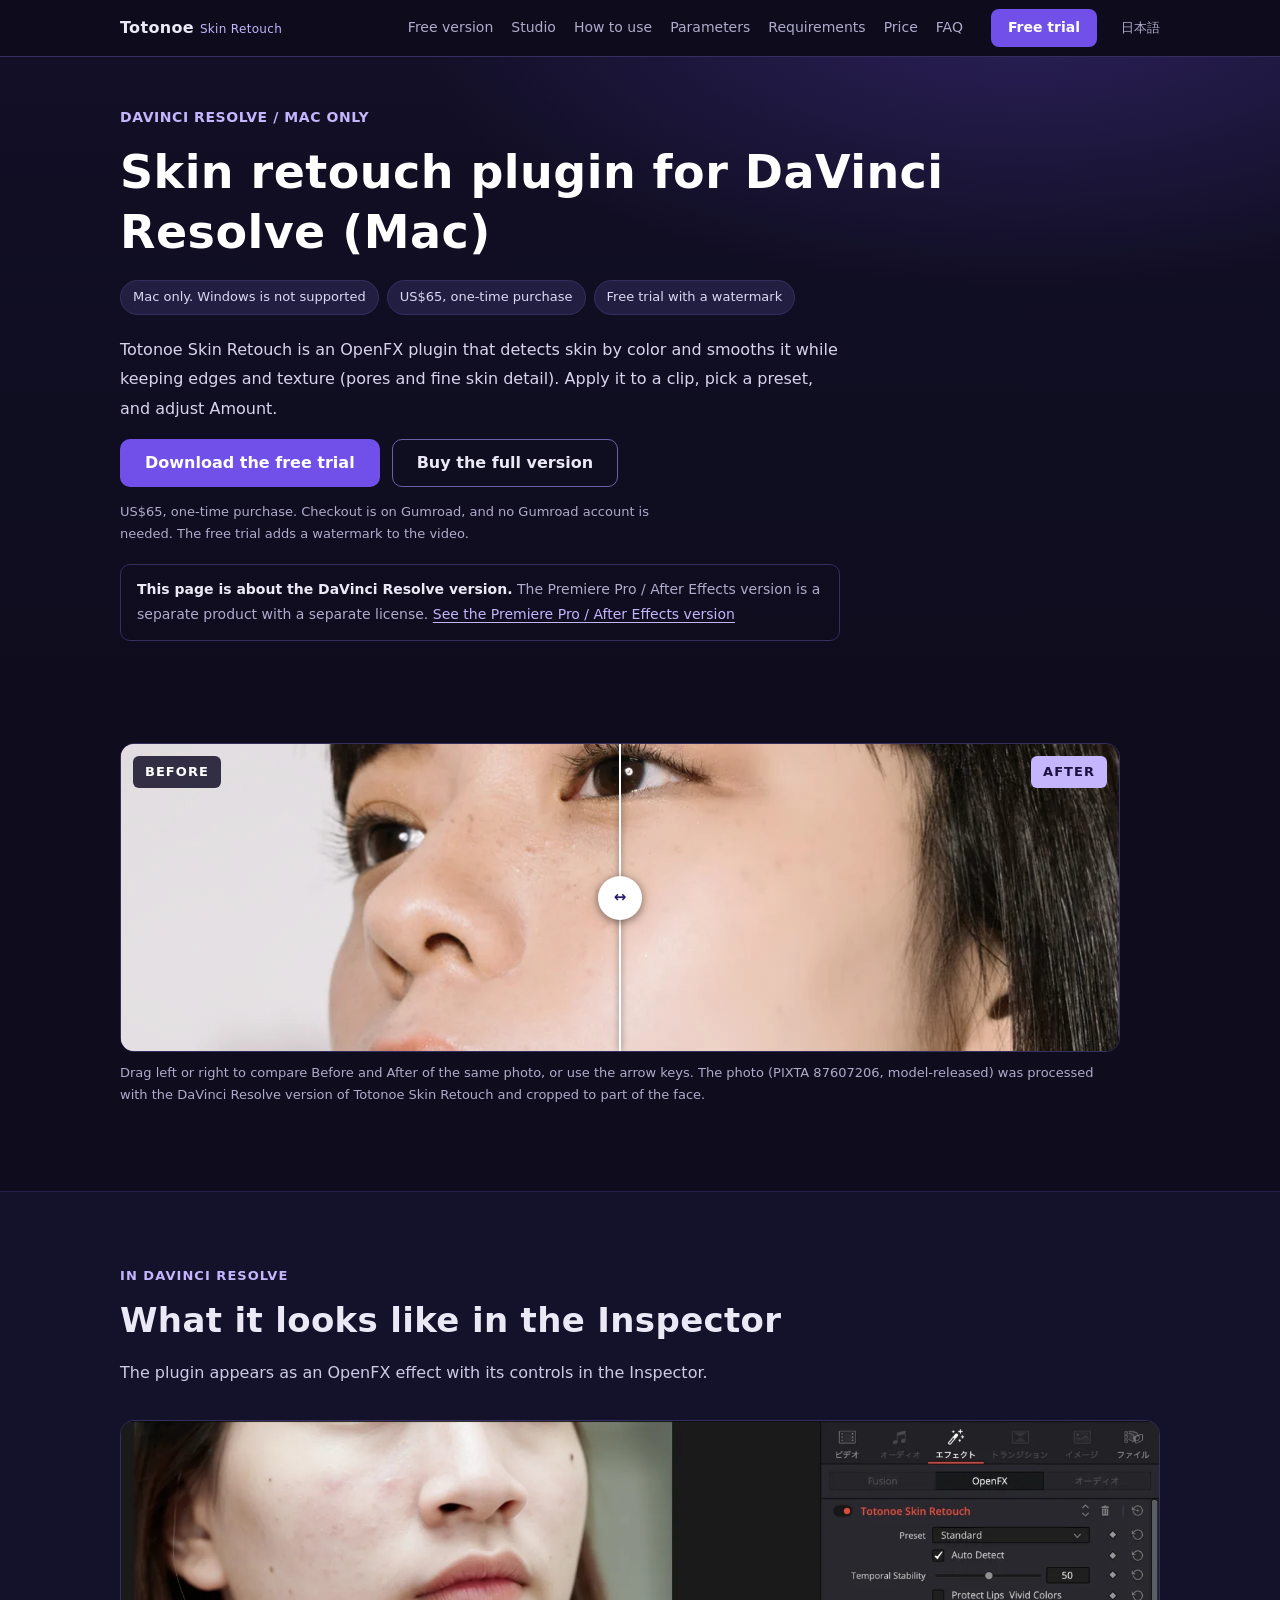
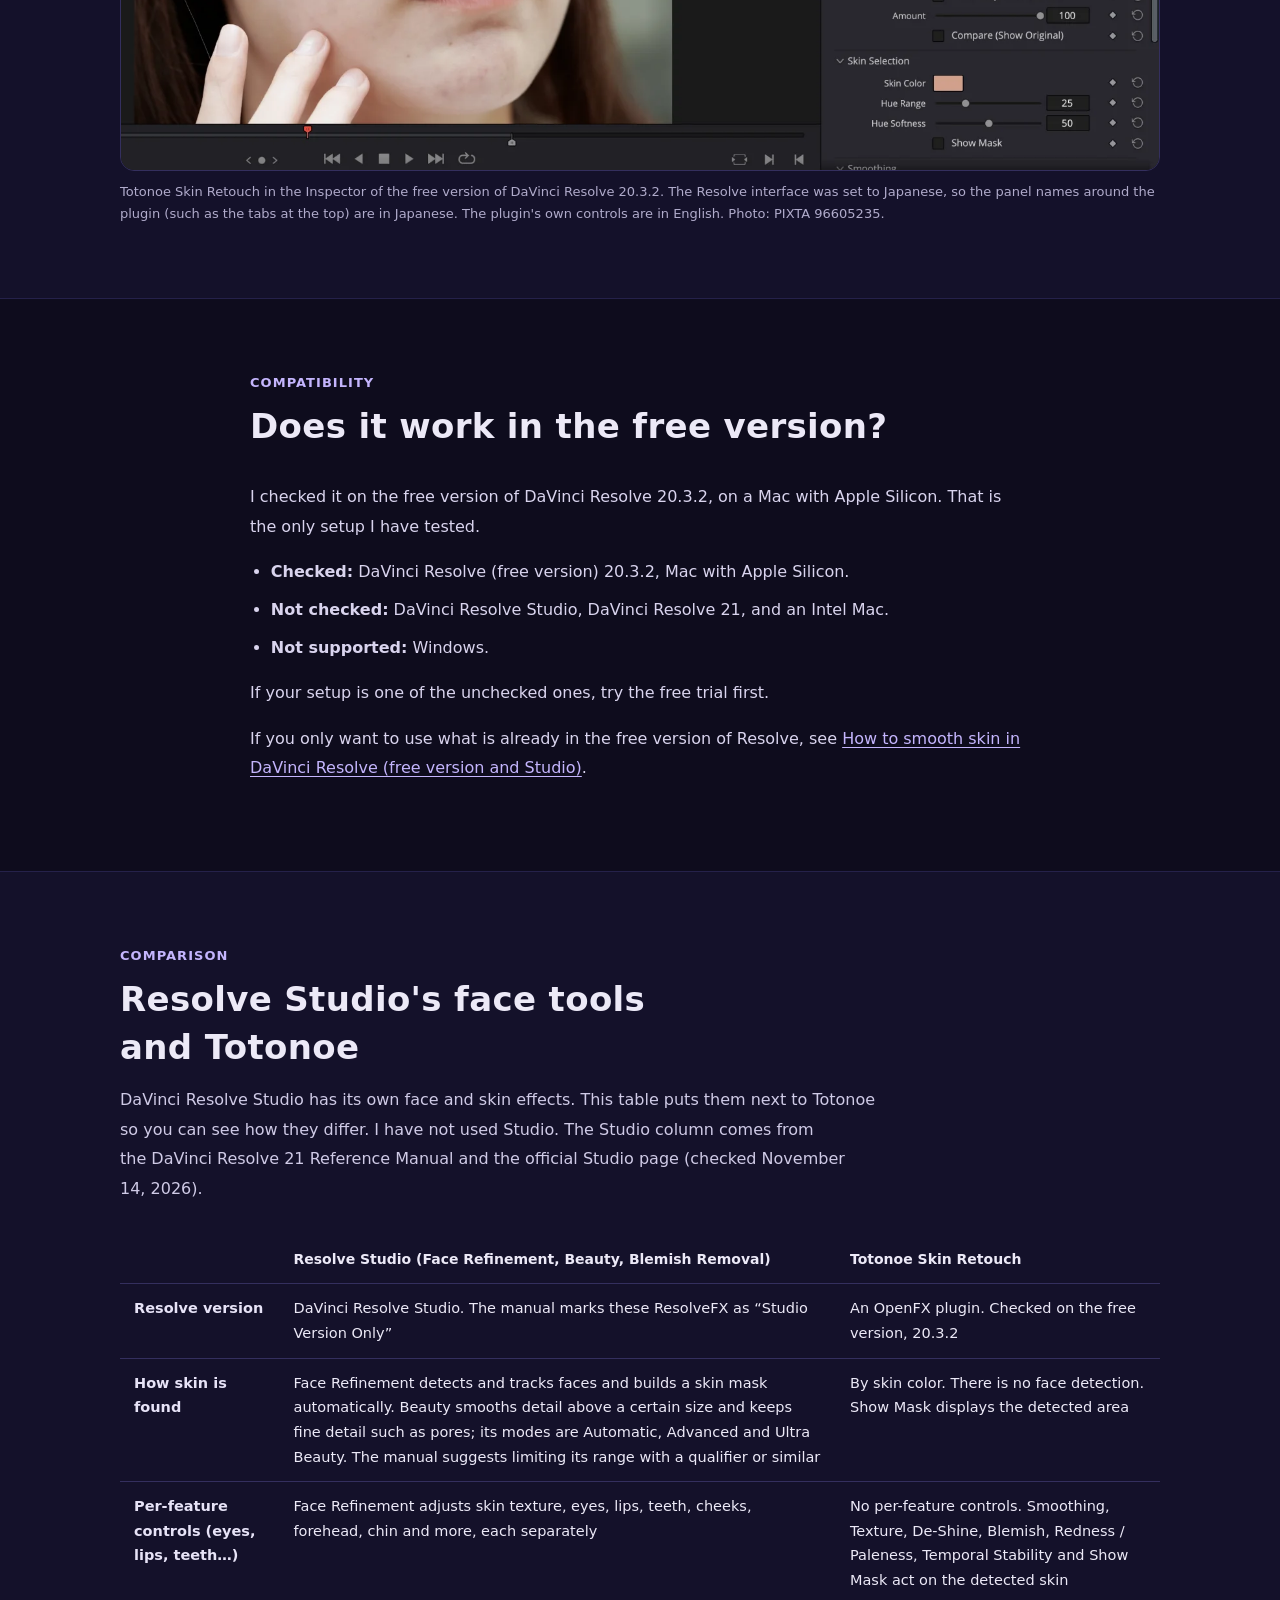
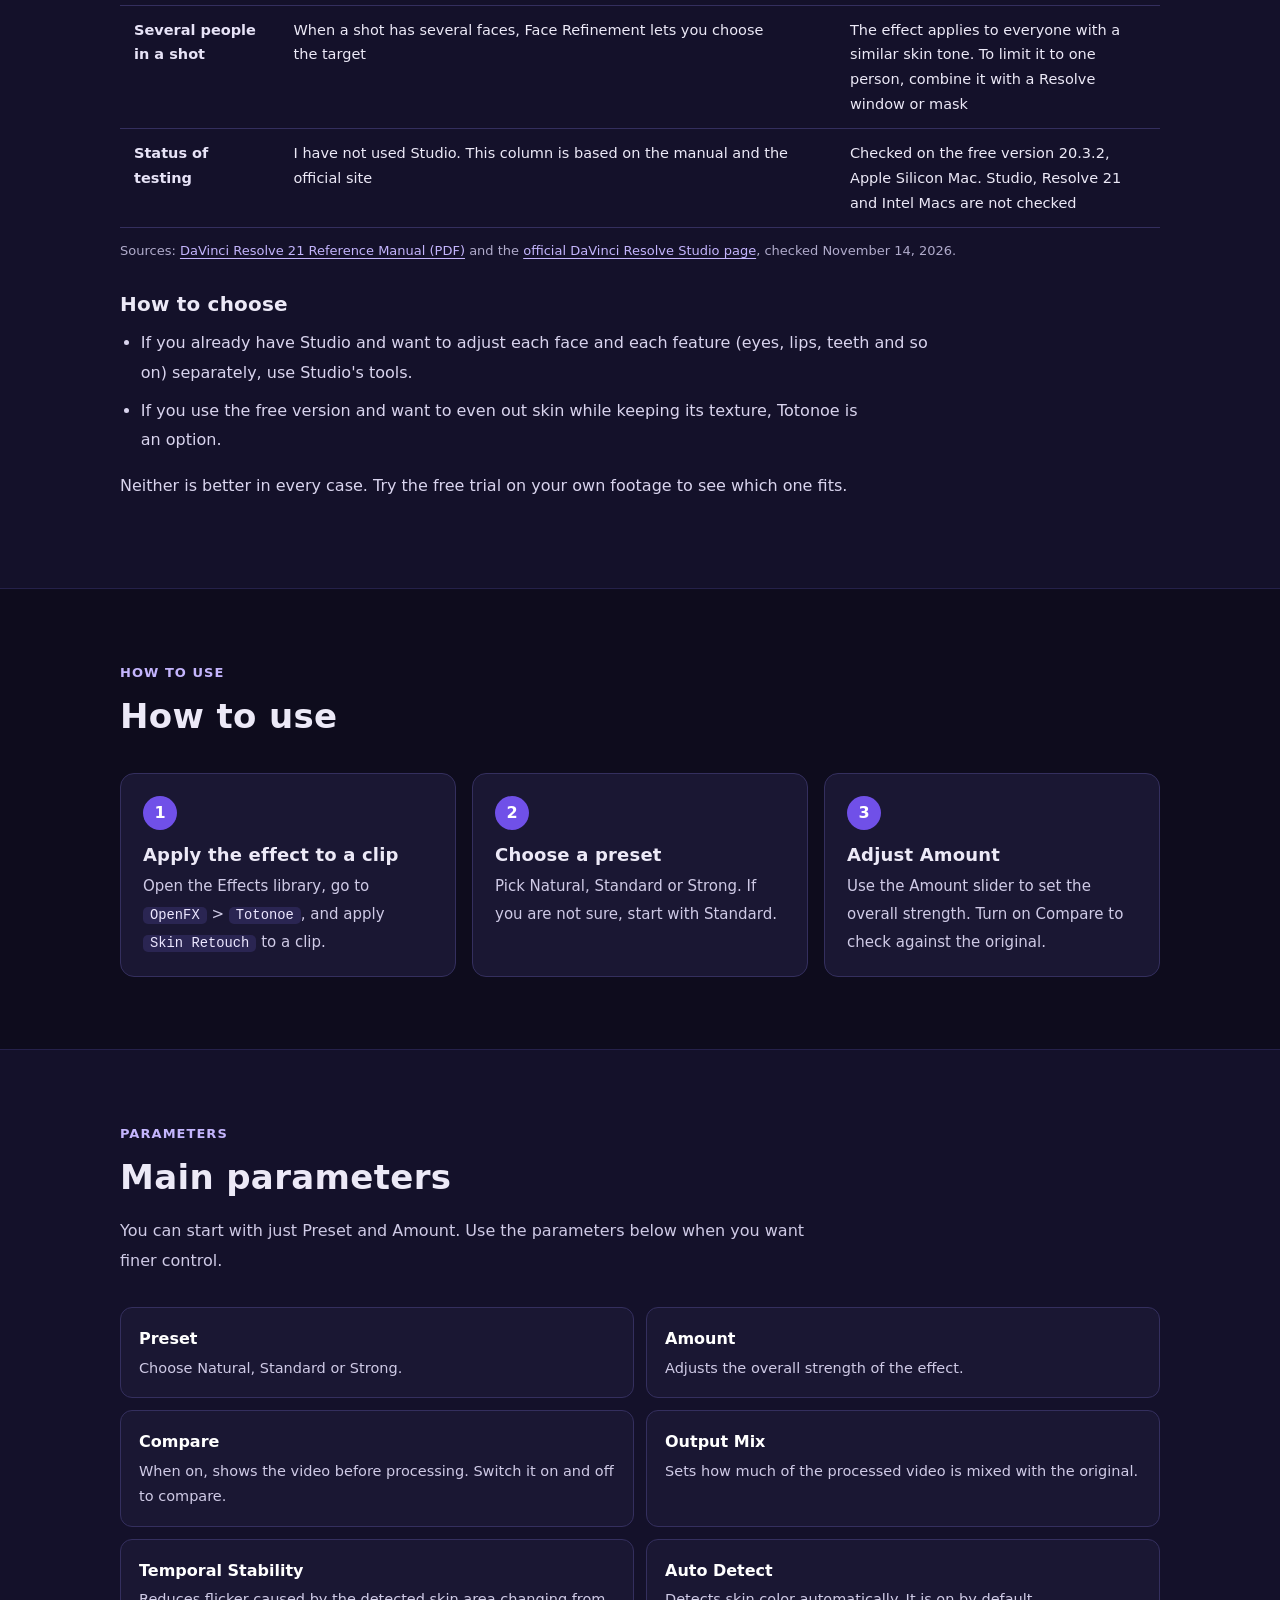
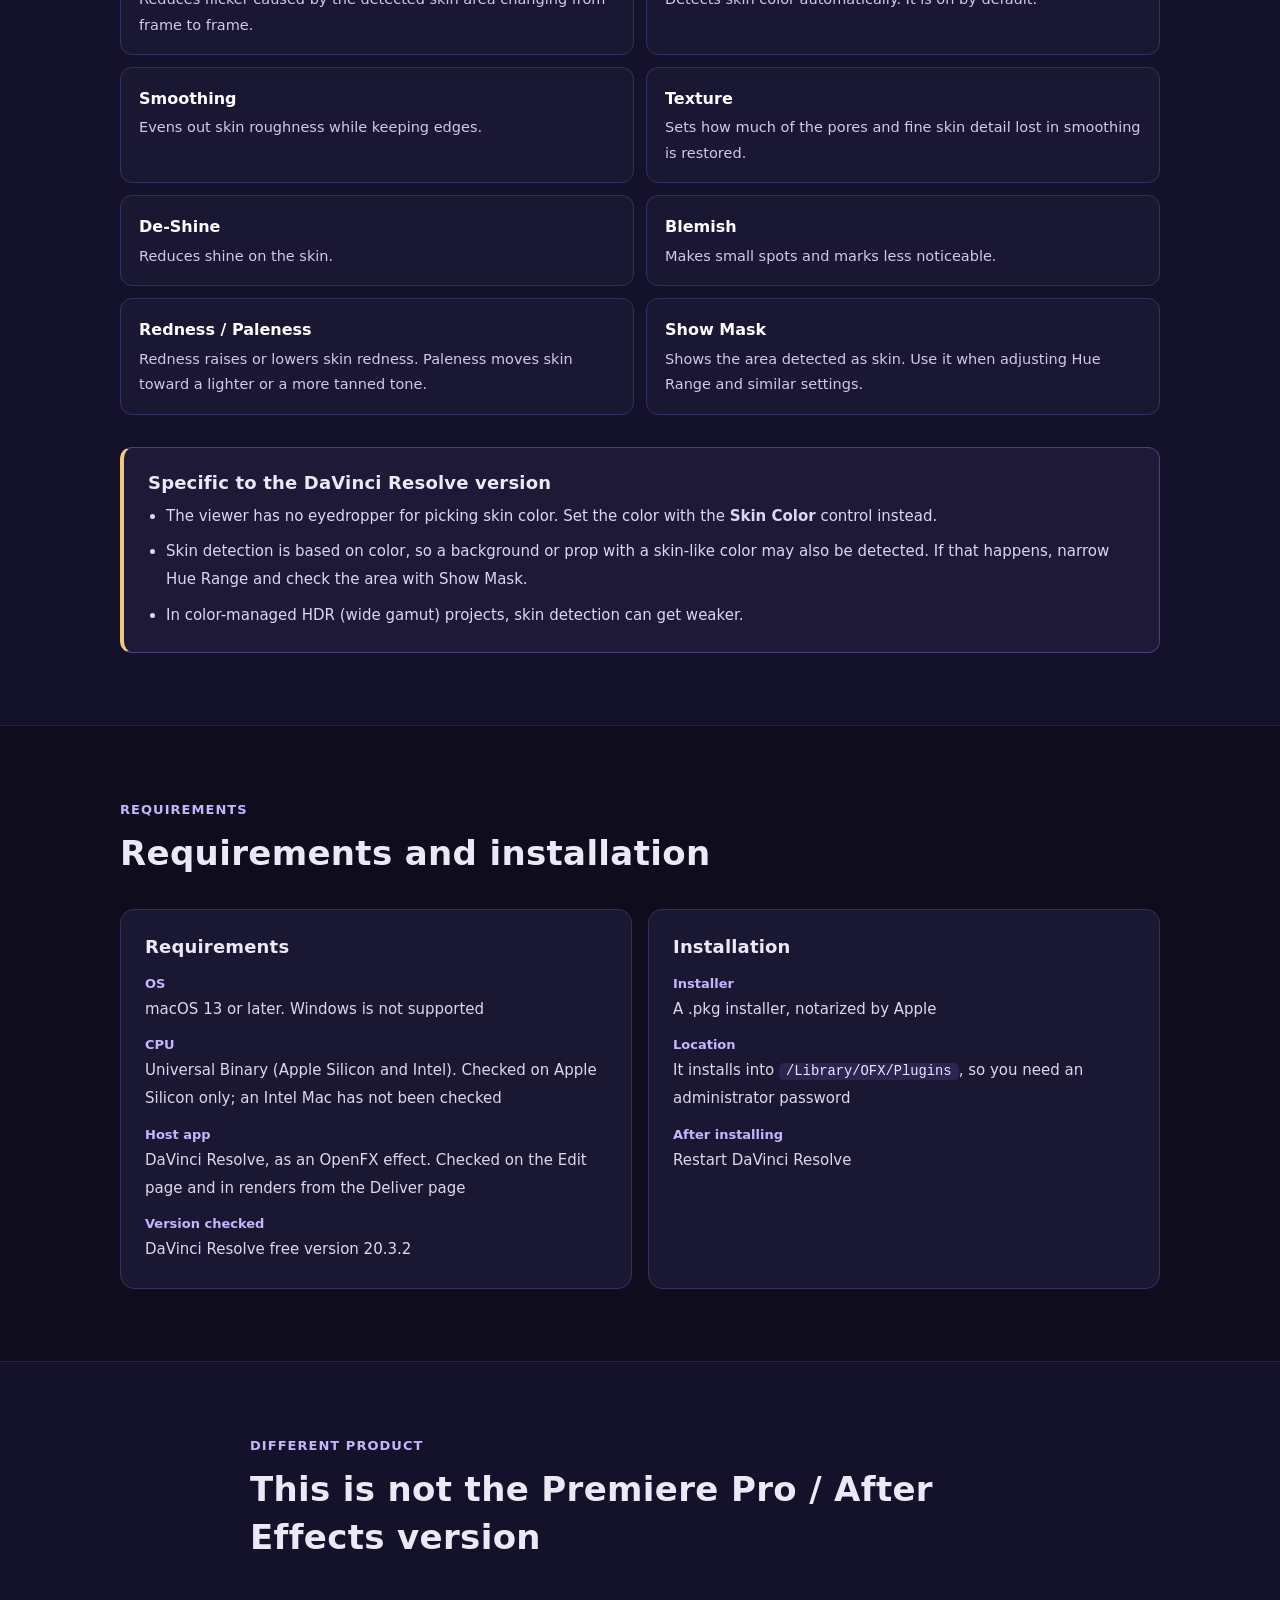
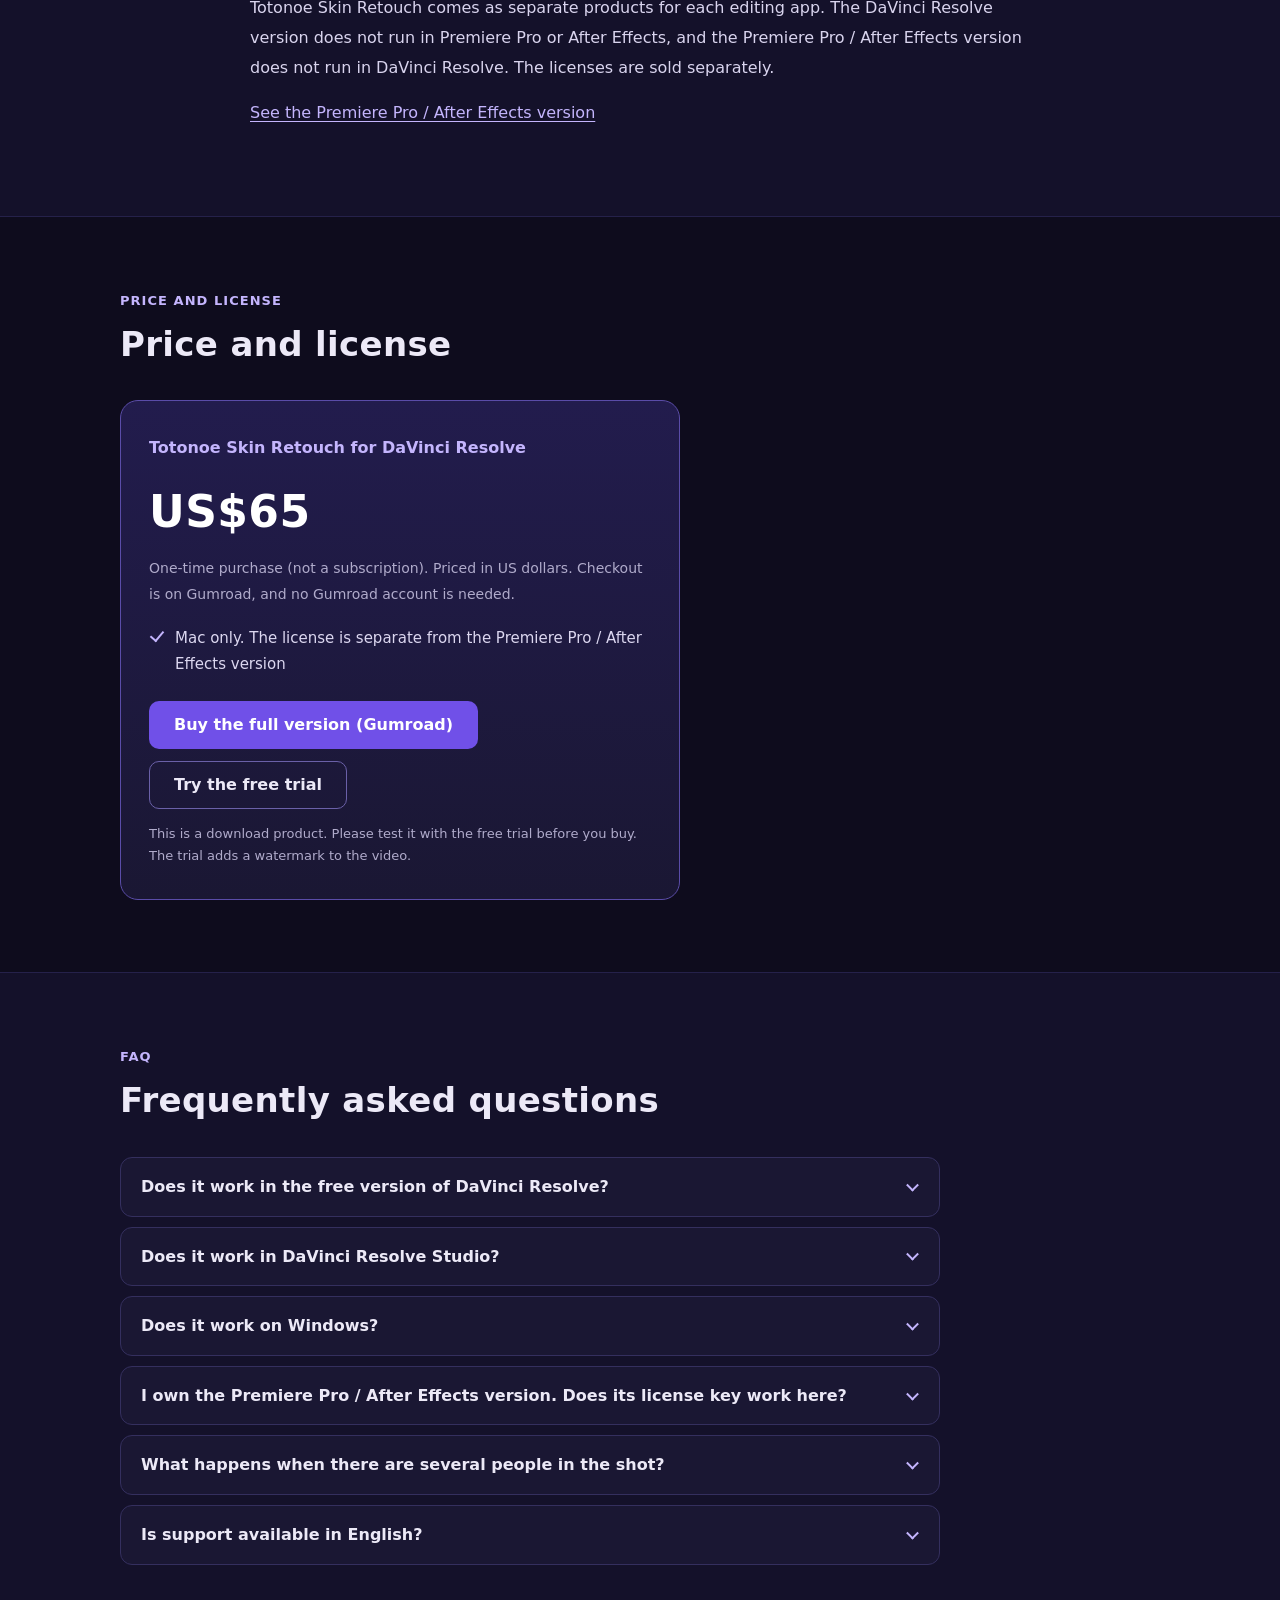
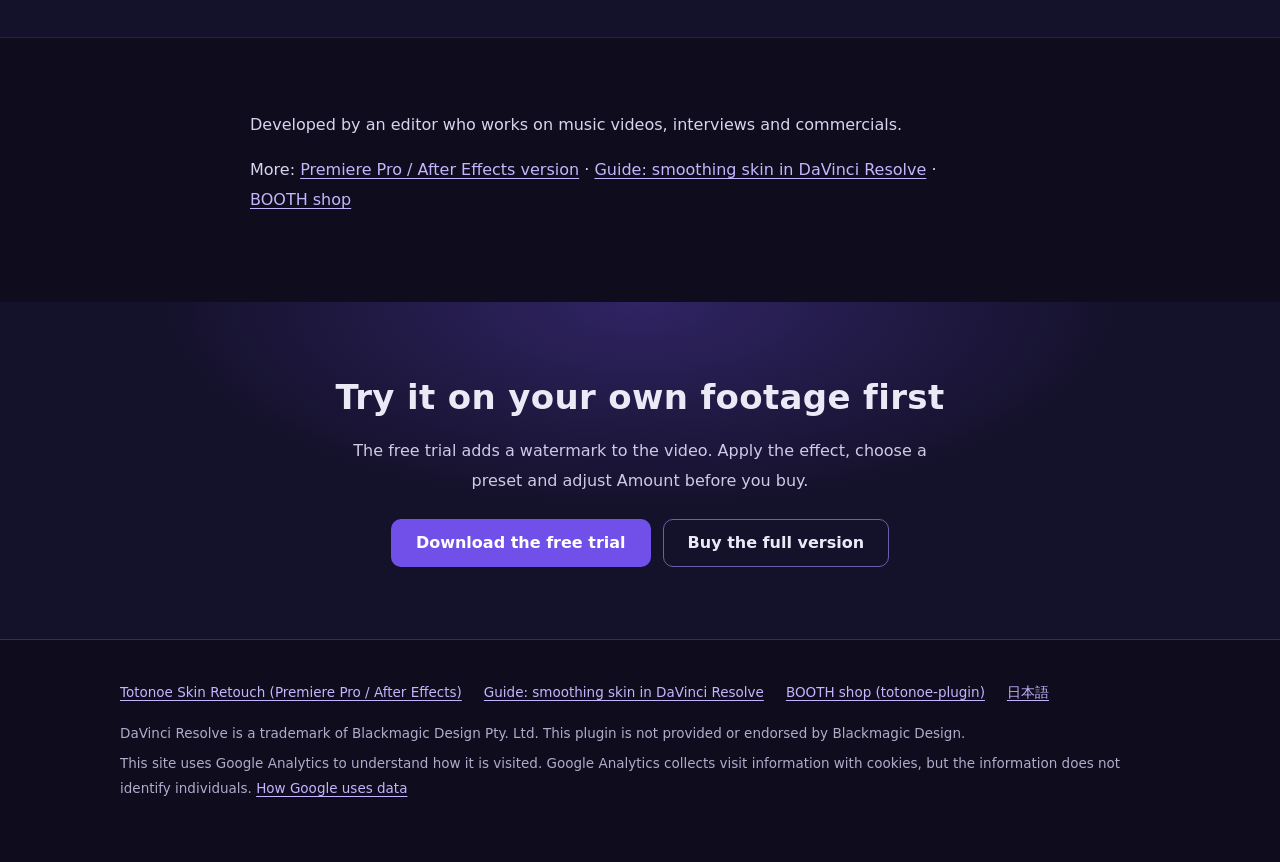
<file: en/resolve/index.html>
<!doctype html>
<html lang="en">
<head>
<meta charset="utf-8">
<meta name="viewport" content="width=device-width, initial-scale=1">
<!-- Google Analytics (GA4). The same measurement ID is also set in the BOOTH shop settings -->
<script async src="https://www.googletagmanager.com/gtag/js?id=G-DPGWX3PMB1"></script>
<script>
  window.dataLayer = window.dataLayer || [];
  function gtag(){dataLayer.push(arguments);}
  gtag('js', new Date());
  gtag('config', 'G-DPGWX3PMB1');
</script>
<title>Skin Retouch Plugin for DaVinci Resolve (Mac) | Totonoe</title>
<meta name="description" content="Totonoe Skin Retouch for DaVinci Resolve: an OpenFX plugin that detects skin by color and smooths it while keeping texture. Mac only. One-time purchase, free trial. Checked on the free version, 20.3.2.">
<link rel="canonical" href="https://totonoe.designstudiomarimo.com/en/resolve/">
<link rel="alternate" hreflang="en" href="https://totonoe.designstudiomarimo.com/en/resolve/">
<link rel="alternate" hreflang="ja" href="https://totonoe.designstudiomarimo.com/resolve/">
<link rel="alternate" hreflang="x-default" href="https://totonoe.designstudiomarimo.com/resolve/">
<meta name="theme-color" content="#0e0c1d">
<link rel="icon" href="../../assets/favicon.svg" type="image/svg+xml">

<meta property="og:type" content="website">
<meta property="og:locale" content="en_US">
<meta property="og:site_name" content="Totonoe Skin Retouch">
<meta property="og:title" content="Skin Retouch Plugin for DaVinci Resolve (Mac) | Totonoe">
<meta property="og:description" content="Detects skin by color and smooths it while keeping texture. OpenFX plugin for DaVinci Resolve on Mac. One-time purchase, free trial.">
<meta property="og:url" content="https://totonoe.designstudiomarimo.com/en/resolve/">
<meta property="og:image" content="https://totonoe.designstudiomarimo.com/assets/ogp.jpg">
<meta property="og:image:width" content="1200">
<meta property="og:image:height" content="630">
<meta name="twitter:card" content="summary_large_image">
<meta name="twitter:title" content="Skin Retouch Plugin for DaVinci Resolve (Mac) | Totonoe">
<meta name="twitter:description" content="OpenFX plugin for DaVinci Resolve on Mac. One-time purchase, free trial.">
<meta name="twitter:image" content="https://totonoe.designstudiomarimo.com/assets/ogp.jpg">

<link rel="stylesheet" href="../../assets/style.css">
<style>
  .cmp-wrap { max-width: 1000px; }
  .cmp { aspect-ratio: 1000 / 309; }
  .prose { max-width: 820px; }
  .prose p, .prose li { color: #d9d4ee; }
  .prose ul, .prose ol { padding-left: 1.3em; margin: 0 0 16px; }
  .prose li { margin: .5em 0; }
  .prose a:not(.btn) { text-decoration: underline; }
  .hero-resolve { padding: 48px 0 40px; background: radial-gradient(900px 420px at 80% -10%, rgba(112,80,232,.28), transparent 70%), linear-gradient(180deg, #120f26, var(--bg)); }
  .hero-resolve h1 { font-size: clamp(28px, 5.4vw, 46px); line-height: 1.3; margin: 0 0 18px; color: #fff; }
  .chips { display: flex; flex-wrap: wrap; gap: 8px; margin: 0 0 20px; padding: 0; list-style: none; }
  .chips li { font-size: 13px; padding: 4px 12px; border-radius: 999px; background: var(--surface-2); border: 1px solid var(--line); color: #ddd8f2; }
  .sep-note { border: 1px solid var(--line); border-radius: 10px; padding: 12px 16px; color: var(--muted); font-size: 14px; margin-top: 18px; max-width: 720px; }
  .sep-note a { color: var(--accent); }
  .table-wrap { margin-top: 8px; }
  .compare { min-width: 640px; }
  .compare tbody tr:first-child th, .compare tbody tr:first-child td { background: transparent; }
  .compare thead th { font-size: 14px; color: var(--text); }
  .compare td, .compare th { font-size: 14.5px; }
  .compare tbody th { width: 11em; }
</style>

<script type="application/ld+json">
{
 "@context": "https://schema.org",
 "@graph": [
  {
   "@type": "SoftwareApplication",
   "@id": "https://totonoe.designstudiomarimo.com/en/resolve/#software",
   "name": "Totonoe Skin Retouch for DaVinci Resolve",
   "alternateName": ["Skin Retouch"],
   "applicationCategory": "MultimediaApplication",
   "applicationSubCategory": "Skin retouch plugin for DaVinci Resolve (OpenFX)",
   "operatingSystem": "macOS 13 or later",
   "softwareRequirements": "DaVinci Resolve (OpenFX). Checked on the free version 20.3.2 on a Mac with Apple Silicon. DaVinci Resolve Studio, DaVinci Resolve 21 and Intel Macs are not checked. Windows is not supported.",
   "description": "OpenFX skin retouch plugin for DaVinci Resolve on Mac. It detects skin by color and smooths it while keeping edges and texture. Windows is not supported. It is a separate product from the Premiere Pro and After Effects version.",
   "url": "https://totonoe.designstudiomarimo.com/en/resolve/",
   "image": "https://totonoe.designstudiomarimo.com/assets/resolve-inspector.webp",
   "inLanguage": "en",
   "featureList": [
    "Automatic skin color detection",
    "Edge-preserving skin smoothing with texture restoration (Smoothing, Texture)",
    "Shine reduction (De-Shine)",
    "Small spot softening (Blemish)",
    "Redness and paleness adjustment (Redness / Paleness)",
    "Reduced frame-to-frame flicker (Temporal Stability)",
    "Mask preview (Show Mask)"
   ],
   "offers": {
    "@type": "Offer",
    "price": 65,
    "priceCurrency": "USD",
    "availability": "https://schema.org/InStock",
    "url": "https://hukkuu.gumroad.com/l/totonoe-skin-retouch-resolve"
   },
   "publisher": {
    "@type": "Organization",
    "name": "design studio marimo",
    "url": "https://totonoe-plugin.booth.pm/"
   },
   "sameAs": [
    "https://hukkuu.gumroad.com/l/totonoe-skin-retouch-resolve",
    "https://www.youtube.com/@totonoe-plugin",
    "https://x.com/totonoe_plugin"
   ]
  },
  {
   "@type": "FAQPage",
   "@id": "https://totonoe.designstudiomarimo.com/en/resolve/#faq",
   "mainEntity": [
    {"@type": "Question", "name": "Does it work in the free version of DaVinci Resolve?",
     "acceptedAnswer": {"@type": "Answer", "text": "I checked it on the free version of DaVinci Resolve 20.3.2 on a Mac with Apple Silicon. I have not checked DaVinci Resolve Studio, DaVinci Resolve 21 or an Intel Mac. The free trial lets you test it on your own setup before you buy."}},
    {"@type": "Question", "name": "Does it work in DaVinci Resolve Studio?",
     "acceptedAnswer": {"@type": "Answer", "text": "I have not checked it. I only checked the free version of DaVinci Resolve 20.3.2. Try the free trial on your own setup first."}},
    {"@type": "Question", "name": "Does it work on Windows?",
     "acceptedAnswer": {"@type": "Answer", "text": "No. The DaVinci Resolve version is Mac only, and Windows is not supported."}},
    {"@type": "Question", "name": "I own the Premiere Pro / After Effects version. Does its license key work here?",
     "acceptedAnswer": {"@type": "Answer", "text": "No. The DaVinci Resolve version is a separate product and its license is sold separately. A Premiere Pro / After Effects key does not activate it."}},
    {"@type": "Question", "name": "What happens when there are several people in the shot?",
     "acceptedAnswer": {"@type": "Answer", "text": "The plugin finds skin by color and has no face detection, so the effect is applied to everyone with a similar skin tone. To apply it to only one person, combine it with a window or mask in DaVinci Resolve."}},
    {"@type": "Question", "name": "Is support available in English?",
     "acceptedAnswer": {"@type": "Answer", "text": "Yes. Send a message through BOOTH. You can write in English or Japanese."}}
   ]
  }
 ]
}
</script>
</head>
<body>
<a class="skip" href="#main">Skip to content</a>

<header class="site-header">
  <div class="wrap">
    <a class="brand" href="../">Totonoe<small>Skin Retouch</small></a>
    <nav class="nav" aria-label="On this page">
      <a href="#free-version">Free version</a>
      <a href="#studio">Studio</a>
      <a href="#steps">How to use</a>
      <a href="#params">Parameters</a>
      <a href="#specs">Requirements</a>
      <a href="#pricing">Price</a>
      <a href="#faq">FAQ</a>
    </nav>
    <a class="btn btn-primary btn-sm header-cta" href="https://booth.pm/en/items/9143931?utm_source=website&amp;utm_medium=lp&amp;utm_campaign=resolve_en" rel="noopener">Free trial</a>
    <a href="../../resolve/" hreflang="ja" lang="ja" style="margin-left:4px;font-size:13px;color:var(--muted);text-decoration:none;white-space:nowrap">日本語</a>
  </div>
</header>

<main id="main">

<section class="hero-resolve" id="top">
  <div class="wrap">
    <p class="eyebrow">DAVINCI RESOLVE / MAC ONLY</p>
    <h1>Skin retouch plugin for DaVinci Resolve (Mac)</h1>
    <ul class="chips">
      <li>Mac only. Windows is not supported</li>
      <li>US$65, one-time purchase</li>
      <li>Free trial with a watermark</li>
    </ul>
    <p class="lead" style="max-width:720px;color:#d9d4ee">Totonoe Skin Retouch is an OpenFX plugin that detects skin by color and smooths it while keeping edges and texture (pores and fine skin detail). Apply it to a clip, pick a preset, and adjust Amount.</p>
    <div class="btn-row">
      <a class="btn btn-primary" href="https://booth.pm/en/items/9143931?utm_source=website&amp;utm_medium=lp&amp;utm_campaign=resolve_en" rel="noopener">Download the free trial</a>
      <a class="btn btn-ghost" href="https://hukkuu.gumroad.com/l/totonoe-skin-retouch-resolve?utm_source=website&amp;utm_medium=lp&amp;utm_campaign=resolve_en" rel="noopener">Buy the full version</a>
    </div>
    <p class="price-note">US$65, one-time purchase. Checkout is on Gumroad, and no Gumroad account is needed. The free trial adds a watermark to the video.</p>
    <p class="sep-note"><strong style="color:var(--text)">This page is about the DaVinci Resolve version.</strong> The Premiere Pro / After Effects version is a separate product with a separate license. <a href="../">See the Premiere Pro / After Effects version</a></p>
  </div>
</section>

<section id="compare-images" style="padding-top:48px">
  <div class="wrap">
    <div class="cmp-wrap">
      <div class="cmp" role="group" aria-label="Before and after skin retouch comparison">
        <img class="img-after" src="../../assets/resolve-after.webp" width="1000" height="309" alt="Close-up of a face after processing with Totonoe Skin Retouch (After)" fetchpriority="high">
        <img class="img-before" src="../../assets/resolve-before.webp" width="1000" height="309" alt="Close-up of the same face before processing (Before)">
        <span class="cmp-tag t-before">BEFORE</span>
        <span class="cmp-tag t-after">AFTER</span>
        <div class="cmp-handle" role="slider" tabindex="0" aria-label="Position of the divider between Before and After" aria-orientation="horizontal" aria-valuemin="0" aria-valuemax="100" aria-valuenow="50" aria-valuetext="Before on the left, After on the right. The divider is 50% from the left"><span class="cmp-knob" aria-hidden="true">&harr;</span></div>
      </div>
      <p class="cap">Drag left or right to compare Before and After of the same photo, or use the arrow keys. The photo (PIXTA 87607206, model-released) was processed with the DaVinci Resolve version of Totonoe Skin Retouch and cropped to part of the face.</p>
    </div>
  </div>
</section>

<section class="alt" id="inspector">
  <div class="wrap">
    <div class="sec-head">
      <p class="kicker">IN DAVINCI RESOLVE</p>
      <h2>What it looks like in the Inspector</h2>
      <p>The plugin appears as an OpenFX effect with its controls in the Inspector.</p>
    </div>
    <figure class="shot" style="margin-top:0">
      <a class="zoom" href="../../assets/resolve-inspector.webp" target="_blank" rel="noopener"><img src="../../assets/resolve-inspector.webp" width="1600" height="539" alt="Totonoe Skin Retouch open in the Inspector of the free version of DaVinci Resolve 20.3.2, showing Preset, Auto Detect, Temporal Stability, Amount, Compare and the Skin Selection controls next to the viewer" loading="lazy" decoding="async"></a>
      <figcaption class="cap">Totonoe Skin Retouch in the Inspector of the free version of DaVinci Resolve 20.3.2. The Resolve interface was set to Japanese, so the panel names around the plugin (such as the tabs at the top) are in Japanese. The plugin's own controls are in English. Photo: PIXTA 96605235.</figcaption>
    </figure>
  </div>
</section>

<section id="free-version">
  <div class="wrap prose">
    <div class="sec-head">
      <p class="kicker">COMPATIBILITY</p>
      <h2>Does it work in the free version?</h2>
    </div>
    <p>I checked it on the free version of DaVinci Resolve 20.3.2, on a Mac with Apple Silicon. That is the only setup I have tested.</p>
    <ul>
      <li><strong>Checked:</strong> DaVinci Resolve (free version) 20.3.2, Mac with Apple Silicon.</li>
      <li><strong>Not checked:</strong> DaVinci Resolve Studio, DaVinci Resolve 21, and an Intel Mac.</li>
      <li><strong>Not supported:</strong> Windows.</li>
    </ul>
    <p>If your setup is one of the unchecked ones, try the free trial first.</p>
    <p>If you only want to use what is already in the free version of Resolve, see <a href="../davinci-resolve-skin-retouch/">How to smooth skin in DaVinci Resolve (free version and Studio)</a>.</p>
  </div>
</section>

<section class="alt" id="studio">
  <div class="wrap">
    <div class="sec-head">
      <p class="kicker">COMPARISON</p>
      <h2>Resolve Studio's face tools and Totonoe</h2>
      <p>DaVinci Resolve Studio has its own face and skin effects. This table puts them next to Totonoe so you can see how they differ. I have not used Studio. The Studio column comes from the DaVinci Resolve 21 Reference Manual and the official Studio page (checked November 14, 2026).</p>
    </div>
    <div class="table-wrap">
      <table class="compare">
        <thead><tr><th scope="col"></th><th scope="col">Resolve Studio (Face Refinement, Beauty, Blemish Removal)</th><th scope="col">Totonoe Skin Retouch</th></tr></thead>
        <tbody>
          <tr><th scope="row">Resolve version</th><td>DaVinci Resolve Studio. The manual marks these ResolveFX as &ldquo;Studio Version Only&rdquo;</td><td>An OpenFX plugin. Checked on the free version, 20.3.2</td></tr>
          <tr><th scope="row">How skin is found</th><td>Face Refinement detects and tracks faces and builds a skin mask automatically. Beauty smooths detail above a certain size and keeps fine detail such as pores; its modes are Automatic, Advanced and Ultra Beauty. The manual suggests limiting its range with a qualifier or similar</td><td>By skin color. There is no face detection. Show Mask displays the detected area</td></tr>
          <tr><th scope="row">Per-feature controls (eyes, lips, teeth&hellip;)</th><td>Face Refinement adjusts skin texture, eyes, lips, teeth, cheeks, forehead, chin and more, each separately</td><td>No per-feature controls. Smoothing, Texture, De-Shine, Blemish, Redness / Paleness, Temporal Stability and Show Mask act on the detected skin</td></tr>
          <tr><th scope="row">Several people in a shot</th><td>When a shot has several faces, Face Refinement lets you choose the target</td><td>The effect applies to everyone with a similar skin tone. To limit it to one person, combine it with a Resolve window or mask</td></tr>
          <tr><th scope="row">Status of testing</th><td>I have not used Studio. This column is based on the manual and the official site</td><td>Checked on the free version 20.3.2, Apple Silicon Mac. Studio, Resolve 21 and Intel Macs are not checked</td></tr>
        </tbody>
      </table>
    </div>
    <p class="cap">Sources: <a href="https://documents.blackmagicdesign.com/UserManuals/DaVinci_Resolve_21_Reference_Manual.pdf" rel="noopener">DaVinci Resolve 21 Reference Manual (PDF)</a> and the <a href="https://www.blackmagicdesign.com/products/davinciresolve/studio" rel="noopener">official DaVinci Resolve Studio page</a>, checked November 14, 2026.</p>
    <div class="prose" style="margin-top:28px">
      <h3 style="font-size:20px;margin-bottom:10px">How to choose</h3>
      <ul>
        <li>If you already have Studio and want to adjust each face and each feature (eyes, lips, teeth and so on) separately, use Studio's tools.</li>
        <li>If you use the free version and want to even out skin while keeping its texture, Totonoe is an option.</li>
      </ul>
      <p>Neither is better in every case. Try the free trial on your own footage to see which one fits.</p>
    </div>
  </div>
</section>

<section id="steps">
  <div class="wrap">
    <div class="sec-head">
      <p class="kicker">HOW TO USE</p>
      <h2>How to use</h2>
    </div>
    <ol class="steps">
      <li>
        <h3>Apply the effect to a clip</h3>
        <p>Open the Effects library, go to <code>OpenFX</code> &gt; <code>Totonoe</code>, and apply <code>Skin Retouch</code> to a clip.</p>
      </li>
      <li>
        <h3>Choose a preset</h3>
        <p>Pick Natural, Standard or Strong. If you are not sure, start with Standard.</p>
      </li>
      <li>
        <h3>Adjust Amount</h3>
        <p>Use the Amount slider to set the overall strength. Turn on Compare to check against the original.</p>
      </li>
    </ol>
  </div>
</section>

<section class="alt" id="params">
  <div class="wrap">
    <div class="sec-head">
      <p class="kicker">PARAMETERS</p>
      <h2>Main parameters</h2>
      <p>You can start with just Preset and Amount. Use the parameters below when you want finer control.</p>
    </div>
    <dl class="params">
      <div><dt>Preset</dt><dd>Choose Natural, Standard or Strong.</dd></div>
      <div><dt>Amount</dt><dd>Adjusts the overall strength of the effect.</dd></div>
      <div><dt>Compare</dt><dd>When on, shows the video before processing. Switch it on and off to compare.</dd></div>
      <div><dt>Output Mix</dt><dd>Sets how much of the processed video is mixed with the original.</dd></div>
      <div><dt>Temporal Stability</dt><dd>Reduces flicker caused by the detected skin area changing from frame to frame.</dd></div>
      <div><dt>Auto Detect</dt><dd>Detects skin color automatically. It is on by default.</dd></div>
      <div><dt>Smoothing</dt><dd>Evens out skin roughness while keeping edges.</dd></div>
      <div><dt>Texture</dt><dd>Sets how much of the pores and fine skin detail lost in smoothing is restored.</dd></div>
      <div><dt>De-Shine</dt><dd>Reduces shine on the skin.</dd></div>
      <div><dt>Blemish</dt><dd>Makes small spots and marks less noticeable.</dd></div>
      <div><dt>Redness / Paleness</dt><dd>Redness raises or lowers skin redness. Paleness moves skin toward a lighter or a more tanned tone.</dd></div>
      <div><dt>Show Mask</dt><dd>Shows the area detected as skin. Use it when adjusting Hue Range and similar settings.</dd></div>
    </dl>
    <div class="notice" style="margin-top:32px">
      <h3>Specific to the DaVinci Resolve version</h3>
      <ul>
        <li>The viewer has no eyedropper for picking skin color. Set the color with the <strong>Skin Color</strong> control instead.</li>
        <li>Skin detection is based on color, so a background or prop with a skin-like color may also be detected. If that happens, narrow Hue Range and check the area with Show Mask.</li>
        <li>In color-managed HDR (wide gamut) projects, skin detection can get weaker.</li>
      </ul>
    </div>
  </div>
</section>

<section id="specs">
  <div class="wrap">
    <div class="sec-head">
      <p class="kicker">REQUIREMENTS</p>
      <h2>Requirements and installation</h2>
    </div>
    <div class="spec-grid">
      <div class="spec">
        <h3>Requirements</h3>
        <dl>
          <div><dt>OS</dt><dd>macOS 13 or later. Windows is not supported</dd></div>
          <div><dt>CPU</dt><dd>Universal Binary (Apple Silicon and Intel). Checked on Apple Silicon only; an Intel Mac has not been checked</dd></div>
          <div><dt>Host app</dt><dd>DaVinci Resolve, as an OpenFX effect. Checked on the Edit page and in renders from the Deliver page</dd></div>
          <div><dt>Version checked</dt><dd>DaVinci Resolve free version 20.3.2</dd></div>
        </dl>
      </div>
      <div class="spec">
        <h3>Installation</h3>
        <dl>
          <div><dt>Installer</dt><dd>A .pkg installer, notarized by Apple</dd></div>
          <div><dt>Location</dt><dd>It installs into <code>/Library/OFX/Plugins</code>, so you need an administrator password</dd></div>
          <div><dt>After installing</dt><dd>Restart DaVinci Resolve</dd></div>
        </dl>
      </div>
    </div>
  </div>
</section>

<section class="alt" id="adobe">
  <div class="wrap prose">
    <div class="sec-head">
      <p class="kicker">DIFFERENT PRODUCT</p>
      <h2>This is not the Premiere Pro / After Effects version</h2>
    </div>
    <p>Totonoe Skin Retouch comes as separate products for each editing app. The DaVinci Resolve version does not run in Premiere Pro or After Effects, and the Premiere Pro / After Effects version does not run in DaVinci Resolve. The licenses are sold separately.</p>
    <p><a href="../">See the Premiere Pro / After Effects version</a></p>
  </div>
</section>

<section id="pricing">
  <div class="wrap">
    <div class="sec-head">
      <p class="kicker">PRICE AND LICENSE</p>
      <h2>Price and license</h2>
    </div>
    <div class="price-card">
      <p style="margin:0;color:var(--accent);font-weight:700">Totonoe Skin Retouch for DaVinci Resolve</p>
      <div class="price-big"><span class="price-now">US$65</span></div>
      <p style="margin:0;color:var(--muted);font-size:14px">One-time purchase (not a subscription). Priced in US dollars. Checkout is on Gumroad, and no Gumroad account is needed.</p>
      <ul class="checks">
        <li>Mac only. The license is separate from the Premiere Pro / After Effects version</li>
      </ul>
      <div class="btn-row">
        <a class="btn btn-primary" href="https://hukkuu.gumroad.com/l/totonoe-skin-retouch-resolve?utm_source=website&amp;utm_medium=lp&amp;utm_campaign=resolve_en" rel="noopener">Buy the full version (Gumroad)</a>
        <a class="btn btn-ghost" href="https://booth.pm/en/items/9143931?utm_source=website&amp;utm_medium=lp&amp;utm_campaign=resolve_en" rel="noopener">Try the free trial</a>
      </div>
      <p class="hint">This is a download product. Please test it with the free trial before you buy. The trial adds a watermark to the video.</p>
    </div>
  </div>
</section>

<section class="alt" id="faq">
  <div class="wrap">
    <div class="sec-head">
      <p class="kicker">FAQ</p>
      <h2>Frequently asked questions</h2>
    </div>
    <div class="faq">
      <details>
        <summary>Does it work in the free version of DaVinci Resolve?</summary>
        <div class="ans"><p>I checked it on the free version of DaVinci Resolve 20.3.2 on a Mac with Apple Silicon. I have not checked DaVinci Resolve Studio, DaVinci Resolve 21 or an Intel Mac. The free trial lets you test it on your own setup before you buy.</p></div>
      </details>
      <details>
        <summary>Does it work in DaVinci Resolve Studio?</summary>
        <div class="ans"><p>I have not checked it. I only checked the free version of DaVinci Resolve 20.3.2. Try the free trial on your own setup first.</p></div>
      </details>
      <details>
        <summary>Does it work on Windows?</summary>
        <div class="ans"><p>No. The DaVinci Resolve version is Mac only, and Windows is not supported.</p></div>
      </details>
      <details>
        <summary>I own the Premiere Pro / After Effects version. Does its license key work here?</summary>
        <div class="ans"><p>No. The DaVinci Resolve version is a separate product and its license is sold separately. A Premiere Pro / After Effects key does not activate it.</p></div>
      </details>
      <details>
        <summary>What happens when there are several people in the shot?</summary>
        <div class="ans"><p>The plugin finds skin by color and has no face detection, so the effect is applied to everyone with a similar skin tone. To apply it to only one person, combine it with a window or mask in DaVinci Resolve.</p></div>
      </details>
      <details>
        <summary>Is support available in English?</summary>
        <div class="ans"><p>Yes. Send a message through BOOTH. You can write in English or Japanese.</p></div>
      </details>
    </div>
  </div>
</section>

<section id="about-dev">
  <div class="wrap prose">
    <p>Developed by an editor who works on music videos, interviews and commercials.</p>
    <p>More: <a href="../">Premiere Pro / After Effects version</a> &middot; <a href="../davinci-resolve-skin-retouch/">Guide: smoothing skin in DaVinci Resolve</a> &middot; <a href="https://totonoe-plugin.booth.pm/" rel="noopener">BOOTH shop</a></p>
  </div>
</section>

<section class="final">
  <div class="wrap">
    <h2>Try it on your own footage first</h2>
    <p>The free trial adds a watermark to the video. Apply the effect, choose a preset and adjust Amount before you buy.</p>
    <div class="btn-row">
      <a class="btn btn-primary" href="https://booth.pm/en/items/9143931?utm_source=website&amp;utm_medium=lp&amp;utm_campaign=resolve_en" rel="noopener">Download the free trial</a>
      <a class="btn btn-ghost" href="https://hukkuu.gumroad.com/l/totonoe-skin-retouch-resolve?utm_source=website&amp;utm_medium=lp&amp;utm_campaign=resolve_en" rel="noopener">Buy the full version</a>
    </div>
  </div>
</section>

</main>

<footer>
  <div class="wrap">
    <div class="links">
      <a href="../">Totonoe Skin Retouch (Premiere Pro / After Effects)</a>
      <a href="../davinci-resolve-skin-retouch/">Guide: smoothing skin in DaVinci Resolve</a>
      <a href="https://totonoe-plugin.booth.pm/" rel="noopener">BOOTH shop (totonoe-plugin)</a>
      <a href="../../resolve/" hreflang="ja" lang="ja">日本語</a>
    </div>
    <p>DaVinci Resolve is a trademark of Blackmagic Design Pty. Ltd. This plugin is not provided or endorsed by Blackmagic Design.</p>
    <p>This site uses Google Analytics to understand how it is visited. Google Analytics collects visit information with cookies, but the information does not identify individuals. <a href="https://policies.google.com/technologies/partner-sites?hl=en" rel="noopener">How Google uses data</a></p>
  </div>
</footer>

<script src="../../assets/main.js" defer></script>
<script src="../../assets/track.js" defer></script>
</body>
</html>
</file>
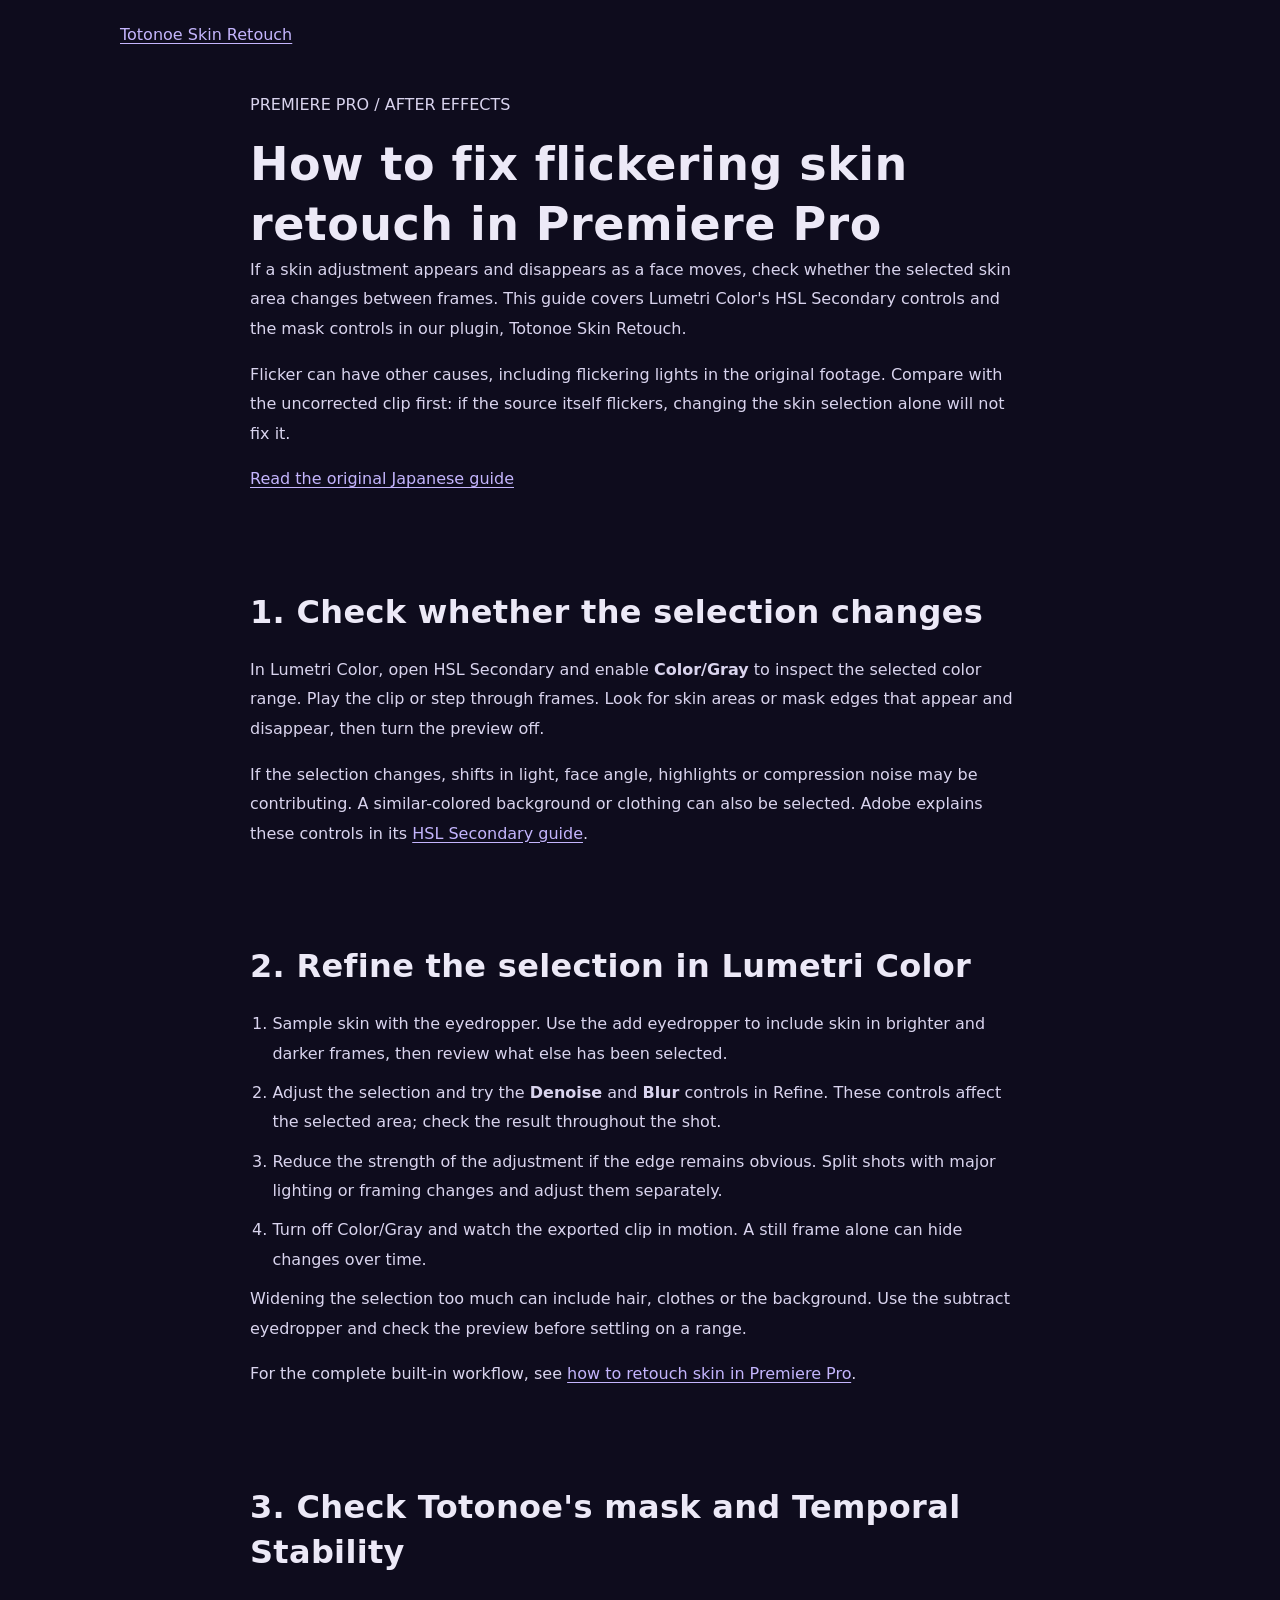
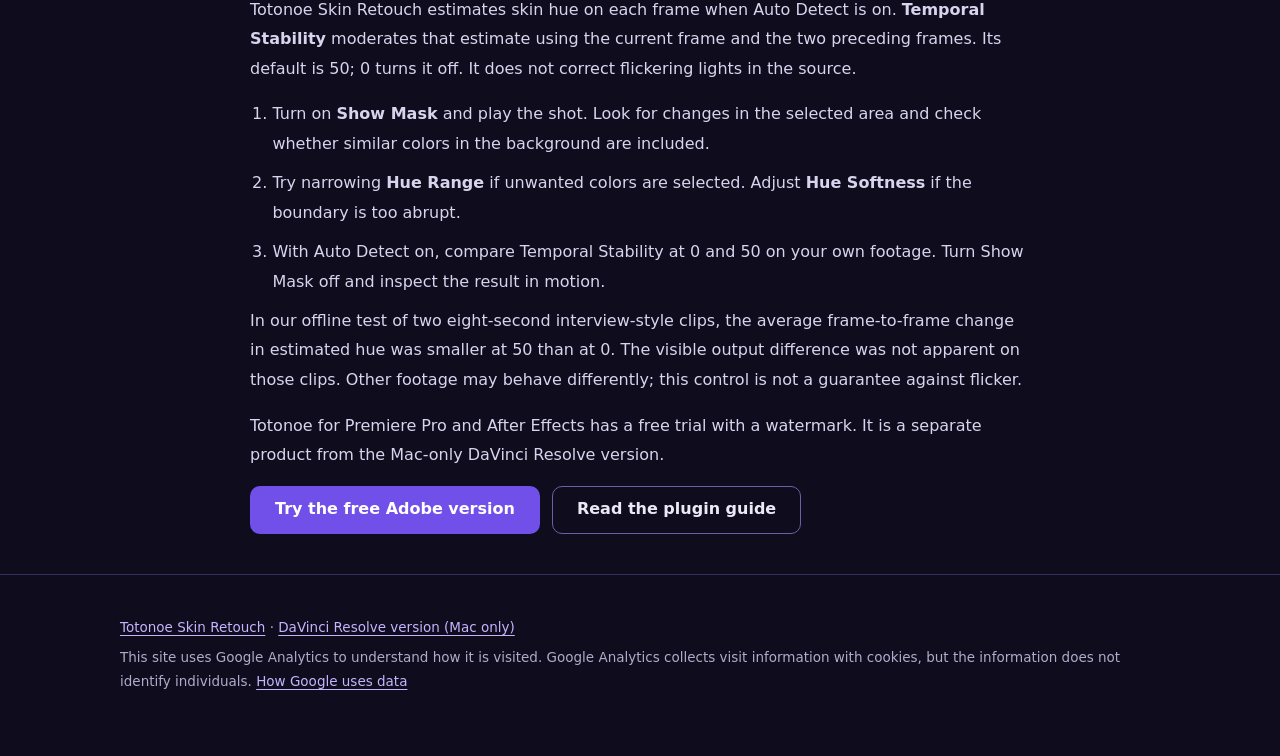
<file: en/skin-retouch-flicker/index.html>
<!doctype html>
<html lang="en"><head><meta charset="utf-8"><meta name="viewport" content="width=device-width, initial-scale=1">
<script async src="https://www.googletagmanager.com/gtag/js?id=G-DPGWX3PMB1"></script><script>window.dataLayer=window.dataLayer||[];function gtag(){dataLayer.push(arguments)}gtag('js',new Date());gtag('config','G-DPGWX3PMB1');</script>
<title>Fix Skin Retouch Flicker in Premiere Pro | Totonoe</title><meta name="description" content="Diagnose a flickering skin selection in Premiere Pro. Adjust Lumetri HSL Secondary or compare Temporal Stability in Totonoe Skin Retouch."><link rel="canonical" href="https://totonoe.designstudiomarimo.com/en/skin-retouch-flicker/"><meta property="og:type" content="article"><meta property="og:title" content="Fix Skin Retouch Flicker in Premiere Pro"><meta property="og:description" content="Check the mask, refine the selection and compare the result in motion."><meta property="og:url" content="https://totonoe.designstudiomarimo.com/en/skin-retouch-flicker/"><link rel="icon" href="../../assets/favicon.svg" type="image/svg+xml"><link rel="stylesheet" href="../../assets/style.css"><script type="application/ld+json">{"@context": "https://schema.org", "@type": "Article", "headline": "Fix flickering skin retouch in Premiere Pro", "description": "Diagnose a flickering skin selection and adjust it with Lumetri Color or Totonoe Skin Retouch.", "url": "https://totonoe.designstudiomarimo.com/en/skin-retouch-flicker/", "inLanguage": "en", "datePublished": "2026-11-13", "dateModified": "2026-11-13", "author": {"@type": "Organization", "name": "design studio marimo"}}</script>
<style>.guide{max-width:820px}.guide h1{font-size:clamp(28px,5vw,46px);line-height:1.3}.guide h2{font-size:clamp(23px,4vw,32px);margin:0 0 20px}.guide p,.guide li{color:#d9d4ee}.guide ol,.guide ul{padding-left:1.4em}.guide li{margin:.6em 0}.guide-section{padding:40px 0}.guide a:not(.btn){text-decoration:underline}</style></head><body><header><div class="wrap" style="padding-top:20px"><a href="../">Totonoe Skin Retouch</a></div></header><main>
<section class="guide-section"><div class="wrap guide"><p class="kicker">PREMIERE PRO / AFTER EFFECTS</p><h1>How to fix flickering skin retouch in Premiere Pro</h1><p>If a skin adjustment appears and disappears as a face moves, check whether the selected skin area changes between frames. This guide covers Lumetri Color's HSL Secondary controls and the mask controls in our plugin, Totonoe Skin Retouch.</p><p>Flicker can have other causes, including flickering lights in the original footage. Compare with the uncorrected clip first: if the source itself flickers, changing the skin selection alone will not fix it.</p><p><a href="https://note.com/studiomarimo/n/ne846d7d0b20e">Read the original Japanese guide</a></p></div></section>
<section class="guide-section"><div class="wrap guide"><h2>1. Check whether the selection changes</h2><p>In Lumetri Color, open HSL Secondary and enable <strong>Color/Gray</strong> to inspect the selected color range. Play the clip or step through frames. Look for skin areas or mask edges that appear and disappear, then turn the preview off.</p><p>If the selection changes, shifts in light, face angle, highlights or compression noise may be contributing. A similar-colored background or clothing can also be selected. Adobe explains these controls in its <a href="https://helpx.adobe.com/premiere/desktop/correct-color/add-color-effects/correct-color-using-hsl-secondary-controls.html">HSL Secondary guide</a>.</p></div></section>
<section class="guide-section"><div class="wrap guide"><h2>2. Refine the selection in Lumetri Color</h2><ol><li>Sample skin with the eyedropper. Use the add eyedropper to include skin in brighter and darker frames, then review what else has been selected.</li><li>Adjust the selection and try the <strong>Denoise</strong> and <strong>Blur</strong> controls in Refine. These controls affect the selected area; check the result throughout the shot.</li><li>Reduce the strength of the adjustment if the edge remains obvious. Split shots with major lighting or framing changes and adjust them separately.</li><li>Turn off Color/Gray and watch the exported clip in motion. A still frame alone can hide changes over time.</li></ol><p>Widening the selection too much can include hair, clothes or the background. Use the subtract eyedropper and check the preview before settling on a range.</p><p>For the complete built-in workflow, see <a href="../premiere-pro-skin-retouch/">how to retouch skin in Premiere Pro</a>.</p></div></section>
<section class="guide-section"><div class="wrap guide"><h2>3. Check Totonoe's mask and Temporal Stability</h2><p>Totonoe Skin Retouch estimates skin hue on each frame when Auto Detect is on. <strong>Temporal Stability</strong> moderates that estimate using the current frame and the two preceding frames. Its default is 50; 0 turns it off. It does not correct flickering lights in the source.</p><ol><li>Turn on <strong>Show Mask</strong> and play the shot. Look for changes in the selected area and check whether similar colors in the background are included.</li><li>Try narrowing <strong>Hue Range</strong> if unwanted colors are selected. Adjust <strong>Hue Softness</strong> if the boundary is too abrupt.</li><li>With Auto Detect on, compare Temporal Stability at 0 and 50 on your own footage. Turn Show Mask off and inspect the result in motion.</li></ol><p>In our offline test of two eight-second interview-style clips, the average frame-to-frame change in estimated hue was smaller at 50 than at 0. The visible output difference was not apparent on those clips. Other footage may behave differently; this control is not a guarantee against flicker.</p><p>Totonoe for Premiere Pro and After Effects has a free trial with a watermark. It is a separate product from the Mac-only DaVinci Resolve version.</p><div class="btn-row"><a class="btn btn-primary" href="https://booth.pm/en/items/8892910?utm_source=website&amp;utm_medium=article&amp;utm_campaign=skin_flicker">Try the free Adobe version</a><a class="btn btn-ghost" href="../guide/">Read the plugin guide</a></div></div></section>
</main><footer><div class="wrap"><p><a href="../">Totonoe Skin Retouch</a> · <a href="../resolve/">DaVinci Resolve version (Mac only)</a></p><p>This site uses Google Analytics to understand how it is visited. Google Analytics collects visit information with cookies, but the information does not identify individuals. <a href="https://policies.google.com/technologies/partner-sites?hl=en" rel="noopener">How Google uses data</a></p></div></footer><script src="../../assets/track.js" defer></script></body></html>
</file>
<file: assets/style.css>
:root {
  --bg: #0e0c1d;
  --bg-2: #14112a;
  --surface: #1a1733;
  --surface-2: #221e42;
  --line: #342f5e;
  --text: #ece9f7;
  --muted: #b0abcb;
  --accent: #c4b5fd;
  --accent-strong: #7050e8;
  --accent-strong-hover: #5f3fd8;
  --warn: #f2c879;
  --radius: 14px;
  --gutter: 20px;
  --maxw: 1040px;
  --font: "Hiragino Sans", "Hiragino Kaku Gothic ProN", "Yu Gothic UI", "Yu Gothic", "Noto Sans JP", Meiryo, system-ui, sans-serif;
}

*, *::before, *::after { box-sizing: border-box; }
html { scroll-behavior: smooth; scroll-padding-top: 72px; -webkit-text-size-adjust: 100%; }
body {
  margin: 0;
  background: var(--bg);
  color: var(--text);
  font-family: var(--font);
  font-size: 16px;
  line-height: 1.85;
  overflow-x: hidden;
  word-break: auto-phrase;
  line-break: strict;
  text-wrap: pretty;
}
img { max-width: 100%; height: auto; display: block; }
a { color: var(--accent); text-underline-offset: 3px; }
a:hover { color: #ddd3ff; }
h1, h2, h3 { line-height: 1.4; margin: 0; font-weight: 700; letter-spacing: 0.01em; }
p { margin: 0 0 1em; }
ul, ol { margin: 0; padding: 0; }
figure { margin: 0; }
:focus-visible { outline: 3px solid #e4dcff; outline-offset: 3px; border-radius: 4px; }

.sr-only {
  position: absolute; width: 1px; height: 1px; padding: 0; margin: -1px;
  overflow: hidden; clip: rect(0 0 0 0); white-space: nowrap; border: 0;
}
.skip {
  position: absolute; left: 8px; top: -60px; z-index: 100;
  background: #fff; color: #111; padding: 8px 14px; border-radius: 8px;
}
.skip:focus { top: 8px; }

.wrap { width: 100%; max-width: calc(var(--maxw) + var(--gutter) * 2); margin: 0 auto; padding-inline: var(--gutter); }
.narrow { max-width: 760px; }

/* banner */
.banner {
  background: linear-gradient(90deg, #2b2060, #3a2a82);
  color: #fff; font-size: 14px; text-align: center; padding: 8px var(--gutter); line-height: 1.6;
}
.banner[hidden] { display: none; }
.banner a { color: #fff; font-weight: 700; }

/* header */
.site-header {
  position: sticky; top: 0; z-index: 50;
  background: rgba(14, 12, 29, 0.92);
  backdrop-filter: blur(8px);
  border-bottom: 1px solid var(--line);
}
.site-header .wrap { display: flex; align-items: center; gap: 20px; min-height: 56px; }
.brand { font-weight: 700; color: var(--text); text-decoration: none; letter-spacing: 0.02em; white-space: nowrap; }
.brand small { color: var(--accent); font-weight: 500; margin-left: 6px; font-size: 12px; }
.nav { display: none; gap: 18px; margin-left: auto; font-size: 14px; }
.nav a { color: var(--muted); text-decoration: none; }
.nav a:hover { color: #fff; }
.header-cta { margin-left: auto; }
@media (min-width: 900px) {
  .nav { display: flex; }
  .header-cta { margin-left: 8px; }
}

/* buttons */
.btn {
  display: inline-flex; align-items: center; justify-content: center; gap: 8px;
  min-height: 48px; padding: 10px 24px; border-radius: 10px;
  font-weight: 700; font-size: 16px; text-decoration: none; text-align: center;
  border: 1px solid transparent; cursor: pointer; line-height: 1.4;
  transition: background 0.15s, border-color 0.15s;
}
.btn-primary { background: var(--accent-strong); color: #fff; }
.btn-primary:hover { background: var(--accent-strong-hover); color: #fff; }
.btn-ghost { background: transparent; color: var(--text); border-color: #6a60a8; }
.btn-ghost:hover { background: var(--surface); color: #fff; border-color: var(--accent); }
.btn-sm { min-height: 38px; padding: 6px 16px; font-size: 14px; border-radius: 8px; }
.btn-row { display: flex; flex-wrap: wrap; gap: 12px; }

/* hero */
.hero {
  padding: 48px 0 56px;
  background:
    radial-gradient(900px 420px at 80% -10%, rgba(112, 80, 232, 0.28), transparent 70%),
    linear-gradient(180deg, #120f26, var(--bg));
}
.eyebrow { color: var(--accent); font-size: 14px; font-weight: 700; letter-spacing: 0.04em; margin-bottom: 12px; }
.hero h1.eyebrow { line-height: 1.6; }
.hero .hero-title { font-size: clamp(28px, 5.6vw, 46px); line-height: 1.35; margin: 0 0 18px; font-weight: 700; letter-spacing: 0.01em; color: #fff; }
.hero .lead { color: #d9d4ee; max-width: 640px; font-size: clamp(15px, 2.4vw, 17px); }
.hero-grid { display: grid; gap: 32px; }
.hero-copy { max-width: 720px; }
.price-line { margin: 22px 0 16px; display: flex; flex-wrap: wrap; align-items: baseline; gap: 6px 14px; }
.price-line .label { color: var(--muted); font-size: 14px; }
.price-note { color: var(--muted); font-size: 13px; line-height: 1.7; margin-top: 14px; max-width: 560px; }
.host-note { color: var(--muted); font-size: 13px; line-height: 1.7; margin-top: 14px; max-width: 560px; border: 1px solid var(--line); border-radius: 10px; padding: 10px 14px; }
.host-note strong { color: var(--text); }
#resolve .hint, #pricing .wrap > .hint, #fixes .hint { color: var(--muted); font-size: 13px; margin: 14px 0 0; line-height: 1.7; }
#resolve .btn-row { margin-top: 24px; }
.chip {
  display: inline-block; font-size: 13px; padding: 4px 12px; border-radius: 999px;
  background: var(--surface-2); border: 1px solid var(--line); color: #ddd8f2; margin-top: 16px;
}

.price-now { font-size: 30px; font-weight: 800; letter-spacing: 0.01em; color: #fff; }
.price-was { color: var(--muted); font-size: 16px; text-decoration: line-through; }
.sale-tag {
  font-size: 12px; font-weight: 700; color: #1b1240; background: var(--warn);
  padding: 2px 10px; border-radius: 999px; align-self: center;
}

/* compare slider */
.cmp-wrap { max-width: 920px; }
.cmp {
  position: relative; aspect-ratio: 16 / 9; overflow: hidden; border-radius: var(--radius);
  border: 1px solid var(--line); background: #000;
  touch-action: pan-y; user-select: none; -webkit-user-select: none; --pos: 50%;
  cursor: ew-resize;
}
.cmp img { position: absolute; inset: 0; width: 100%; height: 100%; object-fit: cover; pointer-events: none; }
.cmp .img-before { clip-path: inset(0 calc(100% - var(--pos)) 0 0); }
.cmp-tag {
  position: absolute; top: 12px; padding: 4px 12px; border-radius: 6px; font-size: 13px; font-weight: 700;
  letter-spacing: 0.08em; pointer-events: none;
}
.cmp-tag.t-before { left: 12px; background: rgba(20, 16, 40, 0.85); color: #fff; }
.cmp-tag.t-after { right: 12px; background: #c4b5fd; color: #1b1240; }
.cmp-handle {
  position: absolute; top: 0; bottom: 0; left: var(--pos); width: 48px; margin-left: -24px;
  display: grid; place-items: center; cursor: ew-resize; outline-offset: -4px;
}
.cmp-handle::before { content: ""; position: absolute; top: 0; bottom: 0; left: 23px; width: 2px; background: #fff; box-shadow: 0 0 6px rgba(0,0,0,.6); }
.cmp-knob {
  position: relative; width: 44px; height: 44px; border-radius: 50%; background: #fff; color: #2a1c6e;
  display: grid; place-items: center; font-size: 15px; font-weight: 800; box-shadow: 0 2px 10px rgba(0,0,0,.5);
}
.cmp-handle:focus-visible .cmp-knob { outline: 3px solid #c4b5fd; outline-offset: 3px; }
.cap { color: var(--muted); font-size: 13px; line-height: 1.7; margin-top: 10px; }

/* sections */
section { padding: 72px 0; }
section.alt { background: var(--bg-2); border-block: 1px solid #25214a; }
.sec-head { margin-bottom: 32px; max-width: 760px; }
.sec-head .kicker { color: var(--accent); font-size: 13px; font-weight: 700; letter-spacing: 0.08em; margin-bottom: 8px; }
.sec-head h2 { font-size: clamp(24px, 4.4vw, 34px); margin-bottom: 14px; }
.sec-head p { color: #cfcae6; margin: 0; }

/* video */
.video {
  position: relative; display: block; width: 100%; max-width: 920px; aspect-ratio: 16 / 9; overflow: hidden;
  border-radius: var(--radius); border: 1px solid var(--line); background: #000; color: #fff; text-decoration: none; cursor: pointer; padding: 0;
}
.video img { position: absolute; inset: 0; width: 100%; height: 100%; object-fit: cover; opacity: 0.6; }
.video::after { content: ""; position: absolute; inset: 0; background: linear-gradient(180deg, rgba(14,12,29,.2), rgba(14,12,29,.75)); }
.video .play {
  position: absolute; z-index: 2; left: 50%; top: 46%; transform: translate(-50%, -50%);
  width: 76px; height: 76px; border-radius: 50%; background: var(--accent-strong); display: grid; place-items: center;
  box-shadow: 0 6px 24px rgba(0,0,0,.5);
}
.video .play::before { content: ""; border-left: 22px solid #fff; border-top: 13px solid transparent; border-bottom: 13px solid transparent; margin-left: 6px; }
.video .vt { position: absolute; z-index: 2; left: 0; right: 0; bottom: 18px; text-align: center; font-weight: 700; padding-inline: 12px; }
.video .vt small { display: block; color: #d6d0ee; font-weight: 400; font-size: 13px; }
.video:hover .play { background: var(--accent-strong-hover); }
.video iframe { position: absolute; inset: 0; width: 100%; height: 100%; border: 0; z-index: 3; }

/* steps */
.steps { list-style: none; display: grid; gap: 16px; counter-reset: s; }
.steps li {
  counter-increment: s; background: var(--surface); border: 1px solid var(--line); border-radius: var(--radius); padding: 22px 22px 20px;
}
.steps li::before {
  content: counter(s); display: grid; place-items: center; width: 34px; height: 34px; border-radius: 50%;
  background: var(--accent-strong); color: #fff; font-weight: 800; margin-bottom: 12px;
}
.steps h3 { font-size: 18px; margin-bottom: 6px; }
.steps p { color: #cfcae6; margin: 0; font-size: 15px; }
code, .kbd {
  font-family: ui-monospace, SFMono-Regular, Menlo, Consolas, monospace; font-size: 0.92em;
  background: #2a2552; color: #ece7ff; padding: 1px 7px; border-radius: 5px; white-space: nowrap;
}
.shot { margin-top: 36px; }
.shot img { border-radius: var(--radius); border: 1px solid var(--line); width: 100%; }

/* cards */
.grid-3 { display: grid; gap: 16px; }
.card { background: var(--surface); border: 1px solid var(--line); border-radius: var(--radius); padding: 24px; }
.card h3 { font-size: 18px; margin-bottom: 8px; }
.card p { color: #cfcae6; margin: 0; font-size: 15px; }

.split { display: grid; gap: 28px; align-items: center; }
.split .txt h2 { font-size: clamp(24px, 4.4vw, 32px); margin-bottom: 14px; }
.split .txt p { color: #cfcae6; }
.split figure { margin: 0; }
.zoom { display: block; cursor: zoom-in; }
.split figure img, .fig img, .shot img { border-radius: var(--radius); border: 1px solid var(--line); width: 100%; }
.checks { list-style: none; margin: 16px 0 0; display: grid; gap: 8px; }
.checks li { position: relative; padding-left: 26px; color: #dcd7f0; font-size: 15px; line-height: 1.7; }
.checks li::before { content: ""; position: absolute; left: 4px; top: 0.62em; width: 8px; height: 13px; border: solid var(--accent); border-width: 0 2.5px 2.5px 0; transform: translateY(-60%) rotate(40deg); }

/* detail tabs */
.fig { margin: 0 0 28px; max-width: 920px; }
.tabs-nav { display: flex; flex-wrap: wrap; gap: 8px; margin-bottom: 16px; }
.tab-btn {
  font: inherit; font-size: 14px; color: var(--text); background: var(--surface); border: 1px solid var(--line);
  border-radius: 999px; padding: 8px 16px; min-height: 40px; cursor: pointer;
}
.tab-btn[aria-selected="true"] { background: var(--accent-strong); border-color: var(--accent-strong); color: #fff; font-weight: 700; }
.tab-btn:hover { border-color: var(--accent); }
.is-tabs .fig[hidden] { display: none; }
.is-tabs .fig { margin-bottom: 0; }
.sub-h { font-size: 20px; margin: 48px 0 8px; }

/* params */
.params { display: grid; gap: 12px; margin: 0; }
.params > div { background: var(--surface); border: 1px solid var(--line); border-radius: 12px; padding: 16px 18px; }
.params dt { font-weight: 700; color: #fff; margin-bottom: 2px; }
.params dt span { color: var(--accent); font-weight: 500; font-size: 13px; margin-left: 8px; }
.params dd { margin: 0; color: #cfcae6; font-size: 14.5px; line-height: 1.75; }

.notice { background: #1d1936; border: 1px solid #4a3f86; border-left: 4px solid var(--warn); border-radius: 12px; padding: 22px 24px; }
.notice h3 { font-size: 18px; margin-bottom: 8px; }
.notice ul { padding-left: 1.2em; margin: 0; color: #dcd7f0; font-size: 15px; }
.notice li + li { margin-top: 8px; }

/* specs */
.spec-grid { display: grid; gap: 16px; }
.spec { background: var(--surface); border: 1px solid var(--line); border-radius: var(--radius); padding: 24px; }
.spec h3 { font-size: 18px; margin-bottom: 12px; }
.spec dl { margin: 0; display: grid; gap: 10px; font-size: 15px; }
.spec dt { color: var(--accent); font-size: 13px; font-weight: 700; }
.spec dd { margin: 0; color: #dcd7f0; }
.win-status { margin-top: 16px; padding: 14px 16px; background: var(--surface-2); border-radius: 10px; font-size: 14.5px; color: #e4e0f5; }
.win-status[hidden], [data-win-official][hidden], [data-win-beta][hidden] { display: none; }
.host-line { margin-top: 20px; color: #cfcae6; font-size: 15px; }

/* pricing */
.price-card {
  max-width: 560px; background: linear-gradient(180deg, #221c4d, #1a1733); border: 1px solid #5a4ca8; border-radius: 18px; padding: 32px 28px;
}
.price-card .price-big { display: flex; flex-wrap: wrap; align-items: baseline; gap: 6px 14px; margin: 8px 0 4px; }
.price-card .price-now { font-size: 44px; }
.price-card .until { color: #f2d9a3; font-size: 14px; margin-bottom: 8px; }
.price-card .checks { margin: 18px 0 24px; }
.price-card .hint { color: var(--muted); font-size: 13px; margin: 14px 0 0; line-height: 1.7; }

/* links list */
.link-cards { display: grid; gap: 14px; }
.link-card {
  display: block; background: var(--surface); border: 1px solid var(--line); border-radius: 12px; padding: 18px 20px; text-decoration: none; color: var(--text);
}
.link-card:hover { border-color: var(--accent); color: #fff; }
.link-card strong { display: block; margin-bottom: 4px; line-height: 1.55; }
.link-card span { color: var(--muted); font-size: 13.5px; line-height: 1.6; display: block; }

/* faq */
.faq { display: grid; gap: 10px; max-width: 820px; }
.faq details { background: var(--surface); border: 1px solid var(--line); border-radius: 12px; }
.faq summary {
  cursor: pointer; list-style: none; padding: 16px 48px 16px 20px; font-weight: 700; position: relative; line-height: 1.6; min-height: 48px;
}
.faq summary::-webkit-details-marker { display: none; }
.faq summary::after {
  content: ""; position: absolute; right: 22px; top: 50%; width: 9px; height: 9px;
  border: solid var(--accent); border-width: 0 2px 2px 0; transform: translateY(-70%) rotate(45deg); transition: transform 0.15s;
}
.faq details[open] summary::after { transform: translateY(-30%) rotate(225deg); }
.faq .ans { padding: 0 20px 18px; color: #d3cfea; font-size: 15px; }
.faq .ans p:last-child { margin-bottom: 0; }

/* final CTA */
.final { text-align: center; background: radial-gradient(700px 300px at 50% 0%, rgba(112,80,232,.3), transparent 70%), var(--bg-2); }
.final h2 { font-size: clamp(24px, 4.6vw, 34px); margin-bottom: 14px; }
.final p { color: #cfcae6; max-width: 620px; margin-inline: auto; }
.final .btn-row { justify-content: center; margin-top: 24px; }
.final .price-line { justify-content: center; }

/* footer */
footer { padding: 40px 0 56px; border-top: 1px solid var(--line); color: var(--muted); font-size: 13.5px; }
footer .links { display: flex; flex-wrap: wrap; gap: 8px 22px; margin-bottom: 16px; }
footer p { margin: 0 0 6px; line-height: 1.8; }

@media (min-width: 720px) {
  .steps { grid-template-columns: repeat(3, 1fr); }
  .grid-3 { grid-template-columns: repeat(3, 1fr); }
  .spec-grid { grid-template-columns: 1fr 1fr; }
  .params { grid-template-columns: 1fr 1fr; }
  .link-cards { grid-template-columns: repeat(3, 1fr); }
  .split { grid-template-columns: 1fr 1.15fr; gap: 44px; }
  .split.rev .txt { order: 2; }
}
@media (min-width: 960px) {
  .hero { padding: 72px 0 80px; }
  .hero-grid { grid-template-columns: minmax(0, 0.9fr) minmax(0, 1.2fr); gap: 44px; align-items: center; }
  .hero-copy { max-width: none; }
}
@media (max-width: 480px) {
  section { padding: 56px 0; }
  .btn-row .btn { width: 100%; }
  .price-card { padding: 26px 20px; }
  .price-card .price-now { font-size: 38px; }
  .video .play { width: 64px; height: 64px; }
}
@media (prefers-reduced-motion: reduce) {
  html { scroll-behavior: auto; }
  * { transition: none !important; }
}

.js-price { display: inline-flex; flex-wrap: wrap; align-items: baseline; gap: 4px 12px; }
.final .js-price { justify-content: center; }

/* 概要と比較の表 */
.table-wrap { overflow-x: auto; margin: 0 0 12px; }
.facts, .compare { width: 100%; border-collapse: collapse; font-size: 15px; line-height: 1.7; min-width: 480px; }
.facts th, .facts td, .compare th, .compare td { border-bottom: 1px solid var(--line); padding: 12px 14px; text-align: left; vertical-align: top; }
.facts th, .compare tbody th { color: #e7e3f7; font-weight: 700; white-space: nowrap; }
.compare thead th { color: var(--muted); font-size: 13px; font-weight: 700; }
.compare tbody th { white-space: normal; }
.facts { min-width: 0; }
.facts th { width: 8em; white-space: normal; }
.compare .price-now { font-size: inherit; font-weight: 700; }
.compare .price-was { font-size: 13px; margin-right: 6px; }
.compare .sale-tag { margin-left: 6px; }
.compare tbody tr:first-child th, .compare tbody tr:first-child td { background: var(--surface-2); }
#about .sub-h { margin-top: 36px; margin-bottom: 14px; font-size: 20px; }
</file>
